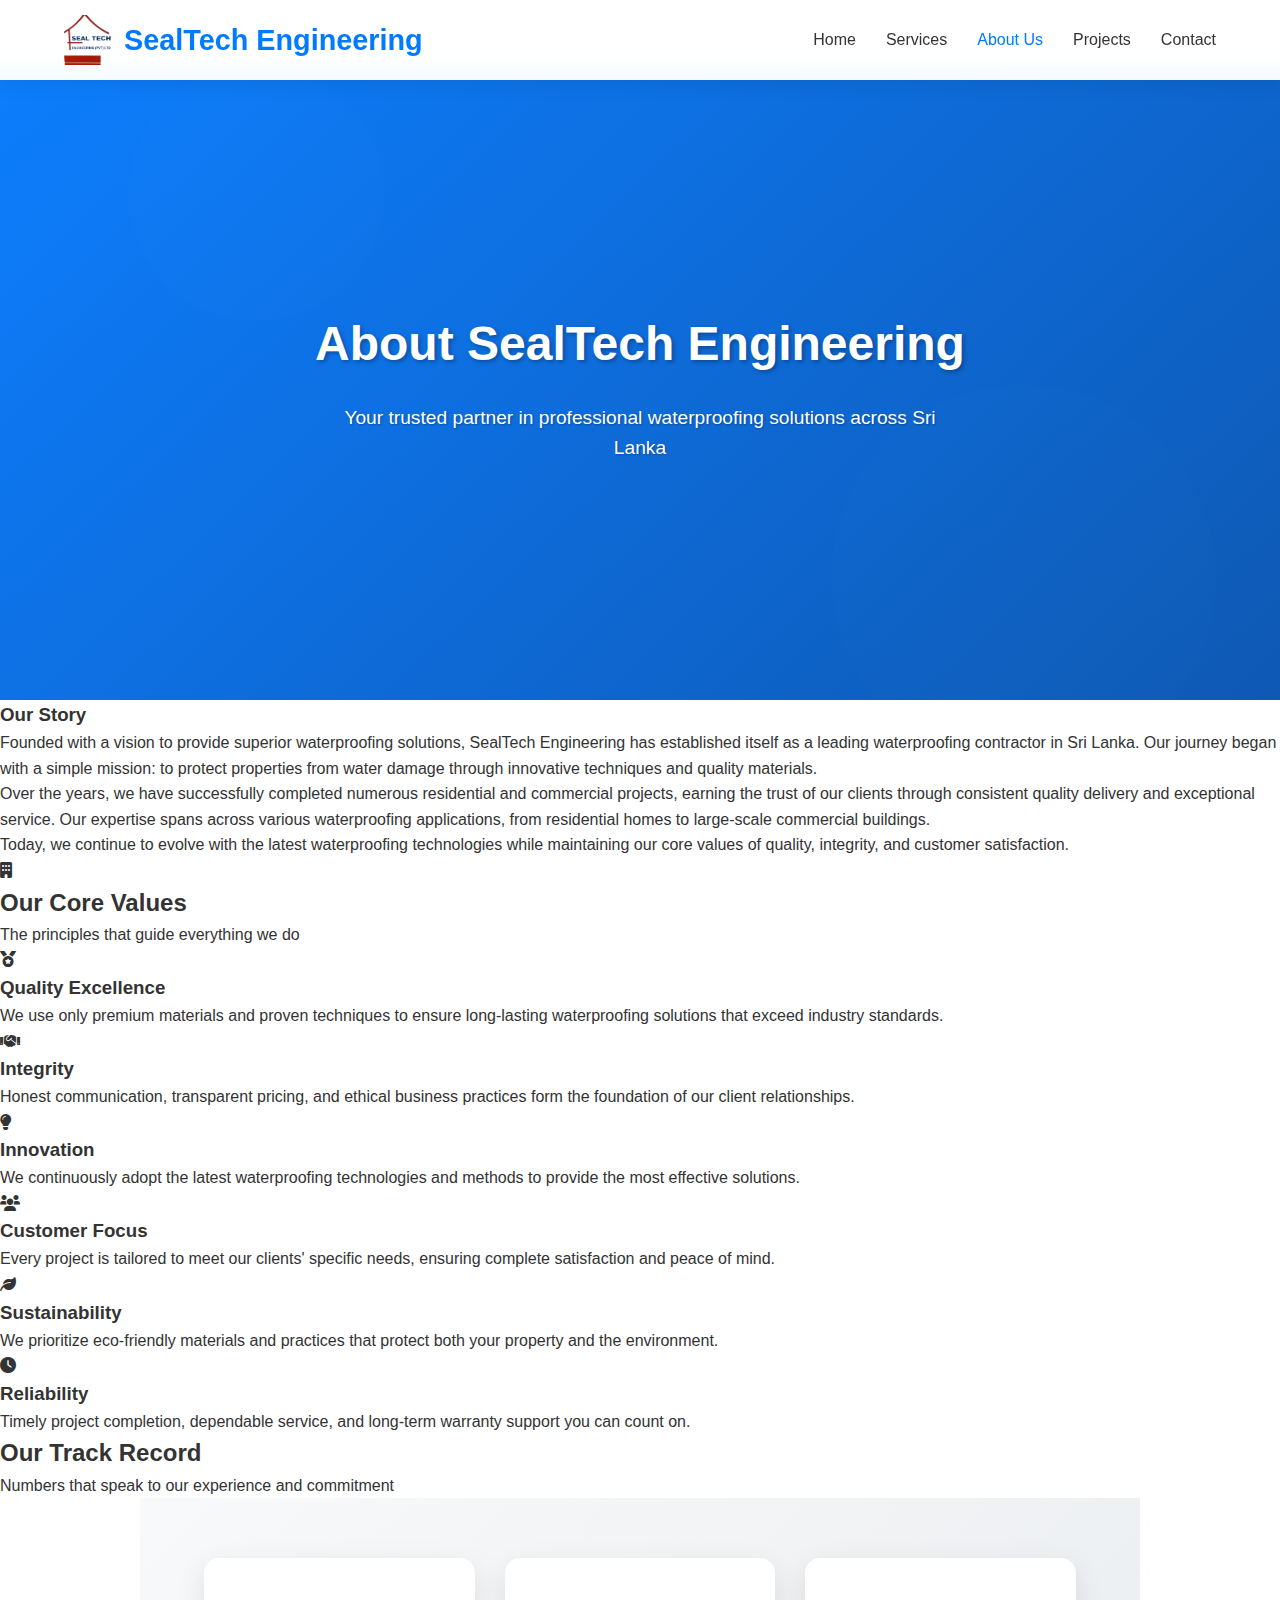
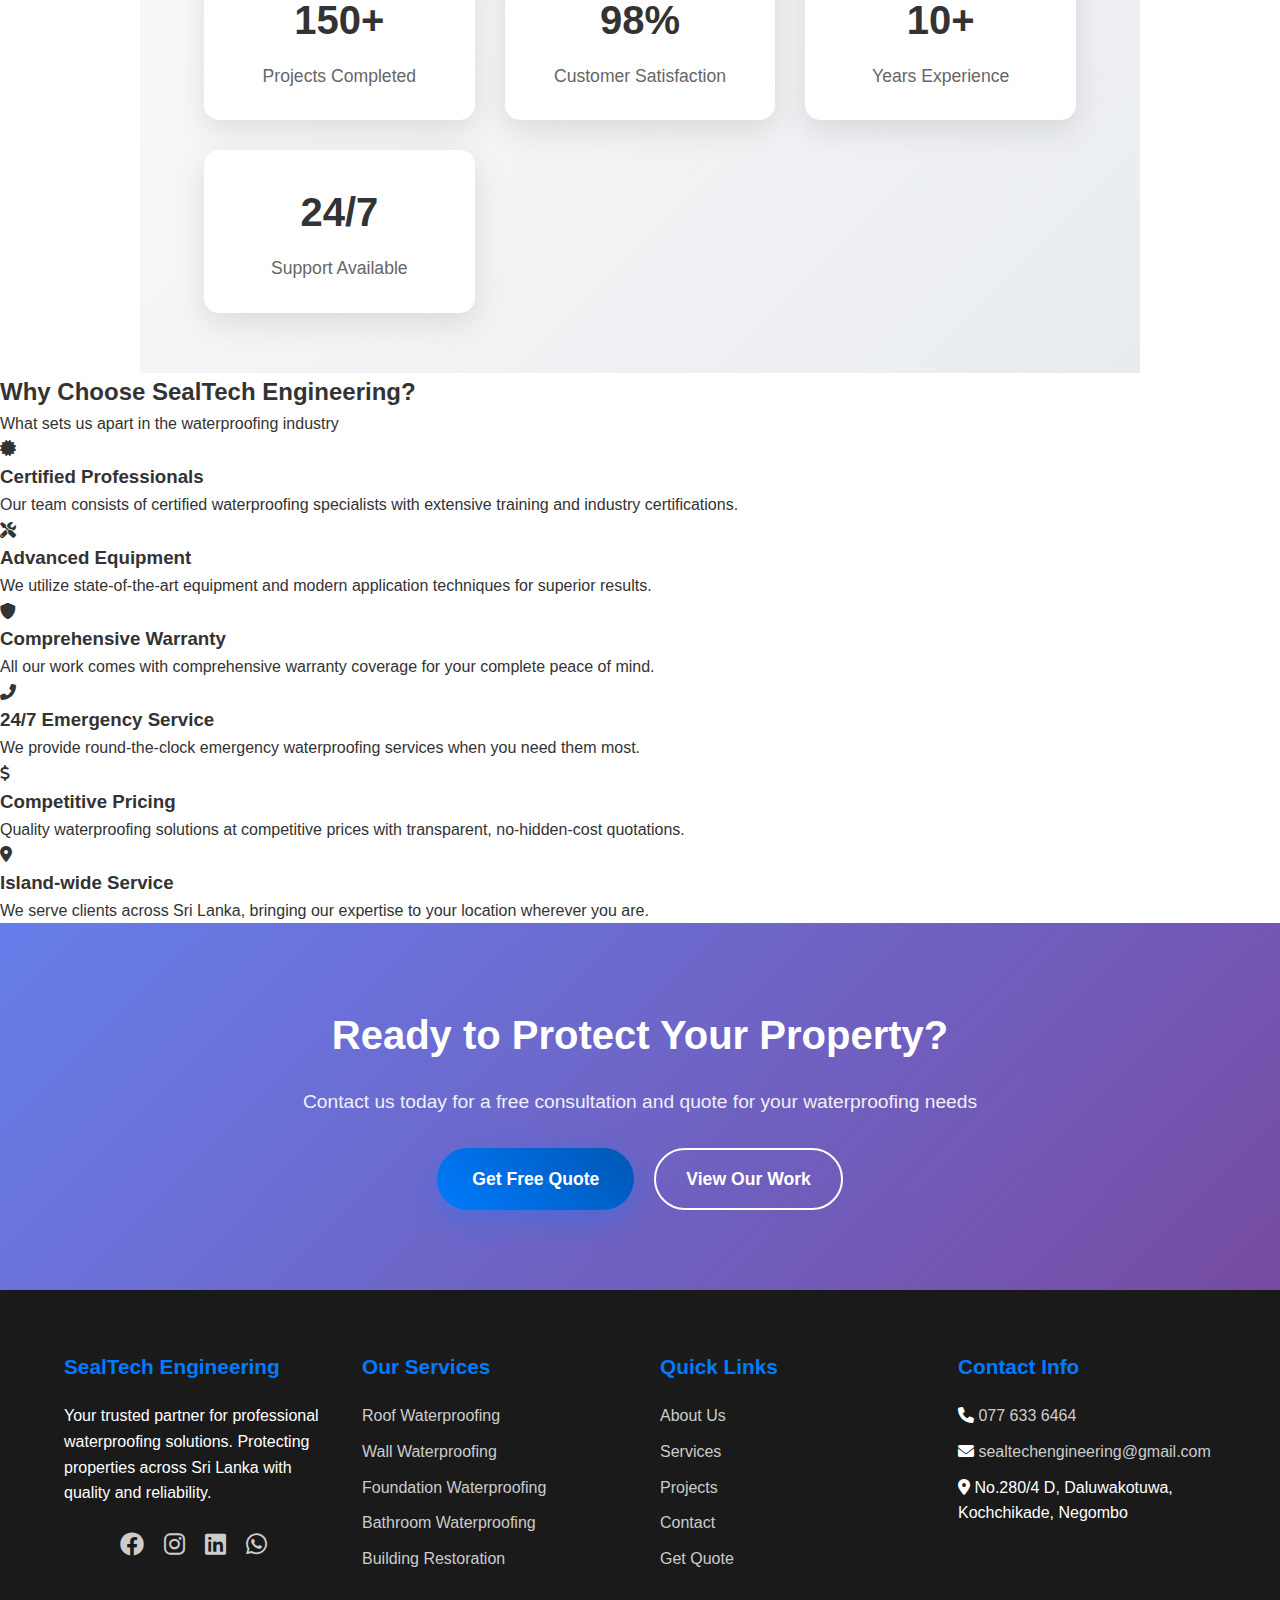
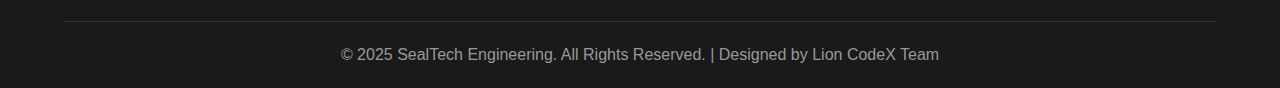
<file: pages/about.html>
<!DOCTYPE html>
<html lang="en">

<head>
    <meta charset="UTF-8">
    <meta name="viewport" content="width=device-width, initial-scale=1.0">
    <title>About Us - SealTech Engineering</title>
    <link href="../css/style.css" rel="stylesheet">
    <link href="../css/about.css" rel="stylesheet">
    <link href="https://cdnjs.cloudflare.com/ajax/libs/font-awesome/6.0.0/css/all.min.css" rel="stylesheet">
</head>

<body>
    <!-- Navigation -->
    <nav>
        <div class="logo">
            <img src="../images/logo.png" alt="Company Logo">
            <!-- <i class="fas fa-shield-alt"></i> -->
            SealTech Engineering
        </div>
        <ul class="nav-links">
            <li><a href="../index.html">Home</a></li>
            <li><a href="../pages/services.html">Services</a></li>
            <li><a href="#about" class="active">About Us</a></li>
            <li><a href="projects.html">Projects</a></li>
            <li><a href="contact.html">Contact</a></li>
        </ul>
        <div class="menu-toggle" id="menu-toggle">
            <span></span>
            <span></span>
            <span></span>
        </div>
    </nav>

    <!-- Page Header -->
    <section class="page-header">
        <div class="header-content">
            <h1>About SealTech Engineering</h1>
            <p>Your trusted partner in professional waterproofing solutions across Sri Lanka</p>
        </div>
    </section>

    <!-- Main Content -->
    <section class="main-content">
        <div class="container">
            <!-- Company Story -->
            <div class="company-story">
                <div class="story-content">
                    <h3>Our Story</h3>
                    <p>Founded with a vision to provide superior waterproofing solutions, SealTech Engineering has
                        established itself as a leading waterproofing contractor in Sri Lanka. Our journey began with a
                        simple mission: to protect properties from water damage through innovative techniques and
                        quality materials.</p>
                    <p>Over the years, we have successfully completed numerous residential and commercial projects,
                        earning the trust of our clients through consistent quality delivery and exceptional service.
                        Our expertise spans across various waterproofing applications, from residential homes to
                        large-scale commercial buildings.</p>
                    <p>Today, we continue to evolve with the latest waterproofing technologies while maintaining our
                        core values of quality, integrity, and customer satisfaction.</p>
                </div>
                <div class="story-image">
                    <i class="fas fa-building"></i>
                </div>
            </div>
        </div>
    </section>

    <!-- Values Section -->
    <section class="values-section">
        <div class="container">
            <div class="section-title">
                <h2>Our Core Values</h2>
                <p>The principles that guide everything we do</p>
            </div>
            <div class="values-grid">
                <div class="value-card">
                    <div class="value-icon">
                        <i class="fas fa-medal"></i>
                    </div>
                    <h3>Quality Excellence</h3>
                    <p>We use only premium materials and proven techniques to ensure long-lasting waterproofing
                        solutions that exceed industry standards.</p>
                </div>
                <div class="value-card">
                    <div class="value-icon">
                        <i class="fas fa-handshake"></i>
                    </div>
                    <h3>Integrity</h3>
                    <p>Honest communication, transparent pricing, and ethical business practices form the foundation of
                        our client relationships.</p>
                </div>
                <div class="value-card">
                    <div class="value-icon">
                        <i class="fas fa-lightbulb"></i>
                    </div>
                    <h3>Innovation</h3>
                    <p>We continuously adopt the latest waterproofing technologies and methods to provide the most
                        effective solutions.</p>
                </div>
                <div class="value-card">
                    <div class="value-icon">
                        <i class="fas fa-users"></i>
                    </div>
                    <h3>Customer Focus</h3>
                    <p>Every project is tailored to meet our clients' specific needs, ensuring complete satisfaction and
                        peace of mind.</p>
                </div>
                <div class="value-card">
                    <div class="value-icon">
                        <i class="fas fa-leaf"></i>
                    </div>
                    <h3>Sustainability</h3>
                    <p>We prioritize eco-friendly materials and practices that protect both your property and the
                        environment.</p>
                </div>
                <div class="value-card">
                    <div class="value-icon">
                        <i class="fas fa-clock"></i>
                    </div>
                    <h3>Reliability</h3>
                    <p>Timely project completion, dependable service, and long-term warranty support you can count on.
                    </p>
                </div>
            </div>
        </div>
    </section>

    <!-- Team Section -->
    <section class="team-section">
        <div class="container">
            <div class="section-title">
                <h2>Our Track Record</h2>
                <p>Numbers that speak to our experience and commitment</p>
            </div>
            <div class="team-stats">
                <div class="stat-item">
                    <div class="stat-number">150+</div>
                    <div class="stat-label">Projects Completed</div>
                </div>
                <div class="stat-item">
                    <div class="stat-number">98%</div>
                    <div class="stat-label">Customer Satisfaction</div>
                </div>
                <div class="stat-item">
                    <div class="stat-number">10+</div>
                    <div class="stat-label">Years Experience</div>
                </div>
                <div class="stat-item">
                    <div class="stat-number">24/7</div>
                    <div class="stat-label">Support Available</div>
                </div>
            </div>
        </div>
    </section>

    <!-- Why Choose Us -->
    <section class="why-choose">
        <div class="container">
            <div class="section-title">
                <h2>Why Choose SealTech Engineering?</h2>
                <p>What sets us apart in the waterproofing industry</p>
            </div>
            <div class="features-grid">
                <div class="feature-item">
                    <div class="feature-icon">
                        <i class="fas fa-certificate"></i>
                    </div>
                    <div class="feature-content">
                        <h3>Certified Professionals</h3>
                        <p>Our team consists of certified waterproofing specialists with extensive training and industry
                            certifications.</p>
                    </div>
                </div>
                <div class="feature-item">
                    <div class="feature-icon">
                        <i class="fas fa-tools"></i>
                    </div>
                    <div class="feature-content">
                        <h3>Advanced Equipment</h3>
                        <p>We utilize state-of-the-art equipment and modern application techniques for superior results.
                        </p>
                    </div>
                </div>
                <div class="feature-item">
                    <div class="feature-icon">
                        <i class="fas fa-shield-alt"></i>
                    </div>
                    <div class="feature-content">
                        <h3>Comprehensive Warranty</h3>
                        <p>All our work comes with comprehensive warranty coverage for your complete peace of mind.</p>
                    </div>
                </div>
                <div class="feature-item">
                    <div class="feature-icon">
                        <i class="fas fa-phone-alt"></i>
                    </div>
                    <div class="feature-content">
                        <h3>24/7 Emergency Service</h3>
                        <p>We provide round-the-clock emergency waterproofing services when you need them most.</p>
                    </div>
                </div>
                <div class="feature-item">
                    <div class="feature-icon">
                        <i class="fas fa-dollar-sign"></i>
                    </div>
                    <div class="feature-content">
                        <h3>Competitive Pricing</h3>
                        <p>Quality waterproofing solutions at competitive prices with transparent, no-hidden-cost
                            quotations.</p>
                    </div>
                </div>
                <div class="feature-item">
                    <div class="feature-icon">
                        <i class="fas fa-map-marker-alt"></i>
                    </div>
                    <div class="feature-content">
                        <h3>Island-wide Service</h3>
                        <p>We serve clients across Sri Lanka, bringing our expertise to your location wherever you are.
                        </p>
                    </div>
                </div>
            </div>
        </div>
    </section>

    <!-- CTA Section -->
    <section class="cta-section">
        <div class="container">
            <div class="cta-content">
                <h2>Ready to Protect Your Property?</h2>
                <p>Contact us today for a free consultation and quote for your waterproofing needs</p>
                <div class="cta-buttons">
                    <a href="contact.html" class="btn-primary">Get Free Quote</a>
                    <a href="projects.html" class="btn-secondary">View Our Work</a>
                </div>
            </div>
        </div>
    </section>

    <!-- Footer -->
    <footer>
        <div class="footer-content">
            <div class="footer-section">
                <h3>SealTech Engineering</h3>
                <p>Your trusted partner for professional waterproofing solutions. Protecting properties across Sri Lanka
                    with quality and reliability.</p>
                <div class="social-links">
                    <a href="#"><i class="fab fa-facebook"></i></a>
                    <a href="#"><i class="fab fa-instagram"></i></a>
                    <a href="#"><i class="fab fa-linkedin"></i></a>
                    <a href="#"><i class="fab fa-whatsapp"></i></a>
                </div>
            </div>
            <div class="footer-section">
                <h3>Our Services</h3>
                <ul>
                    <li><a href="../pages/services.html">Roof Waterproofing</a></li>
                    <li><a href="../pages/services.html">Wall Waterproofing</a></li>
                    <li><a href="../pages/services.html">Foundation Waterproofing</a></li>
                    <li><a href="../pages/services.html">Bathroom Waterproofing</a></li>
                    <li><a href="../pages/services.html">Building Restoration</a></li>
                </ul>
            </div>
            <div class="footer-section">
                <h3>Quick Links</h3>
                <ul>
                    <li><a href="#" class="active">About Us</a></li>
                    <li><a href="../pages/services.html">Services</a></li>
                    <li><a href="projects.html">Projects</a></li>
                    <li><a href="contact.html">Contact</a></li>
                    <li><a href="../index.html">Get Quote</a></li>
                </ul>
            </div>
            <div class="footer-section">
                <h3>Contact Info</h3>
                <ul>
                    <li><i class="fas fa-phone"></i> <a href="tel:0776336464">077 633 6464</a></li>
                    <li><i class="fas fa-envelope"></i> <a
                            href="mailto:sealtechengineering@gmail.com">sealtechengineering@gmail.com</a></li>
                    <li><i class="fas fa-map-marker-alt"></i> No.280/4 D, Daluwakotuwa, Kochchikade, Negombo</li>
                </ul>
            </div>
        </div>
        <div class="footer-bottom">
            <p>&copy; 2025 SealTech Engineering. All Rights Reserved. | Designed by Lion CodeX Team</p>
        </div>
    </footer>
    <script src="../js/script.js"></script>
    <script src="../js/about.js"></script>
</body>

</html>
</file>
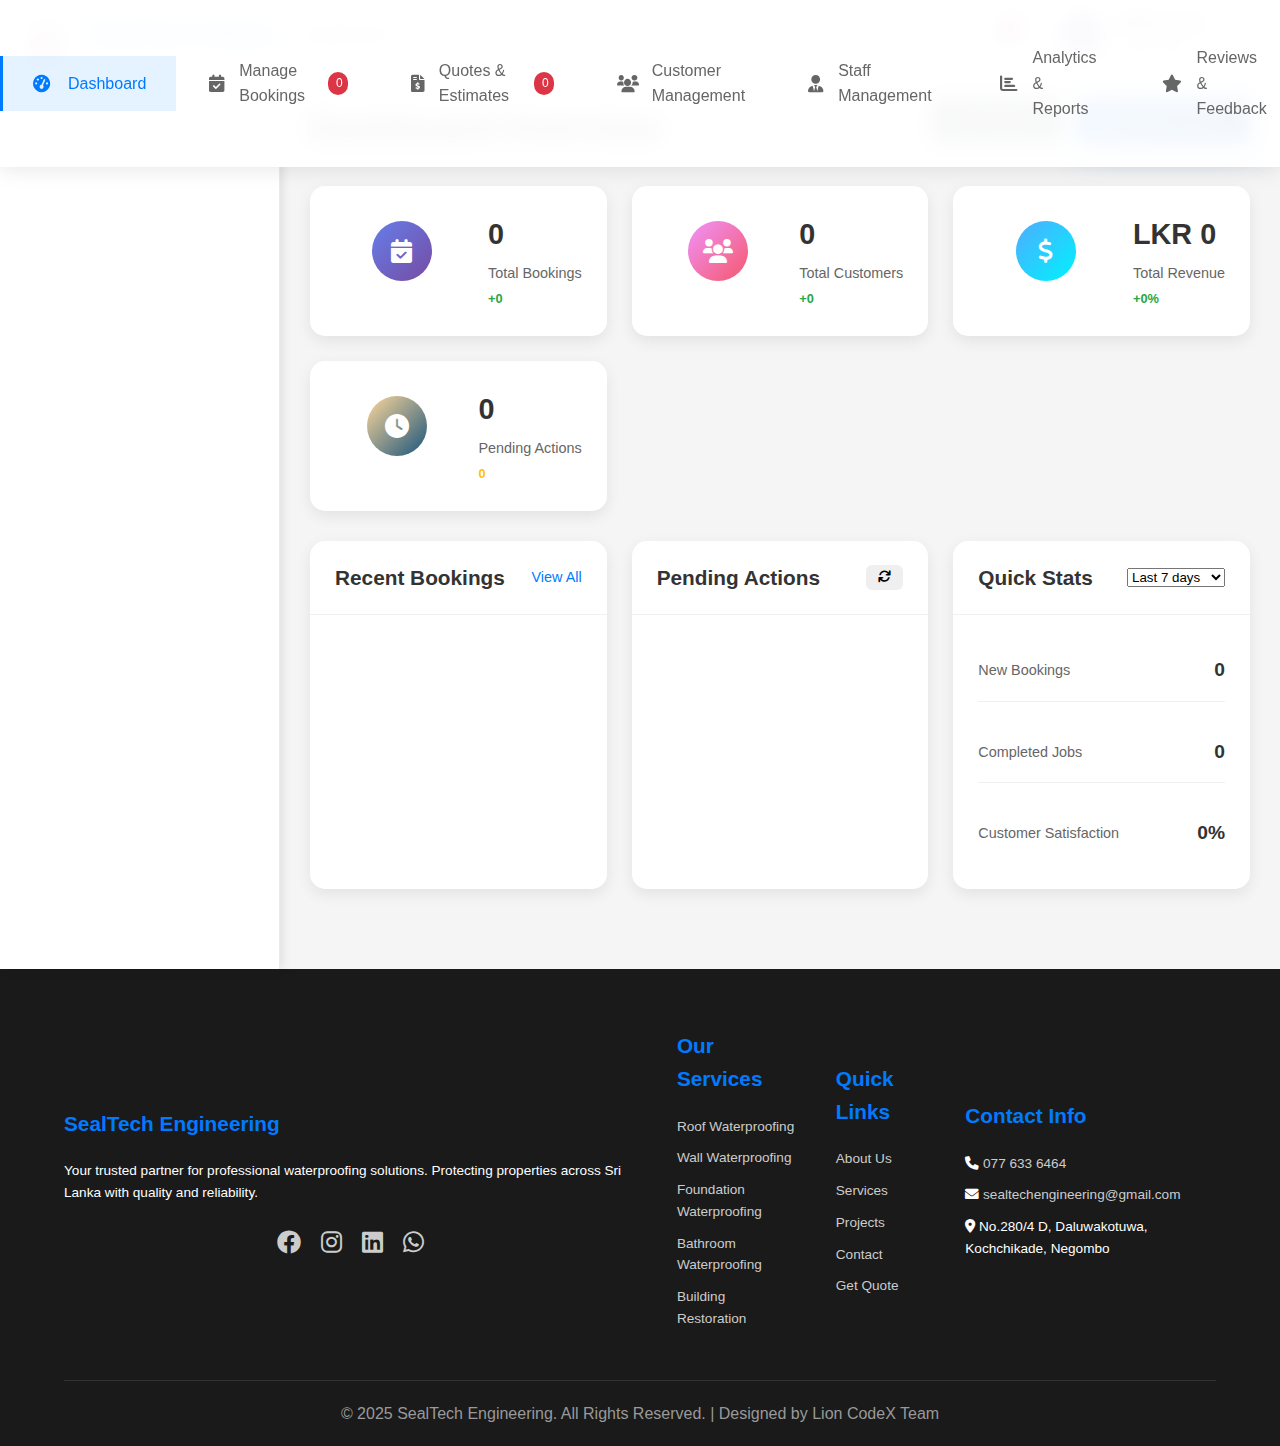
<file: pages/admin-dashboard.html>
<!DOCTYPE html>
<html lang="en">

<head>
    <meta charset="UTF-8">
    <meta name="viewport" content="width=device-width, initial-scale=1.0">
    <title>Admin Dashboard - SealTech Engineering</title>
    <link href="https://cdnjs.cloudflare.com/ajax/libs/font-awesome/6.0.0/css/all.min.css" rel="stylesheet">
    <link href="../css/style.css" rel="stylesheet">
    <link href="../css/admin-dashboard.css" rel="stylesheet">
</head>

<body class="admin-dashboard">
    <!-- Top Navigation -->
    <nav class="admin-nav">
        <div class="nav-left">
            <div class="logo">
                <img src="../images/logo.png" alt="Company Logo">
                <span>SealTech Admin</span>
            </div>
            <div class="breadcrumb">
                <span id="currentSection">Dashboard</span>
            </div>
        </div>

        <div class="nav-right">
            <div class="notification-icon">
                <i class="fas fa-bell"></i>
                <span class="notification-count" id="notificationCount">0</span>
            </div>
            <div class="admin-menu">
                <div class="admin-avatar">
                    <i class="fas fa-user-shield"></i>
                </div>
                <div class="admin-info">
                    <span id="adminName">Admin User</span>
                    <small id="adminRole">Administrator</small>
                </div>
                <div class="dropdown-trigger">
                    <i class="fas fa-chevron-down"></i>
                </div>
                <div class="admin-dropdown">
                    <a href="#" onclick="showSection('settings')">Settings</a>
                    <a href="#" onclick="logout()">Logout</a>
                </div>
            </div>
        </div>
    </nav>

    <!-- Main Container -->
    <div class="admin-container">
        <!-- Sidebar -->
        <aside class="admin-sidebar">
            <nav class="sidebar-nav">
                <a href="#dashboard" class="nav-item active" onclick="showSection('dashboard')">
                    <i class="fas fa-tachometer-alt"></i>
                    <span>Dashboard</span>
                </a>
                <a href="#bookings" class="nav-item" onclick="showSection('bookings')">
                    <i class="fas fa-calendar-check"></i>
                    <span>Manage Bookings</span>
                    <span class="badge" id="pendingBookingsBadge">0</span>
                </a>
                <a href="#quotes" class="nav-item" onclick="showSection('quotes')">
                    <i class="fas fa-file-invoice-dollar"></i>
                    <span>Quotes & Estimates</span>
                    <span class="badge" id="pendingQuotesBadge">0</span>
                </a>
                <a href="#customers" class="nav-item" onclick="showSection('customers')">
                    <i class="fas fa-users"></i>
                    <span>Customer Management</span>
                </a>
                <a href="#staff" class="nav-item" onclick="showSection('staff')">
                    <i class="fas fa-user-tie"></i>
                    <span>Staff Management</span>
                </a>
                <a href="#analytics" class="nav-item" onclick="showSection('analytics')">
                    <i class="fas fa-chart-bar"></i>
                    <span>Analytics & Reports</span>
                </a>
                <a href="#reviews" class="nav-item" onclick="showSection('reviews')">
                    <i class="fas fa-star"></i>
                    <span>Reviews & Feedback</span>
                </a>
                <a href="#settings" class="nav-item" onclick="showSection('settings')">
                    <i class="fas fa-cog"></i>
                    <span>System Settings</span>
                </a>
            </nav>
        </aside>

        <!-- Main Content -->
        <main class="admin-main">
            <!-- Dashboard Section -->
            <section id="dashboard" class="admin-section active">
                <div class="section-header">
                    <h1>Dashboard Overview</h1>
                    <div class="header-actions">
                        <button class="btn-secondary" onclick="refreshData()">
                            <i class="fas fa-sync-alt"></i>
                            Refresh
                        </button>
                        <button class="btn-primary" onclick="exportReport()">
                            <i class="fas fa-download"></i>
                            Export Report
                        </button>
                    </div>
                </div>

                <!-- Stats Grid -->
                <div class="stats-grid">
                    <div class="stat-card">
                        <div class="stat-icon booking">
                            <i class="fas fa-calendar-check"></i>
                        </div>
                        <div class="stat-info">
                            <h3 id="totalBookingsCount">0</h3>
                            <p>Total Bookings</p>
                            <span class="stat-change positive" id="bookingsChange">+0</span>
                        </div>
                    </div>
                    <div class="stat-card">
                        <div class="stat-icon customer">
                            <i class="fas fa-users"></i>
                        </div>
                        <div class="stat-info">
                            <h3 id="totalCustomersCount">0</h3>
                            <p>Total Customers</p>
                            <span class="stat-change positive" id="customersChange">+0</span>
                        </div>
                    </div>
                    <div class="stat-card">
                        <div class="stat-icon revenue">
                            <i class="fas fa-dollar-sign"></i>
                        </div>
                        <div class="stat-info">
                            <h3 id="totalRevenueCount">LKR 0</h3>
                            <p>Total Revenue</p>
                            <span class="stat-change positive" id="revenueChange">+0%</span>
                        </div>
                    </div>
                    <div class="stat-card">
                        <div class="stat-icon pending">
                            <i class="fas fa-clock"></i>
                        </div>
                        <div class="stat-info">
                            <h3 id="pendingActionsCount">0</h3>
                            <p>Pending Actions</p>
                            <span class="stat-change neutral" id="pendingChange">0</span>
                        </div>
                    </div>
                </div>

                <!-- Dashboard Content -->
                <div class="dashboard-content">
                    <!-- Recent Bookings -->
                    <div class="dashboard-card">
                        <div class="card-header">
                            <h2>Recent Bookings</h2>
                            <a href="#bookings" onclick="showSection('bookings')">View All</a>
                        </div>
                        <div class="card-content">
                            <div id="recentBookingsList" class="recent-list">
                                <!-- Recent bookings will be loaded here -->
                            </div>
                        </div>
                    </div>

                    <!-- Pending Actions -->
                    <div class="dashboard-card">
                        <div class="card-header">
                            <h2>Pending Actions</h2>
                            <button class="btn-small" onclick="refreshPendingActions()">
                                <i class="fas fa-sync"></i>
                            </button>
                        </div>
                        <div class="card-content">
                            <div id="pendingActionsList" class="pending-actions">
                                <!-- Pending actions will be loaded here -->
                            </div>
                        </div>
                    </div>

                    <!-- Quick Stats -->
                    <div class="dashboard-card">
                        <div class="card-header">
                            <h2>Quick Stats</h2>
                            <select id="statsTimeRange" onchange="updateQuickStats()">
                                <option value="7">Last 7 days</option>
                                <option value="30">Last 30 days</option>
                                <option value="90">Last 90 days</option>
                            </select>
                        </div>
                        <div class="card-content">
                            <div class="quick-stats">
                                <div class="quick-stat">
                                    <span class="stat-label">New Bookings</span>
                                    <span class="stat-value" id="newBookingsCount">0</span>
                                </div>
                                <div class="quick-stat">
                                    <span class="stat-label">Completed Jobs</span>
                                    <span class="stat-value" id="completedJobsCount">0</span>
                                </div>
                                <div class="quick-stat">
                                    <span class="stat-label">Customer Satisfaction</span>
                                    <span class="stat-value" id="satisfactionRate">0%</span>
                                </div>
                            </div>
                        </div>
                    </div>
                </div>
            </section>

            <!-- Bookings Management Section -->
            <section id="bookings" class="admin-section">
                <div class="section-header">
                    <h1>Bookings Management</h1>
                    <div class="section-filters">
                        <select id="bookingStatusFilter" onchange="filterBookings()">
                            <option value="all">All Status</option>
                            <option value="pending">Pending</option>
                            <option value="confirmed">Confirmed</option>
                            <option value="in-progress">In Progress</option>
                            <option value="completed">Completed</option>
                            <option value="cancelled">Cancelled</option>
                        </select>
                        <select id="serviceTypeFilter" onchange="filterBookings()">
                            <option value="all">All Services</option>
                            <option value="roof">Roof Waterproofing</option>
                            <option value="wall">Wall Waterproofing</option>
                            <option value="foundation">Foundation Waterproofing</option>
                            <option value="bathroom">Bathroom Waterproofing</option>
                            <option value="basement">Basement Waterproofing</option>
                            <option value="commercial">Commercial</option>
                        </select>
                        <input type="search" id="bookingSearch" placeholder="Search bookings..."
                            oninput="filterBookings()">
                    </div>
                </div>

                <div class="bookings-table-container">
                    <table class="bookings-table" id="bookingsTable">
                        <thead>
                            <tr>
                                <th>Booking ID</th>
                                <th>Customer</th>
                                <th>Service</th>
                                <th>Location</th>
                                <th>Date</th>
                                <th>Status</th>
                                <th>Actions</th>
                            </tr>
                        </thead>
                        <tbody id="bookingsTableBody">
                            <!-- Bookings will be loaded here -->
                        </tbody>
                    </table>
                </div>
            </section>

            <!-- Quotes Section -->
            <section id="quotes" class="admin-section">
                <div class="section-header">
                    <h1>Quotes & Estimates</h1>
                    <button class="btn-primary" onclick="createNewQuote()">
                        <i class="fas fa-plus"></i>
                        Create Quote
                    </button>
                </div>

                <div class="quotes-container" id="quotesContainer">
                    <!-- Quotes will be loaded here -->
                </div>
            </section>

            <!-- Customer Management Section -->
            <section id="customers" class="admin-section">
                <div class="section-header">
                    <h1>Customer Management</h1>
                    <div class="section-filters">
                        <input type="search" id="customerSearch" placeholder="Search customers..."
                            oninput="filterCustomers()">
                        <select id="customerTypeFilter" onchange="filterCustomers()">
                            <option value="all">All Types</option>
                            <option value="individual">Individual</option>
                            <option value="business">Business</option>
                            <option value="contractor">Contractor</option>
                        </select>
                    </div>
                </div>

                <div class="customers-grid" id="customersGrid">
                    <!-- Customers will be loaded here -->
                </div>
            </section>

            <!-- Staff Management Section -->
            <section id="staff" class="admin-section">
                <div class="section-header">
                    <h1>Staff Management</h1>
                    <button class="btn-primary" onclick="addNewStaff()">
                        <i class="fas fa-user-plus"></i>
                        Add Staff Member
                    </button>
                </div>

                <div class="staff-container" id="staffContainer">
                    <!-- Staff members will be loaded here -->
                </div>
            </section>

            <!-- Analytics Section -->
            <section id="analytics" class="admin-section">
                <div class="section-header">
                    <h1>Analytics & Reports</h1>
                    <div class="header-actions">
                        <select id="analyticsTimeRange" onchange="updateAnalytics()">
                            <option value="7">Last 7 days</option>
                            <option value="30">Last 30 days</option>
                            <option value="90">Last 90 days</option>
                            <option value="365">Last year</option>
                        </select>
                    </div>
                </div>

                <div class="analytics-grid">
                    <div class="analytics-card">
                        <h3>Booking Trends</h3>
                        <div class="chart-container">
                            <div class="chart-placeholder">
                                <i class="fas fa-chart-line"></i>
                                <p>Booking trends chart will be displayed here</p>
                            </div>
                        </div>
                    </div>

                    <div class="analytics-card">
                        <h3>Service Distribution</h3>
                        <div class="chart-container">
                            <div class="chart-placeholder">
                                <i class="fas fa-chart-pie"></i>
                                <p>Service distribution chart will be displayed here</p>
                            </div>
                        </div>
                    </div>

                    <div class="analytics-card">
                        <h3>Revenue Analysis</h3>
                        <div class="chart-container">
                            <div class="chart-placeholder">
                                <i class="fas fa-chart-bar"></i>
                                <p>Revenue analysis chart will be displayed here</p>
                            </div>
                        </div>
                    </div>

                    <div class="analytics-card">
                        <h3>Customer Satisfaction</h3>
                        <div class="satisfaction-metrics">
                            <div class="metric">
                                <span class="metric-value" id="avgRating">0.0</span>
                                <span class="metric-label">Average Rating</span>
                            </div>
                            <div class="metric">
                                <span class="metric-value" id="totalReviews">0</span>
                                <span class="metric-label">Total Reviews</span>
                            </div>
                            <div class="rating-breakdown" id="ratingBreakdown">
                                <!-- Rating breakdown will be loaded here -->
                            </div>
                        </div>
                    </div>
                </div>
            </section>

            <!-- Reviews Section -->
            <section id="reviews" class="admin-section">
                <div class="section-header">
                    <h1>Reviews & Feedback</h1>
                    <div class="section-filters">
                        <select id="reviewsFilter" onchange="filterReviews()">
                            <option value="all">All Reviews</option>
                            <option value="5">5 Stars</option>
                            <option value="4">4 Stars</option>
                            <option value="3">3 Stars</option>
                            <option value="2">2 Stars</option>
                            <option value="1">1 Star</option>
                        </select>
                    </div>
                </div>

                <div class="reviews-container" id="reviewsContainer">
                    <!-- Reviews will be loaded here -->
                </div>
            </section>

            <!-- Settings Section -->
            <section id="settings" class="admin-section">
                <div class="section-header">
                    <h1>System Settings</h1>
                </div>

                <div class="settings-container">
                    <div class="settings-card">
                        <h3>Business Information</h3>
                        <form id="businessInfoForm">
                            <div class="form-group">
                                <label for="businessName">Business Name</label>
                                <input type="text" id="businessName" value="SealTech Engineering">
                            </div>
                            <div class="form-group">
                                <label for="businessPhone">Phone Number</label>
                                <input type="tel" id="businessPhone" value="077 633 6464">
                            </div>
                            <div class="form-group">
                                <label for="businessEmail">Email</label>
                                <input type="email" id="businessEmail" value="info@sealtechengineering.com">
                            </div>
                            <div class="form-group">
                                <label for="businessAddress">Address</label>
                                <textarea id="businessAddress">No.280/4 D, Daluwakotuwa, Kochchikade, Negombo</textarea>
                            </div>
                            <button type="submit" class="btn-primary">Save Changes</button>
                        </form>
                    </div>

                    <div class="settings-card">
                        <h3>Service Settings</h3>
                        <form id="serviceSettingsForm">
                            <div class="form-group">
                                <label>
                                    <input type="checkbox" id="autoConfirmBookings">
                                    Auto-confirm bookings
                                </label>
                            </div>
                            <div class="form-group">
                                <label>
                                    <input type="checkbox" id="emailNotifications" checked>
                                    Send email notifications
                                </label>
                            </div>
                            <div class="form-group">
                                <label>
                                    <input type="checkbox" id="smsNotifications">
                                    Send SMS notifications
                                </label>
                            </div>
                            <div class="form-group">
                                <label for="maxBookingsPerDay">Max bookings per day</label>
                                <input type="number" id="maxBookingsPerDay" value="10" min="1">
                            </div>
                            <button type="submit" class="btn-primary">Save Settings</button>
                        </form>
                    </div>

                    <div class="settings-card">
                        <h3>Account Actions</h3>
                        <div class="form-group">
                            <button class="btn-secondary" onclick="changeAdminPassword()">
                                <i class="fas fa-key"></i>
                                Change Password
                            </button>
                        </div>
                        <div class="form-group">
                            <button class="btn-secondary" onclick="backupData()">
                                <i class="fas fa-database"></i>
                                Backup Data
                            </button>
                        </div>
                        <div class="form-group">
                            <button class="btn-danger" onclick="systemReset()">
                                <i class="fas fa-exclamation-triangle"></i>
                                System Reset
                            </button>
                        </div>
                    </div>
                </div>
            </section>
        </main>
    </div>

    </div>

    <!-- Footer -->
    <footer>
        <div class="footer-content">
            <div class="footer-section">
                <h3>SealTech Engineering</h3>
                <p>Your trusted partner for professional waterproofing solutions. Protecting properties across Sri Lanka
                    with quality and reliability.</p>
                <div class="social-links">
                    <a href="#"><i class="fab fa-facebook"></i></a>
                    <a href="#"><i class="fab fa-instagram"></i></a>
                    <a href="#"><i class="fab fa-linkedin"></i></a>
                    <a href="#"><i class="fab fa-whatsapp"></i></a>
                </div>
            </div>
            <div class="footer-section">
                <h3>Our Services</h3>
                <ul>
                    <li><a href="../pages/services.html">Roof Waterproofing</a></li>
                    <li><a href="../pages/services.html">Wall Waterproofing</a></li>
                    <li><a href="../pages/services.html">Foundation Waterproofing</a></li>
                    <li><a href="../pages/services.html">Bathroom Waterproofing</a></li>
                    <li><a href="../pages/services.html">Building Restoration</a></li>
                </ul>
            </div>
            <div class="footer-section">
                <h3>Quick Links</h3>
                <ul>
                    <li><a href="#" class="active">About Us</a></li>
                    <li><a href="../pages/services.html">Services</a></li>
                    <li><a href="projects.html">Projects</a></li>
                    <li><a href="contact.html">Contact</a></li>
                    <li><a href="../index.html">Get Quote</a></li>
                </ul>
            </div>
            <div class="footer-section">
                <h3>Contact Info</h3>
                <ul>
                    <li><i class="fas fa-phone"></i> <a href="tel:0776336464">077 633 6464</a></li>
                    <li><i class="fas fa-envelope"></i> <a
                            href="mailto:sealtechengineering@gmail.com">sealtechengineering@gmail.com</a></li>
                    <li><i class="fas fa-map-marker-alt"></i> No.280/4 D, Daluwakotuwa, Kochchikade, Negombo</li>
                </ul>
            </div>
        </div>
        <div class="footer-bottom">
            <p>&copy; 2025 SealTech Engineering. All Rights Reserved. | Designed by Lion CodeX Team</p>
        </div>
    </footer>

    <!-- Load JavaScript Files -->
    <script src="../js/script.js"></script>
    <script src="../js/admin-dashboard.js"></script>

    <!-- Utility Functions for Settings (temporary placeholders) -->
    <script>
        // Additional functions that weren't in the original admin-dashboard.js
        function createNewQuote() {
            showNotification('Create new quote functionality would be implemented here', 'info');
        }

        function addNewStaff() {
            showNotification('Add staff functionality would be implemented here', 'info');
        }

        function updateAnalytics() {
            showNotification('Analytics updated for selected time range', 'info');
        }

        function refreshPendingActions() {
            loadPendingActions();
            showNotification('Pending actions refreshed!', 'info');
        }

        function changeAdminPassword() {
            showNotification('Password change functionality would be implemented here', 'info');
        }

        function backupData() {
            showNotification('Data backup functionality would be implemented here', 'info');
        }

        function systemReset() {
            if (confirm('Are you sure you want to reset the system? This action cannot be undone.')) {
                showNotification('System reset functionality would be implemented here', 'warning');
            }
        }
    </script>

</body>

</html>
</file>
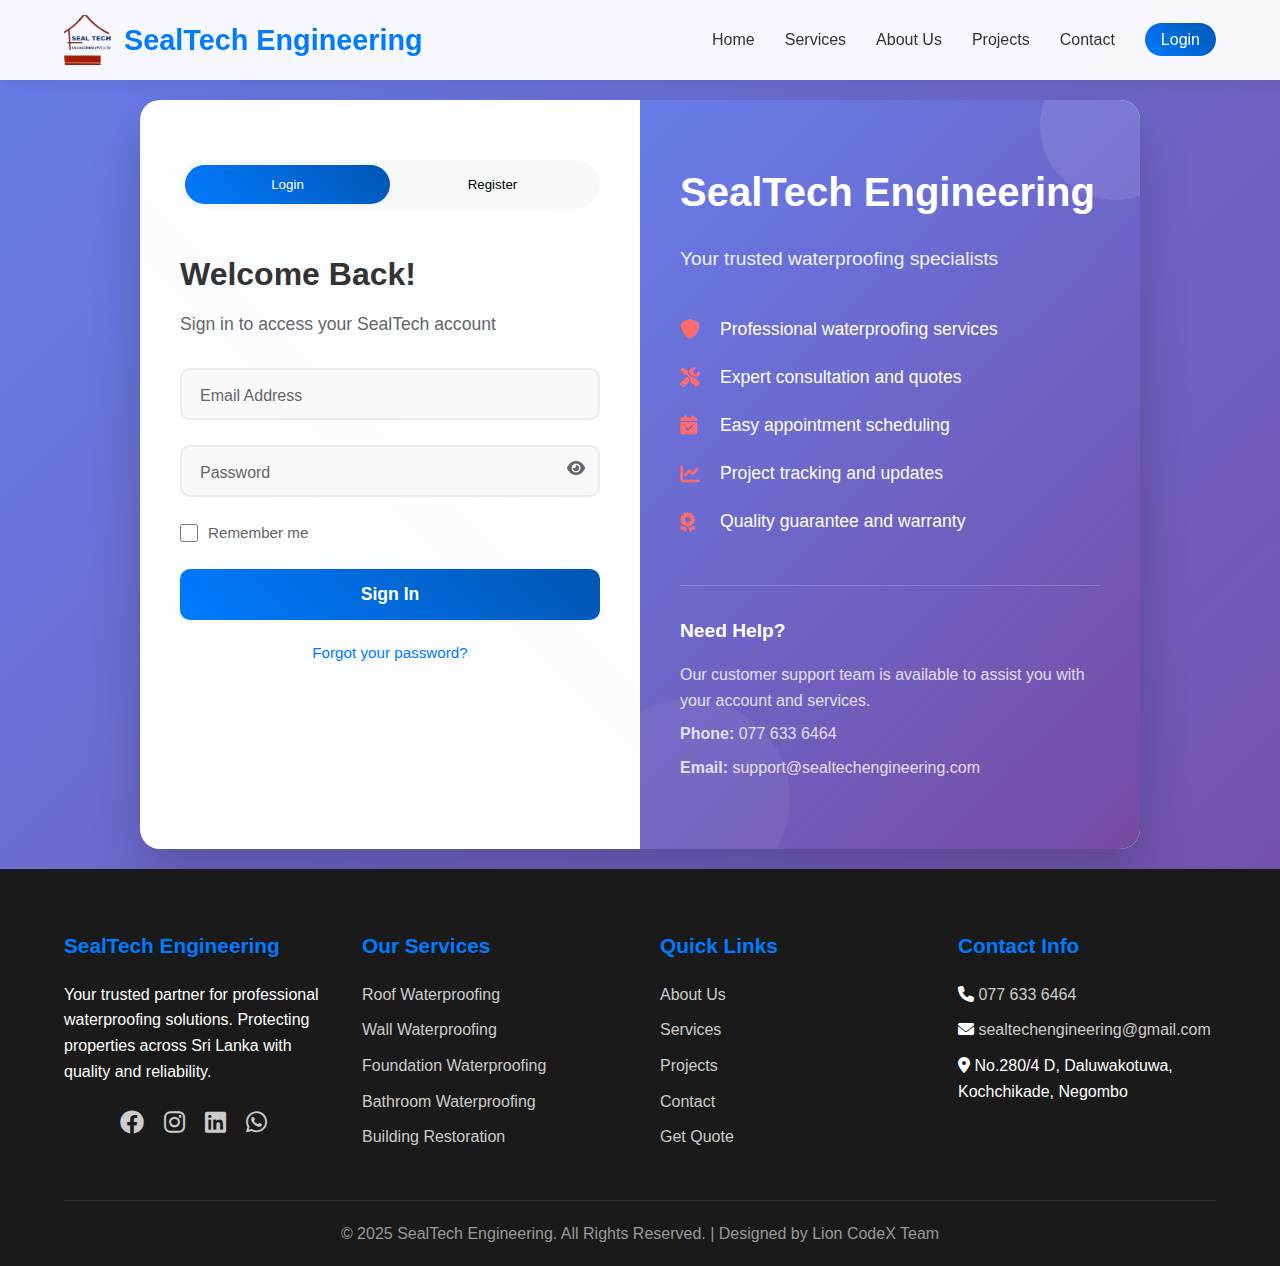
<file: pages/auth.html>
<!DOCTYPE html>
<html lang="en">

<head>
    <meta charset="UTF-8">
    <meta name="viewport" content="width=device-width, initial-scale=1.0">
    <title>Login & Register - SealTech Engineering</title>
    <link href="https://cdnjs.cloudflare.com/ajax/libs/font-awesome/6.0.0/css/all.min.css" rel="stylesheet">
    <link href="../css/style.css" rel="stylesheet">
    <link href="../css/auth.css" rel="stylesheet">
</head>

<body>
    <!-- Navigation -->
    <nav>
        <div class="logo">
            <img src="../images/logo.png" alt="Company Logo">
            SealTech Engineering
        </div>
        <ul class="nav-links">
            <li><a href="../index.html">Home</a></li>
            <li><a href="services.html">Services</a></li>
            <li><a href="about.html">About Us</a></li>
            <li><a href="projects.html">Projects</a></li>
            <li><a href="contact.html">Contact</a></li>
        </ul>
        <div class="menu-toggle" id="menu-toggle">
            <span></span>
            <span></span>
            <span></span>
        </div>
    </nav>

    <!-- Auth Container -->
    <div class="auth-container">
        <div class="auth-content">
            <!-- Form Section -->
            <div class="form-section">
                <div class="form-content">
                    <!-- Toggle Buttons -->
                    <div class="form-toggle">
                        <button class="toggle-btn active" onclick="switchForm('login')">Login</button>
                        <button class="toggle-btn" onclick="switchForm('register')">Register</button>
                        <div class="toggle-slider" id="toggleSlider"></div>
                    </div>

                    <!-- Alert Messages -->
                    <div class="alert" id="alertMessage"></div>

                    <!-- Login Form -->
                    <form class="auth-form active" id="loginForm">
                        <h2 class="form-title">Welcome Back!</h2>
                        <p class="form-subtitle">Sign in to access your SealTech account</p>

                        <div class="form-group">
                            <input type="email" id="loginEmail" placeholder=" " required>
                            <label for="loginEmail">Email Address</label>
                        </div>

                        <div class="form-group">
                            <input type="password" id="loginPassword" placeholder=" " required>
                            <label for="loginPassword">Password</label>
                            <i class="fas fa-eye password-toggle" onclick="togglePassword('loginPassword')"></i>
                        </div>

                        <div class="checkbox-group">
                            <input type="checkbox" id="rememberMe">
                            <label for="rememberMe">Remember me</label>
                        </div>

                        <button type="submit" class="submit-btn">Sign In</button>

                        <div class="forgot-password">
                            <a href="#" onclick="showForgotPassword()">Forgot your password?</a>
                        </div>
                    </form>

                    <!-- Register Form -->
                    <form class="auth-form" id="registerForm">
                        <h2 class="form-title">Create Account</h2>
                        <p class="form-subtitle">Join SealTech for professional waterproofing services</p>

                        <div class="form-row">
                            <div class="form-group">
                                <input type="text" id="firstName" placeholder=" " required>
                                <label for="firstName">First Name</label>
                            </div>
                            <div class="form-group">
                                <input type="text" id="lastName" placeholder=" " required>
                                <label for="lastName">Last Name</label>
                            </div>
                        </div>

                        <div class="form-group">
                            <input type="email" id="registerEmail" placeholder=" " required>
                            <label for="registerEmail">Email Address</label>
                        </div>

                        <div class="form-group">
                            <input type="tel" id="phone" placeholder=" " required>
                            <label for="phone">Phone Number</label>
                        </div>

                        <div class="form-group">
                            <input type="text" id="address" placeholder=" " required>
                            <label for="address">Address</label>
                        </div>

                        <div class="form-row">
                            <div class="form-group">
                                <input type="password" id="registerPassword" placeholder=" " required>
                                <label for="registerPassword">Password</label>
                                <i class="fas fa-eye password-toggle" onclick="togglePassword('registerPassword')"></i>
                            </div>
                            <div class="form-group">
                                <input type="password" id="confirmPassword" placeholder=" " required>
                                <label for="confirmPassword">Confirm Password</label>
                                <i class="fas fa-eye password-toggle" onclick="togglePassword('confirmPassword')"></i>
                            </div>
                        </div>

                        <div class="form-group">
                            <select id="userType" required>
                                <option value=""></option>
                                <option value="individual">Individual Customer</option>
                                <option value="business">Business Customer</option>
                                <option value="contractor">Contractor/Partner</option>
                            </select>
                            <label for="userType">Account Type</label>
                        </div>

                        <div class="checkbox-group">
                            <input type="checkbox" id="agreeTerms" required>
                            <label for="agreeTerms">I agree to the Terms of Service and Privacy Policy</label>
                        </div>

                        <div class="checkbox-group">
                            <input type="checkbox" id="newsletter">
                            <label for="newsletter">Subscribe to newsletters and updates</label>
                        </div>

                        <button type="submit" class="submit-btn">Create Account</button>
                    </form>
                </div>
            </div>

            <!-- Info Section -->
            <div class="info-section">
                <div class="info-content">
                    <h2 class="info-title">SealTech Engineering</h2>
                    <p class="info-subtitle">Your trusted waterproofing specialists</p>

                    <ul class="features-list">
                        <li>
                            <i class="fas fa-shield-alt"></i>
                            Professional waterproofing services
                        </li>
                        <li>
                            <i class="fas fa-tools"></i>
                            Expert consultation and quotes
                        </li>
                        <li>
                            <i class="fas fa-calendar-check"></i>
                            Easy appointment scheduling
                        </li>
                        <li>
                            <i class="fas fa-chart-line"></i>
                            Project tracking and updates
                        </li>
                        <li>
                            <i class="fas fa-award"></i>
                            Quality guarantee and warranty
                        </li>
                    </ul>

                    <div class="contact-info">
                        <h4>Need Help?</h4>
                        <p>Our customer support team is available to assist you with your account and services.</p>
                        <p><strong>Phone:</strong> 077 633 6464</p>
                        <p><strong>Email:</strong> support@sealtechengineering.com</p>
                    </div>
                </div>
            </div>
        </div>
    </div>

    <!-- Footer -->
    <footer>
        <div class="footer-content">
            <div class="footer-section">
                <h3>SealTech Engineering</h3>
                <p>Your trusted partner for professional waterproofing solutions. Protecting properties across Sri Lanka
                    with quality and reliability.</p>
                <div class="social-links">
                    <a href="#"><i class="fab fa-facebook"></i></a>
                    <a href="#"><i class="fab fa-instagram"></i></a>
                    <a href="#"><i class="fab fa-linkedin"></i></a>
                    <a href="#"><i class="fab fa-whatsapp"></i></a>
                </div>
            </div>
            <div class="footer-section">
                <h3>Our Services</h3>
                <ul>
                    <li><a href="services.html">Roof Waterproofing</a></li>
                    <li><a href="services.html">Wall Waterproofing</a></li>
                    <li><a href="services.html">Foundation Waterproofing</a></li>
                    <li><a href="services.html">Bathroom Waterproofing</a></li>
                    <li><a href="services.html">Building Restoration</a></li>
                </ul>
            </div>
            <div class="footer-section">
                <h3>Quick Links</h3>
                <ul>
                    <li><a href="about.html">About Us</a></li>
                    <li><a href="services.html">Services</a></li>
                    <li><a href="projects.html">Projects</a></li>
                    <li><a href="contact.html">Contact</a></li>
                    <li><a href="../index.html">Get Quote</a></li>
                </ul>
            </div>
            <div class="footer-section">
                <h3>Contact Info</h3>
                <ul>
                    <li><i class="fas fa-phone"></i> <a href="tel:0776336464">077 633 6464</a></li>
                    <li><i class="fas fa-envelope"></i> <a
                            href="mailto:sealtechengineering@gmail.com">sealtechengineering@gmail.com</a></li>
                    <li><i class="fas fa-map-marker-alt"></i> No.280/4 D, Daluwakotuwa, Kochchikade, Negombo</li>
                </ul>
            </div>
        </div>
        <div class="footer-bottom">
            <p>&copy; 2025 SealTech Engineering. All Rights Reserved. | Designed by Lion CodeX Team</p>
        </div>
    </footer>

    <script src="../js/script.js"></script>
    <script src="../js/auth.js"></script>
    <script src="../js/session-manager.js"></script>

</body>

</html>
</file>
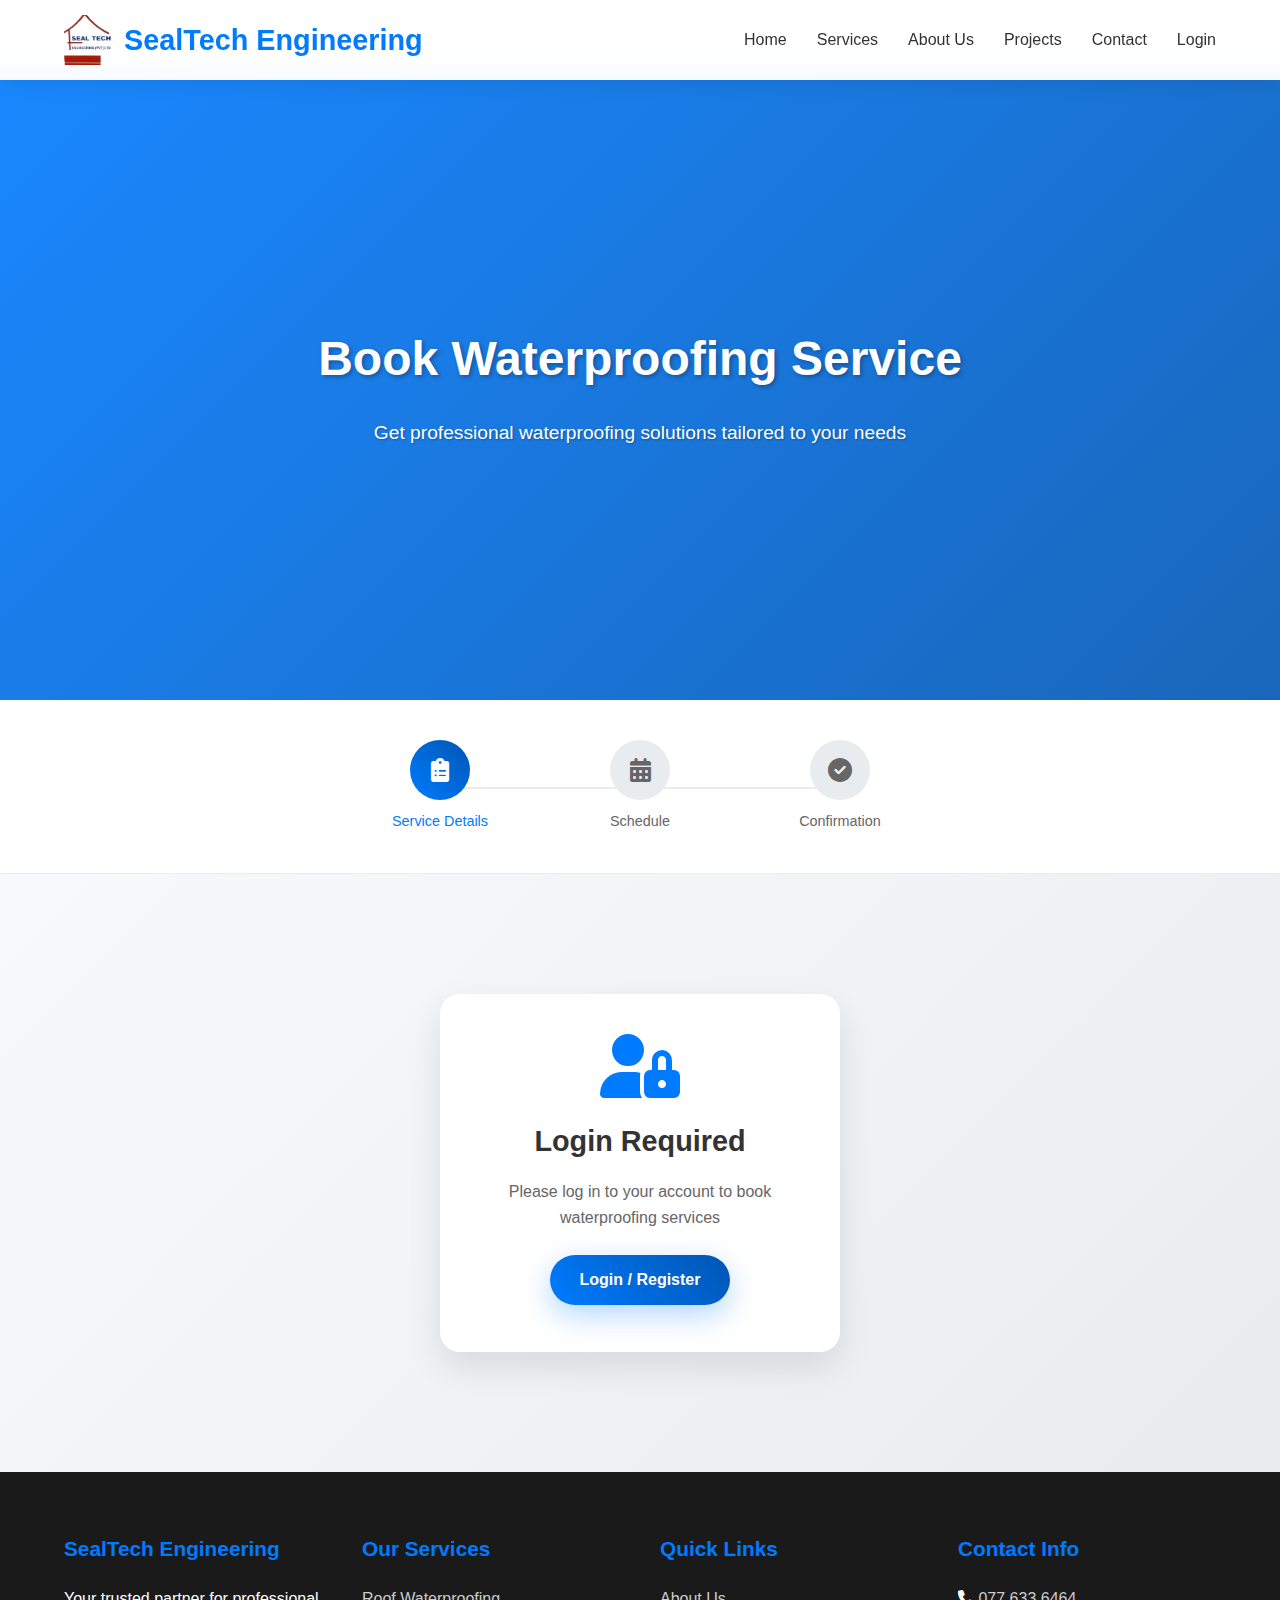
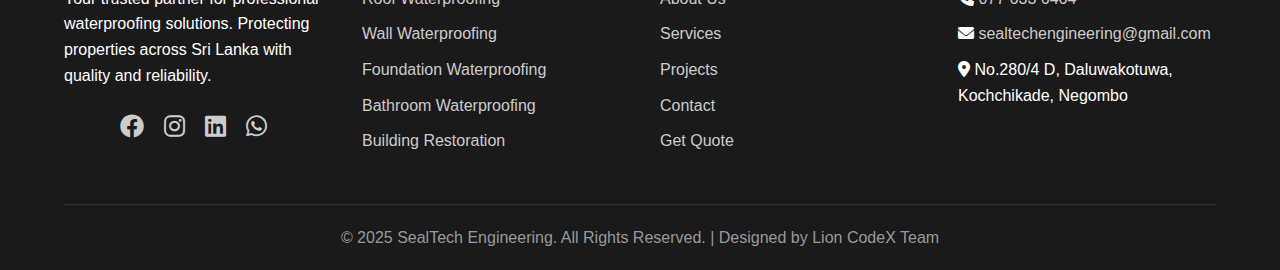
<file: pages/booking.html>
<!DOCTYPE html>
<html lang="en">

<head>
    <meta charset="UTF-8">
    <meta name="viewport" content="width=device-width, initial-scale=1.0">
    <title>Book Service - SealTech Engineering</title>
    <link href="https://cdnjs.cloudflare.com/ajax/libs/font-awesome/6.0.0/css/all.min.css" rel="stylesheet">
    <link href="../css/style.css" rel="stylesheet">
    <link href="../css/booking.css" rel="stylesheet">
</head>

<body>
    <!-- Navigation -->
    <nav>
        <div class="logo">
            <img src="../images/logo.png" alt="Company Logo">
            SealTech Engineering
        </div>
        <ul class="nav-links">
            <li><a href="../index.html">Home</a></li>
            <li><a href="services.html">Services</a></li>
            <li><a href="about.html">About Us</a></li>
            <li><a href="projects.html">Projects</a></li>
            <li><a href="contact.html">Contact</a></li>
            <li><a href="auth.html" id="authLink">Login</a></li>
        </ul>
        <div class="menu-toggle" id="menu-toggle">
            <span></span>
            <span></span>
            <span></span>
        </div>
    </nav>

    <!-- Page Header -->
    <section class="page-header">
        <div class="header-content">
            <h1>Book Waterproofing Service</h1>
            <p>Get professional waterproofing solutions tailored to your needs</p>
        </div>
    </section>

    <!-- Booking Progress -->
    <section class="booking-progress">
        <div class="container">
            <div class="progress-steps">
                <div class="step active" data-step="1">
                    <div class="step-icon"><i class="fas fa-clipboard-list"></i></div>
                    <div class="step-text">Service Details</div>
                </div>
                <div class="step" data-step="2">
                    <div class="step-icon"><i class="fas fa-calendar-alt"></i></div>
                    <div class="step-text">Schedule</div>
                </div>
                <div class="step" data-step="3">
                    <div class="step-icon"><i class="fas fa-check-circle"></i></div>
                    <div class="step-text">Confirmation</div>
                </div>
            </div>
        </div>
    </section>

    <!-- Main Booking Form -->
    <section class="booking-form-section">
        <div class="container">
            <!-- Login Prompt for Non-authenticated Users -->
            <div class="login-prompt" id="loginPrompt" style="display: none;">
                <div class="prompt-card">
                    <i class="fas fa-user-lock"></i>
                    <h3>Login Required</h3>
                    <p>Please log in to your account to book waterproofing services</p>
                    <a href="auth.html" class="btn-primary">Login / Register</a>
                </div>
            </div>

            <!-- Booking Form -->
            <div class="booking-form-container" id="bookingFormContainer">
                <!-- Step 1: Service Details -->
                <div class="form-step active" id="step1">
                    <div class="step-header">
                        <h2>Service Details</h2>
                        <p>Tell us about your waterproofing needs</p>
                    </div>

                    <form id="bookingForm">
                        <!-- Service Type Selection -->
                        <div class="form-section">
                            <h3>Select Service Type</h3>
                            <div class="service-grid">
                                <div class="service-card" data-service="roof">
                                    <div class="service-icon">
                                        <i class="fas fa-home"></i>
                                    </div>
                                    <h4>Roof Waterproofing</h4>
                                    <p>Complete roof protection and leak prevention</p>
                                    <div class="service-price">From LKR 15,000</div>
                                </div>
                                
                                <div class="service-card" data-service="wall">
                                    <div class="service-icon">
                                        <i class="fas fa-building"></i>
                                    </div>
                                    <h4>Wall Waterproofing</h4>
                                    <p>Interior and exterior wall protection</p>
                                    <div class="service-price">From LKR 8,000</div>
                                </div>
                                
                                <div class="service-card" data-service="foundation">
                                    <div class="service-icon">
                                        <i class="fas fa-hammer"></i>
                                    </div>
                                    <h4>Foundation Waterproofing</h4>
                                    <p>Deep foundation seal and protection</p>
                                    <div class="service-price">From LKR 25,000</div>
                                </div>
                                
                                <div class="service-card" data-service="bathroom">
                                    <div class="service-icon">
                                        <i class="fas fa-bath"></i>
                                    </div>
                                    <h4>Bathroom Waterproofing</h4>
                                    <p>Complete wet area waterproofing</p>
                                    <div class="service-price">From LKR 12,000</div>
                                </div>
                                
                                <div class="service-card" data-service="basement">
                                    <div class="service-icon">
                                        <i class="fas fa-warehouse"></i>
                                    </div>
                                    <h4>Basement Waterproofing</h4>
                                    <p>Basement moisture and flood protection</p>
                                    <div class="service-price">From LKR 30,000</div>
                                </div>
                                
                                <div class="service-card" data-service="commercial">
                                    <div class="service-icon">
                                        <i class="fas fa-city"></i>
                                    </div>
                                    <h4>Commercial Projects</h4>
                                    <p>Large-scale commercial waterproofing</p>
                                    <div class="service-price">Quote on Request</div>
                                </div>
                            </div>
                            <input type="hidden" id="selectedService" name="serviceType" required>
                        </div>

                        <!-- Project Details -->
                        <div class="form-section">
                            <h3>Project Information</h3>
                            <div class="form-row">
                                <div class="form-group">
                                    <input type="text" id="projectLocation" name="projectLocation" placeholder=" " required>
                                    <label for="projectLocation">Project Location</label>
                                </div>
                                <div class="form-group">
                                    <select id="propertyType" name="propertyType" required>
                                        <option value=""></option>
                                        <option value="residential">Residential House</option>
                                        <option value="apartment">Apartment/Condo</option>
                                        <option value="commercial">Commercial Building</option>
                                        <option value="industrial">Industrial Facility</option>
                                        <option value="other">Other</option>
                                    </select>
                                    <label for="propertyType">Property Type</label>
                                </div>
                            </div>

                            <div class="form-row">
                                <div class="form-group">
                                    <input type="number" id="projectArea" name="projectArea" placeholder=" " min="1">
                                    <label for="projectArea">Area (Square Feet)</label>
                                </div>
                                <div class="form-group">
                                    <select id="urgency" name="urgency" required>
                                        <option value=""></option>
                                        <option value="emergency">Emergency (ASAP)</option>
                                        <option value="urgent">Urgent (Within 1 week)</option>
                                        <option value="normal">Normal (2-4 weeks)</option>
                                        <option value="flexible">Flexible (1-3 months)</option>
                                    </select>
                                    <label for="urgency">Project Urgency</label>
                                </div>
                            </div>

                            <div class="form-group">
                                <textarea id="problemDescription" name="problemDescription" placeholder=" " required></textarea>
                                <label for="problemDescription">Describe the Problem/Requirements</label>
                            </div>
                        </div>

                        <!-- Budget Range -->
                        <div class="form-section">
                            <h3>Budget Information</h3>
                            <div class="budget-options">
                                <div class="budget-card" data-budget="under-100k">
                                    <div class="budget-amount">Under LKR 100,000</div>
                                    <div class="budget-desc">Small repairs and treatments</div>
                                </div>
                                <div class="budget-card" data-budget="100k-500k">
                                    <div class="budget-amount">LKR 100,000 - 500,000</div>
                                    <div class="budget-desc">Medium-scale waterproofing</div>
                                </div>
                                <div class="budget-card" data-budget="500k-1m">
                                    <div class="budget-amount">LKR 500,000 - 1,000,000</div>
                                    <div class="budget-desc">Comprehensive solutions</div>
                                </div>
                                <div class="budget-card" data-budget="1m-plus">
                                    <div class="budget-amount">Above LKR 1,000,000</div>
                                    <div class="budget-desc">Large commercial projects</div>
                                </div>
                                <div class="budget-card" data-budget="discuss">
                                    <div class="budget-amount">Prefer to Discuss</div>
                                    <div class="budget-desc">Custom quotation needed</div>
                                </div>
                            </div>
                            <input type="hidden" id="selectedBudget" name="budgetRange">
                        </div>

                        <!-- Image Upload -->
                        <div class="form-section">
                            <h3>Upload Photos (Optional)</h3>
                            <p class="section-desc">Upload photos of the problem area to help us provide a better assessment</p>
                            <div class="file-upload-area" id="fileUploadArea">
                                <div class="upload-icon">
                                    <i class="fas fa-cloud-upload-alt"></i>
                                </div>
                                <div class="upload-text">
                                    <p>Drag and drop images here or click to browse</p>
                                    <small>Supported: JPG, PNG, GIF (Max 5MB each)</small>
                                </div>
                                <input type="file" id="projectImages" name="projectImages" multiple accept="image/*" style="display: none;">
                            </div>
                            <div class="uploaded-images" id="uploadedImages"></div>
                        </div>

                        <!-- Step Navigation -->
                        <div class="step-navigation">
                            <button type="button" class="btn-secondary" disabled>Previous</button>
                            <button type="button" class="btn-primary" onclick="nextStep()">Next Step</button>
                        </div>
                    </form>
                </div>

                <!-- Step 2: Schedule -->
                <div class="form-step" id="step2">
                    <div class="step-header">
                        <h2>Schedule Inspection</h2>
                        <p>Choose your preferred date and time for site inspection</p>
                    </div>

                    <div class="form-section">
                        <h3>Preferred Inspection Date</h3>
                        <div class="date-picker-container">
                            <input type="date" id="inspectionDate" name="inspectionDate" required>
                        </div>
                    </div>

                    <div class="form-section">
                        <h3>Preferred Time Slot</h3>
                        <div class="time-slots">
                            <div class="time-slot" data-time="morning">
                                <i class="fas fa-sun"></i>
                                <span>Morning</span>
                                <small>8:00 AM - 12:00 PM</small>
                            </div>
                            <div class="time-slot" data-time="afternoon">
                                <i class="fas fa-sun"></i>
                                <span>Afternoon</span>
                                <small>12:00 PM - 4:00 PM</small>
                            </div>
                            <div class="time-slot" data-time="evening">
                                <i class="fas fa-moon"></i>
                                <span>Evening</span>
                                <small>4:00 PM - 6:00 PM</small>
                            </div>
                        </div>
                        <input type="hidden" id="selectedTimeSlot" name="timeSlot">
                    </div>

                    <div class="form-section">
                        <h3>Contact Information</h3>
                        <div class="form-row">
                            <div class="form-group">
                                <input type="tel" id="contactPhone" name="contactPhone" placeholder=" " required>
                                <label for="contactPhone">Contact Phone</label>
                            </div>
                            <div class="form-group">
                                <input type="text" id="alternateContact" name="alternateContact" placeholder=" ">
                                <label for="alternateContact">Alternate Contact (Optional)</label>
                            </div>
                        </div>
                    </div>

                    <div class="form-section">
                        <h3>Special Instructions</h3>
                        <div class="form-group">
                            <textarea id="specialInstructions" name="specialInstructions" placeholder=" "></textarea>
                            <label for="specialInstructions">Any special instructions for our team?</label>
                        </div>
                    </div>

                    <div class="step-navigation">
                        <button type="button" class="btn-secondary" onclick="prevStep()">Previous</button>
                        <button type="button" class="btn-primary" onclick="nextStep()">Review Booking</button>
                    </div>
                </div>

                <!-- Step 3: Confirmation -->
                <div class="form-step" id="step3">
                    <div class="step-header">
                        <h2>Booking Summary</h2>
                        <p>Please review your booking details before submission</p>
                    </div>

                    <div class="booking-summary">
                        <div class="summary-section">
                            <h3>Service Details</h3>
                            <div class="summary-item">
                                <span class="label">Service Type:</span>
                                <span class="value" id="summaryService">-</span>
                            </div>
                            <div class="summary-item">
                                <span class="label">Property Type:</span>
                                <span class="value" id="summaryPropertyType">-</span>
                            </div>
                            <div class="summary-item">
                                <span class="label">Project Area:</span>
                                <span class="value" id="summaryArea">-</span>
                            </div>
                            <div class="summary-item">
                                <span class="label">Budget Range:</span>
                                <span class="value" id="summaryBudget">-</span>
                            </div>
                        </div>

                        <div class="summary-section">
                            <h3>Schedule</h3>
                            <div class="summary-item">
                                <span class="label">Inspection Date:</span>
                                <span class="value" id="summaryDate">-</span>
                            </div>
                            <div class="summary-item">
                                <span class="label">Time Slot:</span>
                                <span class="value" id="summaryTime">-</span>
                            </div>
                            <div class="summary-item">
                                <span class="label">Contact Phone:</span>
                                <span class="value" id="summaryPhone">-</span>
                            </div>
                        </div>

                        <div class="summary-section">
                            <h3>Project Location</h3>
                            <div class="summary-item">
                                <span class="label">Location:</span>
                                <span class="value" id="summaryLocation">-</span>
                            </div>
                        </div>
                    </div>

                    <div class="terms-section">
                        <div class="checkbox-group">
                            <input type="checkbox" id="agreeTerms" required>
                            <label for="agreeTerms">I agree to the Terms of Service and understand that this is a booking request subject to confirmation</label>
                        </div>
                    </div>

                    <div class="step-navigation">
                        <button type="button" class="btn-secondary" onclick="prevStep()">Previous</button>
                        <button type="submit" class="btn-primary" onclick="submitBooking()">Submit Booking Request</button>
                    </div>
                </div>
            </div>
        </div>
    </section>

    <!-- Success Modal -->
    <div class="modal" id="successModal">
        <div class="modal-content">
            <div class="modal-header">
                <i class="fas fa-check-circle success-icon"></i>
                <h2>Booking Request Submitted!</h2>
            </div>
            <div class="modal-body">
                <p>Thank you for choosing SealTech Engineering. Your booking request has been submitted successfully.</p>
                <div class="booking-ref">
                    <strong>Booking Reference: <span id="bookingReference">-</span></strong>
                </div>
                <p>Our team will contact you within 24 hours to confirm the appointment and provide further details.</p>
            </div>
            <div class="modal-footer">
                <button class="btn-primary" onclick="closeSuccessModal()">Continue</button>
            </div>
        </div>
    </div>

    <!-- Footer -->
    <footer>
        <div class="footer-content">
            <div class="footer-section">
                <h3>SealTech Engineering</h3>
                <p>Your trusted partner for professional waterproofing solutions. Protecting properties across Sri Lanka
                    with quality and reliability.</p>
                <div class="social-links">
                    <a href="#"><i class="fab fa-facebook"></i></a>
                    <a href="#"><i class="fab fa-instagram"></i></a>
                    <a href="#"><i class="fab fa-linkedin"></i></a>
                    <a href="#"><i class="fab fa-whatsapp"></i></a>
                </div>
            </div>
            <div class="footer-section">
                <h3>Our Services</h3>
                <ul>
                    <li><a href="services.html">Roof Waterproofing</a></li>
                    <li><a href="services.html">Wall Waterproofing</a></li>
                    <li><a href="services.html">Foundation Waterproofing</a></li>
                    <li><a href="services.html">Bathroom Waterproofing</a></li>
                    <li><a href="services.html">Building Restoration</a></li>
                </ul>
            </div>
            <div class="footer-section">
                <h3>Quick Links</h3>
                <ul>
                    <li><a href="about.html">About Us</a></li>
                    <li><a href="services.html">Services</a></li>
                    <li><a href="projects.html">Projects</a></li>
                    <li><a href="contact.html">Contact</a></li>
                    <li><a href="../index.html">Get Quote</a></li>
                </ul>
            </div>
            <div class="footer-section">
                <h3>Contact Info</h3>
                <ul>
                    <li><i class="fas fa-phone"></i> <a href="tel:0776336464">077 633 6464</a></li>
                    <li><i class="fas fa-envelope"></i> <a
                            href="mailto:sealtechengineering@gmail.com">sealtechengineering@gmail.com</a></li>
                    <li><i class="fas fa-map-marker-alt"></i> No.280/4 D, Daluwakotuwa, Kochchikade, Negombo</li>
                </ul>
            </div>
        </div>
        <div class="footer-bottom">
            <p>&copy; 2025 SealTech Engineering. All Rights Reserved. | Designed by Lion CodeX Team</p>
        </div>
    </footer>

    <script src="../js/script.js"></script>
    <script src="../js/booking.js"></script>

</body>

</html>
</file>
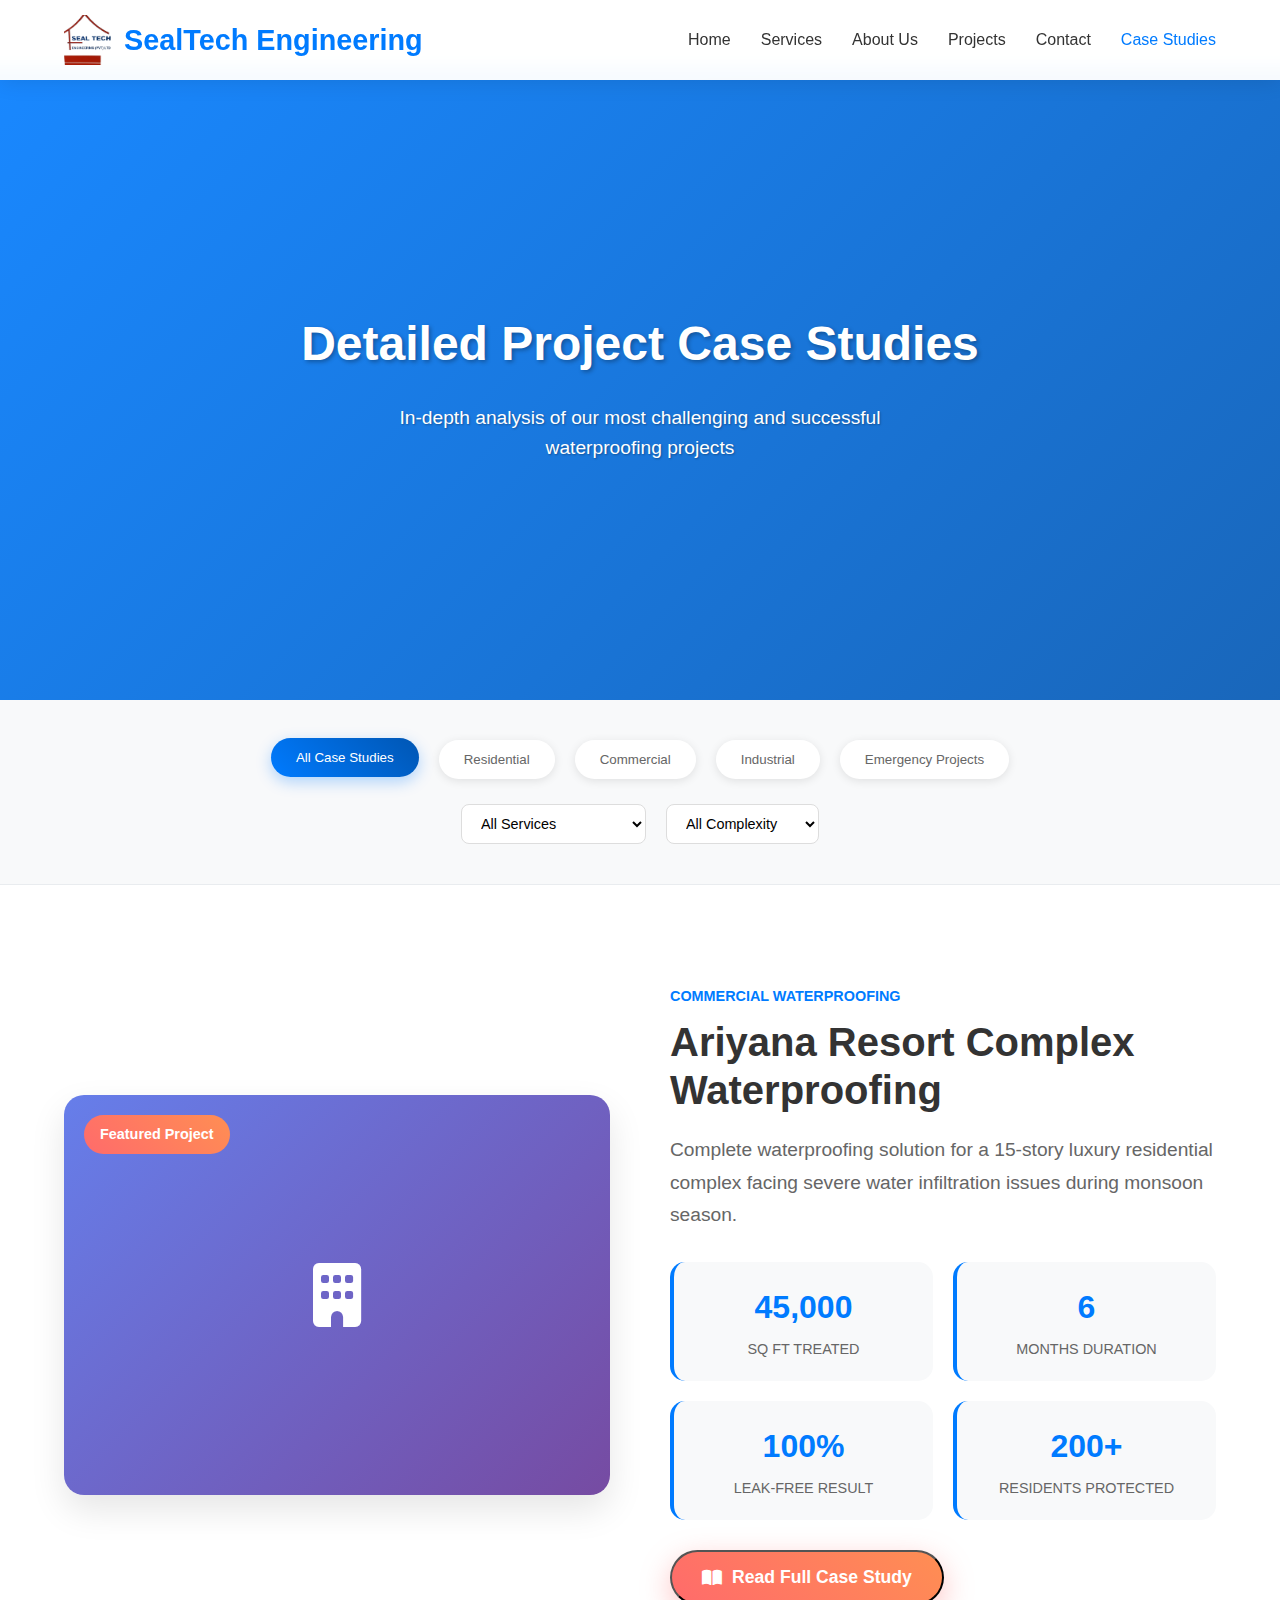
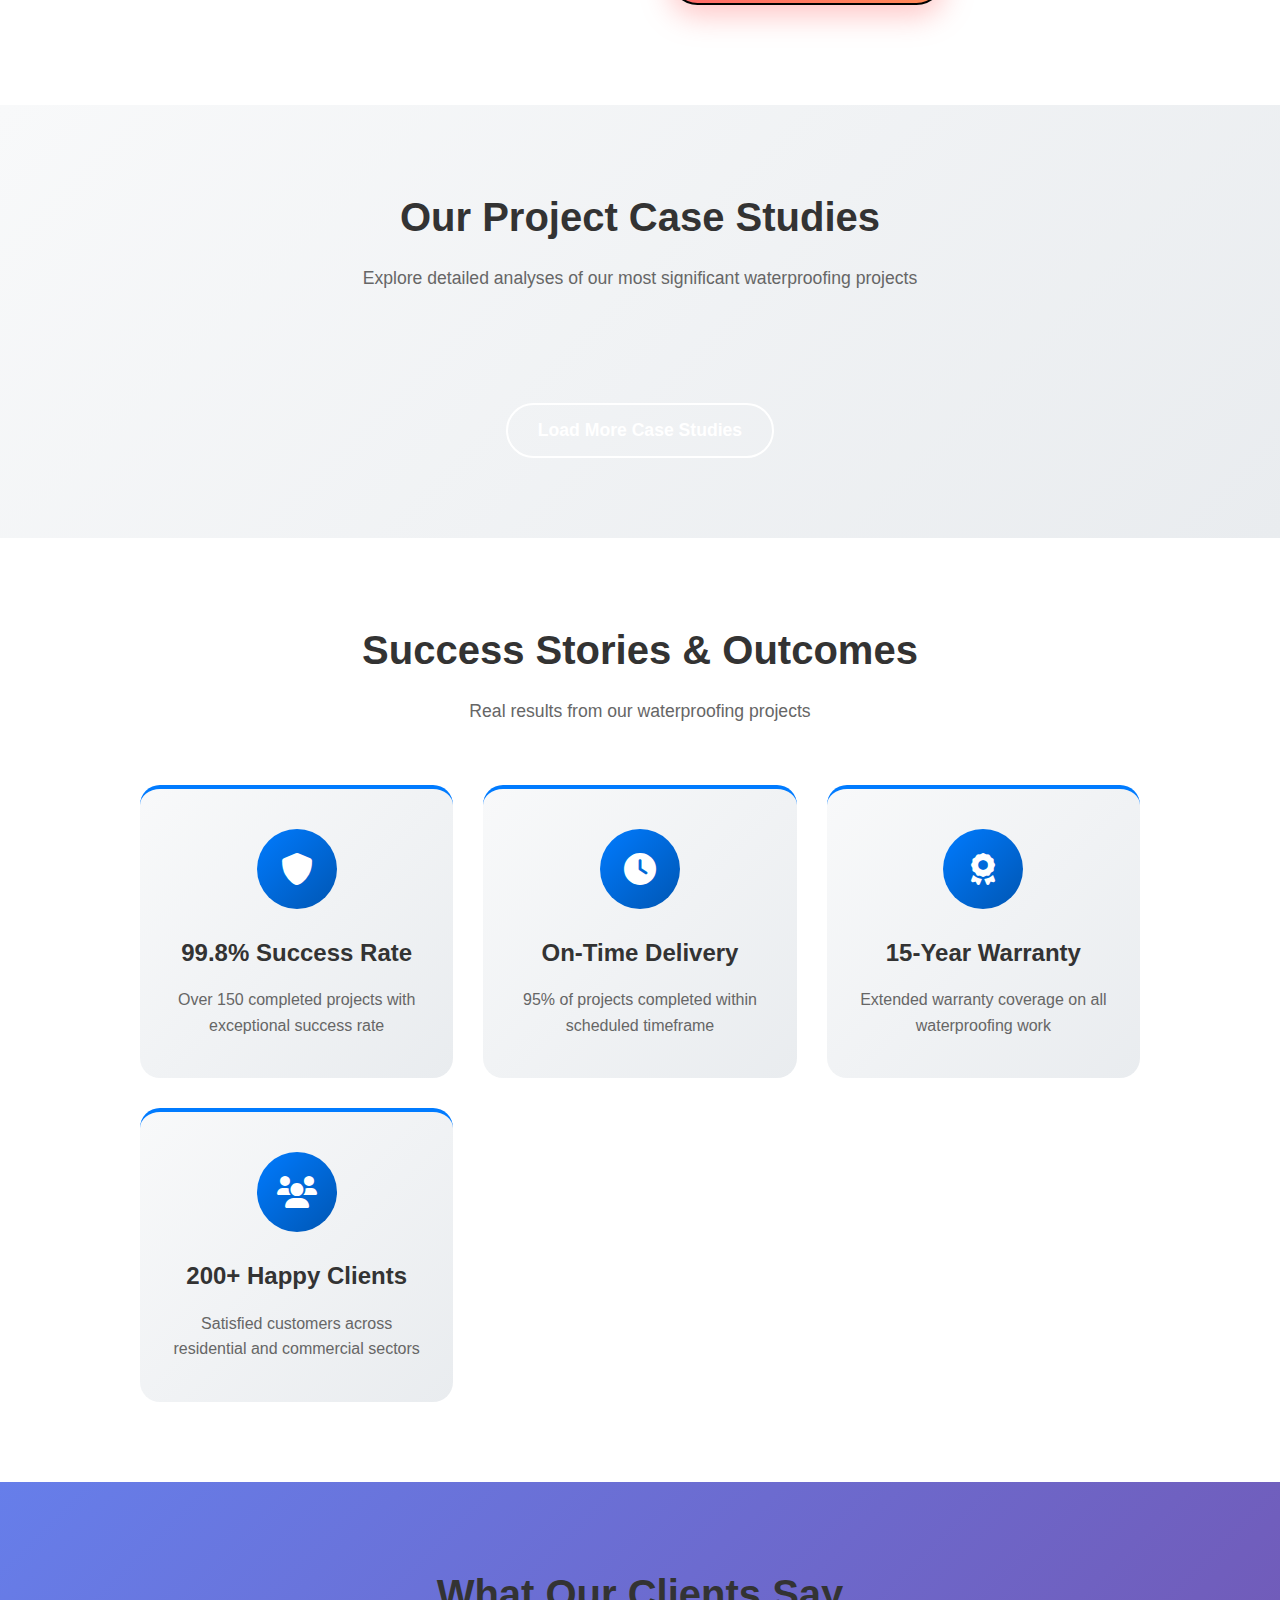
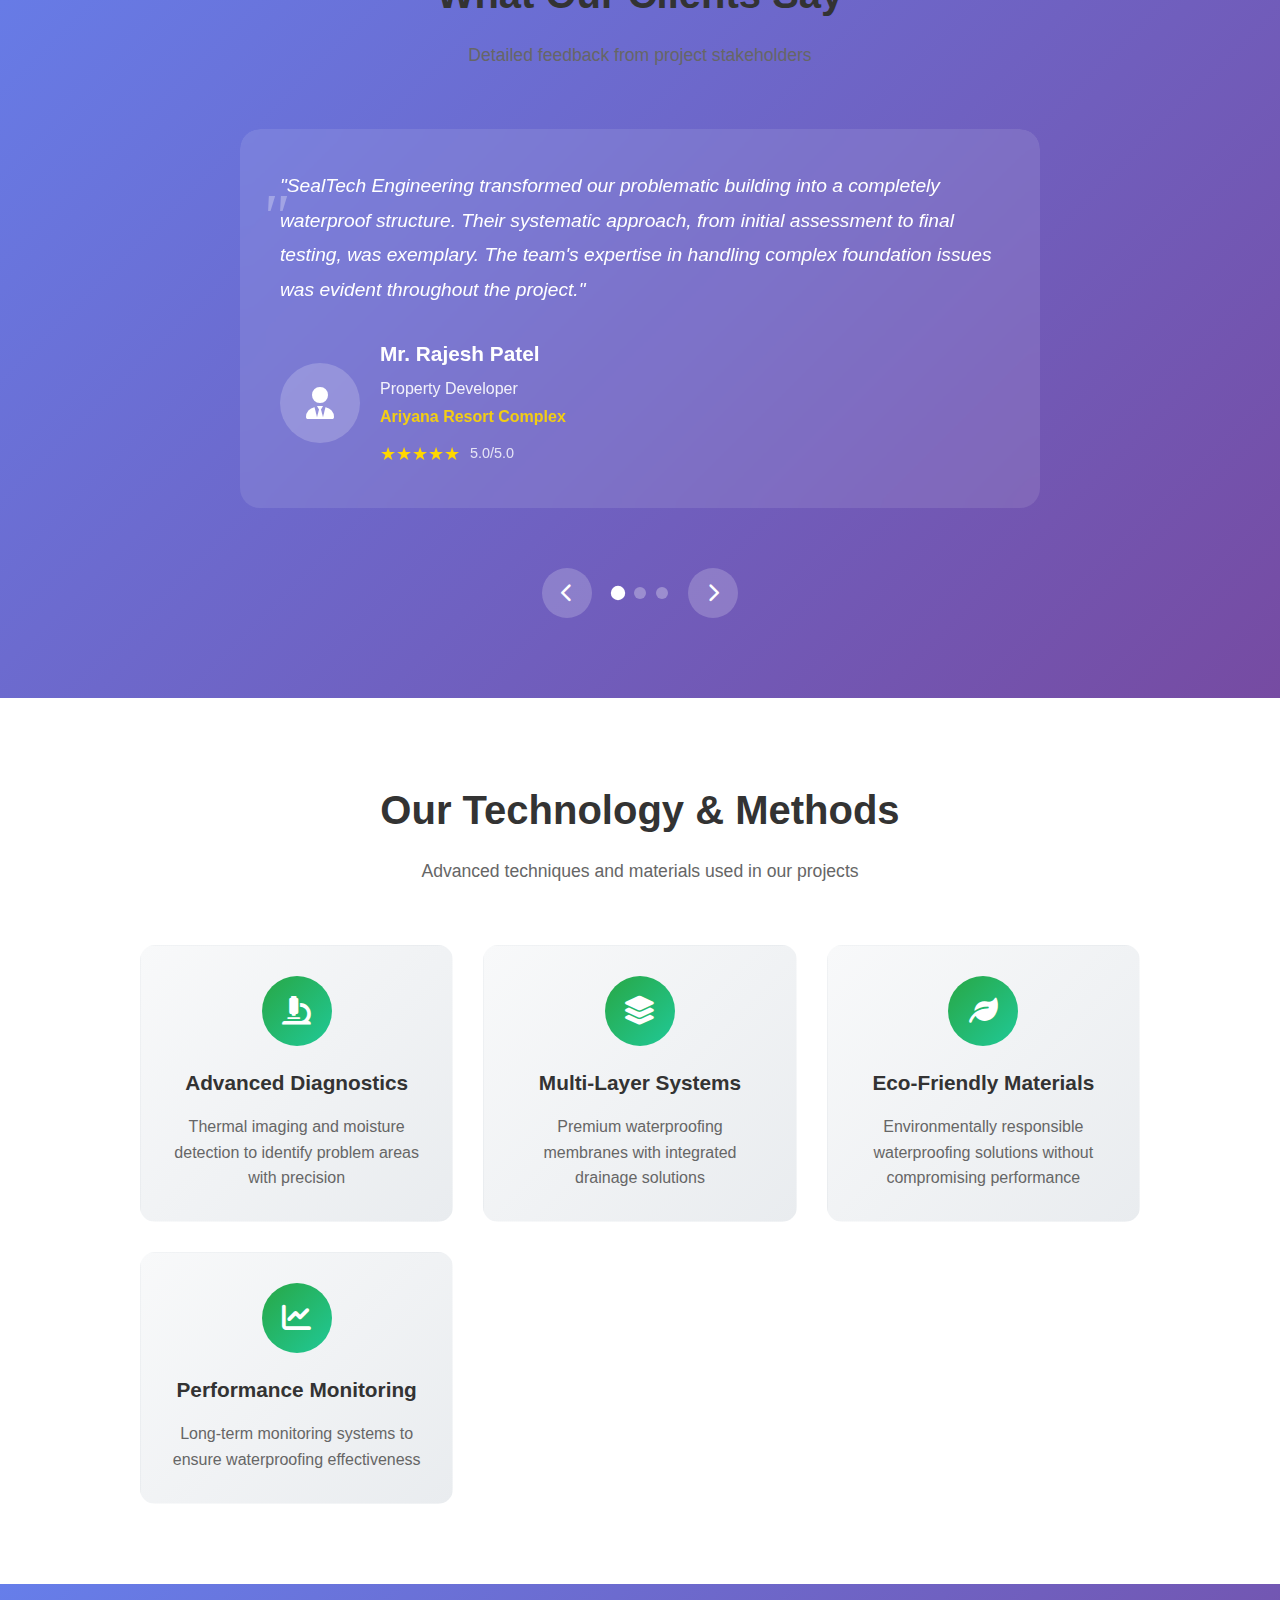
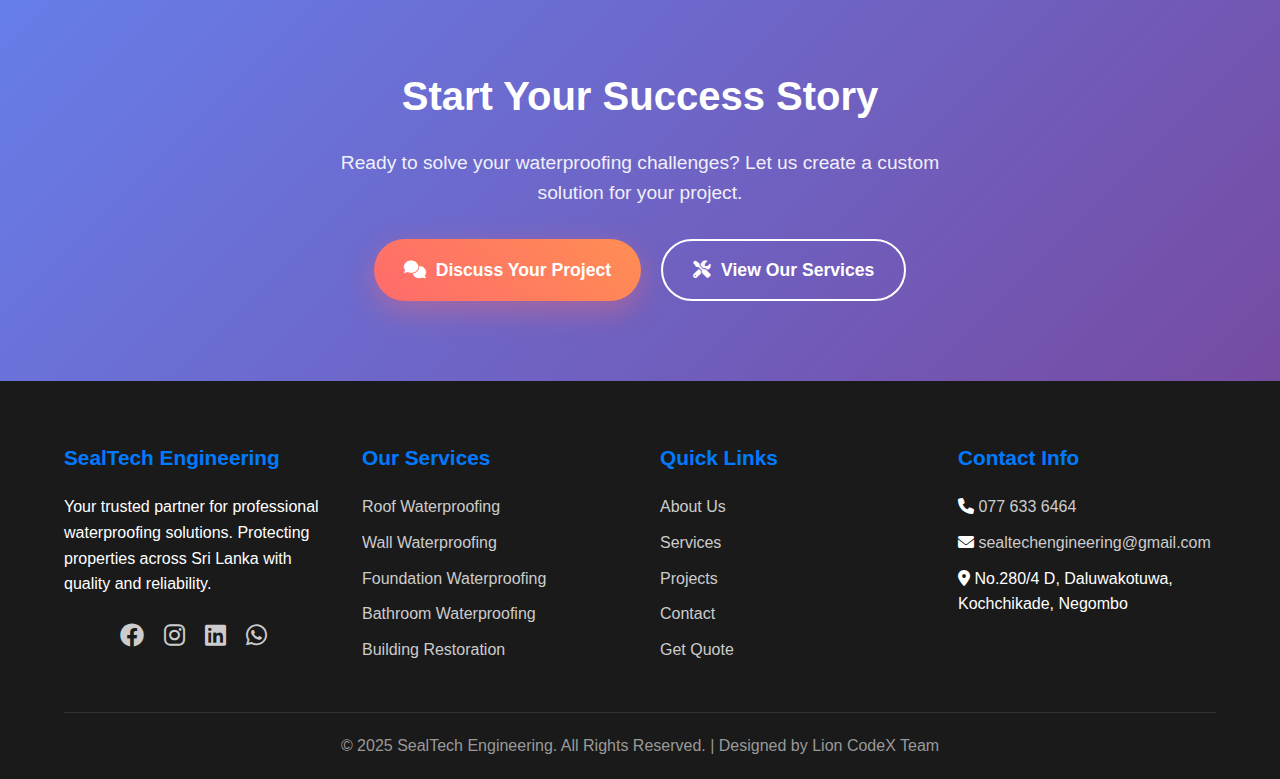
<file: pages/case-studies.html>
<!DOCTYPE html>
<html lang="en">

<head>
    <meta charset="UTF-8">
    <meta name="viewport" content="width=device-width, initial-scale=1.0">
    <title>Project Case Studies - SealTech Engineering</title>
    <link href="https://cdnjs.cloudflare.com/ajax/libs/font-awesome/6.0.0/css/all.min.css" rel="stylesheet">
    <link href="../css/style.css" rel="stylesheet">
    <link href="../css/case-studies.css" rel="stylesheet">
</head>

<body>
    <!-- Navigation -->
    <nav>
        <div class="logo">
            <img src="../images/logo.png" alt="Company Logo">
            SealTech Engineering
        </div>
        <ul class="nav-links">
            <li><a href="../index.html">Home</a></li>
            <li><a href="services.html">Services</a></li>
            <li><a href="about.html">About Us</a></li>
            <li><a href="projects.html">Projects</a></li>
            <li><a href="contact.html">Contact</a></li>
            <li><a href="#" class="active">Case Studies</a></li>
        </ul>
        <div class="menu-toggle" id="menu-toggle">
            <span></span>
            <span></span>
            <span></span>
        </div>
    </nav>

    <!-- Page Header -->
    <section class="page-header">
        <div class="header-content">
            <h1>Detailed Project Case Studies</h1>
            <p>In-depth analysis of our most challenging and successful waterproofing projects</p>
        </div>
    </section>

    <!-- Case Study Filters -->
    <section class="case-study-filters">
        <div class="container">
            <div class="filter-tabs">
                <button class="filter-tab active" data-filter="all">All Case Studies</button>
                <button class="filter-tab" data-filter="residential">Residential</button>
                <button class="filter-tab" data-filter="commercial">Commercial</button>
                <button class="filter-tab" data-filter="industrial">Industrial</button>
                <button class="filter-tab" data-filter="emergency">Emergency Projects</button>
            </div>
            
            <div class="filter-options">
                <select id="serviceFilter">
                    <option value="all">All Services</option>
                    <option value="roof">Roof Waterproofing</option>
                    <option value="foundation">Foundation Work</option>
                    <option value="commercial">Commercial Projects</option>
                    <option value="restoration">Building Restoration</option>
                </select>
                
                <select id="complexityFilter">
                    <option value="all">All Complexity</option>
                    <option value="standard">Standard</option>
                    <option value="complex">Complex</option>
                    <option value="highly-complex">Highly Complex</option>
                </select>
            </div>
        </div>
    </section>

    <!-- Featured Case Study -->
    <section class="featured-case-study">
        <div class="container">
            <div class="featured-content">
                <div class="featured-image">
                    <div class="image-placeholder">
                        <i class="fas fa-building"></i>
                    </div>
                    <div class="project-badge">Featured Project</div>
                </div>
                
                <div class="featured-details">
                    <div class="project-category">Commercial Waterproofing</div>
                    <h2>Ariyana Resort Complex Waterproofing</h2>
                    <p class="project-summary">Complete waterproofing solution for a 15-story luxury residential complex facing severe water infiltration issues during monsoon season.</p>
                    
                    <div class="project-metrics">
                        <div class="metric">
                            <div class="metric-value">45,000</div>
                            <div class="metric-label">sq ft treated</div>
                        </div>
                        <div class="metric">
                            <div class="metric-value">6</div>
                            <div class="metric-label">months duration</div>
                        </div>
                        <div class="metric">
                            <div class="metric-value">100%</div>
                            <div class="metric-label">leak-free result</div>
                        </div>
                        <div class="metric">
                            <div class="metric-value">200+</div>
                            <div class="metric-label">residents protected</div>
                        </div>
                    </div>
                    
                    <button class="btn-primary" onclick="viewCaseStudy('ariyana-resort')">
                        <i class="fas fa-book-open"></i>
                        Read Full Case Study
                    </button>
                </div>
            </div>
        </div>
    </section>

    <!-- Case Studies Grid -->
    <section class="case-studies-grid">
        <div class="container">
            <div class="section-title">
                <h2>Our Project Case Studies</h2>
                <p>Explore detailed analyses of our most significant waterproofing projects</p>
            </div>
            
            <div class="studies-grid" id="studiesGrid">
                <!-- Case studies will be loaded here -->
            </div>
            
            <div class="load-more-section">
                <button class="btn-secondary" id="loadMoreBtn">Load More Case Studies</button>
            </div>
        </div>
    </section>

    <!-- Case Study Detail Modal -->
    <div class="modal" id="caseStudyModal">
        <div class="modal-content large">
            <div class="modal-header">
                <h2 id="modalTitle">Case Study Details</h2>
                <button class="modal-close" onclick="closeCaseStudy()">&times;</button>
            </div>
            <div class="modal-body">
                <div class="case-study-content" id="caseStudyContent">
                    <!-- Detailed case study content will be loaded here -->
                </div>
            </div>
        </div>
    </div>

    <!-- Success Stories Section -->
    <section class="success-stories">
        <div class="container">
            <div class="section-title">
                <h2>Success Stories & Outcomes</h2>
                <p>Real results from our waterproofing projects</p>
            </div>
            
            <div class="success-grid">
                <div class="success-card">
                    <div class="success-icon">
                        <i class="fas fa-shield-alt"></i>
                    </div>
                    <h3>99.8% Success Rate</h3>
                    <p>Over 150 completed projects with exceptional success rate</p>
                </div>
                
                <div class="success-card">
                    <div class="success-icon">
                        <i class="fas fa-clock"></i>
                    </div>
                    <h3>On-Time Delivery</h3>
                    <p>95% of projects completed within scheduled timeframe</p>
                </div>
                
                <div class="success-card">
                    <div class="success-icon">
                        <i class="fas fa-award"></i>
                    </div>
                    <h3>15-Year Warranty</h3>
                    <p>Extended warranty coverage on all waterproofing work</p>
                </div>
                
                <div class="success-card">
                    <div class="success-icon">
                        <i class="fas fa-users"></i>
                    </div>
                    <h3>200+ Happy Clients</h3>
                    <p>Satisfied customers across residential and commercial sectors</p>
                </div>
            </div>
        </div>
    </section>

    <!-- Client Testimonials -->
    <section class="detailed-testimonials">
        <div class="container">
            <div class="section-title">
                <h2>What Our Clients Say</h2>
                <p>Detailed feedback from project stakeholders</p>
            </div>
            
            <div class="testimonials-slider" id="testimonialsSlider">
                <div class="testimonial-slide active">
                    <div class="testimonial-content">
                        <div class="testimonial-text">
                            "SealTech Engineering transformed our problematic building into a completely waterproof structure. Their systematic approach, from initial assessment to final testing, was exemplary. The team's expertise in handling complex foundation issues was evident throughout the project."
                        </div>
                        <div class="testimonial-author">
                            <div class="author-image">
                                <i class="fas fa-user-tie"></i>
                            </div>
                            <div class="author-details">
                                <h4>Mr. Rajesh Patel</h4>
                                <p>Property Developer</p>
                                <p class="project-name">Ariyana Resort Complex</p>
                                <div class="author-rating">
                                    <span class="stars">★★★★★</span>
                                    <span class="rating-text">5.0/5.0</span>
                                </div>
                            </div>
                        </div>
                    </div>
                </div>
                
                <div class="testimonial-slide">
                    <div class="testimonial-content">
                        <div class="testimonial-text">
                            "The industrial waterproofing project at our Bingiriya facility was completed with minimal disruption to our operations. SealTech's project management and technical execution exceeded our expectations. The 45,000 sq ft roof has been completely leak-free for over two years."
                        </div>
                        <div class="testimonial-author">
                            <div class="author-image">
                                <i class="fas fa-user"></i>
                            </div>
                            <div class="author-details">
                                <h4>Ms. Priya Fernando</h4>
                                <p>Facilities Manager</p>
                                <p class="project-name">BOI Industrial Complex</p>
                                <div class="author-rating">
                                    <span class="stars">★★★★★</span>
                                    <span class="rating-text">5.0/5.0</span>
                                </div>
                            </div>
                        </div>
                    </div>
                </div>
                
                <div class="testimonial-slide">
                    <div class="testimonial-content">
                        <div class="testimonial-text">
                            "Emergency waterproofing after flood damage was handled with urgency and professionalism. SealTech mobilized their team within hours and prevented further structural damage. Their 24/7 support during the crisis was invaluable."
                        </div>
                        <div class="testimonial-author">
                            <div class="author-image">
                                <i class="fas fa-user"></i>
                            </div>
                            <div class="author-details">
                                <h4>Mr. Kamal Silva</h4>
                                <p>Building Owner</p>
                                <p class="project-name">Emergency Flood Response</p>
                                <div class="author-rating">
                                    <span class="stars">★★★★★</span>
                                    <span class="rating-text">5.0/5.0</span>
                                </div>
                            </div>
                        </div>
                    </div>
                </div>
            </div>
            
            <div class="testimonial-controls">
                <button class="testimonial-btn prev" onclick="changeTestimonial(-1)">
                    <i class="fas fa-chevron-left"></i>
                </button>
                <div class="testimonial-dots" id="testimonialDots">
                    <span class="dot active" onclick="currentTestimonial(1)"></span>
                    <span class="dot" onclick="currentTestimonial(2)"></span>
                    <span class="dot" onclick="currentTestimonial(3)"></span>
                </div>
                <button class="testimonial-btn next" onclick="changeTestimonial(1)">
                    <i class="fas fa-chevron-right"></i>
                </button>
            </div>
        </div>
    </section>

    <!-- Technology & Methods -->
    <section class="technology-methods">
        <div class="container">
            <div class="section-title">
                <h2>Our Technology & Methods</h2>
                <p>Advanced techniques and materials used in our projects</p>
            </div>
            
            <div class="technology-grid">
                <div class="tech-card">
                    <div class="tech-icon">
                        <i class="fas fa-microscope"></i>
                    </div>
                    <h3>Advanced Diagnostics</h3>
                    <p>Thermal imaging and moisture detection to identify problem areas with precision</p>
                </div>
                
                <div class="tech-card">
                    <div class="tech-icon">
                        <i class="fas fa-layer-group"></i>
                    </div>
                    <h3>Multi-Layer Systems</h3>
                    <p>Premium waterproofing membranes with integrated drainage solutions</p>
                </div>
                
                <div class="tech-card">
                    <div class="tech-icon">
                        <i class="fas fa-leaf"></i>
                    </div>
                    <h3>Eco-Friendly Materials</h3>
                    <p>Environmentally responsible waterproofing solutions without compromising performance</p>
                </div>
                
                <div class="tech-card">
                    <div class="tech-icon">
                        <i class="fas fa-chart-line"></i>
                    </div>
                    <h3>Performance Monitoring</h3>
                    <p>Long-term monitoring systems to ensure waterproofing effectiveness</p>
                </div>
            </div>
        </div>
    </section>

    <!-- CTA Section -->
    <section class="case-study-cta">
        <div class="container">
            <div class="cta-content">
                <h2>Start Your Success Story</h2>
                <p>Ready to solve your waterproofing challenges? Let us create a custom solution for your project.</p>
                <div class="cta-buttons">
                    <a href="contact.html" class="btn-primary">
                        <i class="fas fa-comments"></i>
                        Discuss Your Project
                    </a>
                    <a href="services.html" class="btn-secondary">
                        <i class="fas fa-tools"></i>
                        View Our Services
                    </a>
                </div>
            </div>
        </div>
    </section>

    <!-- Footer -->
    <footer>
        <div class="footer-content">
            <div class="footer-section">
                <h3>SealTech Engineering</h3>
                <p>Your trusted partner for professional waterproofing solutions. Protecting properties across Sri Lanka
                    with quality and reliability.</p>
                <div class="social-links">
                    <a href="#"><i class="fab fa-facebook"></i></a>
                    <a href="#"><i class="fab fa-instagram"></i></a>
                    <a href="#"><i class="fab fa-linkedin"></i></a>
                    <a href="#"><i class="fab fa-whatsapp"></i></a>
                </div>
            </div>
            <div class="footer-section">
                <h3>Our Services</h3>
                <ul>
                    <li><a href="services.html">Roof Waterproofing</a></li>
                    <li><a href="services.html">Wall Waterproofing</a></li>
                    <li><a href="services.html">Foundation Waterproofing</a></li>
                    <li><a href="services.html">Bathroom Waterproofing</a></li>
                    <li><a href="services.html">Building Restoration</a></li>
                </ul>
            </div>
            <div class="footer-section">
                <h3>Quick Links</h3>
                <ul>
                    <li><a href="about.html">About Us</a></li>
                    <li><a href="services.html">Services</a></li>
                    <li><a href="projects.html">Projects</a></li>
                    <li><a href="contact.html">Contact</a></li>
                    <li><a href="../index.html">Get Quote</a></li>
                </ul>
            </div>
            <div class="footer-section">
                <h3>Contact Info</h3>
                <ul>
                    <li><i class="fas fa-phone"></i> <a href="tel:0776336464">077 633 6464</a></li>
                    <li><i class="fas fa-envelope"></i> <a
                            href="mailto:sealtechengineering@gmail.com">sealtechengineering@gmail.com</a></li>
                    <li><i class="fas fa-map-marker-alt"></i> No.280/4 D, Daluwakotuwa, Kochchikade, Negombo</li>
                </ul>
            </div>
        </div>
        <div class="footer-bottom">
            <p>&copy; 2025 SealTech Engineering. All Rights Reserved. | Designed by Lion CodeX Team</p>
        </div>
    </footer>

    <script src="../js/script.js"></script>
    <script src="../js/case-studies.js"></script>

</body>

</html>
</file>
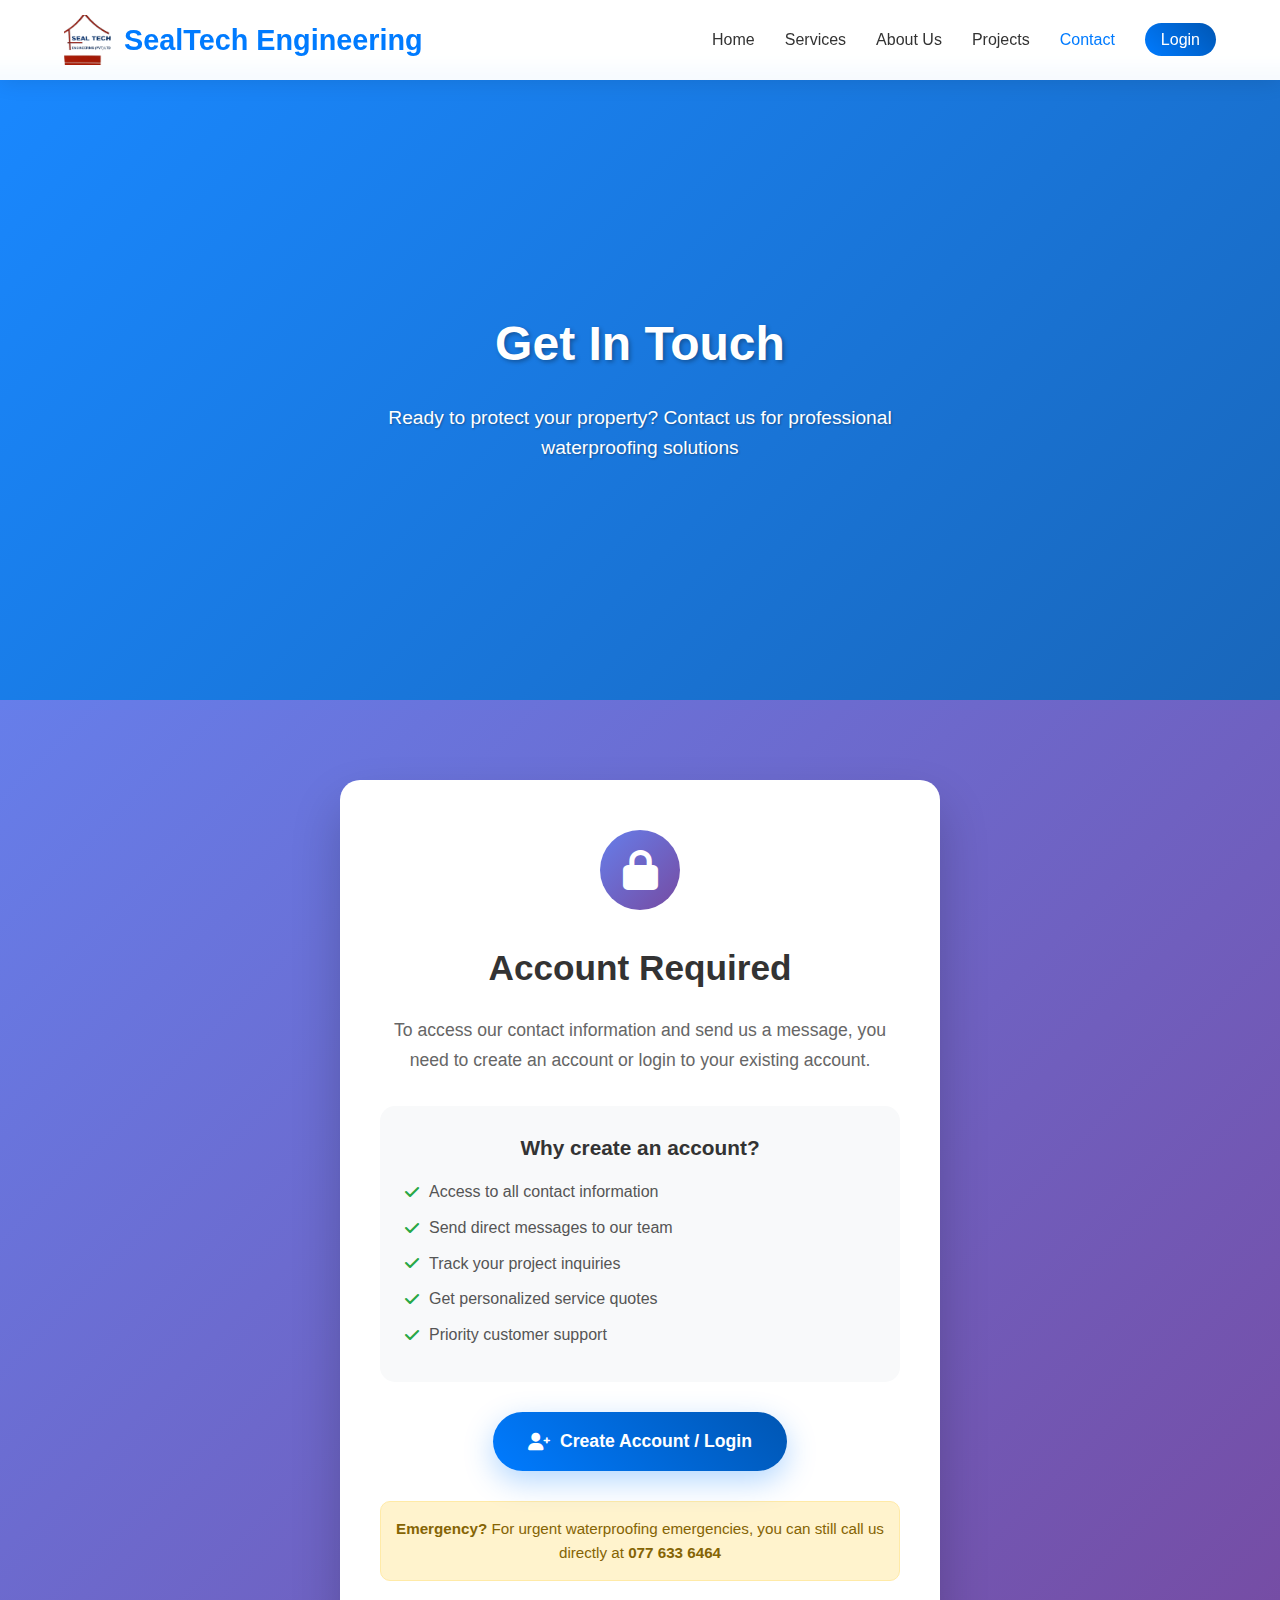
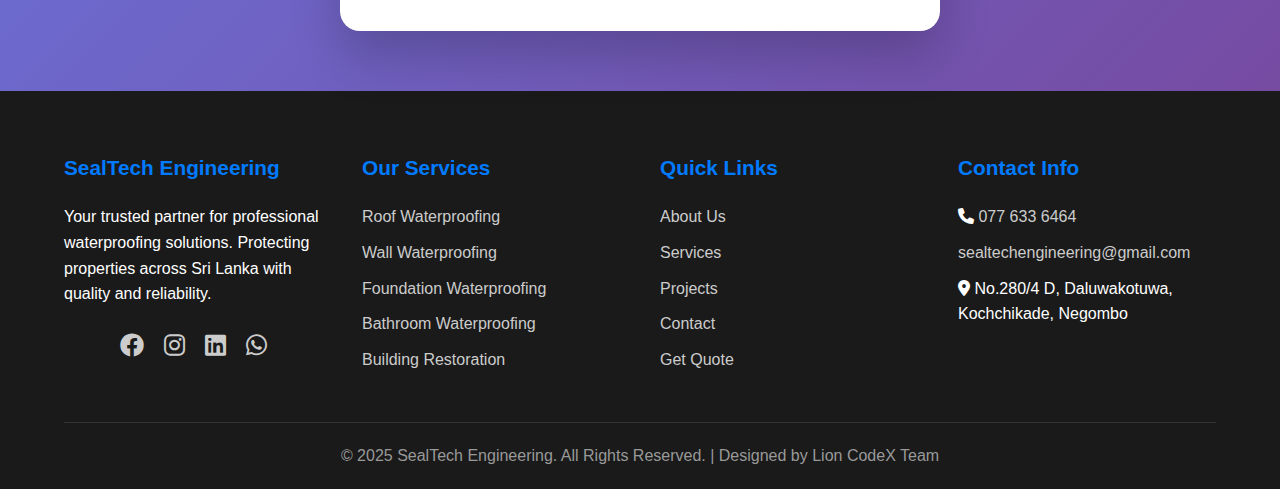
<file: pages/contact.html>
<!DOCTYPE html>
<html lang="en">

<head>
    <meta charset="UTF-8">
    <meta name="viewport" content="width=device-width, initial-scale=1.0">
    <title>Contact Us - SealTech Engineering</title>
    <link href="https://cdnjs.cloudflare.com/ajax/libs/font-awesome/6.0.0/css/all.min.css" rel="stylesheet">
    <link href="../css/style.css" rel="stylesheet">
    <link href="../css/contact.css" rel="stylesheet">
</head>

<body>
    <!-- Navigation -->
    <nav>
        <div class="logo">
            <img src="../images/logo.png" alt="Company Logo">
            SealTech Engineering
        </div>
        <ul class="nav-links">
            <li><a href="../index.html">Home</a></li>
            <li><a href="services.html">Services</a></li>
            <li><a href="about.html">About Us</a></li>
            <li><a href="projects.html">Projects</a></li>
            <li><a href="#" class="active">Contact</a></li>
        </ul>
        <div class="menu-toggle" id="menu-toggle">
            <span></span>
            <span></span>
            <span></span>
        </div>
    </nav>

    <!-- Page Header -->
    <section class="page-header">
        <div class="header-content">
            <h1>Get In Touch</h1>
            <p>Ready to protect your property? Contact us for professional waterproofing solutions</p>
        </div>
    </section>

    <!-- Authentication Required Section (will be populated by JavaScript) -->
    <div id="auth-required-section"></div>

    <!-- Contact Methods -->
    <section class="contact-methods">
        <div class="container">
            <div class="section-title">
                <h2>How to Reach Us</h2>
                <p>Multiple ways to connect with our waterproofing experts</p>
            </div>

            <div class="methods-grid">
                <div class="method-card fade-in">
                    <div class="method-icon">
                        <i class="fas fa-phone"></i>
                    </div>
                    <h3>Call Us</h3>
                    <p>Speak directly with our experts for immediate assistance and consultation</p>
                    <a href="tel:0776336464" class="contact-detail">077 633 6464</a>
                </div>

                <div class="method-card fade-in">
                    <div class="method-icon">
                        <i class="fas fa-envelope"></i>
                    </div>
                    <h3>Email Us</h3>
                    <p>Send us your queries and project details for a detailed response</p>
                    <a href="mailto:sealtechengineering@gmail.com"
                        class="contact-detail">sealtechengineering@gmail.com</a>
                </div>

                <div class="method-card fade-in">
                    <div class="method-icon">
                        <i class="fab fa-whatsapp"></i>
                    </div>
                    <h3>WhatsApp</h3>
                    <p>Quick messaging for urgent inquiries and instant communication</p>
                    <a href="https://wa.me/94776336464" class="contact-detail">Message on WhatsApp</a>
                </div>
            </div>
        </div>
    </section>

    <!-- Contact Form Section -->
    <section class="contact-form-section">
        <div class="container">
            <div class="form-container">
                <div class="form-content fade-in">
                    <h2>Send Us a Message</h2>
                    <p>Fill out the form below and we'll get back to you within 24 hours with a comprehensive quote for
                        your waterproofing needs.</p>

                    <!-- Alert container for form feedback -->
                    <div id="form-alerts"></div>

                    <form class="contact-form" id="contactForm">
                        <div class="form-row">
                            <div class="form-group">
                                <input type="text" name="firstName" id="firstName" placeholder=" " required>
                                <label for="firstName">First Name</label>
                            </div>
                            <div class="form-group">
                                <input type="text" name="lastName" id="lastName" placeholder=" " required>
                                <label for="lastName">Last Name</label>
                            </div>
                        </div>

                        <div class="form-row">
                            <div class="form-group">
                                <input type="email" name="email" id="email" placeholder=" " required>
                                <label for="email">Email Address</label>
                            </div>
                            <div class="form-group">
                                <input type="tel" name="phone" id="phone" placeholder=" " required>
                                <label for="phone">Phone Number</label>
                            </div>
                        </div>

                        <div class="form-row">
                            <div class="form-group">
                                <select name="serviceType" id="serviceType" required>
                                    <option value="">Select Service Type</option>
                                    <option value="roof">Roof Waterproofing</option>
                                    <option value="wall">Wall Waterproofing</option>
                                    <option value="foundation">Foundation Waterproofing</option>
                                    <option value="bathroom">Bathroom Waterproofing</option>
                                    <option value="basement">Basement Waterproofing</option>
                                    <option value="commercial">Commercial Waterproofing</option>
                                    <option value="emergency">Emergency Repair</option>
                                    <option value="consultation">Consultation Only</option>
                                </select>
                                <label for="serviceType">Service Type</label>
                            </div>
                            <div class="form-group">
                                <input type="text" name="location" id="location" placeholder=" ">
                                <label for="location">Project Location</label>
                            </div>
                        </div>

                        <div class="form-group">
                            <textarea name="message" id="message" placeholder=" " required></textarea>
                            <label for="message">Project Details & Requirements</label>
                        </div>

                        <div class="form-row">
                            <div class="form-group">
                                <select name="budget" id="budget">
                                    <option value="">Select Budget Range</option>
                                    <option value="under-100k">Under LKR 100,000</option>
                                    <option value="100k-500k">LKR 100,000 - 500,000</option>
                                    <option value="500k-1m">LKR 500,000 - 1,000,000</option>
                                    <option value="1m-plus">Above LKR 1,000,000</option>
                                    <option value="discuss">Prefer to Discuss</option>
                                </select>
                                <label for="budget">Budget Range (Optional)</label>
                            </div>
                            <div class="form-group">
                                <select name="timeline" id="timeline">
                                    <option value="">Select Timeline</option>
                                    <option value="urgent">Urgent (Within 1 week)</option>
                                    <option value="soon">Soon (2-4 weeks)</option>
                                    <option value="flexible">Flexible (1-3 months)</option>
                                    <option value="planning">Planning Stage</option>
                                </select>
                                <label for="timeline">Project Timeline (Optional)</label>
                            </div>
                        </div>

                        <button type="submit" class="submit-btn">
                            <i class="fas fa-paper-plane"></i>
                            Send Message
                        </button>
                    </form>
                </div>

                <div class="contact-info-sidebar fade-in">
                    <h3>Contact Information</h3>

                    <div class="info-item">
                        <div class="info-icon">
                            <i class="fas fa-map-marker-alt"></i>
                        </div>
                        <div class="info-content">
                            <h4>Our Location</h4>
                            <p>No.280/4 D, Daluwakotuwa,<br>Kochchikade, Negombo</p>
                        </div>
                    </div>

                    <div class="info-item">
                        <div class="info-icon">
                            <i class="fas fa-phone"></i>
                        </div>
                        <div class="info-content">
                            <h4>Phone</h4>
                            <p>077 633 6464</p>
                        </div>
                    </div>

                    <div class="info-item">
                        <div class="info-icon">
                            <i class="fas fa-envelope"></i>
                        </div>
                        <div class="info-content">
                            <h4>Email</h4>
                            <p>sealtechengineering@gmail.com</p>
                        </div>
                    </div>

                    <div class="info-item">
                        <div class="info-icon">
                            <i class="fas fa-globe"></i>
                        </div>
                        <div class="info-content">
                            <h4>Service Area</h4>
                            <p>Island-wide coverage<br>across Sri Lanka</p>
                        </div>
                    </div>

                    <div class="business-hours">
                        <h4>Business Hours</h4>
                        <div class="hours-item">
                            <span>Monday - Friday</span>
                            <span>8:00 AM - 6:00 PM</span>
                        </div>
                        <div class="hours-item">
                            <span>Saturday</span>
                            <span>8:00 AM - 4:00 PM</span>
                        </div>
                        <div class="hours-item">
                            <span>Sunday</span>
                            <span>Emergency Only</span>
                        </div>
                        <div class="hours-item">
                            <span>Emergency Service</span>
                            <span>24/7 Available</span>
                        </div>
                    </div>
                </div>
            </div>
        </div>
    </section>

    <!-- Map Section -->
    <section class="map-section">
        <div class="map-container">
            <h2>Visit Our Office</h2>
            <p>Located in the heart of Negombo, easily accessible from all major areas</p>

            <div class="map-embed">
                <iframe
                    src="https://www.google.com/maps/embed?pb=!1m16!1m12!1m3!1d15831.471795598824!2d79.8380197978059!3d7.255866284011673!2m3!1f0!2f0!3f0!3m2!1i1024!2i768!4f13.1!2m1!1sno.280%2F4%20D%2CDaluwakotuwa%2Ckochchikade%20negombo!5e0!3m2!1sen!2slk!4v1732067968485!5m2!1sen!2slk"
                    loading="lazy" referrerpolicy="no-referrer-when-downgrade">
                </iframe>
            </div>
        </div>
    </section>

    <!-- Emergency Contact -->
    <section class="emergency-contact">
        <div class="emergency-content">
            <h2>Emergency Waterproofing Service</h2>
            <p>Water damage emergency? We provide 24/7 emergency response for urgent waterproofing needs</p>
            <a href="tel:0776336464" class="emergency-btn">
                <i class="fas fa-phone-alt"></i>
                Call Emergency Hotline
            </a>
        </div>
    </section>

    <!-- Footer -->
    <footer>
        <div class="footer-content">
            <div class="footer-section">
                <h3>SealTech Engineering</h3>
                <p>Your trusted partner for professional waterproofing solutions. Protecting properties across Sri Lanka
                    with quality and reliability.</p>
                <div class="social-links">
                    <a href="#"><i class="fab fa-facebook"></i></a>
                    <a href="#"><i class="fab fa-instagram"></i></a>
                    <a href="#"><i class="fab fa-linkedin"></i></a>
                    <a href="#"><i class="fab fa-whatsapp"></i></a>
                </div>
            </div>
            <div class="footer-section">
                <h3>Our Services</h3>
                <ul>
                    <li><a href="services.html">Roof Waterproofing</a></li>
                    <li><a href="services.html">Wall Waterproofing</a></li>
                    <li><a href="services.html">Foundation Waterproofing</a></li>
                    <li><a href="services.html">Bathroom Waterproofing</a></li>
                    <li><a href="services.html">Building Restoration</a></li>
                </ul>
            </div>
            <div class="footer-section">
                <h3>Quick Links</h3>
                <ul>
                    <li><a href="about.html">About Us</a></li>
                    <li><a href="services.html">Services</a></li>
                    <li><a href="projects.html">Projects</a></li>
                    <li><a href="#" class="active">Contact</a></li>
                    <li><a href="../index.html">Get Quote</a></li>
                </ul>
            </div>
            <div class="footer-section">
                <h3>Contact Info</h3>
                <ul>
                    <li><i class="fas fa-phone"></i> <a href="tel:0776336464">077 633 6464</a></li>
                    <li><a href="mailto:sealtechengineering@gmail.com">sealtechengineering@gmail.com</a></li>
                    <li><i class="fas fa-map-marker-alt"></i> No.280/4 D, Daluwakotuwa, Kochchikade, Negombo</li>
                </ul>
            </div>
        </div>
        <div class="footer-bottom">
            <p>&copy; 2025 SealTech Engineering. All Rights Reserved. | Designed by Lion CodeX Team</p>
        </div>
    </footer>

    <!-- Scripts -->
    <script src="../js/script.js"></script>
    <script src="../js/session-manager.js"></script>
    <script src="../js/contact.js"></script>

</body>

</html>
</file>
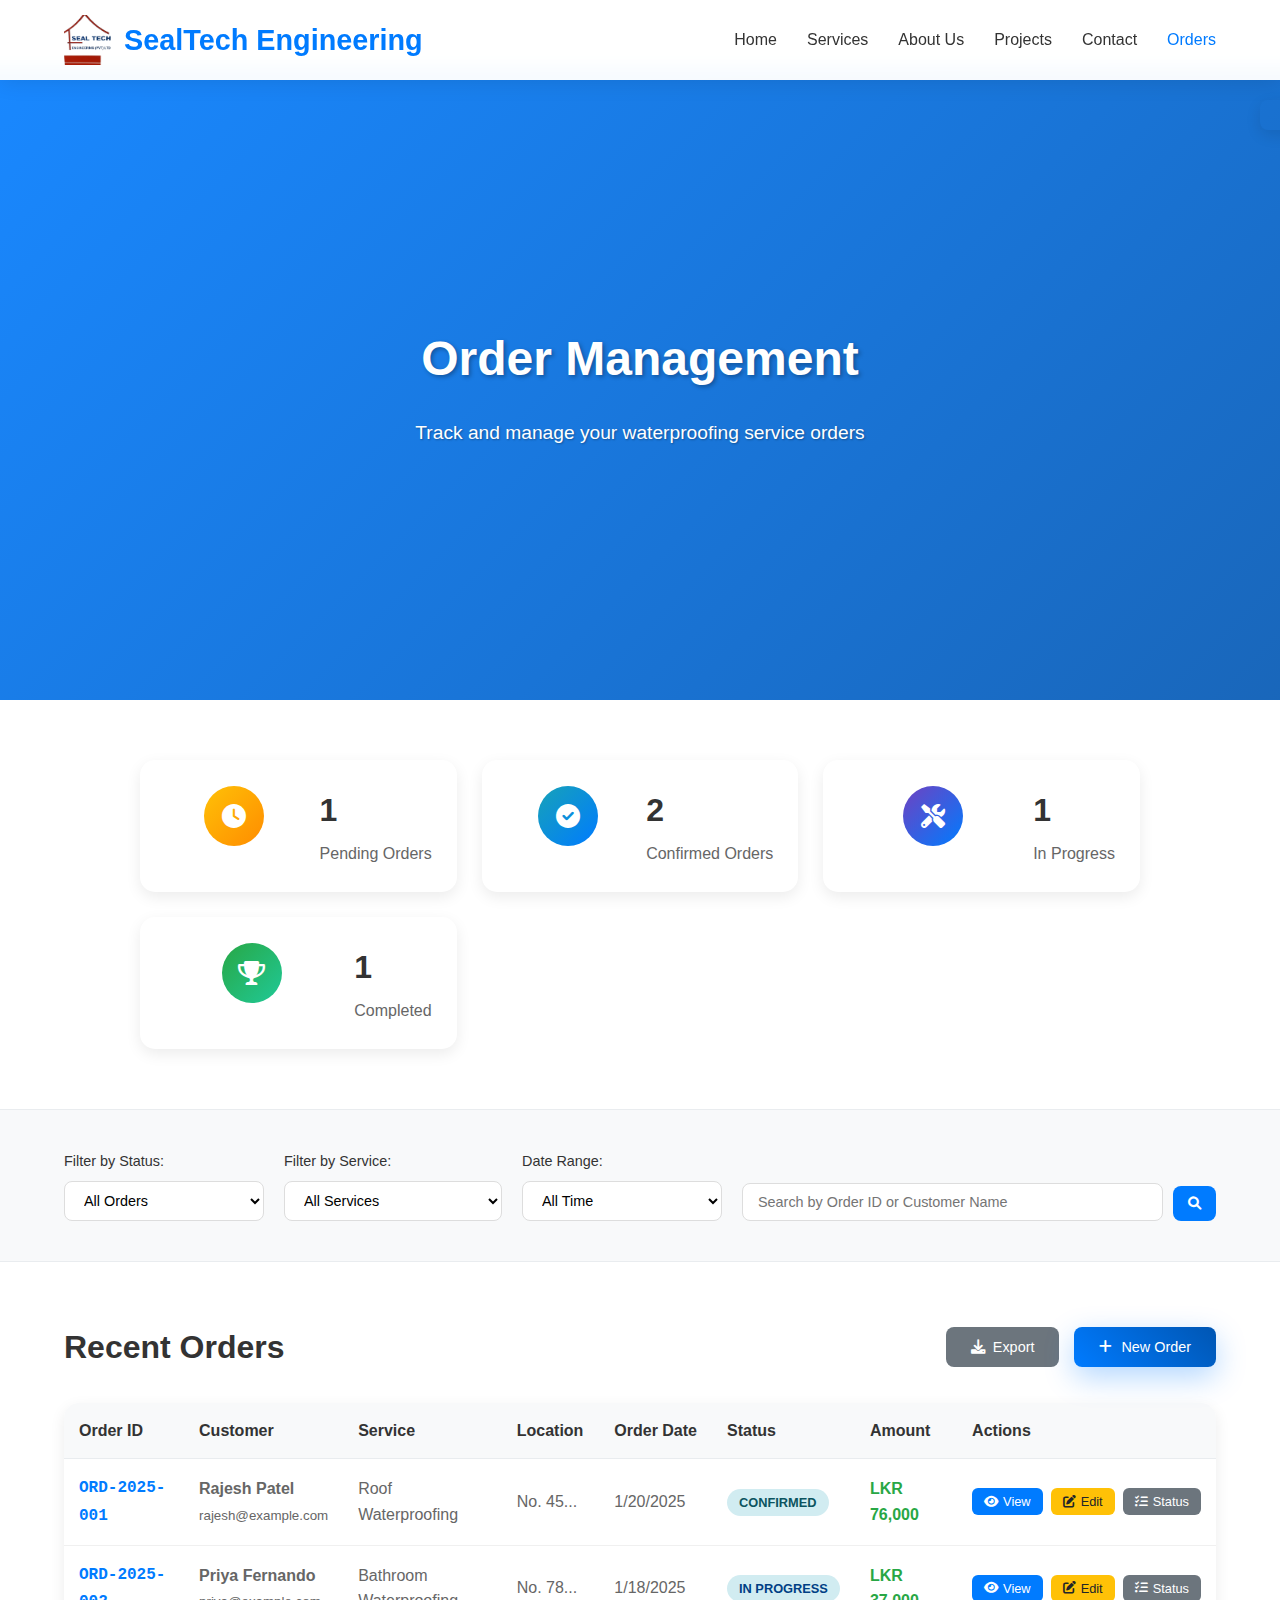
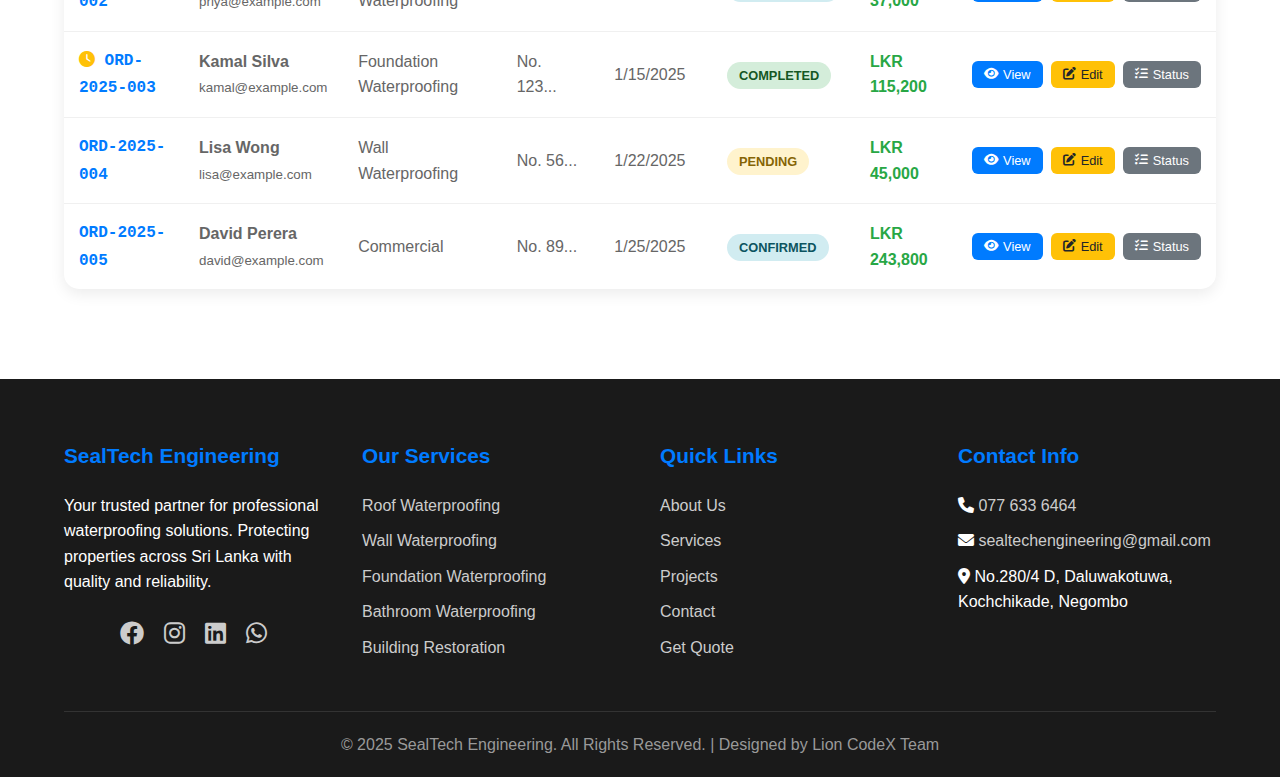
<file: pages/orders.html>
<!DOCTYPE html>
<html lang="en">

<head>
    <meta charset="UTF-8">
    <meta name="viewport" content="width=device-width, initial-scale=1.0">
    <title>Order Management - SealTech Engineering</title>
    <link href="https://cdnjs.cloudflare.com/ajax/libs/font-awesome/6.0.0/css/all.min.css" rel="stylesheet">
    <link href="../css/style.css" rel="stylesheet">
    <link href="../css/orders.css" rel="stylesheet">
</head>

<body>
    <!-- Navigation -->
    <nav>
        <div class="logo">
            <img src="../images/logo.png" alt="Company Logo">
            SealTech Engineering
        </div>
        <ul class="nav-links">
            <li><a href="../index.html">Home</a></li>
            <li><a href="services.html">Services</a></li>
            <li><a href="about.html">About Us</a></li>
            <li><a href="projects.html">Projects</a></li>
            <li><a href="contact.html">Contact</a></li>
            <li><a href="#" class="active">Orders</a></li>
        </ul>
        <div class="menu-toggle" id="menu-toggle">
            <span></span>
            <span></span>
            <span></span>
        </div>
    </nav>

    <!-- Page Header -->
    <section class="page-header">
        <div class="header-content">
            <h1>Order Management</h1>
            <p>Track and manage your waterproofing service orders</p>
        </div>
    </section>

    <!-- Order Status Overview -->
    <section class="order-overview">
        <div class="container">
            <div class="stats-grid">
                <div class="stat-card">
                    <div class="stat-icon pending">
                        <i class="fas fa-clock"></i>
                    </div>
                    <div class="stat-info">
                        <h3 id="pendingOrdersCount">5</h3>
                        <p>Pending Orders</p>
                    </div>
                </div>
                <div class="stat-card">
                    <div class="stat-icon confirmed">
                        <i class="fas fa-check-circle"></i>
                    </div>
                    <div class="stat-info">
                        <h3 id="confirmedOrdersCount">12</h3>
                        <p>Confirmed Orders</p>
                    </div>
                </div>
                <div class="stat-card">
                    <div class="stat-icon progress">
                        <i class="fas fa-tools"></i>
                    </div>
                    <div class="stat-info">
                        <h3 id="inProgressOrdersCount">8</h3>
                        <p>In Progress</p>
                    </div>
                </div>
                <div class="stat-card">
                    <div class="stat-icon completed">
                        <i class="fas fa-trophy"></i>
                    </div>
                    <div class="stat-info">
                        <h3 id="completedOrdersCount">45</h3>
                        <p>Completed</p>
                    </div>
                </div>
            </div>
        </div>
    </section>

    <!-- Order Filters and Search -->
    <section class="order-filters">
        <div class="container">
            <div class="filter-controls">
                <div class="filter-group">
                    <label for="statusFilter">Filter by Status:</label>
                    <select id="statusFilter">
                        <option value="all">All Orders</option>
                        <option value="pending">Pending</option>
                        <option value="confirmed">Confirmed</option>
                        <option value="in-progress">In Progress</option>
                        <option value="completed">Completed</option>
                        <option value="cancelled">Cancelled</option>
                    </select>
                </div>
                
                <div class="filter-group">
                    <label for="serviceFilter">Filter by Service:</label>
                    <select id="serviceFilter">
                        <option value="all">All Services</option>
                        <option value="roof">Roof Waterproofing</option>
                        <option value="wall">Wall Waterproofing</option>
                        <option value="foundation">Foundation Waterproofing</option>
                        <option value="bathroom">Bathroom Waterproofing</option>
                        <option value="basement">Basement Waterproofing</option>
                        <option value="commercial">Commercial</option>
                    </select>
                </div>
                
                <div class="filter-group">
                    <label for="dateRange">Date Range:</label>
                    <select id="dateRange">
                        <option value="all">All Time</option>
                        <option value="today">Today</option>
                        <option value="week">This Week</option>
                        <option value="month">This Month</option>
                        <option value="quarter">This Quarter</option>
                    </select>
                </div>
                
                <div class="search-group">
                    <input type="text" id="orderSearch" placeholder="Search by Order ID or Customer Name">
                    <button id="searchBtn"><i class="fas fa-search"></i></button>
                </div>
            </div>
        </div>
    </section>

    <!-- Orders List -->
    <section class="orders-list">
        <div class="container">
            <div class="section-header">
                <h2>Recent Orders</h2>
                <div class="header-actions">
                    <button class="btn-secondary" onclick="exportOrders()">
                        <i class="fas fa-download"></i> Export
                    </button>
                    <button class="btn-primary" onclick="showCreateOrder()">
                        <i class="fas fa-plus"></i> New Order
                    </button>
                </div>
            </div>

            <div class="orders-table-container">
                <table class="orders-table" id="ordersTable">
                    <thead>
                        <tr>
                            <th>Order ID</th>
                            <th>Customer</th>
                            <th>Service</th>
                            <th>Location</th>
                            <th>Order Date</th>
                            <th>Status</th>
                            <th>Amount</th>
                            <th>Actions</th>
                        </tr>
                    </thead>
                    <tbody id="ordersTableBody">
                        <!-- Orders will be populated here -->
                    </tbody>
                </table>
            </div>

            <div class="pagination-container">
                <div class="pagination" id="pagination">
                    <!-- Pagination will be generated here -->
                </div>
            </div>
        </div>
    </section>

    <!-- Order Details Modal -->
    <div class="modal" id="orderModal">
        <div class="modal-content large">
            <div class="modal-header">
                <h2>Order Details</h2>
                <button class="modal-close" onclick="closeOrderModal()">&times;</button>
            </div>
            <div class="modal-body">
                <div class="order-details" id="orderDetails">
                    <!-- Order details will be populated here -->
                </div>
            </div>
        </div>
    </div>

    <!-- Create/Edit Order Modal -->
    <div class="modal" id="createOrderModal">
        <div class="modal-content large">
            <div class="modal-header">
                <h2 id="orderFormTitle">Create New Order</h2>
                <button class="modal-close" onclick="closeCreateOrderModal()">&times;</button>
            </div>
            <div class="modal-body">
                <form class="order-form" id="orderForm">
                    <div class="form-section">
                        <h3>Customer Information</h3>
                        <div class="form-row">
                            <div class="form-group">
                                <label for="customerName">Customer Name</label>
                                <input type="text" id="customerName" name="customerName" required>
                            </div>
                            <div class="form-group">
                                <label for="customerEmail">Email</label>
                                <input type="email" id="customerEmail" name="customerEmail" required>
                            </div>
                        </div>
                        <div class="form-row">
                            <div class="form-group">
                                <label for="customerPhone">Phone</label>
                                <input type="tel" id="customerPhone" name="customerPhone" required>
                            </div>
                            <div class="form-group">
                                <label for="customerAddress">Address</label>
                                <input type="text" id="customerAddress" name="customerAddress" required>
                            </div>
                        </div>
                    </div>

                    <div class="form-section">
                        <h3>Service Details</h3>
                        <div class="form-row">
                            <div class="form-group">
                                <label for="serviceType">Service Type</label>
                                <select id="serviceType" name="serviceType" required>
                                    <option value="">Select Service</option>
                                    <option value="roof">Roof Waterproofing</option>
                                    <option value="wall">Wall Waterproofing</option>
                                    <option value="foundation">Foundation Waterproofing</option>
                                    <option value="bathroom">Bathroom Waterproofing</option>
                                    <option value="basement">Basement Waterproofing</option>
                                    <option value="commercial">Commercial Waterproofing</option>
                                </select>
                            </div>
                            <div class="form-group">
                                <label for="projectArea">Project Area (sq ft)</label>
                                <input type="number" id="projectArea" name="projectArea" min="1">
                            </div>
                        </div>
                        <div class="form-row">
                            <div class="form-group">
                                <label for="scheduledDate">Scheduled Date</label>
                                <input type="date" id="scheduledDate" name="scheduledDate" required>
                            </div>
                            <div class="form-group">
                                <label for="priority">Priority</label>
                                <select id="priority" name="priority" required>
                                    <option value="normal">Normal</option>
                                    <option value="urgent">Urgent</option>
                                    <option value="emergency">Emergency</option>
                                </select>
                            </div>
                        </div>
                        <div class="form-group">
                            <label for="serviceDescription">Service Description</label>
                            <textarea id="serviceDescription" name="serviceDescription" rows="3" required></textarea>
                        </div>
                    </div>

                    <div class="form-section">
                        <h3>Pricing</h3>
                        <div class="form-row">
                            <div class="form-group">
                                <label for="basePrice">Base Price (LKR)</label>
                                <input type="number" id="basePrice" name="basePrice" min="0" step="0.01" required>
                            </div>
                            <div class="form-group">
                                <label for="additionalCharges">Additional Charges (LKR)</label>
                                <input type="number" id="additionalCharges" name="additionalCharges" min="0" step="0.01" value="0">
                            </div>
                        </div>
                        <div class="form-row">
                            <div class="form-group">
                                <label for="discount">Discount (%)</label>
                                <input type="number" id="discount" name="discount" min="0" max="100" step="0.01" value="0">
                            </div>
                            <div class="form-group">
                                <label for="totalAmount">Total Amount (LKR)</label>
                                <input type="number" id="totalAmount" name="totalAmount" readonly>
                            </div>
                        </div>
                    </div>

                    <div class="form-section">
                        <h3>Additional Information</h3>
                        <div class="form-group">
                            <label for="orderNotes">Order Notes</label>
                            <textarea id="orderNotes" name="orderNotes" rows="3"></textarea>
                        </div>
                        <div class="form-row">
                            <div class="form-group">
                                <label for="assignedTechnician">Assigned Technician</label>
                                <select id="assignedTechnician" name="assignedTechnician">
                                    <option value="">Select Technician</option>
                                    <option value="tech1">Sunil Perera</option>
                                    <option value="tech2">Kamal Silva</option>
                                    <option value="tech3">Nimal Fernando</option>
                                    <option value="tech4">Ravi Kumar</option>
                                </select>
                            </div>
                            <div class="form-group">
                                <label for="estimatedDuration">Estimated Duration (days)</label>
                                <input type="number" id="estimatedDuration" name="estimatedDuration" min="1" value="1">
                            </div>
                        </div>
                    </div>

                    <div class="form-actions">
                        <button type="button" class="btn-secondary" onclick="closeCreateOrderModal()">Cancel</button>
                        <button type="submit" class="btn-primary">Create Order</button>
                    </div>
                </form>
            </div>
        </div>
    </div>

    <!-- Order Status Update Modal -->
    <div class="modal" id="statusModal">
        <div class="modal-content">
            <div class="modal-header">
                <h2>Update Order Status</h2>
                <button class="modal-close" onclick="closeStatusModal()">&times;</button>
            </div>
            <div class="modal-body">
                <form id="statusForm">
                    <input type="hidden" id="statusOrderId" name="orderId">
                    
                    <div class="form-group">
                        <label for="newStatus">New Status</label>
                        <select id="newStatus" name="status" required>
                            <option value="pending">Pending</option>
                            <option value="confirmed">Confirmed</option>
                            <option value="in-progress">In Progress</option>
                            <option value="completed">Completed</option>
                            <option value="cancelled">Cancelled</option>
                        </select>
                    </div>
                    
                    <div class="form-group">
                        <label for="statusNotes">Status Update Notes</label>
                        <textarea id="statusNotes" name="statusNotes" rows="4" placeholder="Add any notes about this status update..."></textarea>
                    </div>
                    
                    <div class="form-group">
                        <label class="checkbox-label">
                            <input type="checkbox" id="notifyCustomer" name="notifyCustomer" checked>
                            Send notification to customer
                        </label>
                    </div>
                    
                    <div class="form-actions">
                        <button type="button" class="btn-secondary" onclick="closeStatusModal()">Cancel</button>
                        <button type="submit" class="btn-primary">Update Status</button>
                    </div>
                </form>
            </div>
        </div>
    </div>

    <!-- Success/Error Messages -->
    <div class="alert" id="alertMessage"></div>

    <!-- Footer -->
    <footer>
        <div class="footer-content">
            <div class="footer-section">
                <h3>SealTech Engineering</h3>
                <p>Your trusted partner for professional waterproofing solutions. Protecting properties across Sri Lanka
                    with quality and reliability.</p>
                <div class="social-links">
                    <a href="#"><i class="fab fa-facebook"></i></a>
                    <a href="#"><i class="fab fa-instagram"></i></a>
                    <a href="#"><i class="fab fa-linkedin"></i></a>
                    <a href="#"><i class="fab fa-whatsapp"></i></a>
                </div>
            </div>
            <div class="footer-section">
                <h3>Our Services</h3>
                <ul>
                    <li><a href="services.html">Roof Waterproofing</a></li>
                    <li><a href="services.html">Wall Waterproofing</a></li>
                    <li><a href="services.html">Foundation Waterproofing</a></li>
                    <li><a href="services.html">Bathroom Waterproofing</a></li>
                    <li><a href="services.html">Building Restoration</a></li>
                </ul>
            </div>
            <div class="footer-section">
                <h3>Quick Links</h3>
                <ul>
                    <li><a href="about.html">About Us</a></li>
                    <li><a href="services.html">Services</a></li>
                    <li><a href="projects.html">Projects</a></li>
                    <li><a href="contact.html">Contact</a></li>
                    <li><a href="../index.html">Get Quote</a></li>
                </ul>
            </div>
            <div class="footer-section">
                <h3>Contact Info</h3>
                <ul>
                    <li><i class="fas fa-phone"></i> <a href="tel:0776336464">077 633 6464</a></li>
                    <li><i class="fas fa-envelope"></i> <a
                            href="mailto:sealtechengineering@gmail.com">sealtechengineering@gmail.com</a></li>
                    <li><i class="fas fa-map-marker-alt"></i> No.280/4 D, Daluwakotuwa, Kochchikade, Negombo</li>
                </ul>
            </div>
        </div>
        <div class="footer-bottom">
            <p>&copy; 2025 SealTech Engineering. All Rights Reserved. | Designed by Lion CodeX Team</p>
        </div>
    </footer>

    <script src="../js/script.js"></script>
    <script src="../js/orders.js"></script>

</body>

</html>
</file>
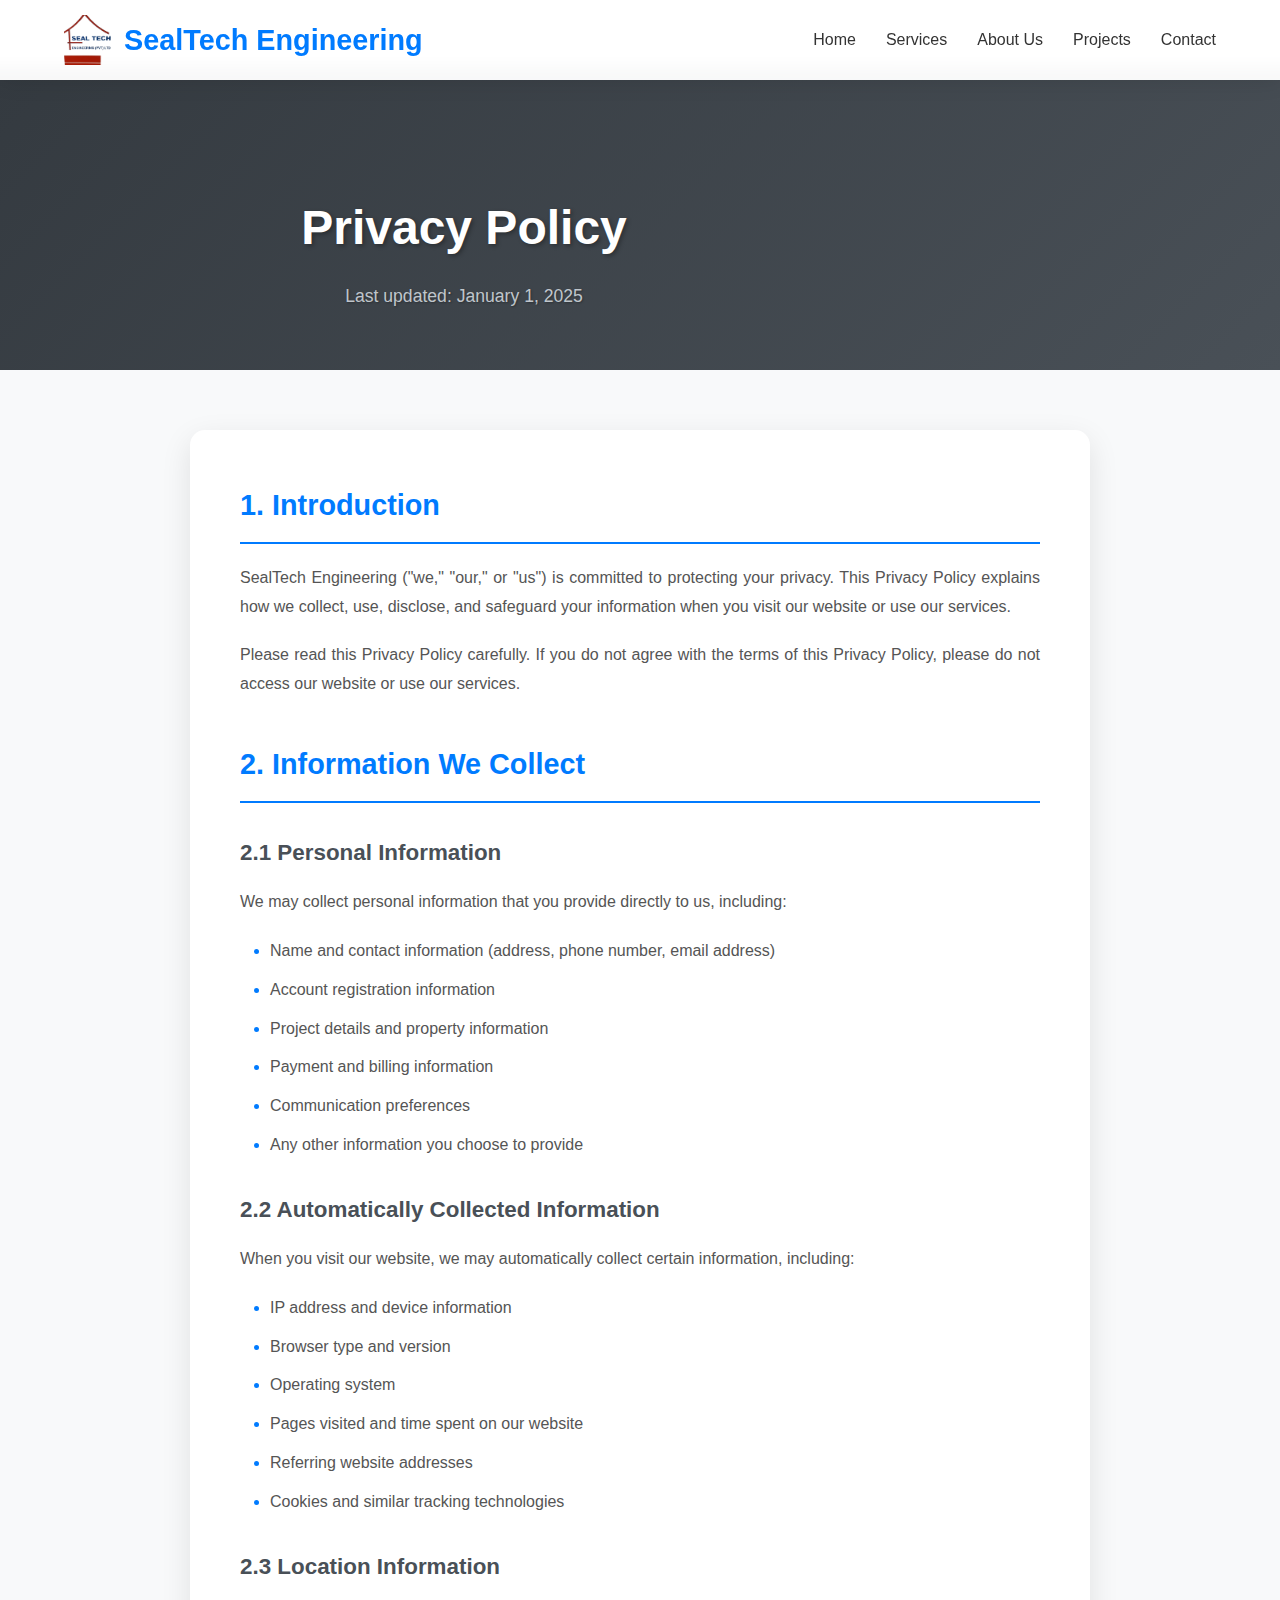
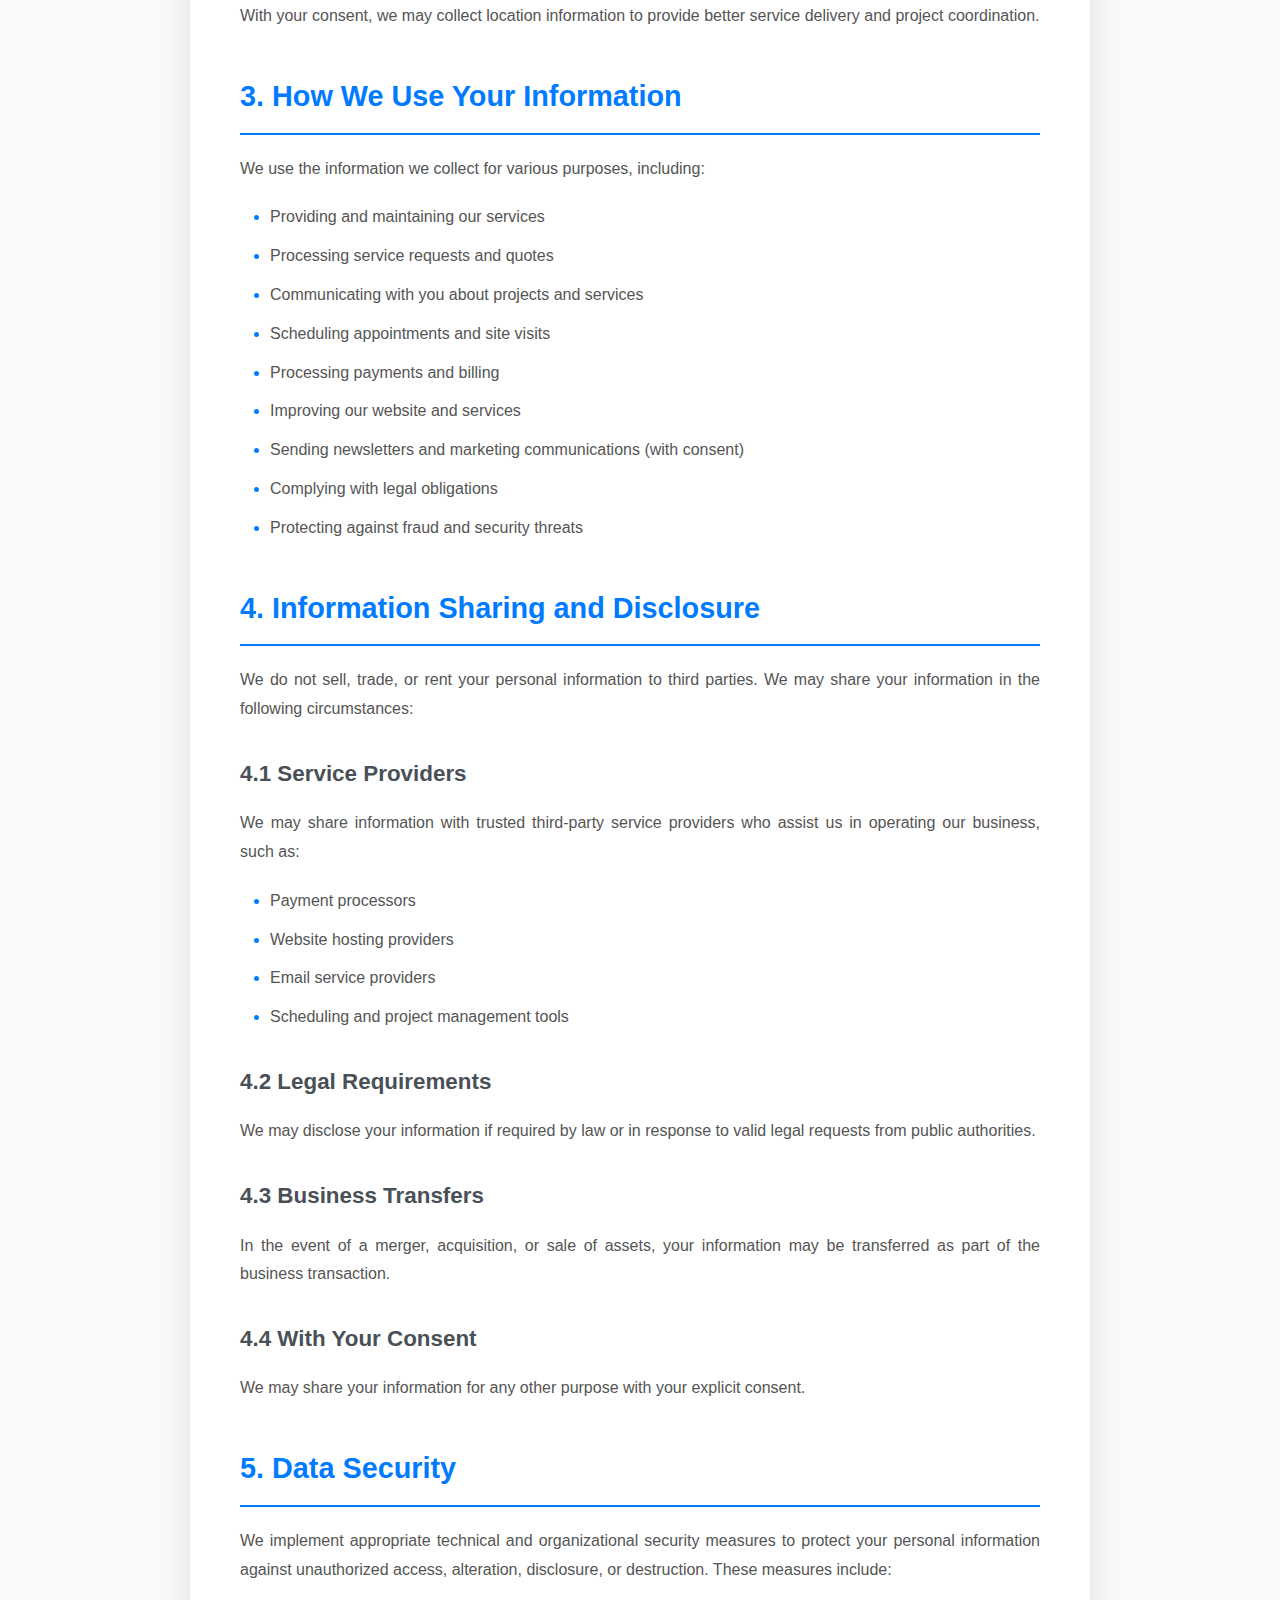
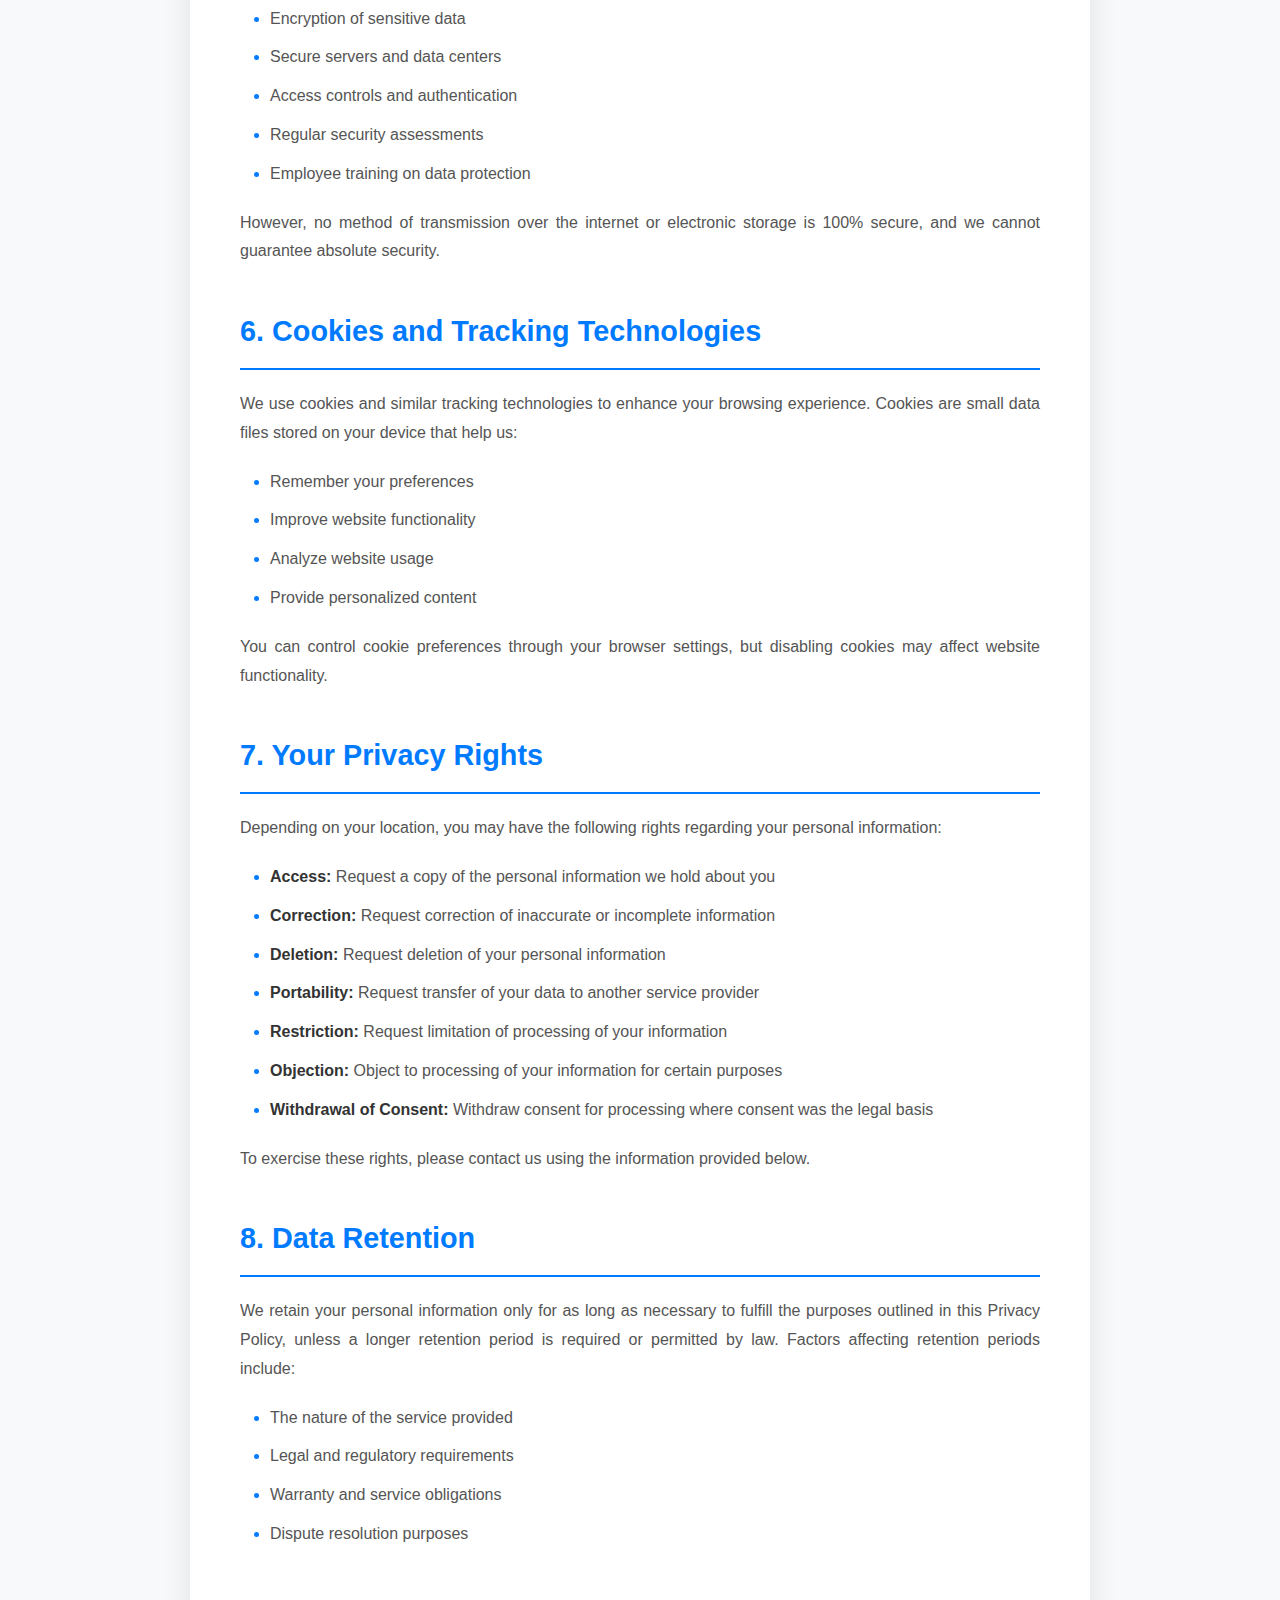
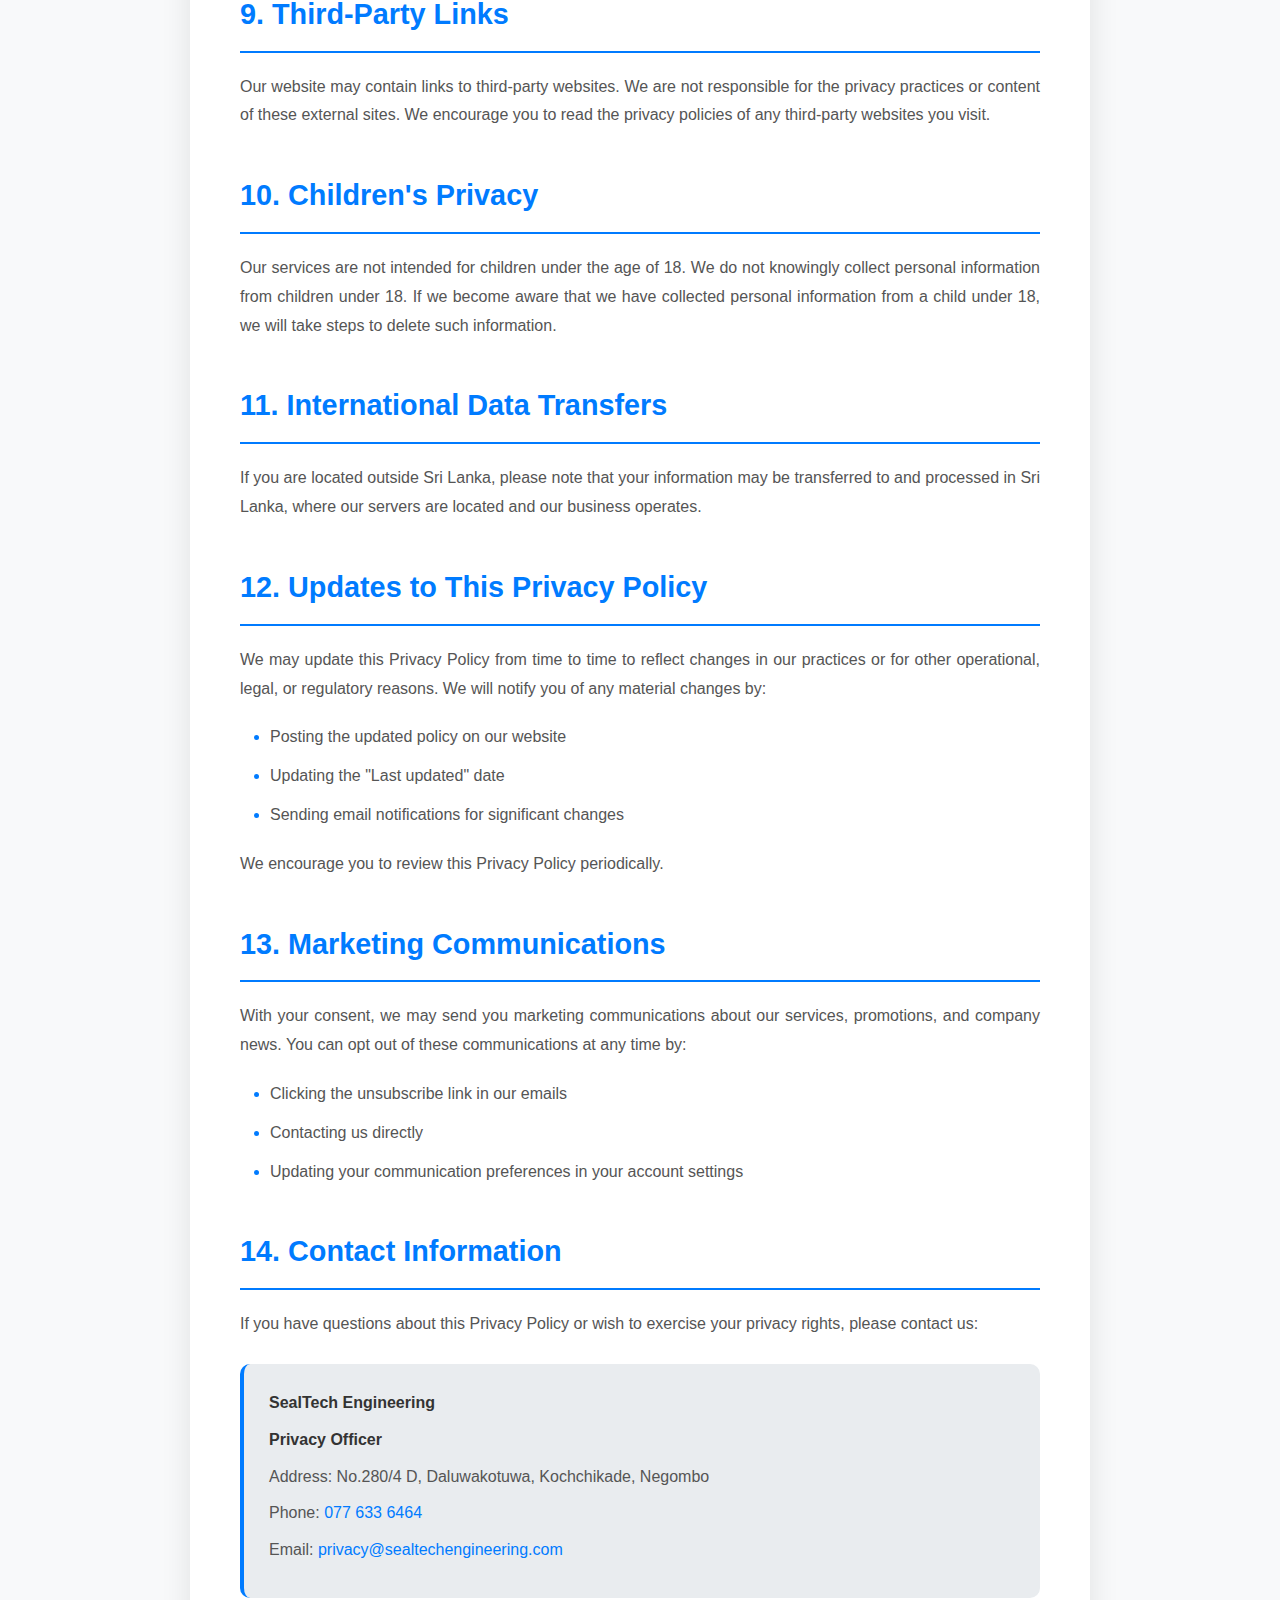
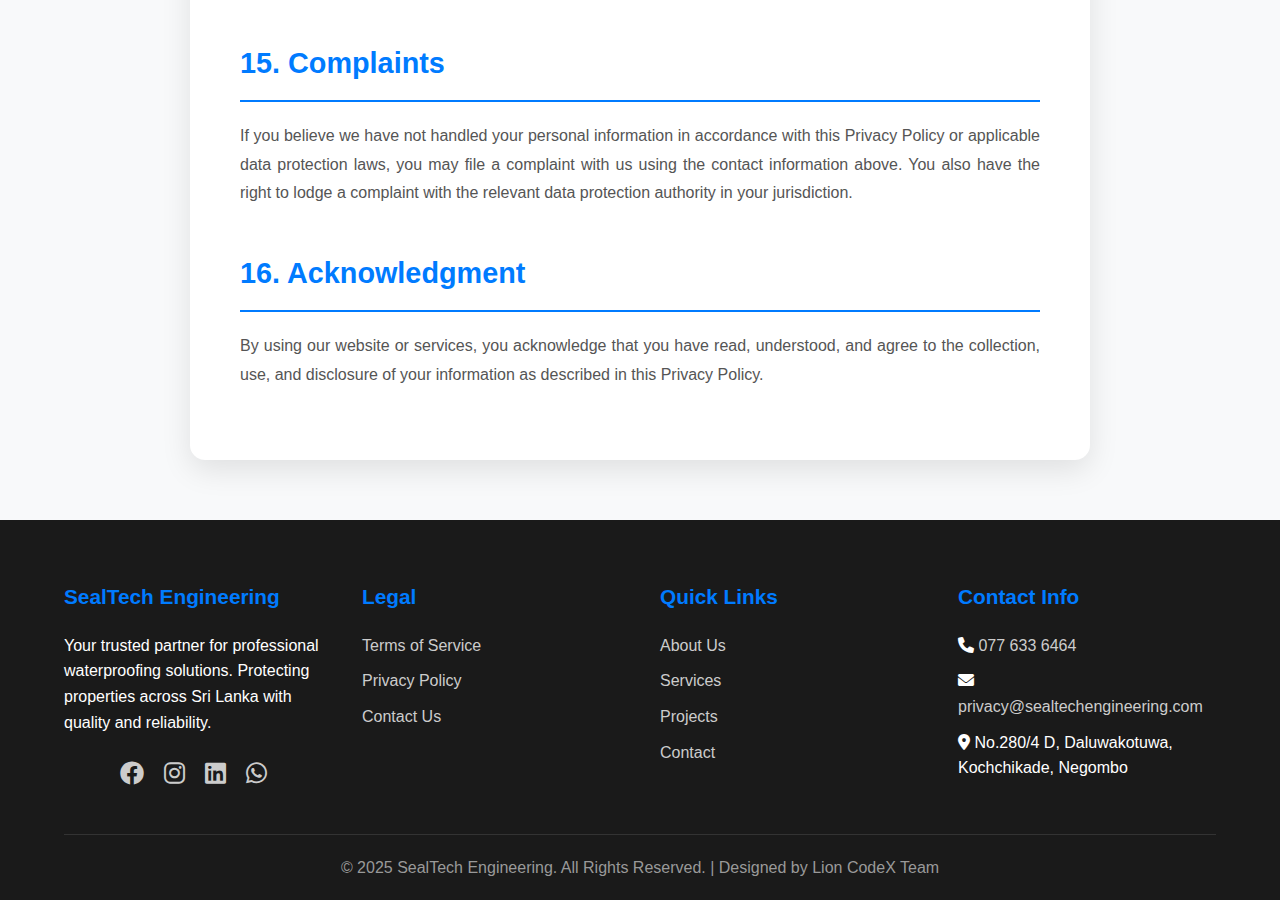
<file: pages/privacy-policy.html>
<!DOCTYPE html>
<html lang="en">

<head>
    <meta charset="UTF-8">
    <meta name="viewport" content="width=device-width, initial-scale=1.0">
    <title>Privacy Policy - SealTech Engineering</title>
    <link href="https://cdnjs.cloudflare.com/ajax/libs/font-awesome/6.0.0/css/all.min.css" rel="stylesheet">
    <link href="../css/style.css" rel="stylesheet">
    <link href="../css/legal.css" rel="stylesheet">
</head>

<body>
    <!-- Navigation -->
    <nav>
        <div class="logo">
            <img src="../images/logo.png" alt="Company Logo">
            SealTech Engineering
        </div>
        <ul class="nav-links">
            <li><a href="../index.html">Home</a></li>
            <li><a href="services.html">Services</a></li>
            <li><a href="about.html">About Us</a></li>
            <li><a href="projects.html">Projects</a></li>
            <li><a href="contact.html">Contact</a></li>
        </ul>
        <div class="menu-toggle" id="menu-toggle">
            <span></span>
            <span></span>
            <span></span>
        </div>
    </nav>

    <!-- Page Header -->
    <section class="legal-header">
        <div class="header-content">
            <h1>Privacy Policy</h1>
            <p>Last updated: January 1, 2025</p>
        </div>
    </section>

    <!-- Privacy Content -->
    <section class="legal-content">
        <div class="container">
            <div class="legal-document">
                
                <h2>1. Introduction</h2>
                <p>SealTech Engineering ("we," "our," or "us") is committed to protecting your privacy. This Privacy Policy explains how we collect, use, disclose, and safeguard your information when you visit our website or use our services.</p>
                <p>Please read this Privacy Policy carefully. If you do not agree with the terms of this Privacy Policy, please do not access our website or use our services.</p>

                <h2>2. Information We Collect</h2>
                
                <h3>2.1 Personal Information</h3>
                <p>We may collect personal information that you provide directly to us, including:</p>
                <ul>
                    <li>Name and contact information (address, phone number, email address)</li>
                    <li>Account registration information</li>
                    <li>Project details and property information</li>
                    <li>Payment and billing information</li>
                    <li>Communication preferences</li>
                    <li>Any other information you choose to provide</li>
                </ul>

                <h3>2.2 Automatically Collected Information</h3>
                <p>When you visit our website, we may automatically collect certain information, including:</p>
                <ul>
                    <li>IP address and device information</li>
                    <li>Browser type and version</li>
                    <li>Operating system</li>
                    <li>Pages visited and time spent on our website</li>
                    <li>Referring website addresses</li>
                    <li>Cookies and similar tracking technologies</li>
                </ul>

                <h3>2.3 Location Information</h3>
                <p>With your consent, we may collect location information to provide better service delivery and project coordination.</p>

                <h2>3. How We Use Your Information</h2>
                <p>We use the information we collect for various purposes, including:</p>
                <ul>
                    <li>Providing and maintaining our services</li>
                    <li>Processing service requests and quotes</li>
                    <li>Communicating with you about projects and services</li>
                    <li>Scheduling appointments and site visits</li>
                    <li>Processing payments and billing</li>
                    <li>Improving our website and services</li>
                    <li>Sending newsletters and marketing communications (with consent)</li>
                    <li>Complying with legal obligations</li>
                    <li>Protecting against fraud and security threats</li>
                </ul>

                <h2>4. Information Sharing and Disclosure</h2>
                <p>We do not sell, trade, or rent your personal information to third parties. We may share your information in the following circumstances:</p>

                <h3>4.1 Service Providers</h3>
                <p>We may share information with trusted third-party service providers who assist us in operating our business, such as:</p>
                <ul>
                    <li>Payment processors</li>
                    <li>Website hosting providers</li>
                    <li>Email service providers</li>
                    <li>Scheduling and project management tools</li>
                </ul>

                <h3>4.2 Legal Requirements</h3>
                <p>We may disclose your information if required by law or in response to valid legal requests from public authorities.</p>

                <h3>4.3 Business Transfers</h3>
                <p>In the event of a merger, acquisition, or sale of assets, your information may be transferred as part of the business transaction.</p>

                <h3>4.4 With Your Consent</h3>
                <p>We may share your information for any other purpose with your explicit consent.</p>

                <h2>5. Data Security</h2>
                <p>We implement appropriate technical and organizational security measures to protect your personal information against unauthorized access, alteration, disclosure, or destruction. These measures include:</p>
                <ul>
                    <li>Encryption of sensitive data</li>
                    <li>Secure servers and data centers</li>
                    <li>Access controls and authentication</li>
                    <li>Regular security assessments</li>
                    <li>Employee training on data protection</li>
                </ul>
                <p>However, no method of transmission over the internet or electronic storage is 100% secure, and we cannot guarantee absolute security.</p>

                <h2>6. Cookies and Tracking Technologies</h2>
                <p>We use cookies and similar tracking technologies to enhance your browsing experience. Cookies are small data files stored on your device that help us:</p>
                <ul>
                    <li>Remember your preferences</li>
                    <li>Improve website functionality</li>
                    <li>Analyze website usage</li>
                    <li>Provide personalized content</li>
                </ul>
                <p>You can control cookie preferences through your browser settings, but disabling cookies may affect website functionality.</p>

                <h2>7. Your Privacy Rights</h2>
                <p>Depending on your location, you may have the following rights regarding your personal information:</p>
                <ul>
                    <li><strong>Access:</strong> Request a copy of the personal information we hold about you</li>
                    <li><strong>Correction:</strong> Request correction of inaccurate or incomplete information</li>
                    <li><strong>Deletion:</strong> Request deletion of your personal information</li>
                    <li><strong>Portability:</strong> Request transfer of your data to another service provider</li>
                    <li><strong>Restriction:</strong> Request limitation of processing of your information</li>
                    <li><strong>Objection:</strong> Object to processing of your information for certain purposes</li>
                    <li><strong>Withdrawal of Consent:</strong> Withdraw consent for processing where consent was the legal basis</li>
                </ul>
                <p>To exercise these rights, please contact us using the information provided below.</p>

                <h2>8. Data Retention</h2>
                <p>We retain your personal information only for as long as necessary to fulfill the purposes outlined in this Privacy Policy, unless a longer retention period is required or permitted by law. Factors affecting retention periods include:</p>
                <ul>
                    <li>The nature of the service provided</li>
                    <li>Legal and regulatory requirements</li>
                    <li>Warranty and service obligations</li>
                    <li>Dispute resolution purposes</li>
                </ul>

                <h2>9. Third-Party Links</h2>
                <p>Our website may contain links to third-party websites. We are not responsible for the privacy practices or content of these external sites. We encourage you to read the privacy policies of any third-party websites you visit.</p>

                <h2>10. Children's Privacy</h2>
                <p>Our services are not intended for children under the age of 18. We do not knowingly collect personal information from children under 18. If we become aware that we have collected personal information from a child under 18, we will take steps to delete such information.</p>

                <h2>11. International Data Transfers</h2>
                <p>If you are located outside Sri Lanka, please note that your information may be transferred to and processed in Sri Lanka, where our servers are located and our business operates.</p>

                <h2>12. Updates to This Privacy Policy</h2>
                <p>We may update this Privacy Policy from time to time to reflect changes in our practices or for other operational, legal, or regulatory reasons. We will notify you of any material changes by:</p>
                <ul>
                    <li>Posting the updated policy on our website</li>
                    <li>Updating the "Last updated" date</li>
                    <li>Sending email notifications for significant changes</li>
                </ul>
                <p>We encourage you to review this Privacy Policy periodically.</p>

                <h2>13. Marketing Communications</h2>
                <p>With your consent, we may send you marketing communications about our services, promotions, and company news. You can opt out of these communications at any time by:</p>
                <ul>
                    <li>Clicking the unsubscribe link in our emails</li>
                    <li>Contacting us directly</li>
                    <li>Updating your communication preferences in your account settings</li>
                </ul>

                <h2>14. Contact Information</h2>
                <p>If you have questions about this Privacy Policy or wish to exercise your privacy rights, please contact us:</p>
                <div class="contact-info">
                    <p><strong>SealTech Engineering</strong></p>
                    <p><strong>Privacy Officer</strong></p>
                    <p>Address: No.280/4 D, Daluwakotuwa, Kochchikade, Negombo</p>
                    <p>Phone: <a href="tel:0776336464">077 633 6464</a></p>
                    <p>Email: <a href="mailto:privacy@sealtechengineering.com">privacy@sealtechengineering.com</a></p>
                </div>

                <h2>15. Complaints</h2>
                <p>If you believe we have not handled your personal information in accordance with this Privacy Policy or applicable data protection laws, you may file a complaint with us using the contact information above. You also have the right to lodge a complaint with the relevant data protection authority in your jurisdiction.</p>

                <h2>16. Acknowledgment</h2>
                <p>By using our website or services, you acknowledge that you have read, understood, and agree to the collection, use, and disclosure of your information as described in this Privacy Policy.</p>

            </div>
        </div>
    </section>

    <!-- Footer -->
    <footer>
        <div class="footer-content">
            <div class="footer-section">
                <h3>SealTech Engineering</h3>
                <p>Your trusted partner for professional waterproofing solutions. Protecting properties across Sri Lanka with quality and reliability.</p>
                <div class="social-links">
                    <a href="#"><i class="fab fa-facebook"></i></a>
                    <a href="#"><i class="fab fa-instagram"></i></a>
                    <a href="#"><i class="fab fa-linkedin"></i></a>
                    <a href="#"><i class="fab fa-whatsapp"></i></a>
                </div>
            </div>
            <div class="footer-section">
                <h3>Legal</h3>
                <ul>
                    <li><a href="terms-of-service.html">Terms of Service</a></li>
                    <li><a href="#" class="active">Privacy Policy</a></li>
                    <li><a href="contact.html">Contact Us</a></li>
                </ul>
            </div>
            <div class="footer-section">
                <h3>Quick Links</h3>
                <ul>
                    <li><a href="about.html">About Us</a></li>
                    <li><a href="services.html">Services</a></li>
                    <li><a href="projects.html">Projects</a></li>
                    <li><a href="contact.html">Contact</a></li>
                </ul>
            </div>
            <div class="footer-section">
                <h3>Contact Info</h3>
                <ul>
                    <li><i class="fas fa-phone"></i> <a href="tel:0776336464">077 633 6464</a></li>
                    <li><i class="fas fa-envelope"></i> <a href="mailto:privacy@sealtechengineering.com">privacy@sealtechengineering.com</a></li>
                    <li><i class="fas fa-map-marker-alt"></i> No.280/4 D, Daluwakotuwa, Kochchikade, Negombo</li>
                </ul>
            </div>
        </div>
        <div class="footer-bottom">
            <p>&copy; 2025 SealTech Engineering. All Rights Reserved. | Designed by Lion CodeX Team</p>
        </div>
    </footer>

    <script src="../js/script.js"></script>

</body>

</html>
</file>
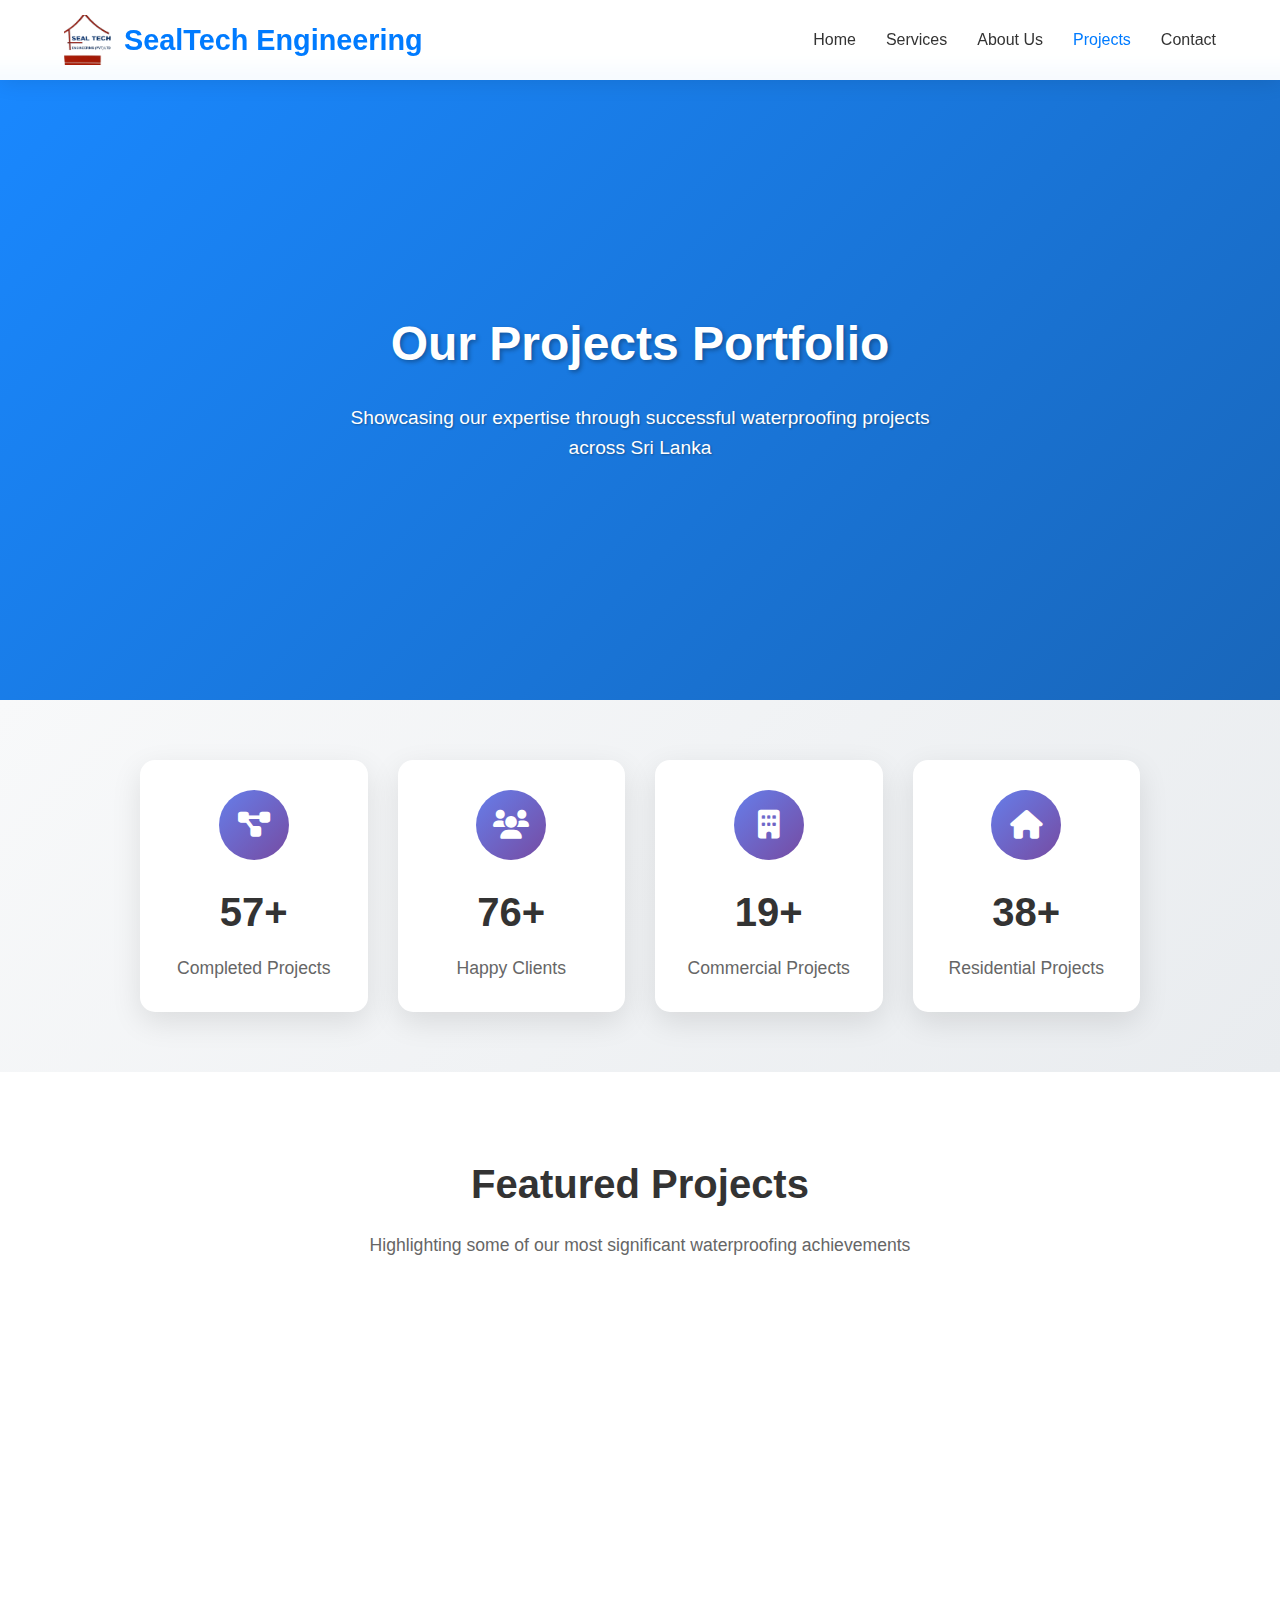
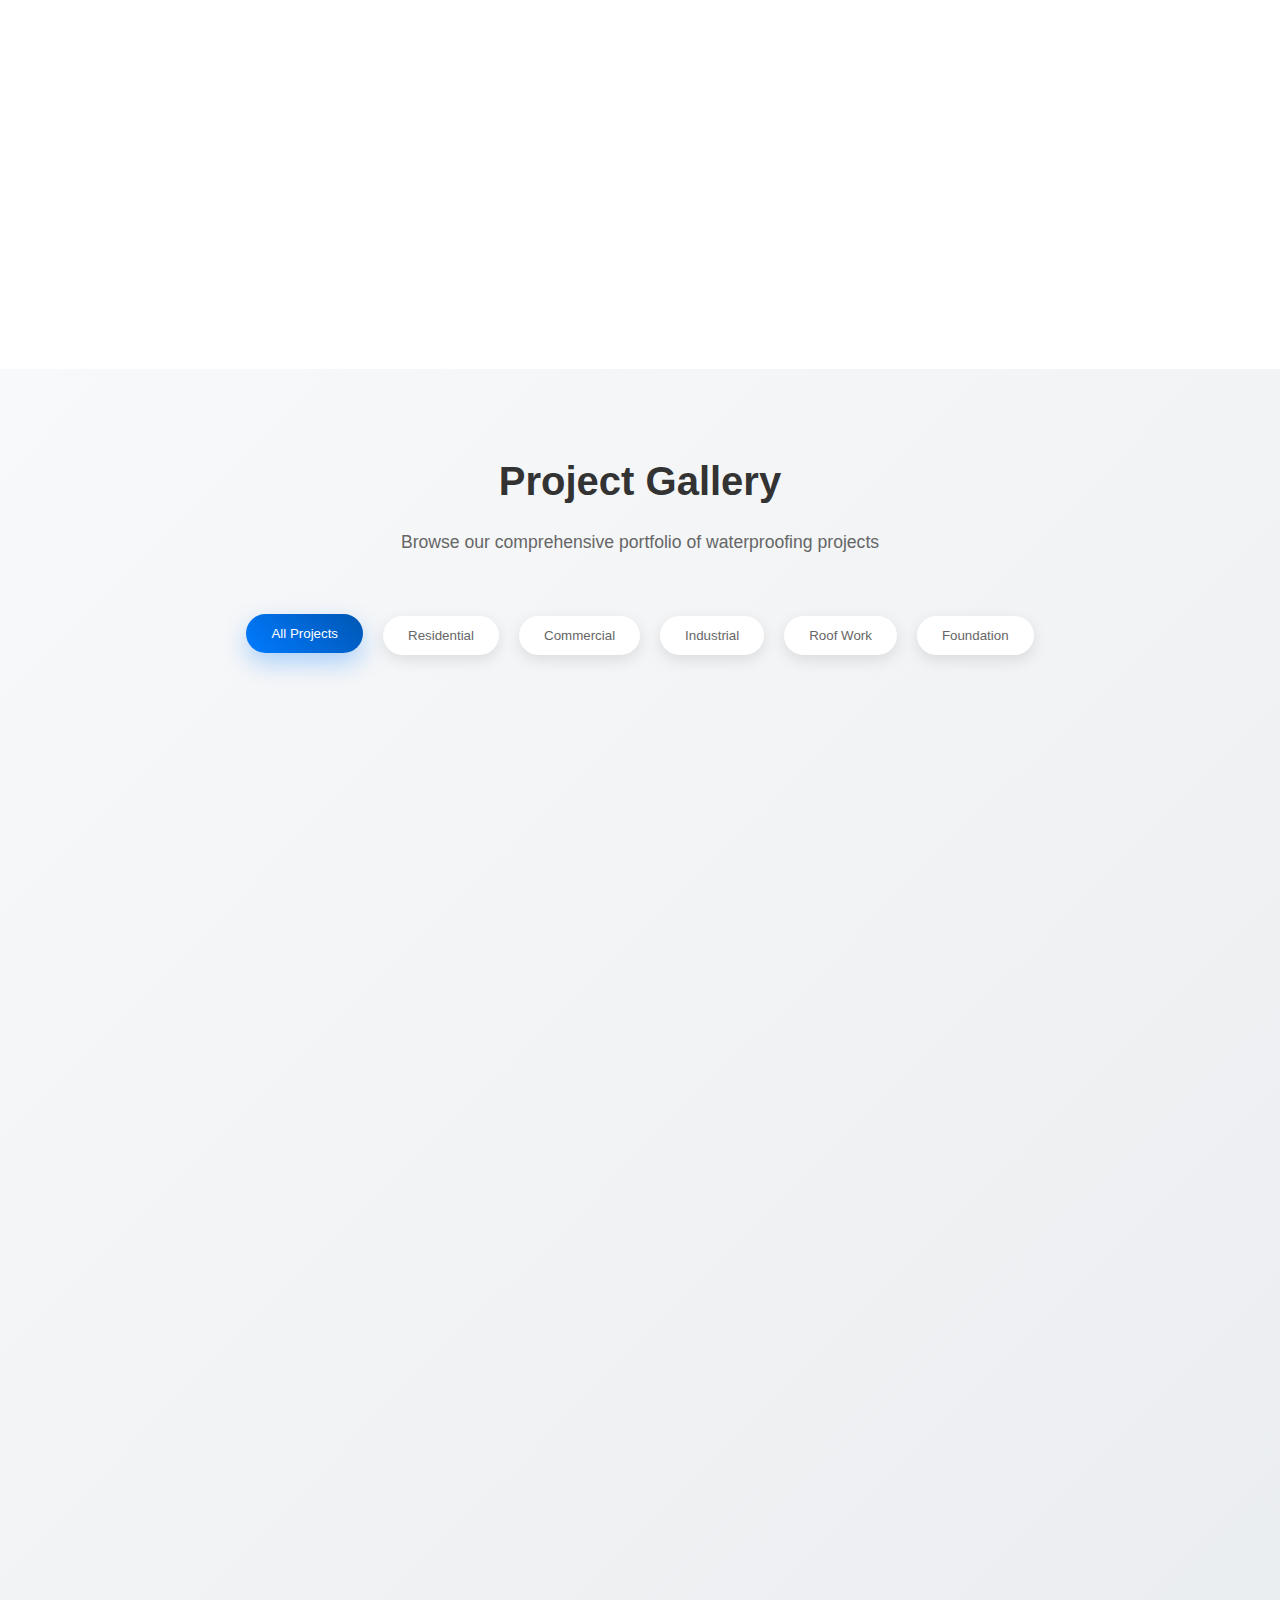
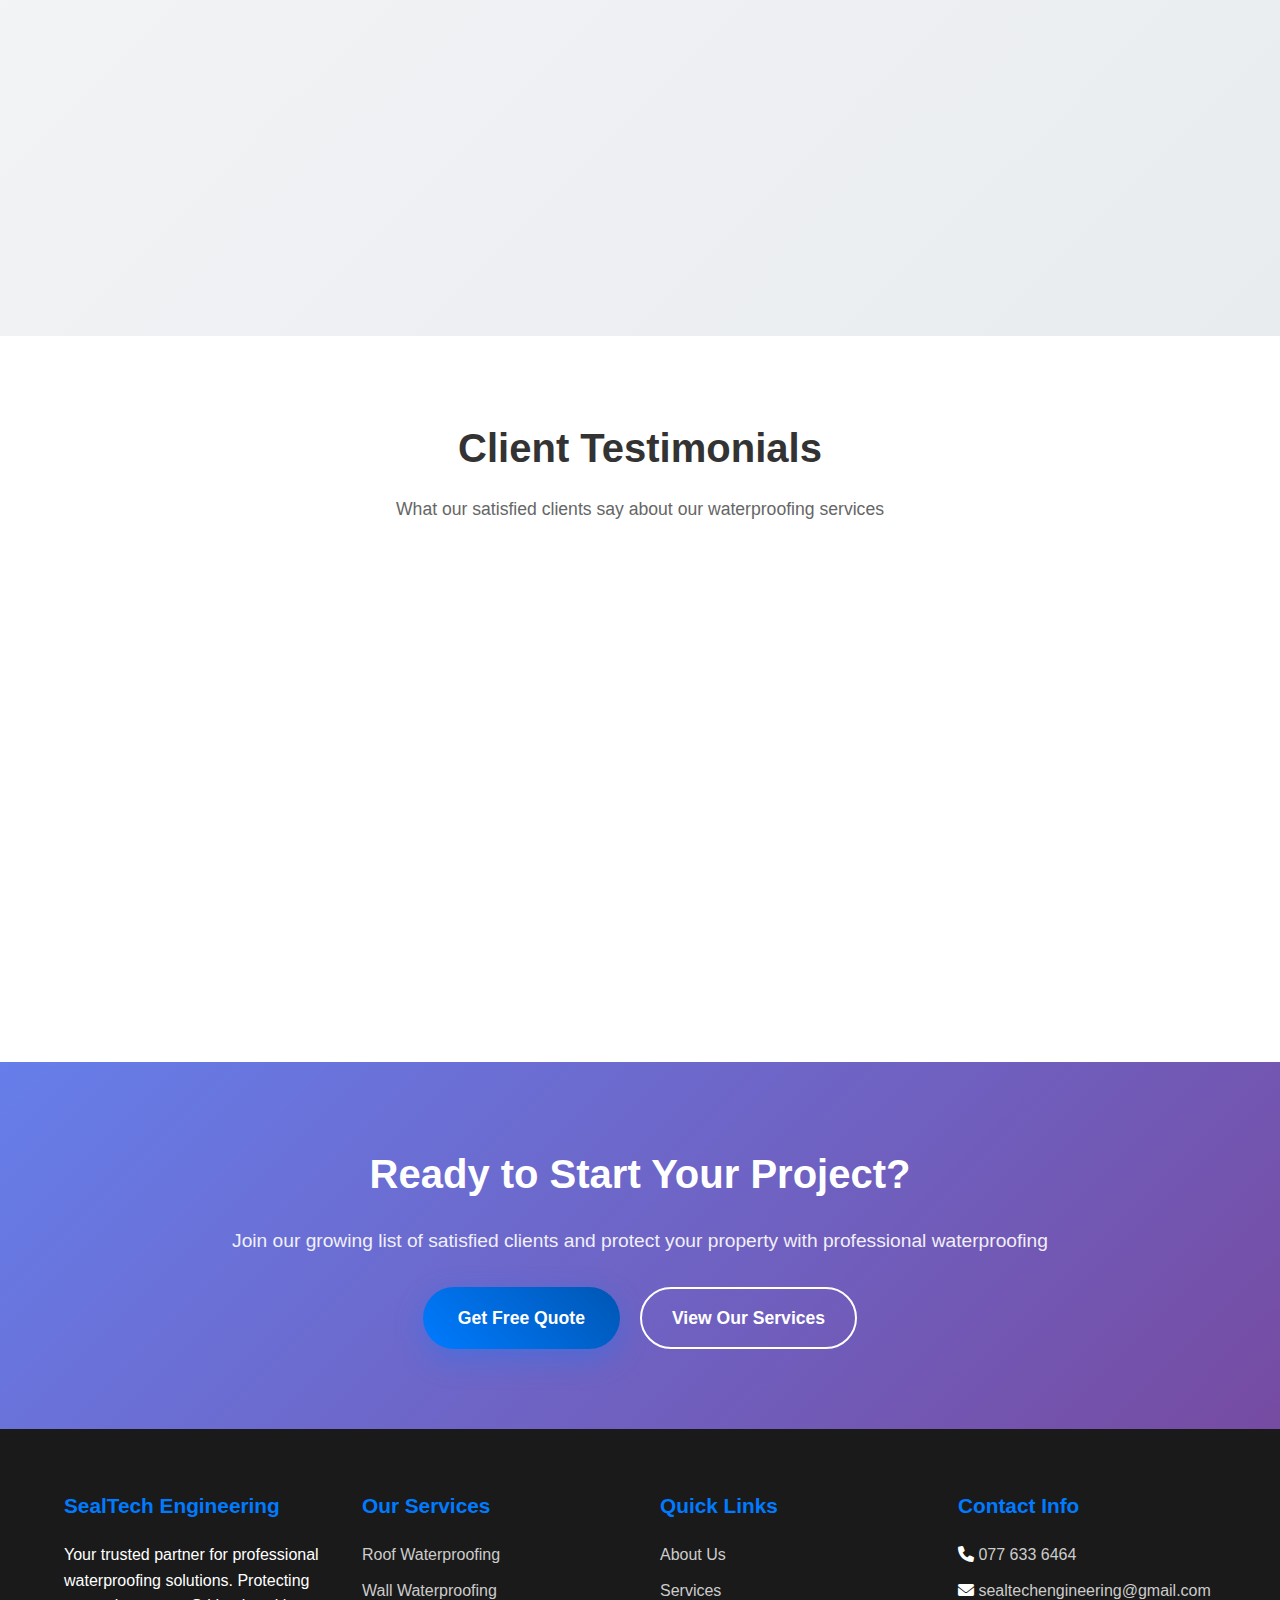
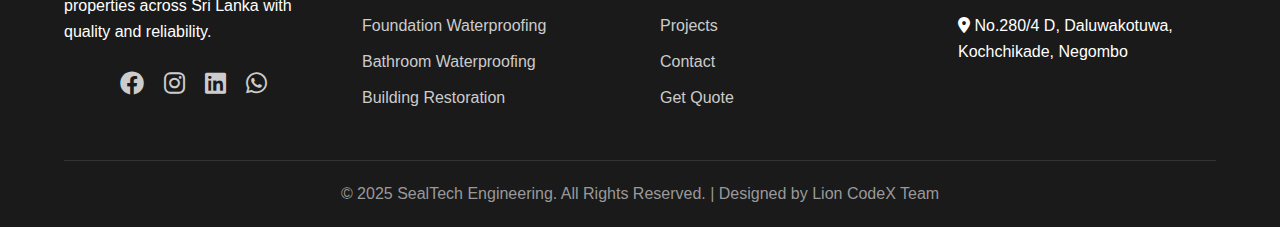
<file: pages/projects.html>
<!DOCTYPE html>
<html lang="en">

<head>
    <meta charset="UTF-8">
    <meta name="viewport" content="width=device-width, initial-scale=1.0">
    <title>Our Projects - SealTech Engineering</title>
    <link href="https://cdnjs.cloudflare.com/ajax/libs/font-awesome/6.0.0/css/all.min.css" rel="stylesheet">
    <link href="../css/style.css" rel="stylesheet">
    <link href="../css/projects.css" rel="stylesheet">
</head>

<body>
    <!-- Navigation -->
    <nav>
        <div class="logo">
            <img src="../images/logo.png" alt="Company Logo">
            SealTech Engineering
        </div>
        <ul class="nav-links">
            <li><a href="../index.html">Home</a></li>
            <li><a href="services.html">Services</a></li>
            <li><a href="about.html">About Us</a></li>
            <li><a href="#" class="active">Projects</a></li>
            <li><a href="contact.html">Contact</a></li>
        </ul>
        <div class="menu-toggle" id="menu-toggle">
            <span></span>
            <span></span>
            <span></span>
        </div>
    </nav>

    <!-- Page Header -->
    <section class="page-header">
        <div class="header-content">
            <h1>Our Projects Portfolio</h1>
            <p>Showcasing our expertise through successful waterproofing projects across Sri Lanka</p>
        </div>
    </section>

    <!-- Project Stats -->
    <section class="project-stats">
        <div class="stats-grid">
            <div class="stat-item">
                <div class="stat-icon">
                    <i class="fas fa-project-diagram"></i>
                </div>
                <div class="stat-number">150+</div>
                <div class="stat-label">Completed Projects</div>
            </div>
            <div class="stat-item">
                <div class="stat-icon">
                    <i class="fas fa-users"></i>
                </div>
                <div class="stat-number">200+</div>
                <div class="stat-label">Happy Clients</div>
            </div>
            <div class="stat-item">
                <div class="stat-icon">
                    <i class="fas fa-building"></i>
                </div>
                <div class="stat-number">50+</div>
                <div class="stat-label">Commercial Projects</div>
            </div>
            <div class="stat-item">
                <div class="stat-icon">
                    <i class="fas fa-home"></i>
                </div>
                <div class="stat-number">100+</div>
                <div class="stat-label">Residential Projects</div>
            </div>
        </div>
    </section>

    <!-- Featured Projects -->
    <section class="featured-projects">
        <div class="container">
            <div class="section-title">
                <h2>Featured Projects</h2>
                <p>Highlighting some of our most significant waterproofing achievements</p>
            </div>

            <div class="projects-grid">
                <div class="project-card">
                    <div class="project-image">
                        <div class="project-overlay">
                            <i class="fas fa-building"></i>
                            <div class="view-text">View Project Details</div>
                        </div>
                    </div>
                    <div class="project-content">
                        <h3 class="project-title">Ariyana Resort Apartments</h3>
                        <div class="project-location">
                            <i class="fas fa-map-marker-alt"></i>
                            Aturugiriya, Sri Lanka
                        </div>
                        <p class="project-description">
                            Complete waterproofing solution for a luxury residential complex including roof, basement,
                            and common area waterproofing systems.
                        </p>
                        <div class="project-details">
                            <div class="project-type">Residential Complex</div>
                            <div class="project-status">
                                <i class="fas fa-check-circle"></i>
                                Completed
                            </div>
                        </div>
                    </div>
                </div>
            </div>
        </div>
    </section>

    <!-- Project Gallery -->
    <section class="project-gallery">
        <div class="container">
            <div class="section-title">
                <h2>Project Gallery</h2>
                <p>Browse our comprehensive portfolio of waterproofing projects</p>
            </div>

            <div class="gallery-filter">
                <button class="filter-btn active" data-filter="all">All Projects</button>
                <button class="filter-btn" data-filter="residential">Residential</button>
                <button class="filter-btn" data-filter="commercial">Commercial</button>
                <button class="filter-btn" data-filter="industrial">Industrial</button>
                <button class="filter-btn" data-filter="roof">Roof Work</button>
                <button class="filter-btn" data-filter="foundation">Foundation</button>
            </div>

            <div class="gallery-grid">
                <div class="gallery-item" data-category="residential roof">
                    <div class="gallery-image"></div>
                    <div class="gallery-content">
                        <h3>Luxury Villa Roof Waterproofing</h3>
                        <p>Premium roof waterproofing system with 15-year warranty for a luxury residential property in
                            Colombo.</p>
                    </div>
                </div>

                <div class="gallery-item" data-category="commercial foundation">
                    <div class="gallery-image"></div>
                    <div class="gallery-content">
                        <h3>Office Complex Foundation</h3>
                        <p>Deep foundation waterproofing for a 10-story commercial building with advanced drainage
                            systems.</p>
                    </div>
                </div>

                <div class="gallery-item" data-category="industrial roof">
                    <div class="gallery-image"></div>
                    <div class="gallery-content">
                        <h3>Warehouse Roof Coating</h3>
                        <p>Industrial-grade roof waterproofing for a large warehouse facility with heat-resistant
                            coating.</p>
                    </div>
                </div>

                <div class="gallery-item" data-category="residential">
                    <div class="gallery-image"></div>
                    <div class="gallery-content">
                        <h3>Apartment Block Restoration</h3>
                        <p>Complete building restoration including wall waterproofing and facade protection systems.</p>
                    </div>
                </div>

                <div class="gallery-item" data-category="commercial">
                    <div class="gallery-image"></div>
                    <div class="gallery-content">
                        <h3>Shopping Mall Waterproofing</h3>
                        <p>Comprehensive waterproofing solution for a major shopping complex including parking areas.
                        </p>
                    </div>
                </div>

                <div class="gallery-item" data-category="industrial foundation">
                    <div class="gallery-image"></div>
                    <div class="gallery-content">
                        <h3>Factory Foundation Seal</h3>
                        <p>Heavy-duty foundation waterproofing for manufacturing facility with chemical-resistant
                            systems.</p>
                    </div>
                </div>

                <div class="gallery-item" data-category="residential roof">
                    <div class="gallery-image"></div>
                    <div class="gallery-content">
                        <h3>Residential Roof Repair</h3>
                        <p>Emergency roof waterproofing repair and complete system upgrade for storm damage restoration.
                        </p>
                    </div>
                </div>

                <div class="gallery-item" data-category="commercial">
                    <div class="gallery-image"></div>
                    <div class="gallery-content">
                        <h3>Hotel Waterproofing</h3>
                        <p>Luxury hotel comprehensive waterproofing including pools, bathrooms, and roof terraces.</p>
                    </div>
                </div>

                <div class="gallery-item" data-category="industrial">
                    <div class="gallery-image"></div>
                    <div class="gallery-content">
                        <h3>Power Plant Protection</h3>
                        <p>Specialized waterproofing for critical infrastructure with extreme weather resistance.</p>
                    </div>
                </div>
            </div>
        </div>
    </section>

    <!-- Client Testimonials -->
    <section class="testimonials">
        <div class="container">
            <div class="section-title">
                <h2>Client Testimonials</h2>
                <p>What our satisfied clients say about our waterproofing services</p>
            </div>

            <div class="testimonials-grid">
                <div class="testimonial-card">
                    <p class="testimonial-text">
                        "SealTech Engineering provided exceptional service for our apartment complex. Their professional
                        approach and quality workmanship exceeded our expectations. The waterproofing has held up
                        perfectly even during heavy monsoon seasons."
                    </p>
                    <div class="testimonial-author">
                        <div class="author-avatar">
                            <i class="fas fa-user"></i>
                        </div>
                        <div class="author-info">
                            <h4>Mr. Rajesh Patel</h4>
                            <p>Property Developer - Ariyana Resort</p>
                        </div>
                    </div>
                </div>

                <div class="testimonial-card">
                    <p class="testimonial-text">
                        "We chose SealTech for our industrial facility and they delivered outstanding results. The
                        45,000 sqft roof waterproofing was completed on time and within budget. Highly recommended for
                        large-scale projects."
                    </p>
                    <div class="testimonial-author">
                        <div class="author-avatar">
                            <i class="fas fa-user-tie"></i>
                        </div>
                        <div class="author-info">
                            <h4>Ms. Priya Fernando</h4>
                            <p>Project Manager - Bingiriya BOI</p>
                        </div>
                    </div>
                </div>

                <div class="testimonial-card">
                    <p class="testimonial-text">
                        "Professional, reliable, and efficient. SealTech's team handled our commercial building
                        waterproofing with great expertise. Their after-service support and warranty coverage gives us
                        complete peace of mind."
                    </p>
                    <div class="testimonial-author">
                        <div class="author-avatar">
                            <i class="fas fa-user"></i>
                        </div>
                        <div class="author-info">
                            <h4>Mr. Kamal Silva</h4>
                            <p>Facilities Manager - MAS Holdings</p>
                        </div>
                    </div>
                </div>
            </div>
        </div>
    </section>

    <!-- CTA Section -->
    <section class="cta-section">
        <div class="container">
            <div class="cta-content">
                <h2>Ready to Start Your Project?</h2>
                <p>Join our growing list of satisfied clients and protect your property with professional waterproofing
                </p>
                <div class="cta-buttons">
                    <a href="contact.html" class="btn-primary">Get Free Quote</a>
                    <a href="services.html" class="btn-secondary">View Our Services</a>
                </div>
            </div>
        </div>
    </section>

    <!-- Footer -->
    <footer>
        <div class="footer-content">
            <div class="footer-section">
                <h3>SealTech Engineering</h3>
                <p>Your trusted partner for professional waterproofing solutions. Protecting properties across Sri Lanka
                    with quality and reliability.</p>
                <div class="social-links">
                    <a href="#"><i class="fab fa-facebook"></i></a>
                    <a href="#"><i class="fab fa-instagram"></i></a>
                    <a href="#"><i class="fab fa-linkedin"></i></a>
                    <a href="#"><i class="fab fa-whatsapp"></i></a>
                </div>
            </div>
            <div class="footer-section">
                <h3>Our Services</h3>
                <ul>
                    <li><a href="services.html">Roof Waterproofing</a></li>
                    <li><a href="services.html">Wall Waterproofing</a></li>
                    <li><a href="services.html">Foundation Waterproofing</a></li>
                    <li><a href="services.html">Bathroom Waterproofing</a></li>
                    <li><a href="services.html">Building Restoration</a></li>
                </ul>
            </div>
            <div class="footer-section">
                <h3>Quick Links</h3>
                <ul>
                    <li><a href="about.html">About Us</a></li>
                    <li><a href="services.html">Services</a></li>
                    <li><a href="#" class="active">Projects</a></li>
                    <li><a href="contact.html">Contact</a></li>
                    <li><a href="../index.html">Get Quote</a></li>
                </ul>
            </div>
            <div class="footer-section">
                <h3>Contact Info</h3>
                <ul>
                    <li><i class="fas fa-phone"></i> <a href="tel:0776336464">077 633 6464</a></li>
                    <li><i class="fas fa-envelope"></i> <a
                            href="mailto:sealtechengineering@gmail.com">sealtechengineering@gmail.com</a></li>
                    <li><i class="fas fa-map-marker-alt"></i> No.280/4 D, Daluwakotuwa, Kochchikade, Negombo</li>
                </ul>
            </div>
        </div>
        <div class="footer-bottom">
            <p>&copy; 2025 SealTech Engineering. All Rights Reserved. | Designed by Lion CodeX Team</p>
        </div>
    </footer>

    <script src="../js/script.js"></script>
    <script src="../js/projects.js"></script>

</body>

</html>
</file>
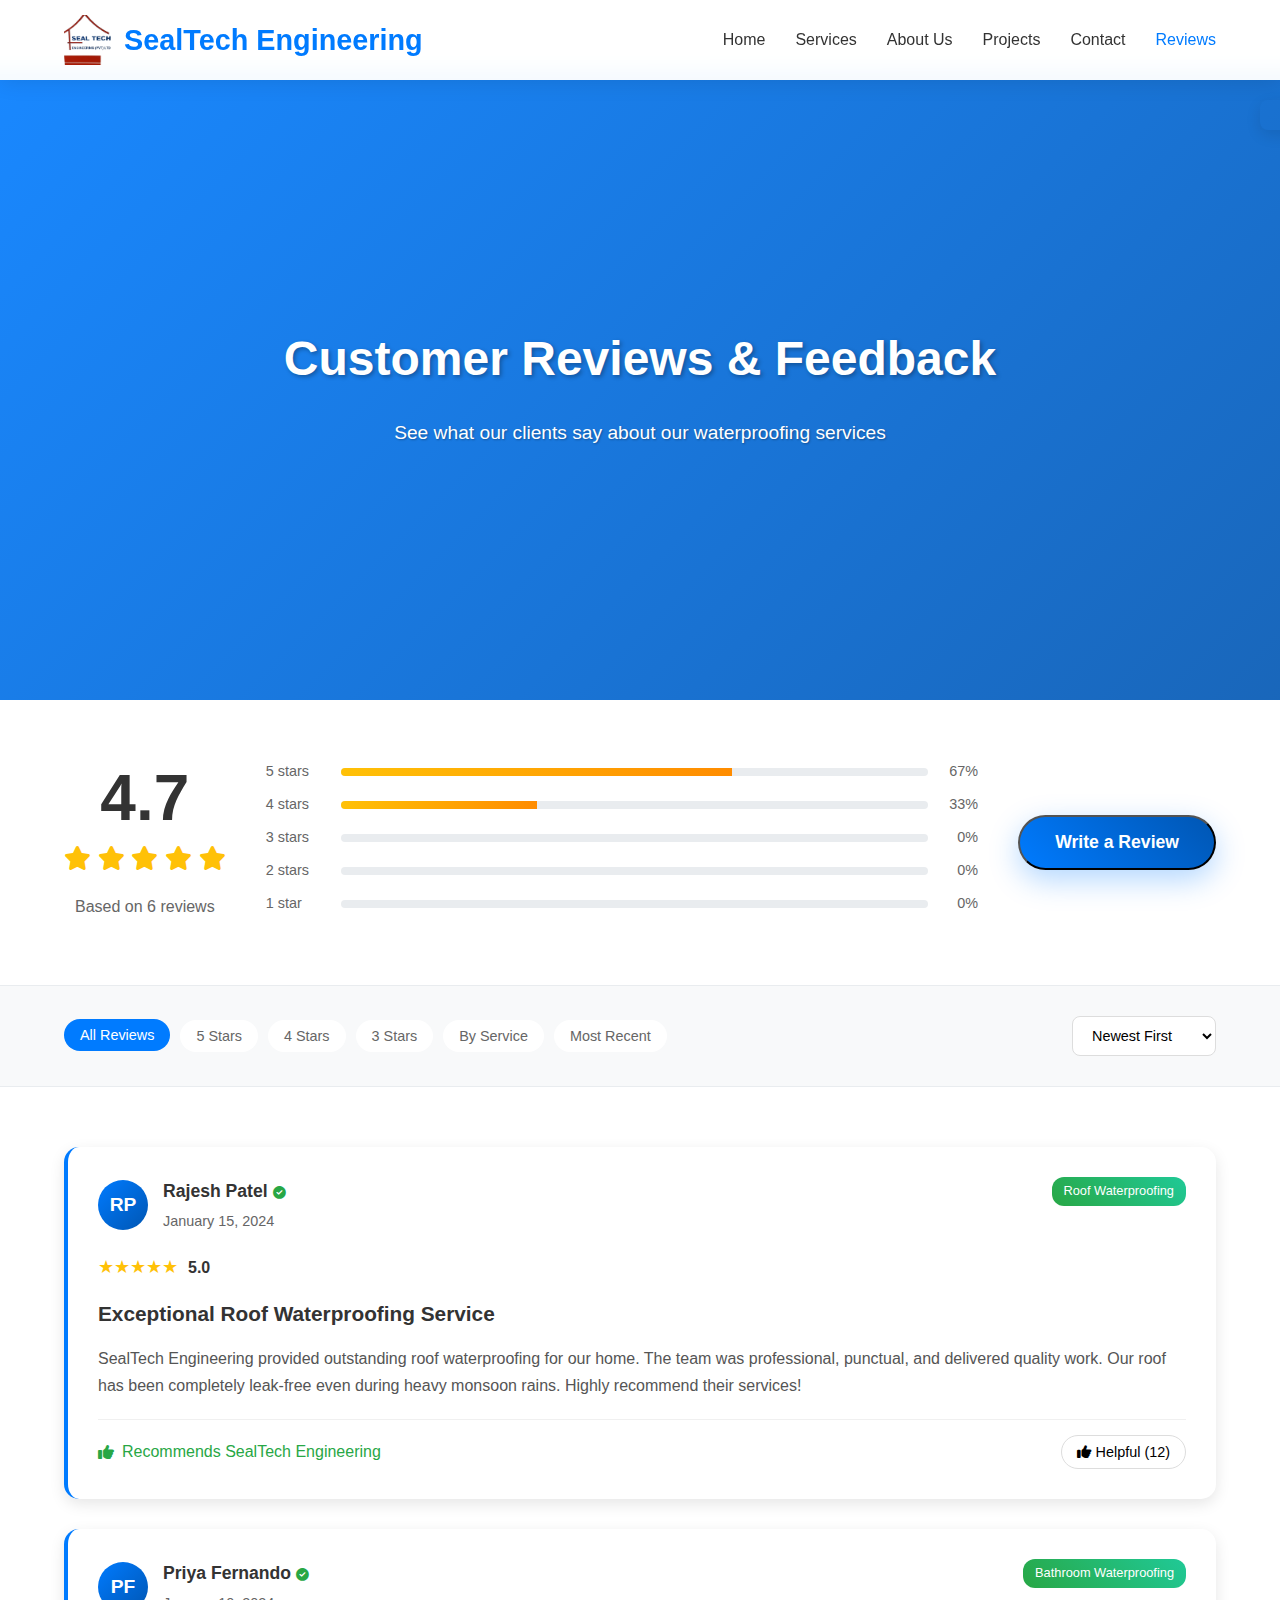
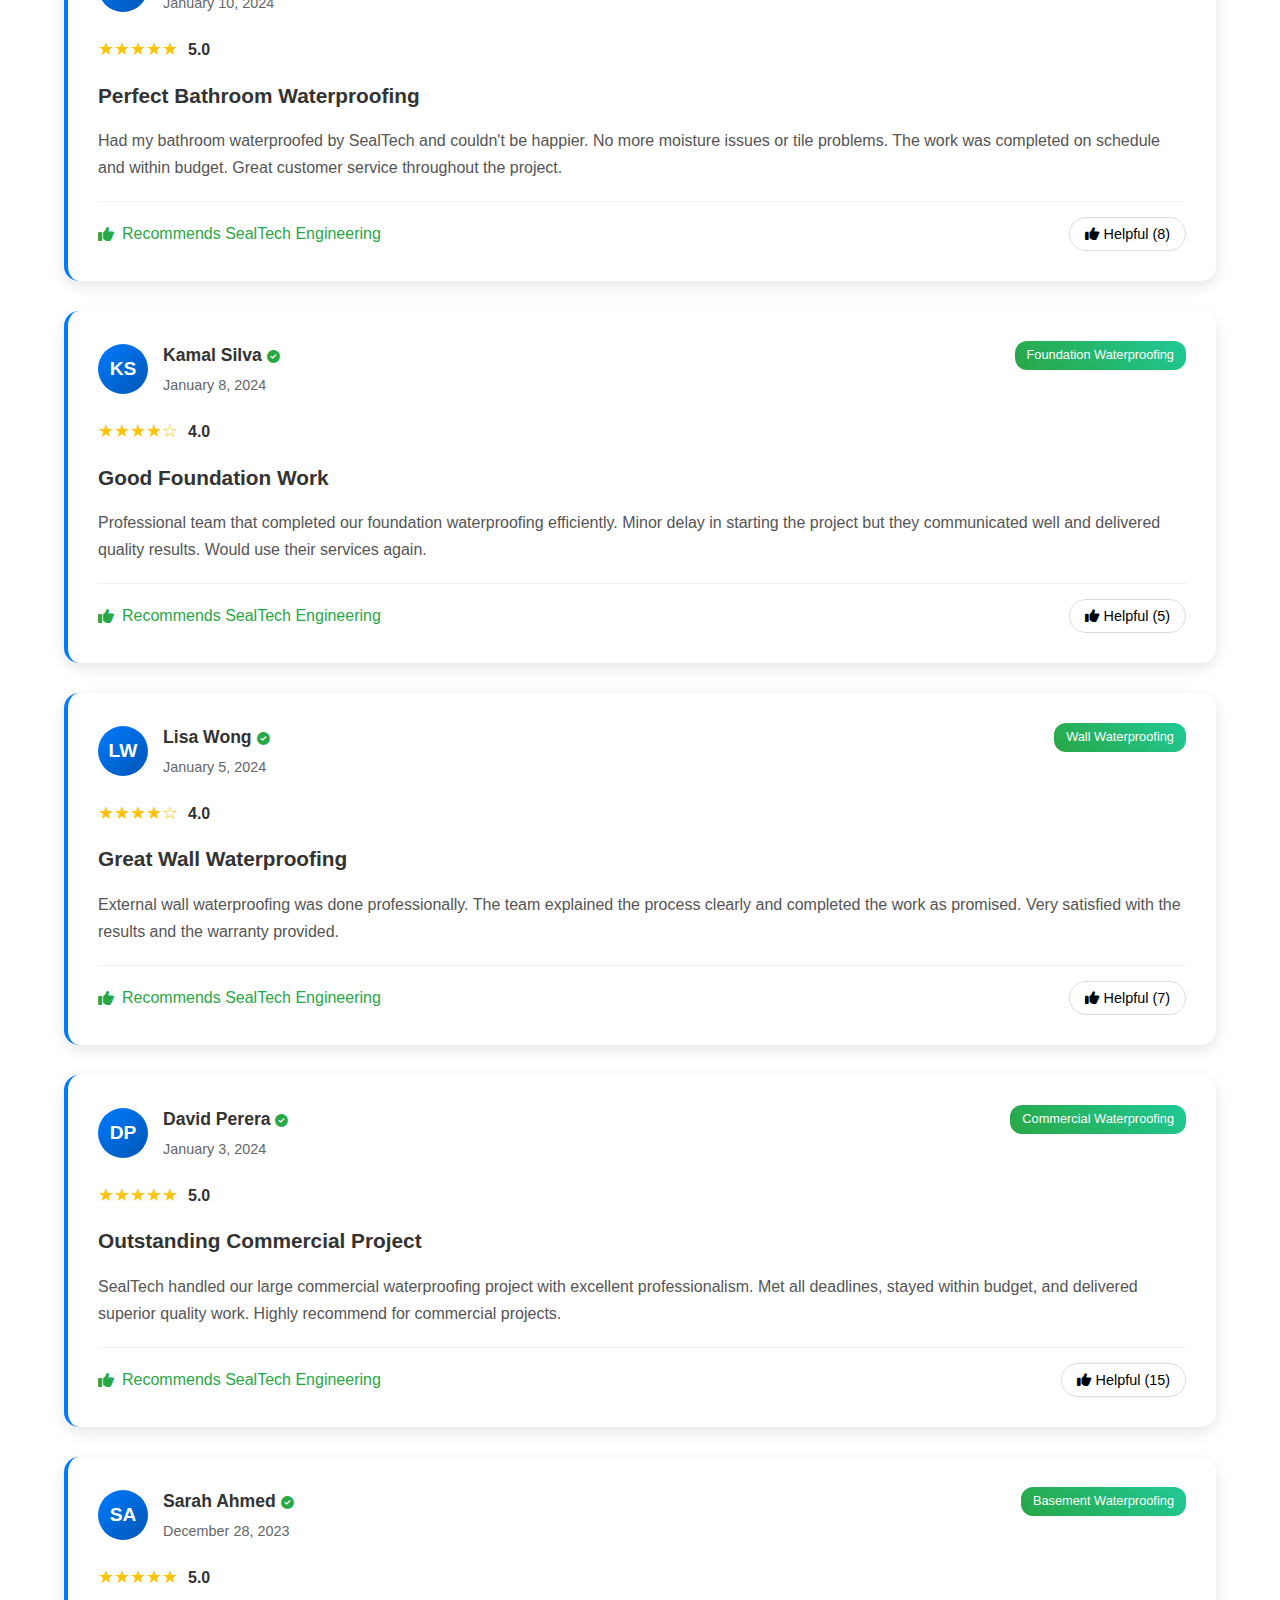
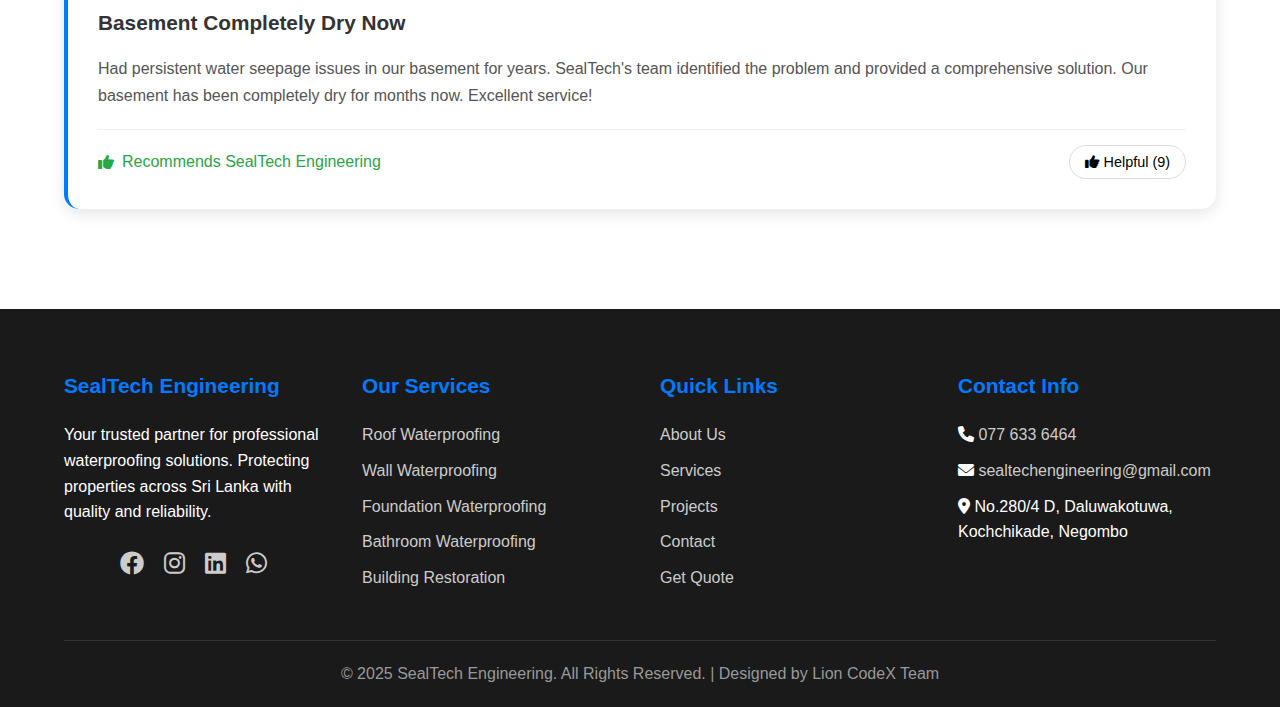
<file: pages/reviews.html>
<!DOCTYPE html>
<html lang="en">

<head>
    <meta charset="UTF-8">
    <meta name="viewport" content="width=device-width, initial-scale=1.0">
    <title>Customer Reviews - SealTech Engineering</title>
    <link href="https://cdnjs.cloudflare.com/ajax/libs/font-awesome/6.0.0/css/all.min.css" rel="stylesheet">
    <link href="../css/style.css" rel="stylesheet">
    <link href="../css/reviews.css" rel="stylesheet">
</head>

<body>
    <!-- Navigation -->
    <nav>
        <div class="logo">
            <img src="../images/logo.png" alt="Company Logo">
            SealTech Engineering
        </div>
        <ul class="nav-links">
            <li><a href="../index.html">Home</a></li>
            <li><a href="services.html">Services</a></li>
            <li><a href="about.html">About Us</a></li>
            <li><a href="projects.html">Projects</a></li>
            <li><a href="contact.html">Contact</a></li>
            <li><a href="#review" class="active">Reviews</a></li>
        </ul>
        <div class="menu-toggle" id="menu-toggle">
            <span></span>
            <span></span>
            <span></span>
        </div>
    </nav>

    <!-- Page Header -->
    <section class="page-header">
        <div class="header-content">
            <h1>Customer Reviews & Feedback</h1>
            <p>See what our clients say about our waterproofing services</p>
        </div>
    </section>

    <!-- Review Summary Stats -->
    <section class="review-stats">
        <div class="container">
            <div class="stats-overview">
                <div class="rating-summary">
                    <div class="overall-rating">
                        <div class="rating-number" id="overallRating">4.8</div>
                        <div class="rating-stars">
                            <i class="fas fa-star"></i>
                            <i class="fas fa-star"></i>
                            <i class="fas fa-star"></i>
                            <i class="fas fa-star"></i>
                            <i class="fas fa-star"></i>
                        </div>
                        <div class="rating-count">Based on <span id="totalReviews">127</span> reviews</div>
                    </div>
                </div>
                
                <div class="rating-breakdown">
                    <div class="rating-bar-item">
                        <span class="rating-label">5 stars</span>
                        <div class="rating-bar">
                            <div class="rating-fill" style="width: 78%"></div>
                        </div>
                        <span class="rating-percentage">78%</span>
                    </div>
                    <div class="rating-bar-item">
                        <span class="rating-label">4 stars</span>
                        <div class="rating-bar">
                            <div class="rating-fill" style="width: 15%"></div>
                        </div>
                        <span class="rating-percentage">15%</span>
                    </div>
                    <div class="rating-bar-item">
                        <span class="rating-label">3 stars</span>
                        <div class="rating-bar">
                            <div class="rating-fill" style="width: 5%"></div>
                        </div>
                        <span class="rating-percentage">5%</span>
                    </div>
                    <div class="rating-bar-item">
                        <span class="rating-label">2 stars</span>
                        <div class="rating-bar">
                            <div class="rating-fill" style="width: 1%"></div>
                        </div>
                        <span class="rating-percentage">1%</span>
                    </div>
                    <div class="rating-bar-item">
                        <span class="rating-label">1 star</span>
                        <div class="rating-bar">
                            <div class="rating-fill" style="width: 1%"></div>
                        </div>
                        <span class="rating-percentage">1%</span>
                    </div>
                </div>

                <div class="review-actions">
                    <button class="btn-primary" onclick="showReviewForm()">Write a Review</button>
                </div>
            </div>
        </div>
    </section>

    <!-- Review Filters -->
    <section class="review-filters">
        <div class="container">
            <div class="filter-options">
                <button class="filter-btn active" data-filter="all">All Reviews</button>
                <button class="filter-btn" data-filter="5">5 Stars</button>
                <button class="filter-btn" data-filter="4">4 Stars</button>
                <button class="filter-btn" data-filter="3">3 Stars</button>
                <button class="filter-btn" data-filter="service">By Service</button>
                <button class="filter-btn" data-filter="recent">Most Recent</button>
            </div>
            
            <div class="sort-options">
                <select id="sortReviews">
                    <option value="newest">Newest First</option>
                    <option value="oldest">Oldest First</option>
                    <option value="highest">Highest Rated</option>
                    <option value="lowest">Lowest Rated</option>
                    <option value="helpful">Most Helpful</option>
                </select>
            </div>
        </div>
    </section>

    <!-- Customer Reviews -->
    <section class="customer-reviews">
        <div class="container">
            <div class="reviews-grid" id="reviewsGrid">
                <!-- Reviews will be loaded here by JavaScript -->
            </div>
            
            <!-- Load More Button -->
            <div class="load-more-section">
                <button class="btn-secondary" id="loadMoreBtn">Load More Reviews</button>
            </div>
        </div>
    </section>

    <!-- Write Review Modal -->
    <div class="modal" id="reviewModal">
        <div class="modal-content">
            <div class="modal-header">
                <h2>Write a Review</h2>
                <button class="modal-close" onclick="closeReviewForm()">&times;</button>
            </div>
            <div class="modal-body">
                <form class="review-form" id="reviewForm">
                    <div class="form-group">
                        <label for="reviewerName">Your Name</label>
                        <input type="text" id="reviewerName" name="reviewerName" required>
                    </div>

                    <div class="form-group">
                        <label for="reviewerEmail">Email Address</label>
                        <input type="email" id="reviewerEmail" name="reviewerEmail" required>
                    </div>

                    <div class="form-group">
                        <label for="serviceType">Service Received</label>
                        <select id="serviceType" name="serviceType" required>
                            <option value="">Select Service</option>
                            <option value="roof">Roof Waterproofing</option>
                            <option value="wall">Wall Waterproofing</option>
                            <option value="foundation">Foundation Waterproofing</option>
                            <option value="bathroom">Bathroom Waterproofing</option>
                            <option value="basement">Basement Waterproofing</option>
                            <option value="commercial">Commercial Waterproofing</option>
                        </select>
                    </div>

                    <div class="form-group">
                        <label>Overall Rating</label>
                        <div class="star-rating" id="starRating">
                            <i class="far fa-star" data-rating="1"></i>
                            <i class="far fa-star" data-rating="2"></i>
                            <i class="far fa-star" data-rating="3"></i>
                            <i class="far fa-star" data-rating="4"></i>
                            <i class="far fa-star" data-rating="5"></i>
                        </div>
                        <input type="hidden" id="ratingValue" name="rating" required>
                    </div>

                    <div class="form-group">
                        <label for="reviewTitle">Review Title</label>
                        <input type="text" id="reviewTitle" name="reviewTitle" placeholder="Summarize your experience" required>
                    </div>

                    <div class="form-group">
                        <label for="reviewText">Your Review</label>
                        <textarea id="reviewText" name="reviewText" rows="6" placeholder="Tell us about your experience with SealTech Engineering..." required></textarea>
                        <div class="character-count">
                            <span id="charCount">0</span>/500 characters
                        </div>
                    </div>

                    <div class="form-group">
                        <label class="checkbox-label">
                            <input type="checkbox" id="recommendService" name="recommend">
                            Would you recommend SealTech Engineering to others?
                        </label>
                    </div>

                    <div class="form-group">
                        <label for="projectPhotos">Upload Photos (Optional)</label>
                        <input type="file" id="projectPhotos" name="projectPhotos" multiple accept="image/*">
                        <small>Upload before/after photos of your waterproofing project</small>
                    </div>

                    <div class="form-actions">
                        <button type="button" class="btn-secondary" onclick="closeReviewForm()">Cancel</button>
                        <button type="submit" class="btn-primary">Submit Review</button>
                    </div>
                </form>
            </div>
        </div>
    </div>

    <!-- Success Message -->
    <div class="alert" id="alertMessage"></div>

    <!-- Footer -->
    <footer>
        <div class="footer-content">
            <div class="footer-section">
                <h3>SealTech Engineering</h3>
                <p>Your trusted partner for professional waterproofing solutions. Protecting properties across Sri Lanka
                    with quality and reliability.</p>
                <div class="social-links">
                    <a href="#"><i class="fab fa-facebook"></i></a>
                    <a href="#"><i class="fab fa-instagram"></i></a>
                    <a href="#"><i class="fab fa-linkedin"></i></a>
                    <a href="#"><i class="fab fa-whatsapp"></i></a>
                </div>
            </div>
            <div class="footer-section">
                <h3>Our Services</h3>
                <ul>
                    <li><a href="services.html">Roof Waterproofing</a></li>
                    <li><a href="services.html">Wall Waterproofing</a></li>
                    <li><a href="services.html">Foundation Waterproofing</a></li>
                    <li><a href="services.html">Bathroom Waterproofing</a></li>
                    <li><a href="services.html">Building Restoration</a></li>
                </ul>
            </div>
            <div class="footer-section">
                <h3>Quick Links</h3>
                <ul>
                    <li><a href="about.html">About Us</a></li>
                    <li><a href="services.html">Services</a></li>
                    <li><a href="projects.html">Projects</a></li>
                    <li><a href="contact.html">Contact</a></li>
                    <li><a href="../index.html">Get Quote</a></li>
                </ul>
            </div>
            <div class="footer-section">
                <h3>Contact Info</h3>
                <ul>
                    <li><i class="fas fa-phone"></i> <a href="tel:0776336464">077 633 6464</a></li>
                    <li><i class="fas fa-envelope"></i> <a
                            href="mailto:sealtechengineering@gmail.com">sealtechengineering@gmail.com</a></li>
                    <li><i class="fas fa-map-marker-alt"></i> No.280/4 D, Daluwakotuwa, Kochchikade, Negombo</li>
                </ul>
            </div>
        </div>
        <div class="footer-bottom">
            <p>&copy; 2025 SealTech Engineering. All Rights Reserved. | Designed by Lion CodeX Team</p>
        </div>
    </footer>

    <script src="../js/script.js"></script>
    <script src="../js/reviews.js"></script>

</body>

</html>
</file>
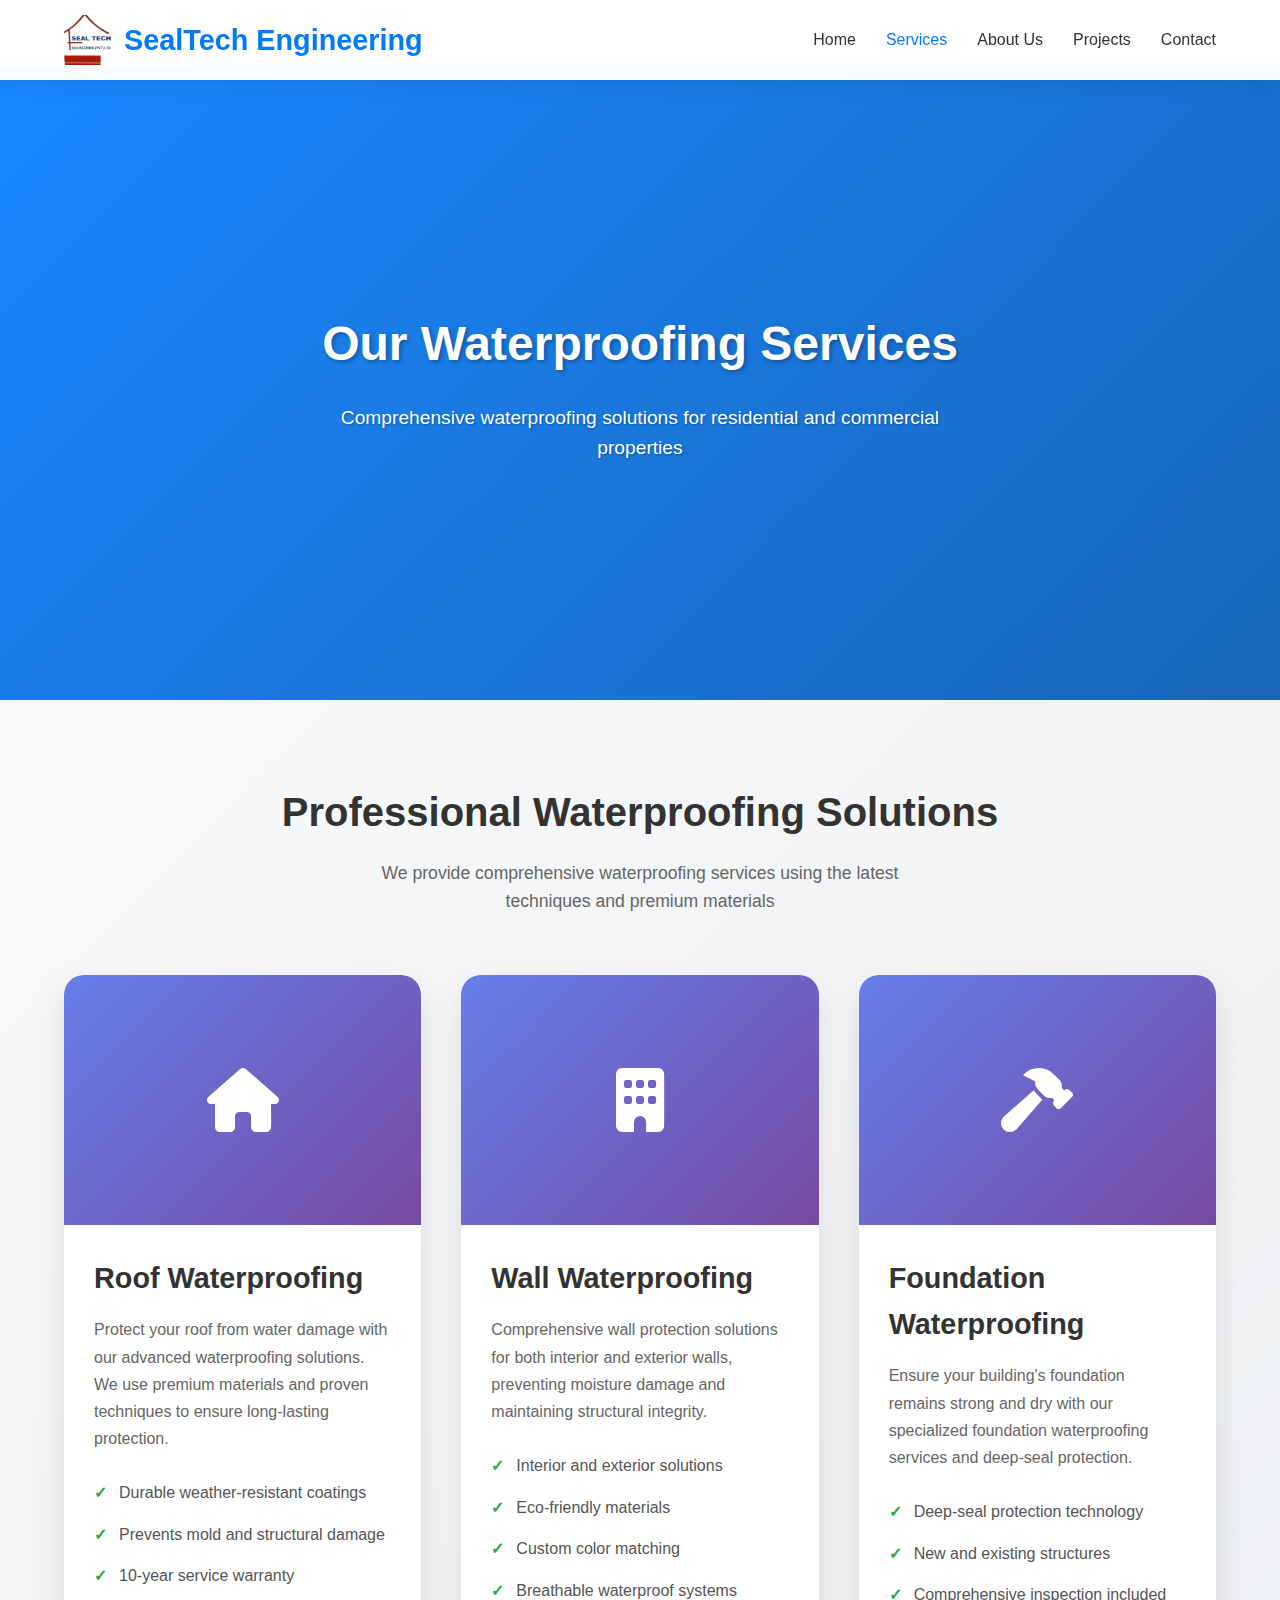
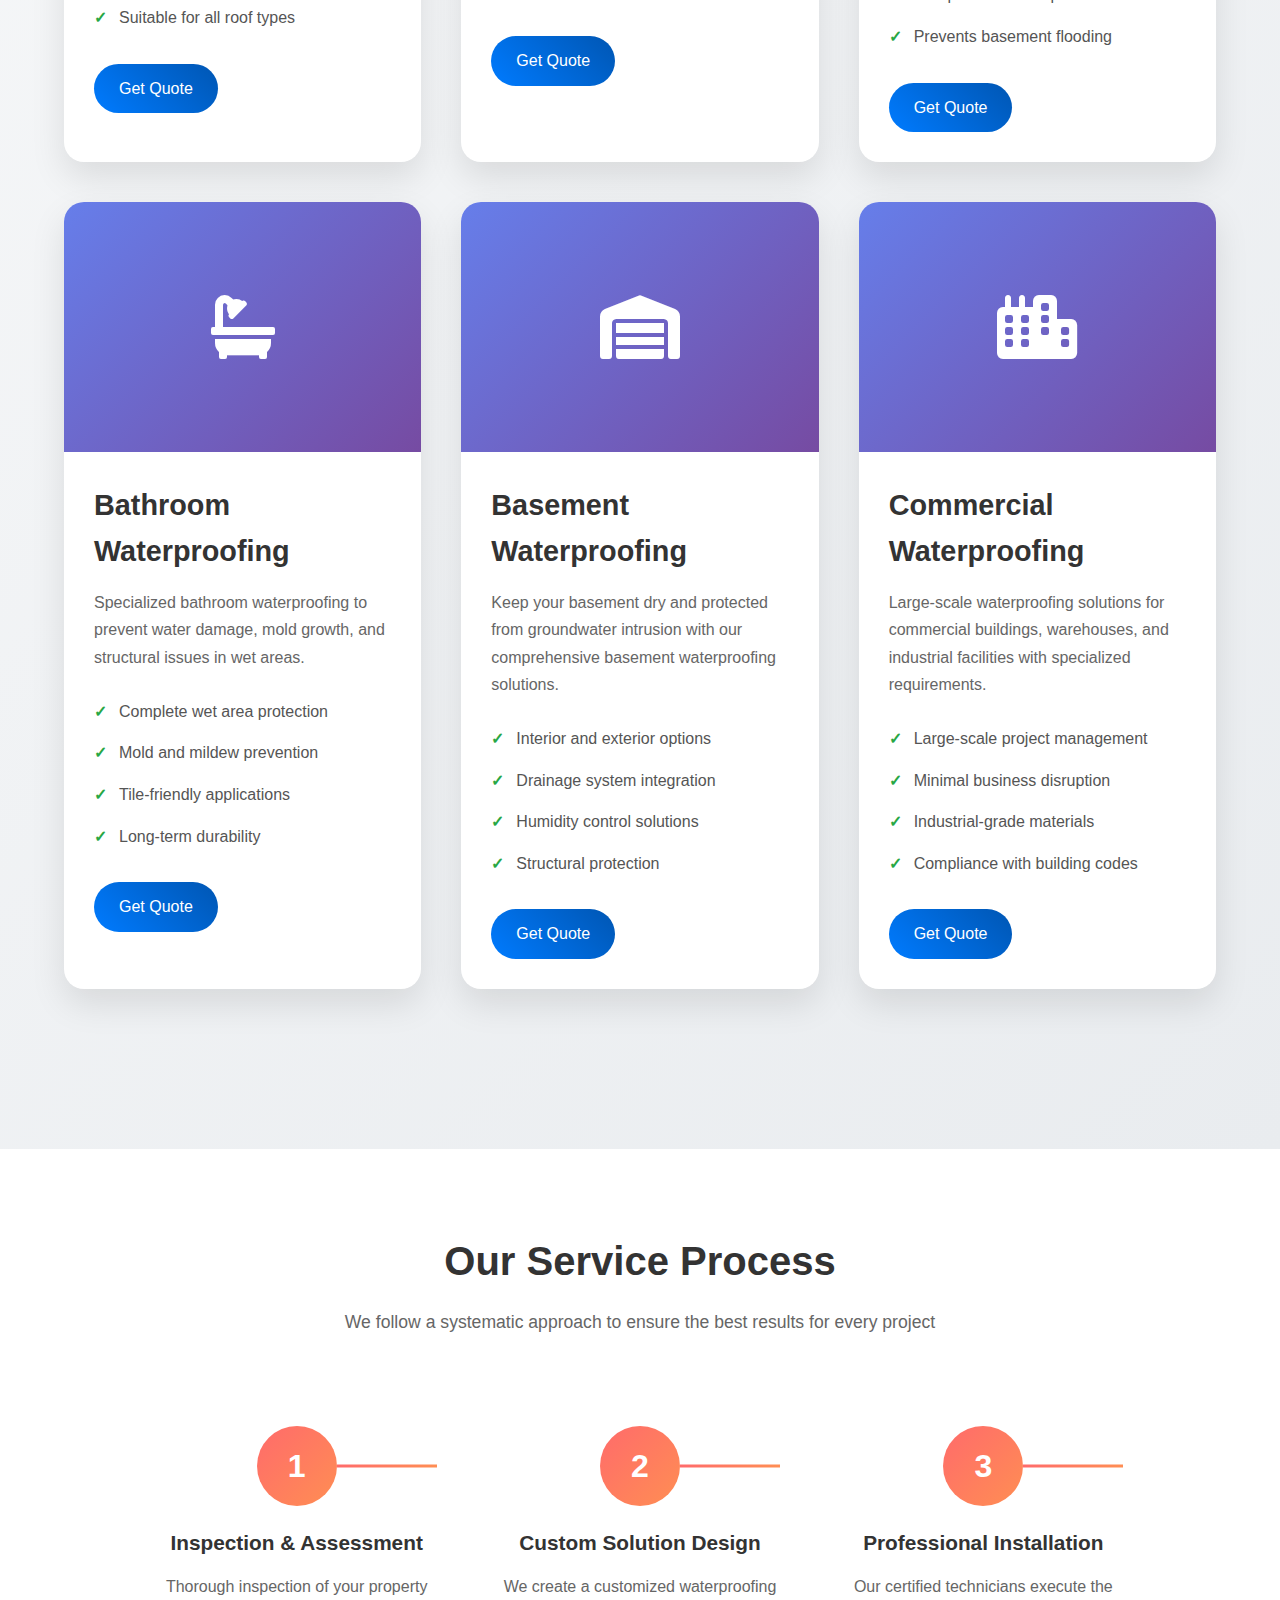
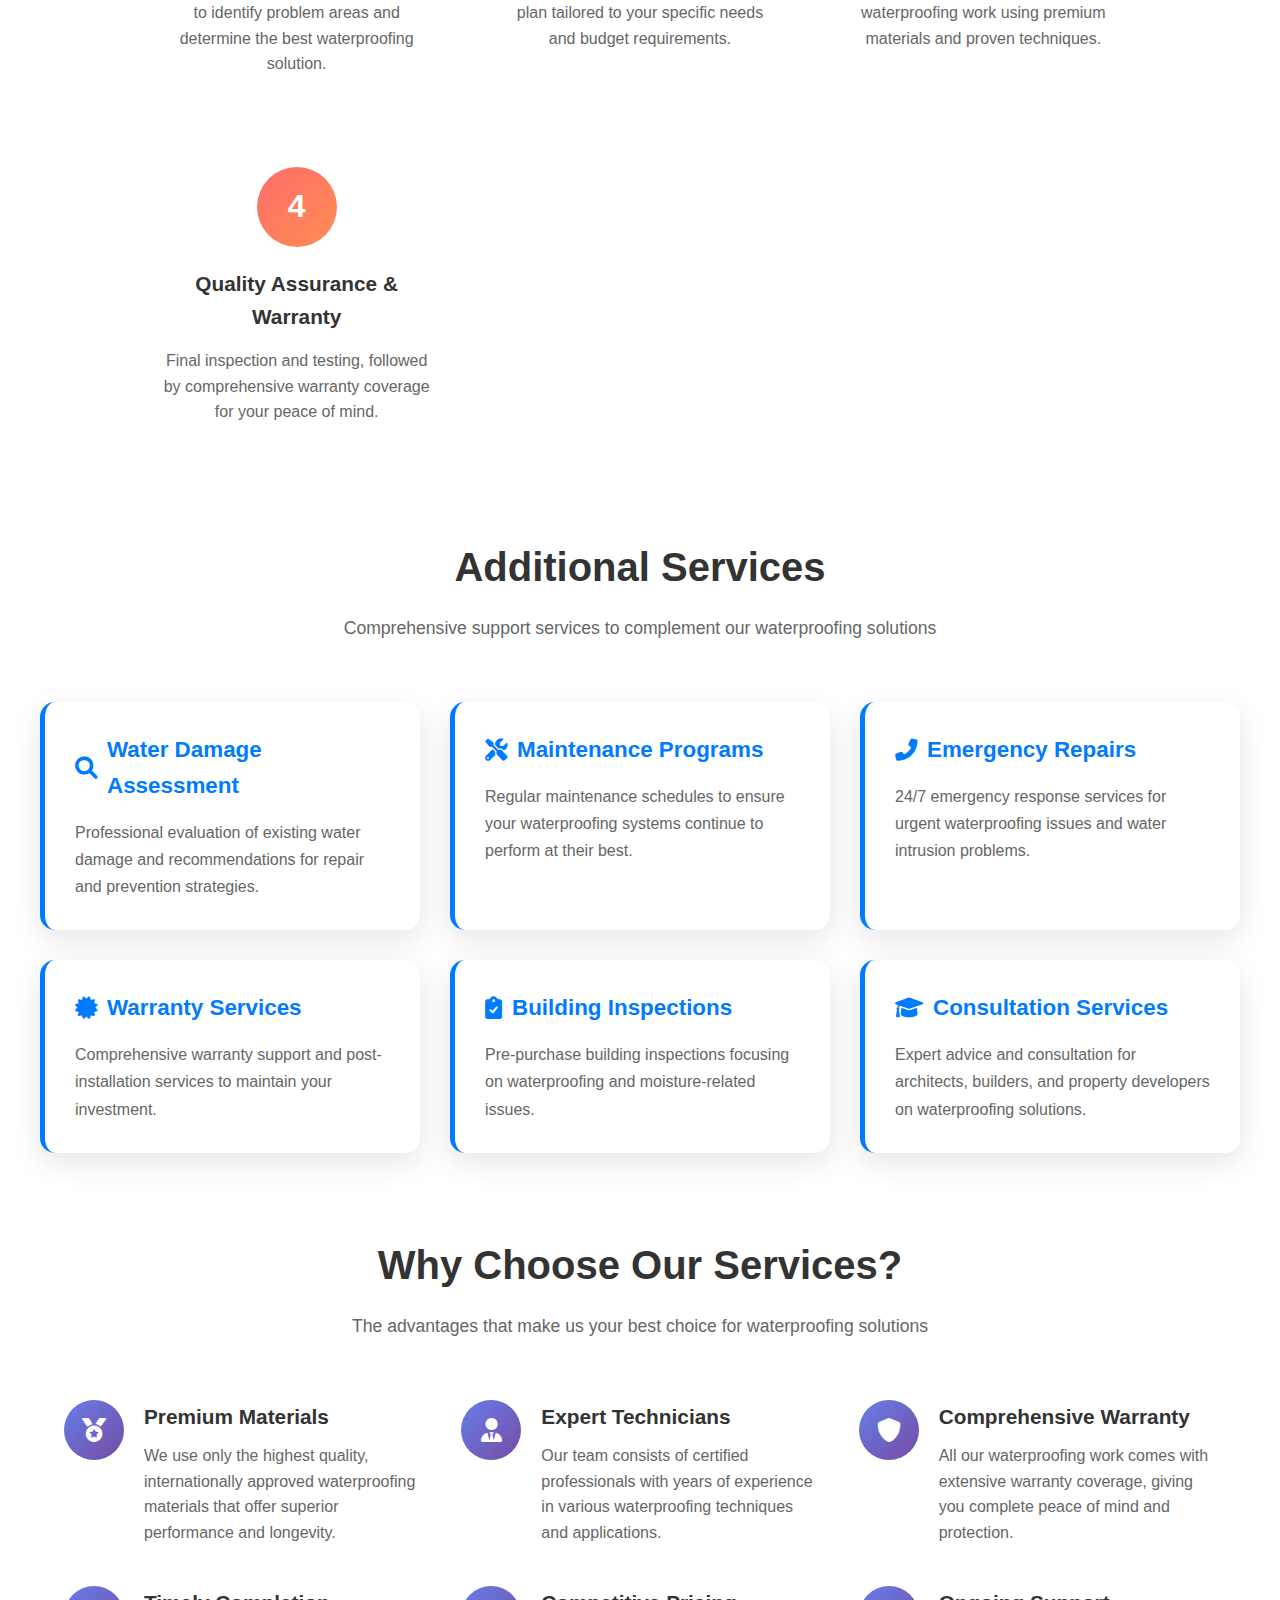
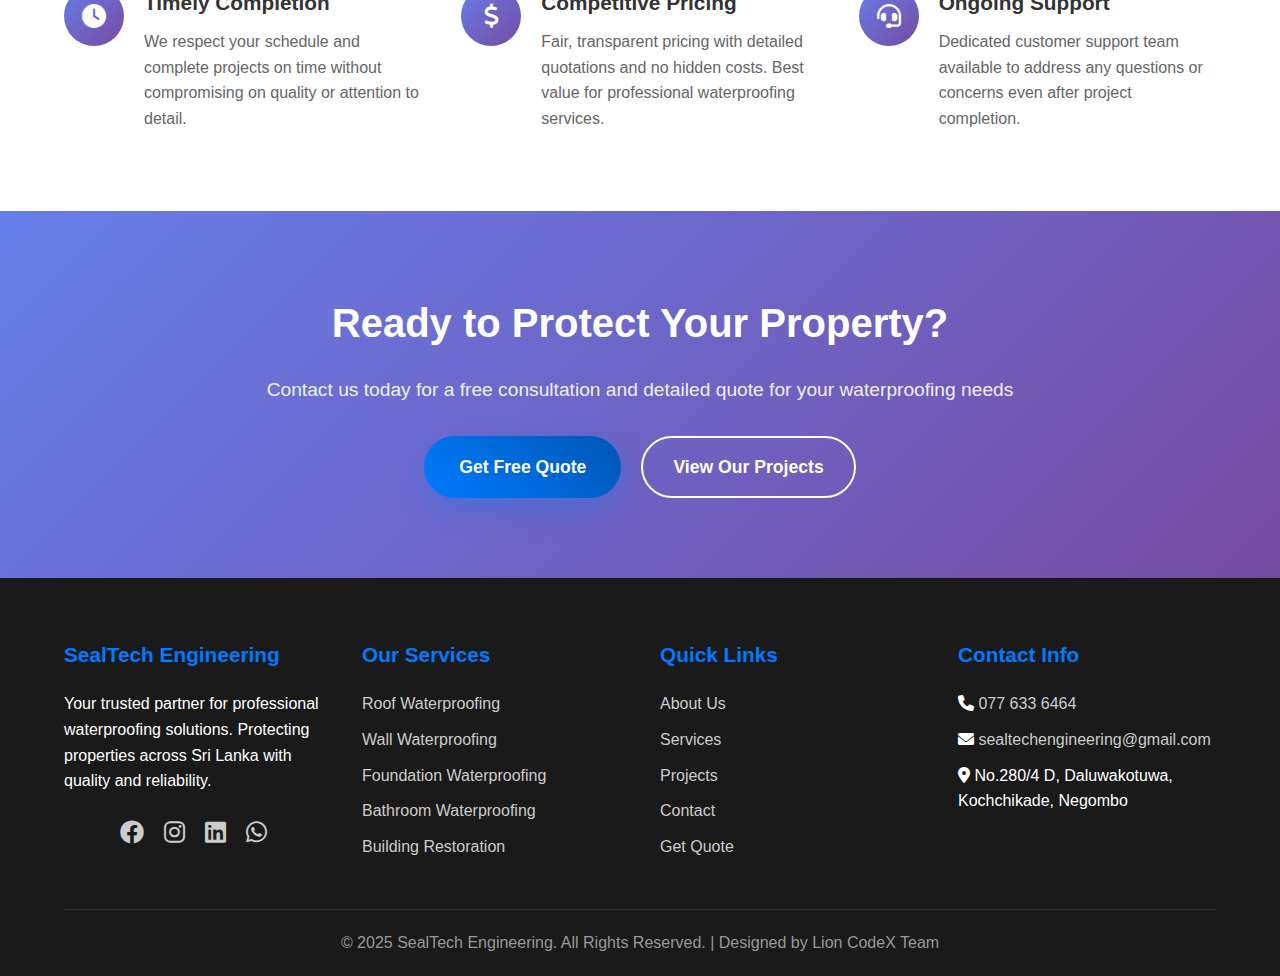
<file: pages/services.html>
<!DOCTYPE html>
<html lang="en">

<head>
    <meta charset="UTF-8">
    <meta name="viewport" content="width=device-width, initial-scale=1.0">
    <title>Our Services - SealTech Engineering</title>
    <link href="https://cdnjs.cloudflare.com/ajax/libs/font-awesome/6.0.0/css/all.min.css" rel="stylesheet">
    <link href="../css/style.css" rel="stylesheet">
    <link href="../css/services.css" rel="stylesheet">
</head>

<body>
    <!-- Navigation -->
    <nav>
        <div class="logo">
            <img src="../images/logo.png" alt="Company Logo">
            SealTech Engineering
        </div>
        <ul class="nav-links">
            <li><a href="../index.html">Home</a></li>
            <li><a href="#" class="active">Services</a></li>
            <li><a href="about.html">About Us</a></li>
            <li><a href="projects.html">Projects</a></li>
            <li><a href="contact.html">Contact</a></li>
        </ul>
        <div class="menu-toggle" id="menu-toggle">
            <span></span>
            <span></span>
            <span></span>
        </div>
    </nav>

    <!-- Page Header -->
    <section class="page-header">
        <div class="header-content">
            <h1>Our Waterproofing Services</h1>
            <p>Comprehensive waterproofing solutions for residential and commercial properties</p>
        </div>
    </section>

    <!-- Services Overview -->
    <section class="services-overview">
        <div class="container">
            <div class="section-title">
                <h2>Professional Waterproofing Solutions</h2>
                <p>We provide comprehensive waterproofing services using the latest techniques and premium materials</p>
            </div>

            <div class="services-grid">
                <!-- Roof Waterproofing -->
                <div class="service-card">
                    <div class="service-image">
                        <i class="fas fa-home"></i>
                    </div>
                    <div class="service-content">
                        <h3>Roof Waterproofing</h3>
                        <p>Protect your roof from water damage with our advanced waterproofing solutions. We use premium
                            materials and proven techniques to ensure long-lasting protection.</p>
                        <ul class="service-features">
                            <li>Durable weather-resistant coatings</li>
                            <li>Prevents mold and structural damage</li>
                            <li>10-year service warranty</li>
                            <li>Suitable for all roof types</li>
                        </ul>
                        <a href="contact.html" class="service-btn">Get Quote</a>
                    </div>
                </div>

                <!-- Wall Waterproofing -->
                <div class="service-card">
                    <div class="service-image">
                        <i class="fas fa-building"></i>
                    </div>
                    <div class="service-content">
                        <h3>Wall Waterproofing</h3>
                        <p>Comprehensive wall protection solutions for both interior and exterior walls, preventing
                            moisture damage and maintaining structural integrity.</p>
                        <ul class="service-features">
                            <li>Interior and exterior solutions</li>
                            <li>Eco-friendly materials</li>
                            <li>Custom color matching</li>
                            <li>Breathable waterproof systems</li>
                        </ul>
                        <a href="contact.html" class="service-btn">Get Quote</a>
                    </div>
                </div>

                <!-- Foundation Waterproofing -->
                <div class="service-card">
                    <div class="service-image">
                        <i class="fas fa-hammer"></i>
                    </div>
                    <div class="service-content">
                        <h3>Foundation Waterproofing</h3>
                        <p>Ensure your building's foundation remains strong and dry with our specialized foundation
                            waterproofing services and deep-seal protection.</p>
                        <ul class="service-features">
                            <li>Deep-seal protection technology</li>
                            <li>New and existing structures</li>
                            <li>Comprehensive inspection included</li>
                            <li>Prevents basement flooding</li>
                        </ul>
                        <a href="contact.html" class="service-btn">Get Quote</a>
                    </div>
                </div>

                <!-- Bathroom Waterproofing -->
                <div class="service-card">
                    <div class="service-image">
                        <i class="fas fa-bath"></i>
                    </div>
                    <div class="service-content">
                        <h3>Bathroom Waterproofing</h3>
                        <p>Specialized bathroom waterproofing to prevent water damage, mold growth, and structural
                            issues in wet areas.</p>
                        <ul class="service-features">
                            <li>Complete wet area protection</li>
                            <li>Mold and mildew prevention</li>
                            <li>Tile-friendly applications</li>
                            <li>Long-term durability</li>
                        </ul>
                        <a href="contact.html" class="service-btn">Get Quote</a>
                    </div>
                </div>

                <!-- Basement Waterproofing -->
                <div class="service-card">
                    <div class="service-image">
                        <i class="fas fa-warehouse"></i>
                    </div>
                    <div class="service-content">
                        <h3>Basement Waterproofing</h3>
                        <p>Keep your basement dry and protected from groundwater intrusion with our comprehensive
                            basement waterproofing solutions.</p>
                        <ul class="service-features">
                            <li>Interior and exterior options</li>
                            <li>Drainage system integration</li>
                            <li>Humidity control solutions</li>
                            <li>Structural protection</li>
                        </ul>
                        <a href="contact.html" class="service-btn">Get Quote</a>
                    </div>
                </div>

                <!-- Commercial Waterproofing -->
                <div class="service-card">
                    <div class="service-image">
                        <i class="fas fa-city"></i>
                    </div>
                    <div class="service-content">
                        <h3>Commercial Waterproofing</h3>
                        <p>Large-scale waterproofing solutions for commercial buildings, warehouses, and industrial
                            facilities with specialized requirements.</p>
                        <ul class="service-features">
                            <li>Large-scale project management</li>
                            <li>Minimal business disruption</li>
                            <li>Industrial-grade materials</li>
                            <li>Compliance with building codes</li>
                        </ul>
                        <a href="contact.html" class="service-btn">Get Quote</a>
                    </div>
                </div>
            </div>
        </div>
    </section>

    <!-- Our Process -->
    <section class="process-section">
        <div class="container">
            <div class="section-title">
                <h2>Our Service Process</h2>
                <p>We follow a systematic approach to ensure the best results for every project</p>
            </div>
            <div class="process-grid">
                <div class="process-step">
                    <div class="step-number">1</div>
                    <h3>Inspection & Assessment</h3>
                    <p>Thorough inspection of your property to identify problem areas and determine the best
                        waterproofing solution.</p>
                </div>
                <div class="process-step">
                    <div class="step-number">2</div>
                    <h3>Custom Solution Design</h3>
                    <p>We create a customized waterproofing plan tailored to your specific needs and budget
                        requirements.</p>
                </div>
                <div class="process-step">
                    <div class="step-number">3</div>
                    <h3>Professional Installation</h3>
                    <p>Our certified technicians execute the waterproofing work using premium materials and proven
                        techniques.</p>
                </div>
                <div class="process-step">
                    <div class="step-number">4</div>
                    <h3>Quality Assurance & Warranty</h3>
                    <p>Final inspection and testing, followed by comprehensive warranty coverage for your peace of mind.
                    </p>
                </div>
            </div>
        </div>
    </section>

    <!-- Additional Services -->
    <section class="additional-services">
        <div class="container">
            <div class="section-title">
                <h2>Additional Services</h2>
                <p>Comprehensive support services to complement our waterproofing solutions</p>
            </div>
            <div class="additional-grid">
                <div class="additional-card">
                    <h3><i class="fas fa-search"></i>Water Damage Assessment</h3>
                    <p>Professional evaluation of existing water damage and recommendations for repair and prevention
                        strategies.</p>
                </div>
                <div class="additional-card">
                    <h3><i class="fas fa-tools"></i>Maintenance Programs</h3>
                    <p>Regular maintenance schedules to ensure your waterproofing systems continue to perform at their
                        best.</p>
                </div>
                <div class="additional-card">
                    <h3><i class="fas fa-phone-alt"></i>Emergency Repairs</h3>
                    <p>24/7 emergency response services for urgent waterproofing issues and water intrusion problems.
                    </p>
                </div>
                <div class="additional-card">
                    <h3><i class="fas fa-certificate"></i>Warranty Services</h3>
                    <p>Comprehensive warranty support and post-installation services to maintain your investment.</p>
                </div>
                <div class="additional-card">
                    <h3><i class="fas fa-clipboard-check"></i>Building Inspections</h3>
                    <p>Pre-purchase building inspections focusing on waterproofing and moisture-related issues.</p>
                </div>
                <div class="additional-card">
                    <h3><i class="fas fa-graduation-cap"></i>Consultation Services</h3>
                    <p>Expert advice and consultation for architects, builders, and property developers on waterproofing
                        solutions.</p>
                </div>
            </div>
        </div>
    </section>

    <!-- Why Choose Our Services -->
    <section class="why-choose-services">
        <div class="container">
            <div class="section-title">
                <h2>Why Choose Our Services?</h2>
                <p>The advantages that make us your best choice for waterproofing solutions</p>
            </div>
            <div class="benefits-grid">
                <div class="benefit-item">
                    <div class="benefit-icon">
                        <i class="fas fa-medal"></i>
                    </div>
                    <div class="benefit-content">
                        <h3>Premium Materials</h3>
                        <p>We use only the highest quality, internationally approved waterproofing materials that offer
                            superior performance and longevity.</p>
                    </div>
                </div>
                <div class="benefit-item">
                    <div class="benefit-icon">
                        <i class="fas fa-user-tie"></i>
                    </div>
                    <div class="benefit-content">
                        <h3>Expert Technicians</h3>
                        <p>Our team consists of certified professionals with years of experience in various
                            waterproofing techniques and applications.</p>
                    </div>
                </div>
                <div class="benefit-item">
                    <div class="benefit-icon">
                        <i class="fas fa-shield-alt"></i>
                    </div>
                    <div class="benefit-content">
                        <h3>Comprehensive Warranty</h3>
                        <p>All our waterproofing work comes with extensive warranty coverage, giving you complete peace
                            of mind and protection.</p>
                    </div>
                </div>
                <div class="benefit-item">
                    <div class="benefit-icon">
                        <i class="fas fa-clock"></i>
                    </div>
                    <div class="benefit-content">
                        <h3>Timely Completion</h3>
                        <p>We respect your schedule and complete projects on time without compromising on quality or
                            attention to detail.</p>
                    </div>
                </div>
                <div class="benefit-item">
                    <div class="benefit-icon">
                        <i class="fas fa-dollar-sign"></i>
                    </div>
                    <div class="benefit-content">
                        <h3>Competitive Pricing</h3>
                        <p>Fair, transparent pricing with detailed quotations and no hidden costs. Best value for
                            professional waterproofing services.</p>
                    </div>
                </div>
                <div class="benefit-item">
                    <div class="benefit-icon">
                        <i class="fas fa-headset"></i>
                    </div>
                    <div class="benefit-content">
                        <h3>Ongoing Support</h3>
                        <p>Dedicated customer support team available to address any questions or concerns even after
                            project completion.</p>
                    </div>
                </div>
            </div>
        </div>
    </section>

    <!-- CTA Section -->
    <section class="cta-section">
        <div class="container">
            <div class="cta-content">
                <h2>Ready to Protect Your Property?</h2>
                <p>Contact us today for a free consultation and detailed quote for your waterproofing needs</p>
                <div class="cta-buttons">
                    <a href="contact.html" class="btn-primary">Get Free Quote</a>
                    <a href="projects.html" class="btn-secondary">View Our Projects</a>
                </div>
            </div>
        </div>
    </section>

    <!-- Footer -->
    <footer>
        <div class="footer-content">
            <div class="footer-section">
                <h3>SealTech Engineering</h3>
                <p>Your trusted partner for professional waterproofing solutions. Protecting properties across Sri Lanka
                    with quality and reliability.</p>
                <div class="social-links">
                    <a href="#"><i class="fab fa-facebook"></i></a>
                    <a href="#"><i class="fab fa-instagram"></i></a>
                    <a href="#"><i class="fab fa-linkedin"></i></a>
                    <a href="#"><i class="fab fa-whatsapp"></i></a>
                </div>
            </div>
            <div class="footer-section">
                <h3>Our Services</h3>
                <ul>
                    <li><a href="services.html">Roof Waterproofing</a></li>
                    <li><a href="services.html">Wall Waterproofing</a></li>
                    <li><a href="services.html">Foundation Waterproofing</a></li>
                    <li><a href="services.html">Bathroom Waterproofing</a></li>
                    <li><a href="services.html">Building Restoration</a></li>
                </ul>
            </div>
            <div class="footer-section">
                <h3>Quick Links</h3>
                <ul>
                    <li><a href="about.html">About Us</a></li>
                    <li><a href="#services" class="active">Services</a></li>
                    <li><a href="projects.html">Projects</a></li>
                    <li><a href="contact.html">Contact</a></li>
                    <li><a href="../index.html">Get Quote</a></li>
                </ul>
            </div>
            <div class="footer-section">
                <h3>Contact Info</h3>
                <ul>
                    <li><i class="fas fa-phone"></i> <a href="tel:0776336464">077 633 6464</a></li>
                    <li><i class="fas fa-envelope"></i> <a
                            href="mailto:sealtechengineering@gmail.com">sealtechengineering@gmail.com</a></li>
                    <li><i class="fas fa-map-marker-alt"></i> No.280/4 D, Daluwakotuwa, Kochchikade, Negombo</li>
                </ul>
            </div>
        </div>
        <div class="footer-bottom">
            <p>&copy; 2025 SealTech Engineering. All Rights Reserved. | Designed by Lion CodeX Team</p>
        </div>
    </footer>

    <script src="../js/script.js"></script>
    <script src="../js/services.js"></script>

</body>

</html>
</file>
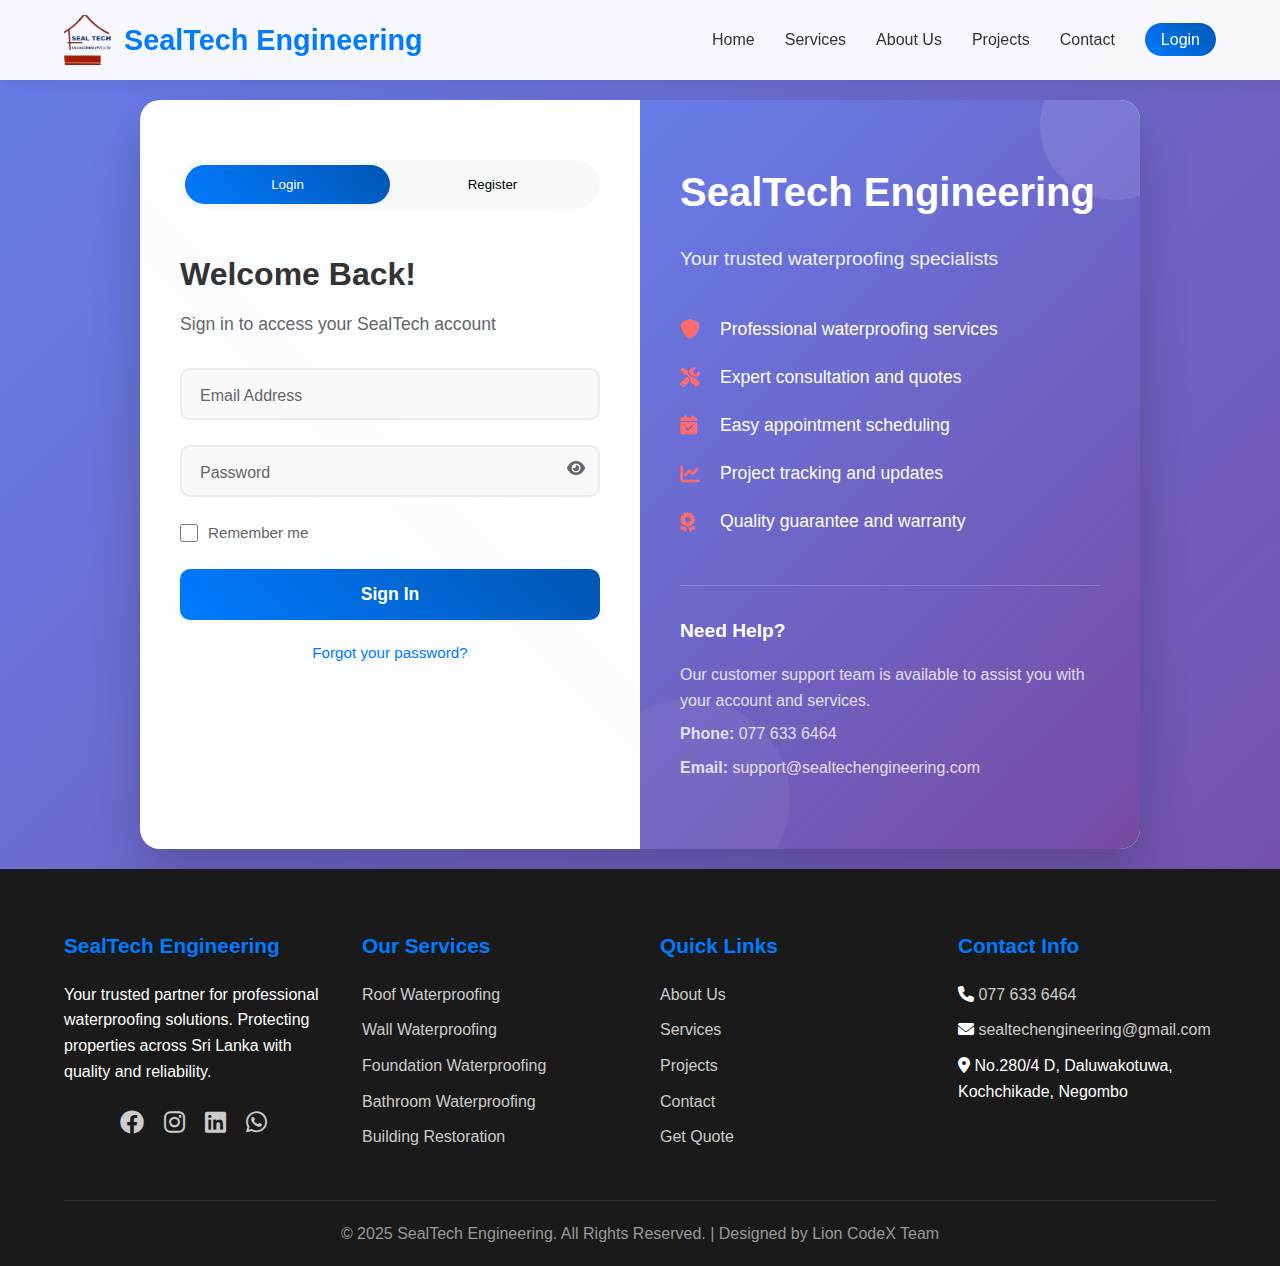
<file: pages/staff-dashboard.html>
<!DOCTYPE html>
<html lang="en">

<head>
    <meta charset="UTF-8">
    <meta name="viewport" content="width=device-width, initial-scale=1.0">
    <title>Staff Dashboard - SealTech Engineering</title>
    <link href="https://cdnjs.cloudflare.com/ajax/libs/font-awesome/6.0.0/css/all.min.css" rel="stylesheet">
    <link href="../css/style.css" rel="stylesheet">
    <link href="../css/staff-dashboard.css" rel="stylesheet">
</head>

<body>
    <!-- Navigation -->
    <nav>
        <div class="logo">
            <img src="../images/logo.png" alt="Company Logo">
            SealTech Engineering
        </div>
        <ul class="nav-links">
            <li><a href="../index.html">Home</a></li>
            <li><a href="#" class="active">Staff Panel</a></li>
            <li><a href="#" onclick="logout()">Logout</a></li>
        </ul>
        <div class="menu-toggle" id="menu-toggle">
            <span></span>
            <span></span>
            <span></span>
        </div>
    </nav>

    <!-- Staff Header -->
    <section class="staff-header">
        <div class="container">
            <div class="staff-welcome">
                <h1>Welcome, <span id="staffName">Staff Member</span></h1>
                <p>Manage your assigned projects and schedule</p>
            </div>
            <div class="staff-status">
                <div class="status-card">
                    <i class="fas fa-clock"></i>
                    <div>
                        <h3>8:30 AM</h3>
                        <p>Clock In Time</p>
                    </div>
                </div>
                <div class="status-card">
                    <i class="fas fa-tasks"></i>
                    <div>
                        <h3>5</h3>
                        <p>Today's Tasks</p>
                    </div>
                </div>
                <div class="status-card active">
                    <i class="fas fa-map-marker-alt"></i>
                    <div>
                        <h3>On Site</h3>
                        <p>Current Status</p>
                    </div>
                </div>
            </div>
        </div>
    </section>

    <!-- Staff Content -->
    <section class="staff-content">
        <div class="container">
            <div class="staff-grid">
                
                <!-- Today's Schedule -->
                <div class="staff-section">
                    <h2>Today's Schedule</h2>
                    <div class="schedule-list">
                        <div class="schedule-item current">
                            <div class="time">
                                <span class="hour">9:00</span>
                                <span class="period">AM</span>
                            </div>
                            <div class="task-info">
                                <h4>Site Inspection</h4>
                                <p>Villa Roof Assessment - Colombo 7</p>
                                <p class="customer">Customer: Mr. K. Rathnayake</p>
                            </div>
                            <div class="task-status">
                                <span class="status in-progress">In Progress</span>
                                <button class="btn-small">Update</button>
                            </div>
                        </div>
                        <div class="schedule-item">
                            <div class="time">
                                <span class="hour">11:30</span>
                                <span class="period">AM</span>
                            </div>
                            <div class="task-info">
                                <h4>Material Pickup</h4>
                                <p>Collect waterproofing materials from warehouse</p>
                                <p class="customer">For: Office Building Project</p>
                            </div>
                            <div class="task-status">
                                <span class="status pending">Pending</span>
                                <button class="btn-small">Start</button>
                            </div>
                        </div>
                        <div class="schedule-item">
                            <div class="time">
                                <span class="hour">2:00</span>
                                <span class="period">PM</span>
                            </div>
                            <div class="task-info">
                                <h4>Foundation Waterproofing</h4>
                                <p>Continue foundation sealing work - Phase 2</p>
                                <p class="customer">Customer: ABC Company Ltd</p>
                            </div>
                            <div class="task-status">
                                <span class="status scheduled">Scheduled</span>
                                <button class="btn-small">View Details</button>
                            </div>
                        </div>
                    </div>
                </div>

                <!-- Assigned Projects -->
                <div class="staff-section">
                    <h2>My Projects</h2>
                    <div class="projects-list">
                        <div class="project-card">
                            <div class="project-header">
                                <h4>Luxury Villa Waterproofing</h4>
                                <span class="priority high">High Priority</span>
                            </div>
                            <div class="project-details">
                                <p><strong>Customer:</strong> Mr. K. Rathnayake</p>
                                <p><strong>Location:</strong> Colombo 7</p>
                                <p><strong>Deadline:</strong> Jan 30, 2025</p>
                                <div class="progress-section">
                                    <label>Progress: 65%</label>
                                    <div class="progress-bar">
                                        <div class="progress" style="width: 65%"></div>
                                    </div>
                                </div>
                            </div>
                            <div class="project-actions">
                                <button class="btn-small">View Details</button>
                                <button class="btn-small primary">Update Progress</button>
                            </div>
                        </div>

                        <div class="project-card">
                            <div class="project-header">
                                <h4>Office Building Foundation</h4>
                                <span class="priority medium">Medium Priority</span>
                            </div>
                            <div class="project-details">
                                <p><strong>Customer:</strong> ABC Company Ltd</p>
                                <p><strong>Location:</strong> Negombo</p>
                                <p><strong>Deadline:</strong> Feb 15, 2025</p>
                                <div class="progress-section">
                                    <label>Progress: 30%</label>
                                    <div class="progress-bar">
                                        <div class="progress" style="width: 30%"></div>
                                    </div>
                                </div>
                            </div>
                            <div class="project-actions">
                                <button class="btn-small">View Details</button>
                                <button class="btn-small primary">Update Progress</button>
                            </div>
                        </div>
                    </div>
                </div>

                <!-- Quick Actions -->
                <div class="staff-section">
                    <h2>Quick Actions</h2>
                    <div class="action-grid">
                        <a href="#" class="action-item">
                            <i class="fas fa-clock"></i>
                            <span>Clock In/Out</span>
                        </a>
                        <a href="#" class="action-item">
                            <i class="fas fa-camera"></i>
                            <span>Upload Photos</span>
                        </a>
                        <a href="#" class="action-item">
                            <i class="fas fa-clipboard-check"></i>
                            <span>Submit Report</span>
                        </a>
                        <a href="#" class="action-item">
                            <i class="fas fa-tools"></i>
                            <span>Request Materials</span>
                        </a>
                        <a href="#" class="action-item">
                            <i class="fas fa-phone"></i>
                            <span>Contact Supervisor</span>
                        </a>
                        <a href="#" class="action-item">
                            <i class="fas fa-exclamation-triangle"></i>
                            <span>Report Issue</span>
                        </a>
                    </div>
                </div>

                <!-- Task Progress -->
                <div class="staff-section">
                    <h2>Task Progress</h2>
                    <div class="task-progress-list">
                        <div class="task-item">
                            <div class="task-info">
                                <h4>Roof Surface Preparation</h4>
                                <p>Clean and prepare roof surface for waterproofing</p>
                            </div>
                            <div class="task-status">
                                <span class="status completed">Completed</span>
                                <div class="completion-time">Completed at 10:30 AM</div>
                            </div>
                        </div>
                        <div class="task-item">
                            <div class="task-info">
                                <h4>Primer Application</h4>
                                <p>Apply waterproofing primer to prepared surface</p>
                            </div>
                            <div class="task-status">
                                <span class="status in-progress">In Progress</span>
                                <div class="progress-small">
                                    <div class="progress" style="width: 70%"></div>
                                </div>
                            </div>
                        </div>
                        <div class="task-item">
                            <div class="task-info">
                                <h4>Membrane Installation</h4>
                                <p>Install waterproofing membrane system</p>
                            </div>
                            <div class="task-status">
                                <span class="status pending">Pending</span>
                                <div class="estimated-time">Est. 2:00 PM</div>
                            </div>
                        </div>
                    </div>
                </div>

                <!-- Team Communication -->
                <div class="staff-section">
                    <h2>Team Messages</h2>
                    <div class="messages-list">
                        <div class="message-item">
                            <div class="message-sender">
                                <i class="fas fa-user-tie"></i>
                                <strong>Supervisor</strong>
                                <span class="time">10:15 AM</span>
                            </div>
                            <div class="message-content">
                                <p>Great work on the roof preparation. Please ensure the surface is completely dry before applying primer.</p>
                            </div>
                        </div>
                        <div class="message-item">
                            <div class="message-sender">
                                <i class="fas fa-user"></i>
                                <strong>Priya (Team Lead)</strong>
                                <span class="time">9:45 AM</span>
                            </div>
                            <div class="message-content">
                                <p>Material delivery arrived on time. All equipment is ready for the foundation project this afternoon.</p>
                            </div>
                        </div>
                        <div class="message-item">
                            <div class="message-sender">
                                <i class="fas fa-exclamation-circle"></i>
                                <strong>System Alert</strong>
                                <span class="time">9:00 AM</span>
                            </div>
                            <div class="message-content">
                                <p>Weather update: Clear skies expected all day. Perfect conditions for outdoor waterproofing work.</p>
                            </div>
                        </div>
                    </div>
                    <div class="message-input">
                        <input type="text" placeholder="Type a message to your team...">
                        <button class="btn-small primary">Send</button>
                    </div>
                </div>

                <!-- Tools & Equipment -->
                <div class="staff-section">
                    <h2>Tools & Equipment</h2>
                    <div class="equipment-grid">
                        <div class="equipment-item">
                            <i class="fas fa-tools"></i>
                            <h4>Basic Tools</h4>
                            <span class="status available">Available</span>
                        </div>
                        <div class="equipment-item">
                            <i class="fas fa-spray-can"></i>
                            <h4>Spray Equipment</h4>
                            <span class="status in-use">In Use</span>
                        </div>
                        <div class="equipment-item">
                            <i class="fas fa-hard-hat"></i>
                            <h4>Safety Gear</h4>
                            <span class="status available">Available</span>
                        </div>
                        <div class="equipment-item">
                            <i class="fas fa-truck"></i>
                            <h4>Service Vehicle</h4>
                            <span class="status available">Available</span>
                        </div>
                    </div>
                </div>

                <!-- Performance Stats -->
                <div class="staff-section">
                    <h2>My Performance</h2>
                    <div class="performance-stats">
                        <div class="stat-item">
                            <div class="stat-icon">
                                <i class="fas fa-check-circle"></i>
                            </div>
                            <div class="stat-info">
                                <h3>12</h3>
                                <p>Projects Completed This Month</p>
                            </div>
                        </div>
                        <div class="stat-item">
                            <div class="stat-icon">
                                <i class="fas fa-star"></i>
                            </div>
                            <div class="stat-info">
                                <h3>4.8</h3>
                                <p>Customer Rating Average</p>
                            </div>
                        </div>
                        <div class="stat-item">
                            <div class="stat-icon">
                                <i class="fas fa-clock"></i>
                            </div>
                            <div class="stat-info">
                                <h3>95%</h3>
                                <p>On-Time Completion Rate</p>
                            </div>
                        </div>
                    </div>
                </div>

            </div>
        </div>
    </section>

    <!-- Footer -->
    <footer>
        <div class="footer-content">
            <div class="footer-section">
                <h3>SealTech Engineering</h3>
                <p>Your trusted partner for professional waterproofing solutions.</p>
            </div>
            <div class="footer-section">
                <h3>Staff Resources</h3>
                <ul>
                    <li><a href="#">Safety Guidelines</a></li>
                    <li><a href="#">Training Materials</a></li>
                    <li><a href="#">Equipment Manual</a></li>
                    <li><a href="#">Report an Issue</a></li>
                </ul>
            </div>
            <div class="footer-section">
                <h3>Contact</h3>
                <ul>
                    <li><i class="fas fa-phone"></i> <a href="tel:0776336464">077 633 6464</a></li>
                    <li><i class="fas fa-envelope"></i> <a href="mailto:staff@sealtechengineering.com">staff@sealtechengineering.com</a></li>
                </ul>
            </div>
        </div>
        <div class="footer-bottom">
            <p>&copy; 2025 SealTech Engineering. All Rights Reserved.</p>
        </div>
    </footer>

    <script src="../js/script.js"></script>
    <script src="../js/staff-dashboard.js"></script>
    <script src="../js/session-manager.js"></script>

</body>

</html>
</file>
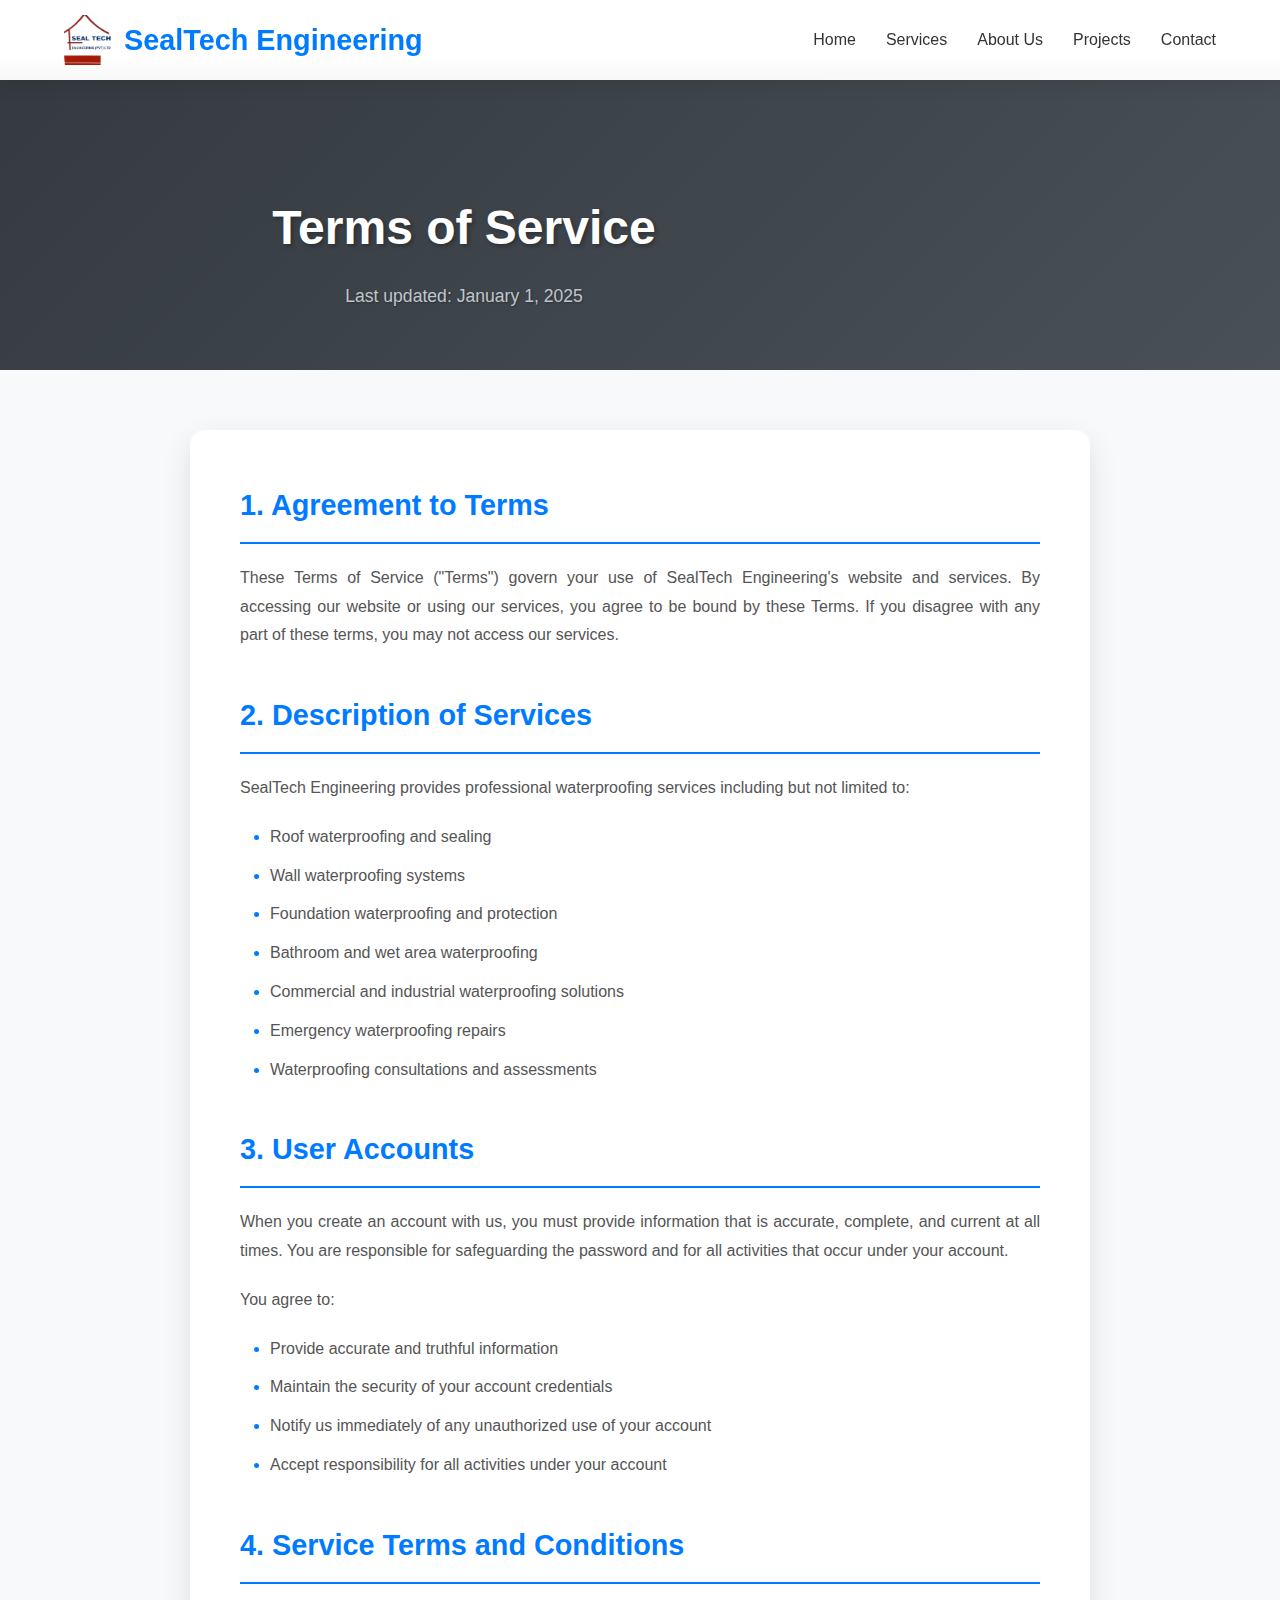
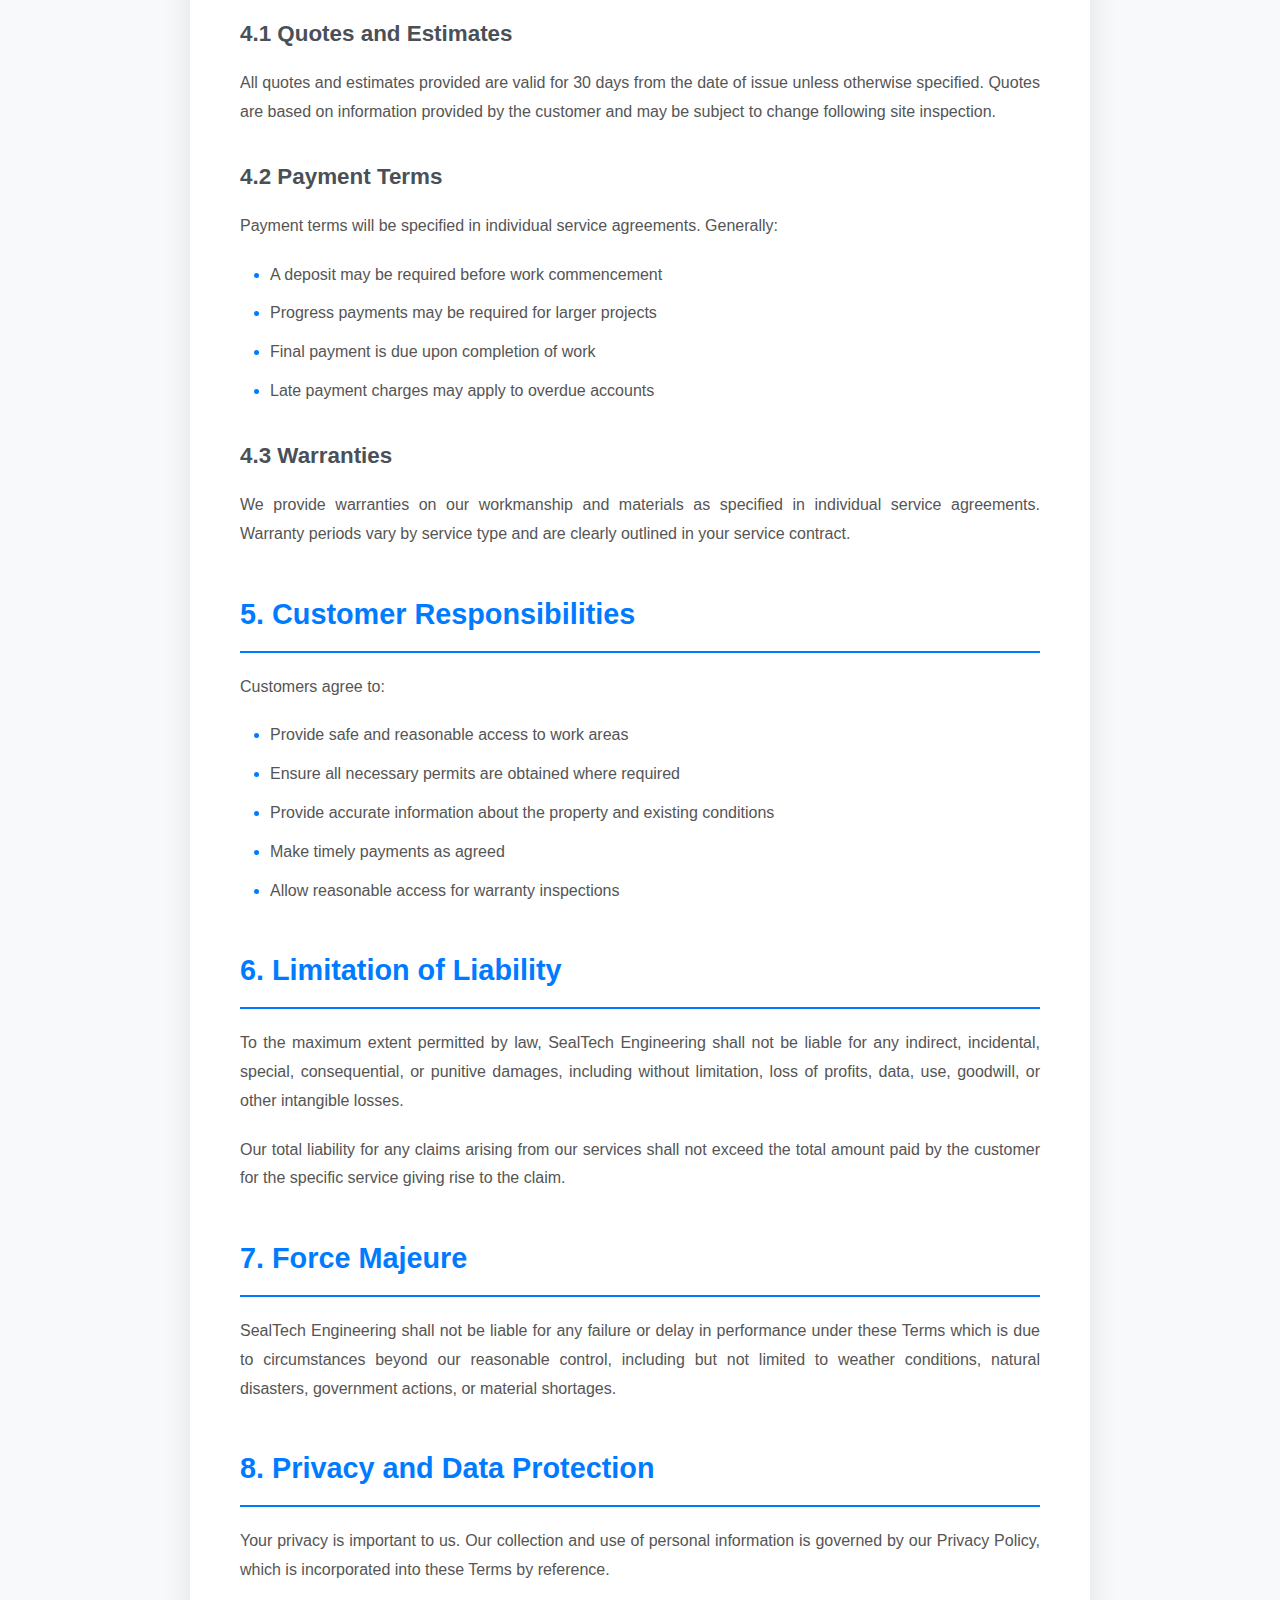
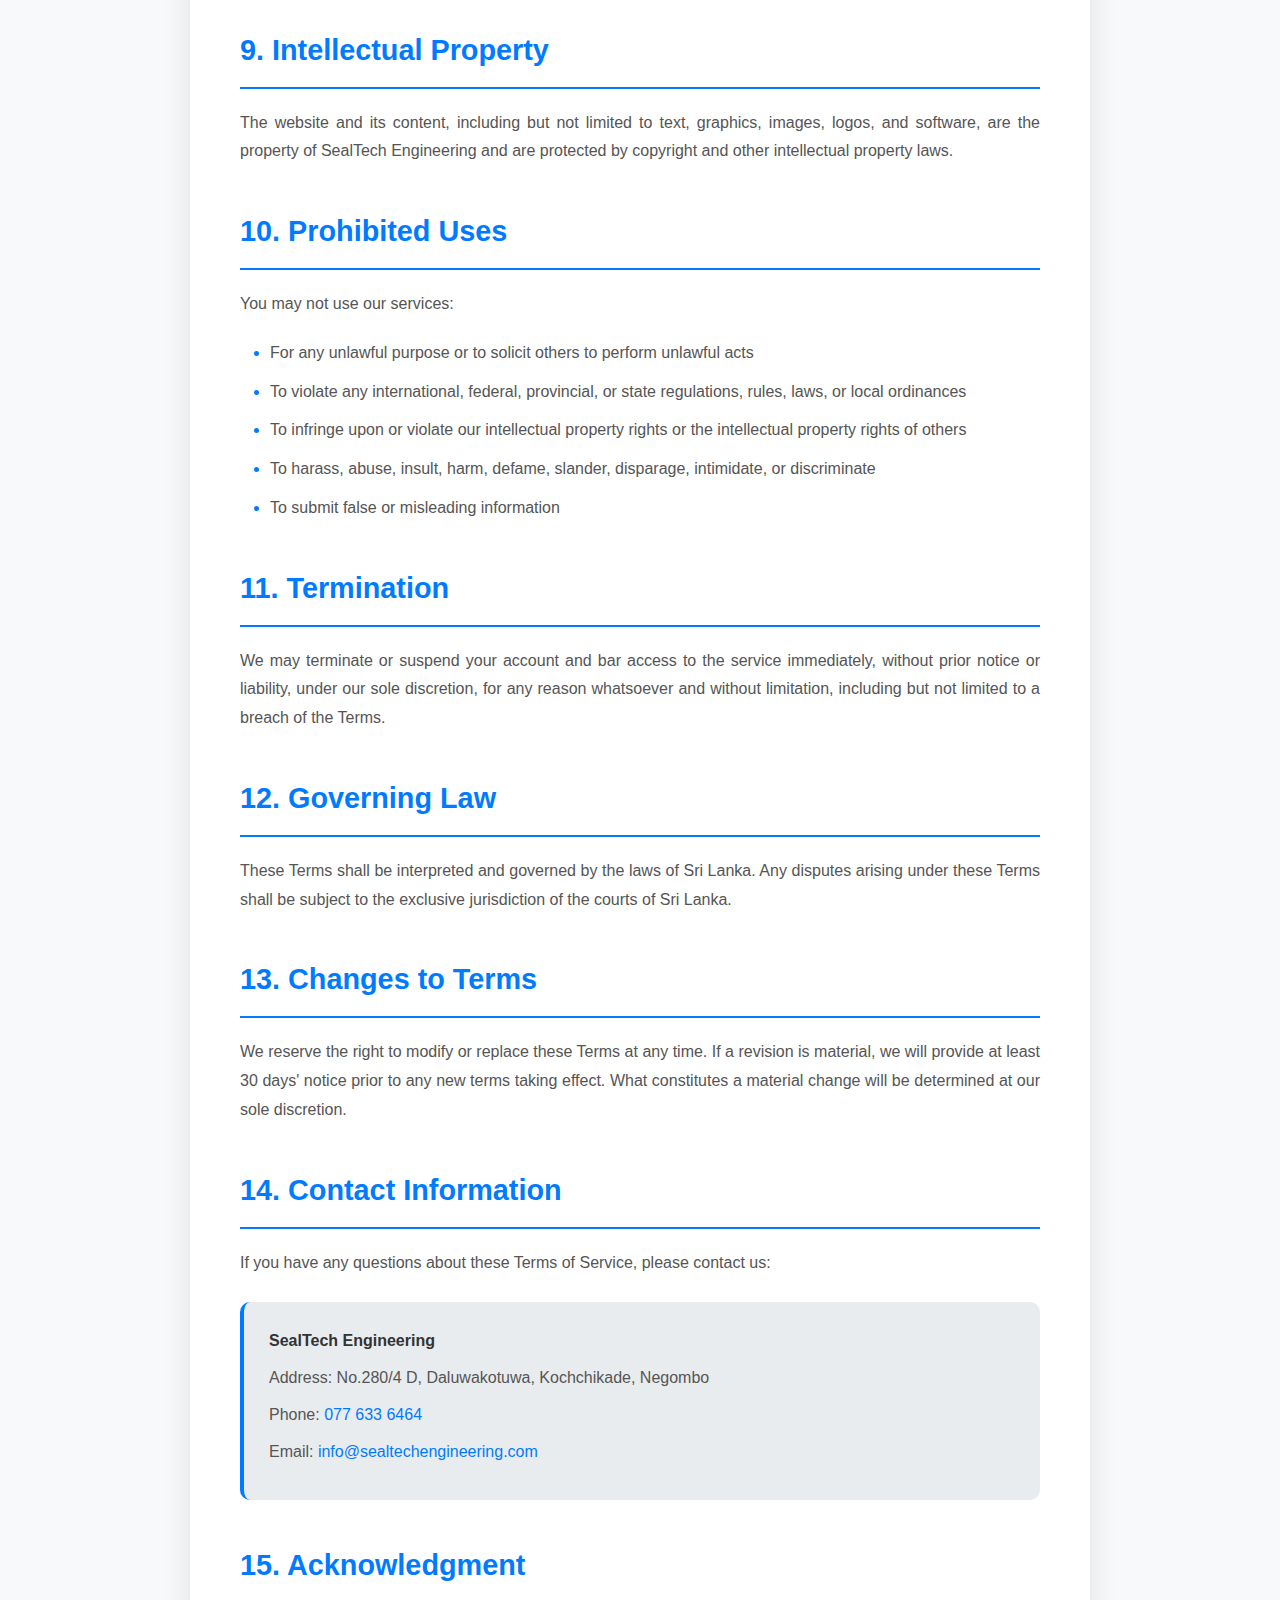
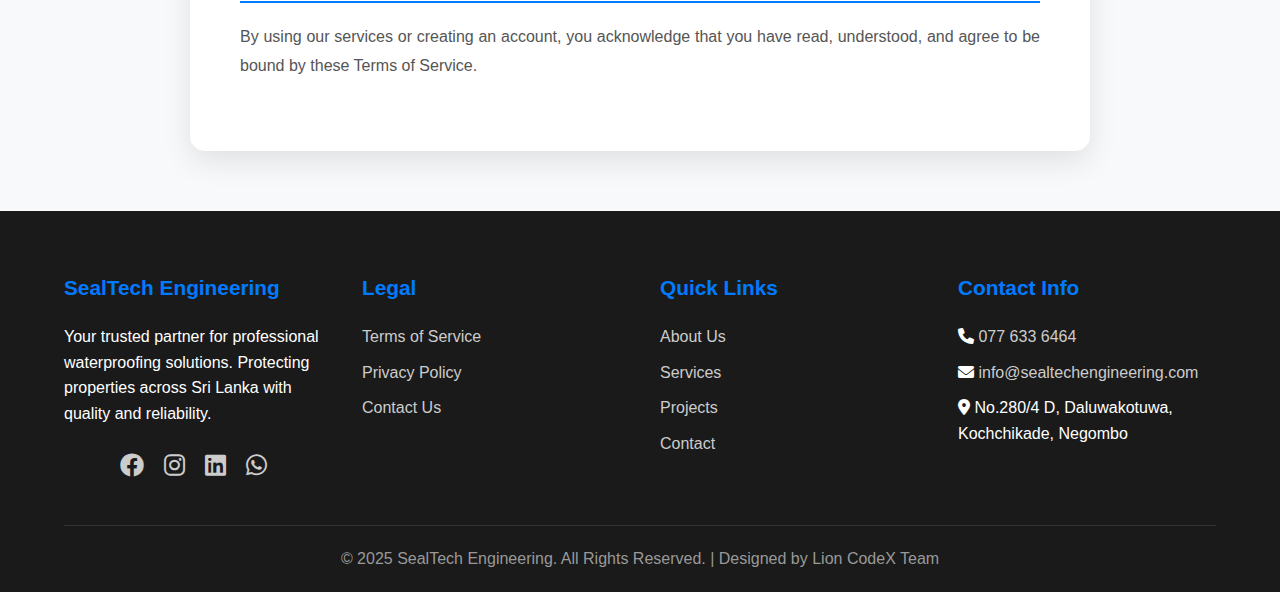
<file: pages/terms-of-service.html>
<!DOCTYPE html>
<html lang="en">

<head>
    <meta charset="UTF-8">
    <meta name="viewport" content="width=device-width, initial-scale=1.0">
    <title>Terms of Service - SealTech Engineering</title>
    <link href="https://cdnjs.cloudflare.com/ajax/libs/font-awesome/6.0.0/css/all.min.css" rel="stylesheet">
    <link href="../css/style.css" rel="stylesheet">
    <link href="../css/legal.css" rel="stylesheet">
</head>

<body>
    <!-- Navigation -->
    <nav>
        <div class="logo">
            <img src="../images/logo.png" alt="Company Logo">
            SealTech Engineering
        </div>
        <ul class="nav-links">
            <li><a href="../index.html">Home</a></li>
            <li><a href="services.html">Services</a></li>
            <li><a href="about.html">About Us</a></li>
            <li><a href="projects.html">Projects</a></li>
            <li><a href="contact.html">Contact</a></li>
        </ul>
        <div class="menu-toggle" id="menu-toggle">
            <span></span>
            <span></span>
            <span></span>
        </div>
    </nav>

    <!-- Page Header -->
    <section class="legal-header">
        <div class="header-content">
            <h1>Terms of Service</h1>
            <p>Last updated: January 1, 2025</p>
        </div>
    </section>

    <!-- Terms Content -->
    <section class="legal-content">
        <div class="container">
            <div class="legal-document">
                
                <h2>1. Agreement to Terms</h2>
                <p>These Terms of Service ("Terms") govern your use of SealTech Engineering's website and services. By accessing our website or using our services, you agree to be bound by these Terms. If you disagree with any part of these terms, you may not access our services.</p>

                <h2>2. Description of Services</h2>
                <p>SealTech Engineering provides professional waterproofing services including but not limited to:</p>
                <ul>
                    <li>Roof waterproofing and sealing</li>
                    <li>Wall waterproofing systems</li>
                    <li>Foundation waterproofing and protection</li>
                    <li>Bathroom and wet area waterproofing</li>
                    <li>Commercial and industrial waterproofing solutions</li>
                    <li>Emergency waterproofing repairs</li>
                    <li>Waterproofing consultations and assessments</li>
                </ul>

                <h2>3. User Accounts</h2>
                <p>When you create an account with us, you must provide information that is accurate, complete, and current at all times. You are responsible for safeguarding the password and for all activities that occur under your account.</p>
                <p>You agree to:</p>
                <ul>
                    <li>Provide accurate and truthful information</li>
                    <li>Maintain the security of your account credentials</li>
                    <li>Notify us immediately of any unauthorized use of your account</li>
                    <li>Accept responsibility for all activities under your account</li>
                </ul>

                <h2>4. Service Terms and Conditions</h2>
                
                <h3>4.1 Quotes and Estimates</h3>
                <p>All quotes and estimates provided are valid for 30 days from the date of issue unless otherwise specified. Quotes are based on information provided by the customer and may be subject to change following site inspection.</p>

                <h3>4.2 Payment Terms</h3>
                <p>Payment terms will be specified in individual service agreements. Generally:</p>
                <ul>
                    <li>A deposit may be required before work commencement</li>
                    <li>Progress payments may be required for larger projects</li>
                    <li>Final payment is due upon completion of work</li>
                    <li>Late payment charges may apply to overdue accounts</li>
                </ul>

                <h3>4.3 Warranties</h3>
                <p>We provide warranties on our workmanship and materials as specified in individual service agreements. Warranty periods vary by service type and are clearly outlined in your service contract.</p>

                <h2>5. Customer Responsibilities</h2>
                <p>Customers agree to:</p>
                <ul>
                    <li>Provide safe and reasonable access to work areas</li>
                    <li>Ensure all necessary permits are obtained where required</li>
                    <li>Provide accurate information about the property and existing conditions</li>
                    <li>Make timely payments as agreed</li>
                    <li>Allow reasonable access for warranty inspections</li>
                </ul>

                <h2>6. Limitation of Liability</h2>
                <p>To the maximum extent permitted by law, SealTech Engineering shall not be liable for any indirect, incidental, special, consequential, or punitive damages, including without limitation, loss of profits, data, use, goodwill, or other intangible losses.</p>
                <p>Our total liability for any claims arising from our services shall not exceed the total amount paid by the customer for the specific service giving rise to the claim.</p>

                <h2>7. Force Majeure</h2>
                <p>SealTech Engineering shall not be liable for any failure or delay in performance under these Terms which is due to circumstances beyond our reasonable control, including but not limited to weather conditions, natural disasters, government actions, or material shortages.</p>

                <h2>8. Privacy and Data Protection</h2>
                <p>Your privacy is important to us. Our collection and use of personal information is governed by our Privacy Policy, which is incorporated into these Terms by reference.</p>

                <h2>9. Intellectual Property</h2>
                <p>The website and its content, including but not limited to text, graphics, images, logos, and software, are the property of SealTech Engineering and are protected by copyright and other intellectual property laws.</p>

                <h2>10. Prohibited Uses</h2>
                <p>You may not use our services:</p>
                <ul>
                    <li>For any unlawful purpose or to solicit others to perform unlawful acts</li>
                    <li>To violate any international, federal, provincial, or state regulations, rules, laws, or local ordinances</li>
                    <li>To infringe upon or violate our intellectual property rights or the intellectual property rights of others</li>
                    <li>To harass, abuse, insult, harm, defame, slander, disparage, intimidate, or discriminate</li>
                    <li>To submit false or misleading information</li>
                </ul>

                <h2>11. Termination</h2>
                <p>We may terminate or suspend your account and bar access to the service immediately, without prior notice or liability, under our sole discretion, for any reason whatsoever and without limitation, including but not limited to a breach of the Terms.</p>

                <h2>12. Governing Law</h2>
                <p>These Terms shall be interpreted and governed by the laws of Sri Lanka. Any disputes arising under these Terms shall be subject to the exclusive jurisdiction of the courts of Sri Lanka.</p>

                <h2>13. Changes to Terms</h2>
                <p>We reserve the right to modify or replace these Terms at any time. If a revision is material, we will provide at least 30 days' notice prior to any new terms taking effect. What constitutes a material change will be determined at our sole discretion.</p>

                <h2>14. Contact Information</h2>
                <p>If you have any questions about these Terms of Service, please contact us:</p>
                <div class="contact-info">
                    <p><strong>SealTech Engineering</strong></p>
                    <p>Address: No.280/4 D, Daluwakotuwa, Kochchikade, Negombo</p>
                    <p>Phone: <a href="tel:0776336464">077 633 6464</a></p>
                    <p>Email: <a href="mailto:info@sealtechengineering.com">info@sealtechengineering.com</a></p>
                </div>

                <h2>15. Acknowledgment</h2>
                <p>By using our services or creating an account, you acknowledge that you have read, understood, and agree to be bound by these Terms of Service.</p>

            </div>
        </div>
    </section>

    <!-- Footer -->
    <footer>
        <div class="footer-content">
            <div class="footer-section">
                <h3>SealTech Engineering</h3>
                <p>Your trusted partner for professional waterproofing solutions. Protecting properties across Sri Lanka with quality and reliability.</p>
                <div class="social-links">
                    <a href="#"><i class="fab fa-facebook"></i></a>
                    <a href="#"><i class="fab fa-instagram"></i></a>
                    <a href="#"><i class="fab fa-linkedin"></i></a>
                    <a href="#"><i class="fab fa-whatsapp"></i></a>
                </div>
            </div>
            <div class="footer-section">
                <h3>Legal</h3>
                <ul>
                    <li><a href="#" class="active">Terms of Service</a></li>
                    <li><a href="privacy-policy.html">Privacy Policy</a></li>
                    <li><a href="contact.html">Contact Us</a></li>
                </ul>
            </div>
            <div class="footer-section">
                <h3>Quick Links</h3>
                <ul>
                    <li><a href="about.html">About Us</a></li>
                    <li><a href="services.html">Services</a></li>
                    <li><a href="projects.html">Projects</a></li>
                    <li><a href="contact.html">Contact</a></li>
                </ul>
            </div>
            <div class="footer-section">
                <h3>Contact Info</h3>
                <ul>
                    <li><i class="fas fa-phone"></i> <a href="tel:0776336464">077 633 6464</a></li>
                    <li><i class="fas fa-envelope"></i> <a href="mailto:info@sealtechengineering.com">info@sealtechengineering.com</a></li>
                    <li><i class="fas fa-map-marker-alt"></i> No.280/4 D, Daluwakotuwa, Kochchikade, Negombo</li>
                </ul>
            </div>
        </div>
        <div class="footer-bottom">
            <p>&copy; 2025 SealTech Engineering. All Rights Reserved. | Designed by Lion CodeX Team</p>
        </div>
    </footer>

    <script src="../js/script.js"></script>

</body>

</html>
</file>
<file: css/style.css>
* {
    margin: 0;
    padding: 0;
    box-sizing: border-box;
}

body {
    font-family: 'Segoe UI', Tahoma, Geneva, Verdana, sans-serif;
    line-height: 1.6;
    color: #333;
}

/* Navigation */
nav {
    position: fixed;
    top: 0;
    width: 100%;
    background: rgba(255, 255, 255, 0.95);
    backdrop-filter: blur(10px);
    z-index: 1000;
    padding: 15px 5%;
    display: flex;
    justify-content: space-between;
    align-items: center;
    box-shadow: 0 2px 20px rgba(0, 0, 0, 0.1);
    transition: all 0.3s ease;
}

.logo {
    display: flex;
    align-items: center;
    font-size: 1.8rem;
    font-weight: bold;
    color: #007bff;
}

.logo i {
    margin-right: 10px;
    font-size: 2rem;
}

.logo img {
    margin-right: 10px;
    width: 50px;
}

.nav-links {
    display: flex;
    list-style: none;
    gap: 30px;
}

.nav-links a {
    text-decoration: none;
    color: #333;
    font-weight: 500;
    transition: color 0.3s ease;
    position: relative;
}

.nav-links a:hover,
.nav-links a.active {
    color: #007bff;
}

.nav-links a::after {
    content: '';
    position: absolute;
    bottom: -5px;
    left: 0;
    width: 0;
    height: 2px;
    background: #007bff;
    transition: width 0.3s ease;
}

.nav-links a:hover::after {
    width: 100%;
}

.menu-toggle {
    display: none;
    flex-direction: column;
    cursor: pointer;
    padding: 5px;
}

.menu-toggle span {
    width: 25px;
    height: 3px;
    background: #333;
    margin: 3px 0;
    transition: 0.3s;
}

/* Page Headers */
.page-header {
    height: 70vh;
    background: linear-gradient(135deg, rgba(0, 123, 255, 0.9), rgba(0, 86, 179, 0.9));
    background-size: cover;
    background-position: center;
    display: flex;
    align-items: center;
    justify-content: center;
    text-align: center;
    color: white;
    margin-top: 70px;
}

.header-content {
    max-width: 800px;
    padding: 0 20px;
}

.header-content h1 {
    font-size: 3rem;
    margin-bottom: 20px;
    text-shadow: 2px 2px 4px rgba(0, 0, 0, 0.3);
}

.header-content p {
    font-size: 1.2rem;
    max-width: 600px;
    margin: 0 auto;
    text-shadow: 1px 1px 2px rgba(0, 0, 0, 0.3);
}

/* Stats*/
.project-stats,
.team-stats {
    padding: 60px 5%;
    background: linear-gradient(135deg, #f8f9fa 0%, #e9ecef 100%);
}

.stats-grid,
.team-stats {
    display: grid;
    grid-template-columns: repeat(auto-fit, minmax(200px, 1fr));
    gap: 30px;
    max-width: 1000px;
    margin: 0 auto;
}

.stat-item {
    text-align: center;
    padding: 30px 20px;
    background: white;
    border-radius: 15px;
    box-shadow: 0 10px 30px rgba(0,0,0,0.1);
    transition: transform 0.3s ease;
}

.stat-item:hover {
    transform: translateY(-10px);
}

.stat-icon {
    width: 70px;
    height: 70px;
    background: linear-gradient(135deg, #667eea 0%, #764ba2 100%);
    border-radius: 50%;
    display: flex;
    align-items: center;
    justify-content: center;
    margin: 0 auto 20px;
    font-size: 1.8rem;
    color: white;
}

.stat-number {
    font-size: 2.5rem;
    font-weight: bold;
    color: #333;
    margin-bottom: 10px;
}

.stat-label {
    color: #666;
    font-size: 1.1rem;
}

/* Buttons & CTA Section */
.cta-section {
    background: linear-gradient(135deg, #667eea 0%, #764ba2 100%);
    padding: 80px 5%;
    text-align: center;
    color: white;
}

.cta-content h2 {
    font-size: 2.5rem;
    margin-bottom: 20px;
}

.cta-content p {
    font-size: 1.2rem;
    margin-bottom: 30px;
    opacity: 0.9;
}

.cta-buttons {
    display: flex;
    gap: 20px;
    justify-content: center;
    flex-wrap: wrap;
}

.btn-primary,
.btn-secondary {
    padding: 15px 30px;
    border-radius: 50px;
    text-decoration: none;
    font-weight: bold;
    font-size: 1.1rem;
    transition: all 0.3s ease;
    display: inline-block;
}

.btn-primary {
    background: linear-gradient(45deg, #ff6b6b, #ff8e53);
    color: white;
    box-shadow: 0 10px 30px rgba(255, 107, 107, 0.4);
}

.btn-primary:hover {
    transform: translateY(-3px);
    box-shadow: 0 15px 40px rgba(255, 107, 107, 0.6);
}

.btn-secondary {
    background: transparent;
    color: white;
    border: 2px solid white;
}

.btn-secondary:hover {
    background: white;
    color: #667eea;
}

/* Footer */
footer {
    background: #1a1a1a;
    color: white;
    padding: 60px 5% 20px;
}

.footer-content {
    display: grid;
    grid-template-columns: repeat(auto-fit, minmax(250px, 1fr));
    gap: 40px;
    max-width: 1200px;
    margin: 0 auto;
}

.footer-section h3 {
    color: #007bff;
    margin-bottom: 20px;
    font-size: 1.3rem;
}

.footer-section ul {
    list-style: none;
}

.footer-section ul li {
    margin-bottom: 10px;
}

.footer-section ul li a {
    color: #ccc;
    text-decoration: none;
    transition: color 0.3s ease;
}

.footer-section ul li a:hover {
    color: #007bff;
}

.footer-bottom {
    margin-top: 40px;
    padding-top: 20px;
    border-top: 1px solid #333;
    text-align: center;
    color: #999;
}

.social-links {
    display: flex;
    gap: 20px;
    justify-content: center;
    margin-top: 20px;
}

.social-links a {
    color: #ccc;
    font-size: 1.5rem;
    transition: all 0.3s ease;
}

.social-links a:hover {
    color: #007bff;
    transform: translateY(-3px);
}

/* Responsive Design */
@media (max-width: 768px) {
    .menu-toggle {
        display: flex;
    }

    .nav-links {
        position: fixed;
        top: 70px;
        right: -100%;
        width: 100%;
        height: calc(100vh - 70px);
        background: rgba(255, 255, 255, 0.95);
        backdrop-filter: blur(10px);
        flex-direction: column;
        justify-content: flex-start;
        align-items: center;
        padding-top: 50px;
        transition: right 0.3s ease;
    }

    .nav-links.active {
        right: 0;
    }

    .hero h1 {
        font-size: 2.5rem;
    }

    .hero p {
        font-size: 1.1rem;
    }

    .section-title h2 {
        font-size: 2rem;
    }

    .grid-container {
        grid-template-columns: 1fr;
        gap: 20px;
    }

    .mission-vision-container {
        grid-template-columns: 1fr;
        gap: 30px;
    }
}

/* Login Required Message Styles*/

.login-required-container {
    padding: 80px 5% 60px;
    background: linear-gradient(135deg, #667eea 0%, #764ba2 100%);
    min-height: 70vh;
    display: flex;
    align-items: center;
    justify-content: center;
}

.login-required-content {
    background: white;
    padding: 50px 40px;
    border-radius: 20px;
    box-shadow: 0 25px 50px rgba(0, 0, 0, 0.2);
    max-width: 600px;
    width: 100%;
    text-align: center;
    animation: slideInUp 0.6s ease;
}

.login-icon {
    width: 80px;
    height: 80px;
    background: linear-gradient(135deg, #667eea 0%, #764ba2 100%);
    border-radius: 50%;
    display: flex;
    align-items: center;
    justify-content: center;
    margin: 0 auto 30px;
    font-size: 2.5rem;
    color: white;
}

.login-required-content h2 {
    color: #333;
    font-size: 2.2rem;
    margin-bottom: 20px;
    font-weight: 600;
}

.login-required-content > p {
    color: #666;
    font-size: 1.1rem;
    line-height: 1.7;
    margin-bottom: 30px;
}

.login-benefits {
    background: #f8f9fa;
    padding: 25px;
    border-radius: 15px;
    margin: 30px 0;
    text-align: left;
}

.login-benefits h3 {
    color: #333;
    font-size: 1.3rem;
    margin-bottom: 15px;
    text-align: center;
}

.login-benefits ul {
    list-style: none;
    padding: 0;
}

.login-benefits li {
    display: flex;
    align-items: center;
    gap: 10px;
    margin-bottom: 10px;
    color: #555;
}

.login-benefits li i {
    color: #28a745;
    font-size: 1rem;
}

.login-actions {
    margin: 30px 0;
}

.btn-primary {
    background: linear-gradient(45deg, #007bff, #0056b3);
    color: white;
    padding: 15px 35px;
    text-decoration: none;
    border-radius: 50px;
    font-weight: 600;
    font-size: 1.1rem;
    display: inline-flex;
    align-items: center;
    gap: 10px;
    transition: all 0.3s ease;
    box-shadow: 0 10px 30px rgba(0, 123, 255, 0.3);
}

.btn-primary:hover {
    transform: translateY(-3px);
    box-shadow: 0 15px 40px rgba(0, 123, 255, 0.5);
    text-decoration: none;
    color: white;
}

.emergency-note {
    background: #fff3cd;
    border: 1px solid #ffeaa7;
    border-radius: 10px;
    padding: 15px;
    margin-top: 30px;
}

.emergency-note p {
    margin: 0;
    color: #856404;
    font-size: 0.95rem;
}

/* Navigation Button Styles */
.nav-links .login-btn,
.nav-links .logout-btn {
    background: linear-gradient(45deg, #007bff, #0056b3);
    color: white !important;
    padding: 8px 16px;
    border-radius: 20px;
    transition: all 0.3s ease;
    text-decoration: none;
    font-weight: 500;
}

.nav-links .login-btn:hover,
.nav-links .logout-btn:hover {
    background: linear-gradient(45deg, #0056b3, #004085);
    transform: translateY(-2px);
    box-shadow: 0 5px 15px rgba(0, 123, 255, 0.3);
    color: white !important;
}

.nav-links .logout-btn {
    background: linear-gradient(45deg, #dc3545, #c82333);
}

.nav-links .logout-btn:hover {
    background: linear-gradient(45deg, #c82333, #a71e2a);
    box-shadow: 0 5px 15px rgba(220, 53, 69, 0.3);
}

/* Fade in animation for content reveal */
.fade-in-up {
    animation: fadeInUp 0.6s ease;
}

@keyframes fadeInUp {
    from {
        opacity: 0;
        transform: translateY(30px);
    }
    to {
        opacity: 1;
        transform: translateY(0);
    }
}

@keyframes slideInUp {
    from {
        opacity: 0;
        transform: translateY(50px);
    }
    to {
        opacity: 1;
        transform: translateY(0);
    }
}

/* Responsive Design */
@media (max-width: 768px) {
    .login-required-container {
        padding: 60px 20px 40px;
        min-height: 60vh;
    }
    
    .login-required-content {
        padding: 40px 30px;
    }
    
    .login-required-content h2 {
        font-size: 1.8rem;
    }
    
    .login-icon {
        width: 60px;
        height: 60px;
        font-size: 2rem;
    }
    
    .login-benefits {
        padding: 20px;
        margin: 20px 0;
    }
    
    .btn-primary {
        padding: 12px 25px;
        font-size: 1rem;
    }
    
    .nav-links .login-btn,
    .nav-links .logout-btn {
        padding: 10px 20px;
        margin: 5px 0;
        display: block;
        text-align: center;
        border-radius: 25px;
    }
}

@media (max-width: 480px) {
    .login-required-content {
        padding: 30px 20px;
    }
    
    .login-required-content h2 {
        font-size: 1.5rem;
    }
    
    .login-required-content > p {
        font-size: 1rem;
    }
}
</file>
<file: css/about.css>
/* Header Section */
.page-header {
    height: 70vh;
    background: linear-gradient(135deg, rgba(0, 123, 255, 0.9), rgba(0, 86, 179, 0.9)),
        url('data:image/svg+xml,<svg xmlns="http://www.w3.org/2000/svg" viewBox="0 0 1000 600"><defs><linearGradient id="bg" x1="0%" y1="0%" x2="100%" y2="100%"><stop offset="0%" style="stop-color:%23667eea;stop-opacity:0.8"/><stop offset="100%" style="stop-color:%23764ba2;stop-opacity:0.8"/></linearGradient></defs><rect width="100%" height="100%" fill="url(%23bg)"/><circle cx="200" cy="150" r="100" fill="rgba(255,255,255,0.1)"/><circle cx="800" cy="450" r="150" fill="rgba(255,255,255,0.1)"/></svg>');
    background-size: cover;
    background-position: center;
    display: flex;
    align-items: center;
}
</file>
<file: css/admin-dashboard.css>
/* Admin Dashboard Layout */
body {
    margin: 0;
    padding: 0;
    background: #f5f5f5;
    font-family: 'Segoe UI', Tahoma, Geneva, Verdana, sans-serif;
}

/* Top Navigation */
.admin-nav {
    position: fixed;
    top: 0;
    left: 0;
    right: 0;
    height: 70px;
    background: white;
    border-bottom: 1px solid #e9ecef;
    display: flex;
    align-items: center;
    justify-content: space-between;
    padding: 0 30px;
    z-index: 1000;
    box-shadow: 0 2px 10px rgba(0, 0, 0, 0.1);
}

.nav-left {
    display: flex;
    align-items: center;
    gap: 30px;
}

.nav-left .logo {
    display: flex;
    align-items: center;
    gap: 10px;
    font-size: 1.5rem;
    font-weight: bold;
    color: #007bff;
}

.nav-left .logo img {
    width: 40px;
    height: 40px;
}

.breadcrumb {
    font-size: 1.1rem;
    color: #666;
}

.nav-right {
    display: flex;
    align-items: center;
    gap: 20px;
}

.notification-icon {
    position: relative;
    cursor: pointer;
    padding: 10px;
    border-radius: 50%;
    transition: background 0.3s ease;
}

.notification-icon:hover {
    background: #f8f9fa;
}

.notification-icon i {
    font-size: 1.2rem;
    color: #666;
}

.notification-count {
    position: absolute;
    top: 5px;
    right: 5px;
    background: #dc3545;
    color: white;
    border-radius: 50%;
    width: 18px;
    height: 18px;
    font-size: 0.7rem;
    display: flex;
    align-items: center;
    justify-content: center;
}

.admin-menu {
    display: flex;
    align-items: center;
    gap: 15px;
    cursor: pointer;
    padding: 10px 15px;
    border-radius: 25px;
    transition: background 0.3s ease;
    position: relative;
}

.admin-menu:hover {
    background: #f8f9fa;
}

.admin-avatar {
    width: 40px;
    height: 40px;
    background: linear-gradient(135deg, #667eea 0%, #764ba2 100%);
    border-radius: 50%;
    display: flex;
    align-items: center;
    justify-content: center;
    color: white;
    font-size: 1.2rem;
}

.admin-info span {
    display: block;
    font-weight: 600;
    color: #333;
}

.admin-info small {
    color: #666;
    font-size: 0.85rem;
}

.admin-dropdown {
    position: absolute;
    top: 100%;
    right: 0;
    background: white;
    border-radius: 8px;
    box-shadow: 0 10px 30px rgba(0, 0, 0, 0.15);
    min-width: 150px;
    opacity: 0;
    visibility: hidden;
    transform: translateY(-10px);
    transition: all 0.3s ease;
    z-index: 1000;
    margin-top: 10px;
}

.admin-menu:hover .admin-dropdown {
    opacity: 1;
    visibility: visible;
    transform: translateY(0);
}

.admin-dropdown a {
    display: block;
    padding: 12px 20px;
    color: #333;
    text-decoration: none;
    transition: background 0.3s ease;
}

.admin-dropdown a:hover {
    background: #f8f9fa;
}

/* Main Container */
.admin-container {
    display: flex;
    margin-top: 70px;
    min-height: calc(100vh - 120px);
}

/* Sidebar */
.admin-sidebar {
    width: 280px;
    background: white;
    border-right: 1px solid #e9ecef;
    box-shadow: 2px 0 10px rgba(0, 0, 0, 0.1);
}

.sidebar-nav {
    padding: 30px 0;
}

.nav-item {
    display: flex;
    align-items: center;
    gap: 15px;
    padding: 15px 30px;
    color: #666;
    text-decoration: none;
    transition: all 0.3s ease;
    position: relative;
    border-left: 3px solid transparent;
}

.nav-item:hover {
    background: #f8f9fa;
    color: #007bff;
}

.nav-item.active {
    background: rgba(0, 123, 255, 0.1);
    color: #007bff;
    border-left-color: #007bff;
}

.nav-item i {
    width: 20px;
    font-size: 1.1rem;
}

.nav-item .badge {
    margin-left: auto;
    background: #dc3545;
    color: white;
    font-size: 0.75rem;
    padding: 2px 8px;
    border-radius: 10px;
    min-width: 18px;
    text-align: center;
}

/* Main Content */
.admin-main {
    flex: 1;
    padding: 30px;
    overflow-y: auto;
    margin-bottom: 50px;
}

.admin-section {
    display: none;
}

.admin-section.active {
    display: block;
    animation: fadeIn 0.5s ease;
}

@keyframes fadeIn {
    from {
        opacity: 0;
        transform: translateY(20px);
    }

    to {
        opacity: 1;
        transform: translateY(0);
    }
}

.section-header {
    display: flex;
    justify-content: space-between;
    align-items: flex-start;
    margin-bottom: 30px;
    flex-wrap: wrap;
    gap: 20px;
}

.section-header h1 {
    font-size: 2.2rem;
    color: #333;
    margin: 0;
}

.header-actions,
.section-filters {
    display: flex;
    gap: 15px;
    align-items: center;
    flex-wrap: wrap;
}

.section-filters input[type="search"] {
    padding: 10px 15px;
    border: 1px solid #ddd;
    border-radius: 8px;
    width: 200px;
    font-size: 0.9rem;
}

.section-filters select {
    padding: 10px 15px;
    border: 1px solid #ddd;
    border-radius: 8px;
    background: white;
    font-size: 0.9rem;
}

/* Stats Grid */
.stats-grid {
    display: grid;
    grid-template-columns: repeat(auto-fit, minmax(250px, 1fr));
    gap: 25px;
    margin-bottom: 30px;
}

.stat-card {
    background: white;
    border-radius: 15px;
    padding: 25px;
    box-shadow: 0 5px 15px rgba(0, 0, 0, 0.08);
    display: flex;
    align-items: center;
    gap: 20px;
    transition: all 0.3s ease;
    position: relative;
    overflow: hidden;
}

.stat-card::before {
    content: '';
    position: absolute;
    top: 0;
    left: -100%;
    width: 100%;
    height: 100%;
    background: linear-gradient(90deg, transparent, rgba(0, 123, 255, 0.1), transparent);
    transition: left 0.5s ease;
}

.stat-card:hover {
    transform: translateY(-5px);
    box-shadow: 0 15px 35px rgba(0, 0, 0, 0.15);
}

.stat-card:hover::before {
    left: 100%;
}

.stat-icon {
    width: 60px;
    height: 60px;
    border-radius: 50%;
    display: flex;
    align-items: center;
    justify-content: center;
    font-size: 1.5rem;
    color: white;
    position: relative;
    z-index: 2;
}

.stat-icon.booking {
    background: linear-gradient(135deg, #667eea 0%, #764ba2 100%);
}

.stat-icon.customer {
    background: linear-gradient(135deg, #f093fb 0%, #f5576c 100%);
}

.stat-icon.revenue {
    background: linear-gradient(135deg, #4facfe 0%, #00f2fe 100%);
}

.stat-icon.pending {
    background: linear-gradient(135deg, #ffd89b 0%, #19547b 100%);
}

.stat-info h3 {
    font-size: 1.8rem;
    font-weight: 700;
    color: #333;
    margin: 0 0 5px 0;
}

.stat-info p {
    color: #666;
    font-size: 0.9rem;
    margin: 0;
}

.stat-change {
    font-size: 0.8rem;
    font-weight: 600;
    margin-top: 5px;
}

.stat-change.positive {
    color: #28a745;
}

.stat-change.negative {
    color: #dc3545;
}

.stat-change.neutral {
    color: #ffc107;
}

/* Dashboard Content */
.dashboard-content {
    display: grid;
    grid-template-columns: 1fr 1fr 1fr;
    gap: 25px;
}

.dashboard-card {
    background: white;
    border-radius: 15px;
    box-shadow: 0 5px 15px rgba(0, 0, 0, 0.08);
    overflow: hidden;
}

.card-header {
    padding: 20px 25px;
    border-bottom: 1px solid #f0f0f0;
    display: flex;
    justify-content: space-between;
    align-items: center;
}

.card-header h2 {
    font-size: 1.3rem;
    color: #333;
    margin: 0;
}

.card-header a {
    color: #007bff;
    text-decoration: none;
    font-size: 0.9rem;
    font-weight: 500;
}

.card-content {
    padding: 25px;
}

.recent-list {
    display: flex;
    flex-direction: column;
    gap: 15px;
}

.recent-item {
    display: flex;
    align-items: center;
    gap: 15px;
    padding: 15px;
    background: #f8f9fa;
    border-radius: 10px;
    transition: background 0.3s ease;
    cursor: pointer;
}

.recent-item:hover {
    background: #e9ecef;
}

.recent-icon {
    width: 40px;
    height: 40px;
    border-radius: 50%;
    background: linear-gradient(45deg, #007bff, #0056b3);
    color: white;
    display: flex;
    align-items: center;
    justify-content: center;
    font-size: 1rem;
}

.recent-info h4 {
    margin: 0 0 5px 0;
    font-size: 1rem;
    color: #333;
}

.recent-info p {
    margin: 0;
    color: #666;
    font-size: 0.85rem;
}

.recent-time {
    margin-left: auto;
    font-size: 0.8rem;
    color: #999;
}

.pending-actions {
    display: flex;
    flex-direction: column;
    gap: 12px;
}

.pending-item {
    padding: 12px 15px;
    border-left: 4px solid #ffc107;
    background: #fff8e1;
    border-radius: 8px;
    font-size: 0.9rem;
}

.pending-item.urgent {
    border-left-color: #dc3545;
    background: #ffeaea;
}

.quick-stats {
    display: flex;
    flex-direction: column;
    gap: 20px;
}

.quick-stat {
    display: flex;
    justify-content: space-between;
    align-items: center;
    padding: 15px 0;
    border-bottom: 1px solid #f0f0f0;
}

.quick-stat:last-child {
    border-bottom: none;
}

.stat-label {
    color: #666;
    font-size: 0.9rem;
}

.stat-value {
    font-size: 1.2rem;
    font-weight: 600;
    color: #333;
}

/* Bookings Table */
.bookings-table-container {
    background: white;
    border-radius: 15px;
    box-shadow: 0 5px 15px rgba(0, 0, 0, 0.08);
    overflow: hidden;
}

.bookings-table {
    width: 100%;
    border-collapse: collapse;
}

.bookings-table th {
    background: #f8f9fa;
    padding: 15px;
    text-align: left;
    font-weight: 600;
    color: #333;
    border-bottom: 1px solid #e9ecef;
}

.bookings-table td {
    padding: 15px;
    border-bottom: 1px solid #f0f0f0;
    color: #666;
}

.bookings-table tbody tr:hover {
    background: #f8f9fa;
}

.status-badge {
    padding: 6px 12px;
    border-radius: 20px;
    font-size: 0.8rem;
    font-weight: 600;
    text-transform: uppercase;
}

.status-pending {
    background: #fff3cd;
    color: #856404;
}

.status-confirmed {
    background: #d1ecf1;
    color: #0c5460;
}

.status-in-progress {
    background: #cce5ff;
    color: #004085;
}

.status-completed {
    background: #d4edda;
    color: #155724;
}

.status-cancelled {
    background: #f8d7da;
    color: #721c24;
}

.action-buttons {
    display: flex;
    gap: 8px;
}

.btn-small {
    padding: 6px 12px;
    font-size: 0.8rem;
    border-radius: 6px;
    border: none;
    cursor: pointer;
    transition: all 0.3s ease;
    text-decoration: none;
    display: inline-flex;
    align-items: center;
    gap: 5px;
}

.btn-small.btn-primary {
    background: #007bff;
    color: white;
}

.btn-small.btn-secondary {
    background: #6c757d;
    color: white;
}

.btn-small.btn-danger {
    background: #dc3545;
    color: white;
}

.btn-small:hover {
    transform: translateY(-1px);
    box-shadow: 0 3px 10px rgba(0, 0, 0, 0.2);
}

/* Quotes Container */
.quotes-container {
    display: grid;
    gap: 20px;
}

.quote-card {
    background: white;
    border-radius: 15px;
    padding: 25px;
    box-shadow: 0 5px 15px rgba(0, 0, 0, 0.08);
    border-left: 5px solid #007bff;
}

.quote-header {
    display: flex;
    justify-content: space-between;
    align-items: flex-start;
    margin-bottom: 15px;
    flex-wrap: wrap;
    gap: 10px;
}

.quote-title {
    font-size: 1.2rem;
    font-weight: 600;
    color: #333;
    margin: 0;
}

.quote-id {
    font-size: 0.85rem;
    color: #666;
    margin: 5px 0;
    font-family: monospace;
}

.quote-description {
    color: #666;
    margin: 15px 0;
    line-height: 1.6;
}

.quote-footer {
    display: flex;
    justify-content: space-between;
    align-items: center;
    margin-top: 15px;
    flex-wrap: wrap;
    gap: 10px;
}

/* Customer Grid */
.customers-grid {
    display: grid;
    grid-template-columns: repeat(auto-fill, minmax(300px, 1fr));
    gap: 20px;
}

.customer-card {
    background: white;
    border-radius: 15px;
    padding: 20px;
    box-shadow: 0 5px 15px rgba(0, 0, 0, 0.08);
    transition: all 0.3s ease;
}

.customer-card:hover {
    transform: translateY(-3px);
    box-shadow: 0 10px 25px rgba(0, 0, 0, 0.12);
}

.customer-header {
    display: flex;
    align-items: center;
    gap: 15px;
    margin-bottom: 15px;
}

.customer-avatar {
    width: 50px;
    height: 50px;
    border-radius: 50%;
    background: linear-gradient(135deg, #667eea 0%, #764ba2 100%);
    display: flex;
    align-items: center;
    justify-content: center;
    color: white;
    font-size: 1.2rem;
    font-weight: 600;
}

.customer-info h3 {
    margin: 0 0 5px 0;
    font-size: 1.1rem;
    color: #333;
}

.customer-info p {
    margin: 0;
    color: #666;
    font-size: 0.9rem;
}

.customer-stats {
    display: grid;
    grid-template-columns: 1fr 1fr;
    gap: 10px;
    margin-top: 15px;
}

.customer-stat {
    text-align: center;
    padding: 10px;
    background: #f8f9fa;
    border-radius: 8px;
}

.customer-stat .value {
    font-size: 1.1rem;
    font-weight: 600;
    color: #007bff;
}

.customer-stat .label {
    font-size: 0.8rem;
    color: #666;
}

/* Staff Container */
.staff-container {
    display: grid;
    grid-template-columns: repeat(auto-fill, minmax(280px, 1fr));
    gap: 20px;
}

.staff-card {
    background: white;
    border-radius: 15px;
    padding: 20px;
    box-shadow: 0 5px 15px rgba(0, 0, 0, 0.08);
    text-align: center;
    transition: all 0.3s ease;
}

.staff-card:hover {
    transform: translateY(-5px);
    box-shadow: 0 15px 35px rgba(0, 0, 0, 0.12);
}

.staff-avatar {
    width: 80px;
    height: 80px;
    border-radius: 50%;
    background: linear-gradient(135deg, #f093fb 0%, #f5576c 100%);
    display: flex;
    align-items: center;
    justify-content: center;
    color: white;
    font-size: 2rem;
    margin: 0 auto 15px;
}

.staff-info h3 {
    margin: 0 0 5px 0;
    font-size: 1.2rem;
    color: #333;
}

.staff-role {
    color: #666;
    font-size: 0.9rem;
    margin-bottom: 15px;
}

.staff-permissions {
    display: flex;
    flex-wrap: wrap;
    gap: 8px;
    justify-content: center;
    margin: 15px 0;
}

.permission-tag {
    padding: 4px 8px;
    background: #e9ecef;
    border-radius: 12px;
    font-size: 0.75rem;
    color: #666;
}

.staff-actions {
    display: flex;
    gap: 10px;
    justify-content: center;
    margin-top: 15px;
}

/* Analytics */
.analytics-grid {
    display: grid;
    grid-template-columns: repeat(auto-fit, minmax(300px, 1fr));
    gap: 25px;
}

.analytics-card {
    background: white;
    border-radius: 15px;
    padding: 25px;
    box-shadow: 0 5px 15px rgba(0, 0, 0, 0.08);
}

.analytics-card h3 {
    margin: 0 0 20px 0;
    font-size: 1.3rem;
    color: #333;
}

.chart-container {
    height: 300px;
    display: flex;
    align-items: center;
    justify-content: center;
    background: #f8f9fa;
    border-radius: 10px;
    color: #666;
}

.chart-placeholder {
    text-align: center;
}

.chart-placeholder i {
    font-size: 3rem;
    margin-bottom: 15px;
    color: #ddd;
}

.satisfaction-metrics {
    display: flex;
    flex-direction: column;
    gap: 20px;
}

.metric {
    display: flex;
    justify-content: space-between;
    align-items: center;
    padding: 15px 0;
    border-bottom: 1px solid #f0f0f0;
}

.metric:last-child {
    border-bottom: none;
}

.metric-value {
    font-size: 1.5rem;
    font-weight: 700;
    color: #007bff;
}

.metric-label {
    color: #666;
    font-size: 0.9rem;
}

.rating-breakdown {
    display: flex;
    flex-direction: column;
    gap: 10px;
}

.rating-bar {
    display: flex;
    align-items: center;
    gap: 10px;
}

.rating-stars {
    display: flex;
    color: #ffc107;
}

.rating-progress {
    flex: 1;
    height: 8px;
    background: #e9ecef;
    border-radius: 4px;
    overflow: hidden;
}

.rating-fill {
    height: 100%;
    background: linear-gradient(90deg, #ffc107, #ff8c00);
    transition: width 0.3s ease;
}

.rating-count {
    font-size: 0.8rem;
    color: #666;
    min-width: 30px;
    text-align: right;
}

/* Reviews Container */
.reviews-container {
    display: flex;
    flex-direction: column;
    gap: 20px;
}

.review-card {
    background: white;
    border-radius: 15px;
    padding: 25px;
    box-shadow: 0 5px 15px rgba(0, 0, 0, 0.08);
}

.review-header {
    display: flex;
    justify-content: space-between;
    align-items: flex-start;
    margin-bottom: 15px;
}

.review-user {
    display: flex;
    align-items: center;
    gap: 15px;
}

.review-avatar {
    width: 50px;
    height: 50px;
    border-radius: 50%;
    background: linear-gradient(135deg, #667eea 0%, #764ba2 100%);
    display: flex;
    align-items: center;
    justify-content: center;
    color: white;
    font-size: 1.2rem;
    font-weight: 600;
}

.review-user-info h4 {
    margin: 0 0 5px 0;
    font-size: 1.1rem;
    color: #333;
}

.review-date {
    font-size: 0.85rem;
    color: #999;
}

.review-rating {
    display: flex;
    color: #ffc107;
    font-size: 1.2rem;
}

.review-content {
    color: #666;
    line-height: 1.6;
    margin: 15px 0;
}

.review-service {
    display: inline-block;
    padding: 4px 8px;
    background: #e9ecef;
    border-radius: 12px;
    font-size: 0.75rem;
    color: #666;
    margin-top: 10px;
}

/* Settings */
.settings-container {
    display: grid;
    grid-template-columns: repeat(auto-fit, minmax(400px, 1fr));
    gap: 30px;
}

.settings-card {
    background: white;
    border-radius: 15px;
    padding: 30px;
    box-shadow: 0 5px 15px rgba(0, 0, 0, 0.08);
}

.settings-card h3 {
    margin: 0 0 25px 0;
    font-size: 1.4rem;
    color: #333;
}

.form-row {
    display: grid;
    grid-template-columns: 1fr 1fr;
    gap: 20px;
    margin-bottom: 20px;
}

.form-group {
    margin-bottom: 20px;
}

.form-group label {
    display: block;
    margin-bottom: 8px;
    color: #333;
    font-weight: 500;
}

.form-group input[type="text"],
.form-group input[type="email"],
.form-group input[type="tel"],
.form-group input[type="number"],
.form-group input[type="password"],
.form-group textarea,
.form-group select {
    width: 100%;
    padding: 12px 15px;
    border: 1px solid #ddd;
    border-radius: 8px;
    font-size: 1rem;
    transition: border-color 0.3s ease;
}

.form-group input:focus,
.form-group textarea:focus,
.form-group select:focus {
    outline: none;
    border-color: #007bff;
}

.form-group textarea {
    min-height: 100px;
    resize: vertical;
}

.form-group input[type="checkbox"] {
    margin-right: 10px;
}

.form-group label:has(input[type="checkbox"]) {
    display: flex;
    align-items: center;
    cursor: pointer;
}

/* Buttons */
.btn-primary,
.btn-secondary,
.btn-danger {
    padding: 12px 25px;
    border: none;
    border-radius: 8px;
    font-size: 1rem;
    font-weight: 500;
    cursor: pointer;
    transition: all 0.3s ease;
    text-decoration: none;
    display: inline-flex;
    align-items: center;
    gap: 8px;
}

.btn-primary {
    background: linear-gradient(45deg, #007bff, #0056b3);
    color: white;
}

.btn-secondary {
    background: #6c757d;
    color: white;
}

.btn-danger {
    background: #dc3545;
    color: white;
}

.btn-primary:hover,
.btn-secondary:hover,
.btn-danger:hover {
    transform: translateY(-2px);
    box-shadow: 0 5px 15px rgba(0, 0, 0, 0.2);
}

/* Modals */
.modal {
    display: none;
    position: fixed;
    top: 0;
    left: 0;
    width: 100%;
    height: 100%;
    background: rgba(0, 0, 0, 0.5);
    z-index: 1000;
    justify-content: center;
    align-items: center;
}

.modal.show {
    display: flex;
    animation: modalFadeIn 0.3s ease;
}

@keyframes modalFadeIn {
    from {
        opacity: 0;
    }

    to {
        opacity: 1;
    }
}

.modal-content {
    background: white;
    border-radius: 15px;
    max-width: 500px;
    width: 90%;
    max-height: 90vh;
    overflow-y: auto;
    box-shadow: 0 25px 50px rgba(0, 0, 0, 0.3);
    animation: modalSlideIn 0.3s ease;
}

.modal-content.large {
    max-width: 800px;
}

@keyframes modalSlideIn {
    from {
        transform: translateY(50px);
        opacity: 0;
    }

    to {
        transform: translateY(0);
        opacity: 1;
    }
}

.modal-header {
    padding: 25px 25px 15px;
    border-bottom: 1px solid #f0f0f0;
    display: flex;
    justify-content: space-between;
    align-items: center;
}

.modal-header h2 {
    margin: 0;
    font-size: 1.5rem;
    color: #333;
}

.modal-close {
    background: none;
    border: none;
    font-size: 1.2rem;
    cursor: pointer;
    color: #999;
    width: 30px;
    height: 30px;
    display: flex;
    align-items: center;
    justify-content: center;
    border-radius: 50%;
    transition: all 0.3s ease;
}

.modal-close:hover {
    background: #f0f0f0;
    color: #333;
}

.modal-body {
    padding: 25px;
}

.modal-footer {
    padding: 15px 25px 25px;
    display: flex;
    gap: 15px;
    justify-content: flex-end;
}

/* Admin Footer */
.admin-footer {
    position: fixed;
    bottom: 0;
    left: 0;
    right: 0;
    height: 50px;
    background: white;
    border-top: 1px solid #e9ecef;
    display: flex;
    align-items: center;
    padding: 0 30px;
    z-index: 500;
    box-shadow: 0 -2px 10px rgba(0, 0, 0, 0.1);
}

.footer-content {
    display: flex;
    justify-content: space-between;
    align-items: center;
    width: 100%;
    font-size: 0.85rem;
}

.footer-left p {
    margin: 0;
    color: #666;
}

.footer-right {
    display: flex;
    gap: 20px;
}

.footer-right a {
    color: #007bff;
    text-decoration: none;
    transition: color 0.3s ease;
}

.footer-right a:hover {
    color: #0056b3;
    text-decoration: underline;
}

/* Empty States */
.empty-state {
    text-align: center;
    padding: 60px 20px;
    color: #999;
}

.empty-state i {
    font-size: 4rem;
    margin-bottom: 20px;
    color: #ddd;
}

.empty-state h3 {
    font-size: 1.5rem;
    margin-bottom: 10px;
    color: #666;
}

.empty-state p {
    margin-bottom: 20px;
    color: #999;
}

.empty-message {
    text-align: center;
    color: #666;
    padding: 40px;
    font-style: italic;
}

.text-center {
    text-align: center;
}

/* Detail Sections for Modals */
.booking-details-grid {
    display: grid;
    grid-template-columns: repeat(auto-fit, minmax(300px, 1fr));
    gap: 20px;
}

.detail-section {
    background: #f8f9fa;
    padding: 20px;
    border-radius: 10px;
}

.detail-section h3 {
    margin: 0 0 15px 0;
    color: #007bff;
    font-size: 1.2rem;
}

.detail-section p {
    margin: 8px 0;
    line-height: 1.5;
}

.detail-section strong {
    color: #333;
}

/* Loading States */
.loading-spinner {
    display: inline-block;
    width: 20px;
    height: 20px;
    border: 3px solid rgba(0, 123, 255, 0.3);
    border-radius: 50%;
    border-top-color: #007bff;
    animation: spin 1s ease-in-out infinite;
}

@keyframes spin {
    to {
        transform: rotate(360deg);
    }
}

/* Notification Styles */
.admin-notification {
    position: fixed;
    top: 90px;
    right: 20px;
    padding: 15px 20px;
    border-radius: 8px;
    display: flex;
    align-items: center;
    gap: 10px;
    z-index: 1001;
    min-width: 300px;
    max-width: 400px;
    box-shadow: 0 5px 15px rgba(0, 0, 0, 0.1);
    font-family: inherit;
}

.admin-notification button {
    background: none;
    border: none;
    cursor: pointer;
    font-size: 1rem;
    color: inherit;
    margin-left: auto;
    padding: 5px;
    border-radius: 3px;
    transition: background 0.3s ease;
}

.admin-notification button:hover {
    background: rgba(0, 0, 0, 0.1);
}

/* Responsive Design */
@media (max-width: 1200px) {
    .dashboard-content {
        grid-template-columns: 1fr 1fr;
    }

    .analytics-grid {
        grid-template-columns: repeat(auto-fit, minmax(280px, 1fr));
    }

    .stats-grid {
        grid-template-columns: repeat(auto-fit, minmax(220px, 1fr));
    }
}

@media (max-width: 768px) {
    .admin-container {
        flex-direction: column;
    }

    .admin-sidebar {
        width: 100%;
        order: 2;
    }

    .admin-main {
        order: 1;
        padding: 20px;
        margin-bottom: 60px;
    }

    .admin-nav {
        padding: 0 20px;
    }

    .nav-left {
        gap: 15px;
    }

    .breadcrumb {
        display: none;
    }

    .stats-grid {
        grid-template-columns: repeat(auto-fit, minmax(200px, 1fr));
    }

    .dashboard-content {
        grid-template-columns: 1fr;
    }

    .section-header {
        flex-direction: column;
        align-items: flex-start;
    }

    .bookings-table-container {
        overflow-x: auto;
    }

    .bookings-table {
        min-width: 600px;
    }

    .settings-container {
        grid-template-columns: 1fr;
    }

    .customers-grid,
    .staff-container {
        grid-template-columns: repeat(auto-fit, minmax(250px, 1fr));
    }

    .form-row {
        grid-template-columns: 1fr;
    }

    .admin-footer {
        padding: 0 20px;
    }

    .footer-content {
        flex-direction: column;
        gap: 10px;
        font-size: 0.8rem;
    }
}

@media (max-width: 480px) {
    .admin-main {
        padding: 15px;
    }

    .stats-grid {
        grid-template-columns: 1fr;
    }

    .stat-card {
        padding: 20px;
        flex-direction: column;
        text-align: center;
        gap: 15px;
    }

    .customers-grid,
    .staff-container {
        grid-template-columns: 1fr;
    }

    .modal-content {
        margin: 20px;
        width: calc(100% - 40px);
    }

    .section-filters {
        flex-direction: column;
        align-items: stretch;
    }

    .section-filters input,
    .section-filters select {
        width: 100%;
    }

    .admin-nav {
        flex-direction: column;
        height: auto;
        padding: 10px 20px;
    }

    .nav-right {
        margin-top: 10px;
    }

    .admin-container {
        margin-top: 120px;
    }

    .sidebar-nav {
        padding: 20px 0;
        display: flex;
        overflow-x: auto;
        gap: 10px;
    }

    .nav-item {
        white-space: nowrap;
        padding: 10px 20px;
        border-left: none;
        border-bottom: 3px solid transparent;
    }

    .nav-item.active {
        border-left: none;
        border-bottom-color: #007bff;
    }
}

/* Print Styles */
@media print {

    .admin-nav,
    .admin-sidebar,
    .admin-footer,
    .modal {
        display: none !important;
    }

    .admin-main {
        margin: 0;
        padding: 0;
    }

    .admin-container {
        margin: 0;
    }

    .btn-primary,
    .btn-secondary,
    .btn-danger,
    .btn-small {
        display: none;
    }

    .stat-card {
        break-inside: avoid;
    }
}

/* High Contrast Mode Support */
@media (prefers-contrast: high) {

    .stat-card,
    .dashboard-card,
    .customer-card,
    .staff-card,
    .review-card,
    .quote-card {
        border: 2px solid #333;
    }

    .status-badge {
        border: 1px solid;
    }
}

/* Reduced Motion Support */
@media (prefers-reduced-motion: reduce) {
    * {
        animation-duration: 0.01ms !important;
        animation-iteration-count: 1 !important;
        transition-duration: 0.01ms !important;
    }

    .stat-card:hover,
    .dashboard-card:hover,
    .customer-card:hover,
    .staff-card:hover {
        transform: none;
    }
}
</file>
<file: css/auth.css>
/* Auth Page Specific Styles */
body {
    background: linear-gradient(135deg, #667eea 0%, #764ba2 100%);
    min-height: 100vh;
    display: flex;
    flex-direction: column;
}

/* Auth Container */
.auth-container {
    flex: 1;
    display: flex;
    align-items: center;
    justify-content: center;
    padding: 100px 20px 20px;
}

.auth-content {
    background: white;
    border-radius: 20px;
    box-shadow: 0 25px 50px rgba(0, 0, 0, 0.2);
    overflow: hidden;
    max-width: 1000px;
    width: 100%;
    display: flex;
    min-height: 600px;
}

/* Form Section */
.form-section {
    flex: 1;
    padding: 60px 40px;
    position: relative;
    overflow: hidden;
}

.form-section::before {
    content: '';
    position: absolute;
    top: 0;
    left: 0;
    right: 0;
    bottom: 0;
    background: linear-gradient(45deg, transparent, rgba(0, 123, 255, 0.02), transparent);
    z-index: 1;
}

.form-content {
    position: relative;
    z-index: 2;
}

/* Form Toggle */
.form-toggle {
    display: flex;
    background: #f8f9fa;
    border-radius: 50px;
    padding: 5px;
    margin-bottom: 40px;
    position: relative;
}

.toggle-btn {
    flex: 1;
    padding: 12px 20px;
    background: none;
    border: none;
    border-radius: 50px;
    cursor: pointer;
    transition: all 0.3s ease;
    font-weight: 500;
    position: relative;
    z-index: 2;
}

.toggle-btn.active {
    color: white;
}

.toggle-slider {
    position: absolute;
    top: 5px;
    left: 5px;
    width: calc(50% - 5px);
    height: calc(100% - 10px);
    background: linear-gradient(45deg, #007bff, #0056b3);
    border-radius: 50px;
    transition: transform 0.3s ease;
    z-index: 1;
}

.toggle-slider.register {
    transform: translateX(100%);
}

/* Auth Forms */
.auth-form {
    display: none;
}

.auth-form.active {
    display: block;
    animation: fadeIn 0.5s ease;
}

@keyframes fadeIn {
    from {
        opacity: 0;
        transform: translateY(20px);
    }
    to {
        opacity: 1;
        transform: translateY(0);
    }
}

.form-title {
    font-size: 2rem;
    color: #333;
    margin-bottom: 10px;
    font-weight: 600;
}

.form-subtitle {
    color: #666;
    margin-bottom: 30px;
    font-size: 1.1rem;
}

/* Form Groups */
.form-row {
    display: grid;
    grid-template-columns: 1fr 1fr;
    gap: 20px;
    margin-bottom: 20px;
}

.form-group {
    position: relative;
    margin-bottom: 25px;
}

.form-group input,
.form-group select {
    width: 100%;
    padding: 15px 20px;
    border: 2px solid #e9ecef;
    border-radius: 10px;
    font-size: 1rem;
    transition: all 0.3s ease;
    background: #f8f9fa;
}

.form-group input:focus,
.form-group select:focus {
    outline: none;
    border-color: #007bff;
    background: white;
    transform: translateY(-2px);
    box-shadow: 0 10px 25px rgba(0, 123, 255, 0.15);
}

.form-group label {
    position: absolute;
    top: 15px;
    left: 20px;
    color: #666;
    font-size: 1rem;
    transition: all 0.3s ease;
    pointer-events: none;
    background: transparent;
}

.form-group input:focus + label,
.form-group input:not(:placeholder-shown) + label,
.form-group select:focus + label {
    top: -10px;
    left: 15px;
    font-size: 0.85rem;
    color: #007bff;
    background: white;
    padding: 0 8px;
}

/* Password Toggle */
.password-toggle {
    position: absolute;
    right: 15px;
    top: 15px;
    cursor: pointer;
    color: #666;
    z-index: 10;
    transition: color 0.3s ease;
}

.password-toggle:hover {
    color: #007bff;
}

/* Checkbox Group */
.checkbox-group {
    display: flex;
    align-items: center;
    gap: 10px;
    margin-bottom: 25px;
}

.checkbox-group input[type="checkbox"] {
    width: auto;
    margin: 0;
    min-width: 18px;
    height: 18px;
    cursor: pointer;
}

.checkbox-group label {
    position: static;
    background: none;
    padding: 0;
    font-size: 0.95rem;
    color: #666;
    cursor: pointer;
    line-height: 1.4;
}

/* Submit Button */
.submit-btn {
    width: 100%;
    background: linear-gradient(45deg, #007bff, #0056b3);
    color: white;
    padding: 15px;
    border: none;
    border-radius: 10px;
    font-size: 1.1rem;
    font-weight: 600;
    cursor: pointer;
    transition: all 0.3s ease;
    position: relative;
    overflow: hidden;
}

.submit-btn::before {
    content: '';
    position: absolute;
    top: 0;
    left: -100%;
    width: 100%;
    height: 100%;
    background: linear-gradient(90deg, transparent, rgba(255, 255, 255, 0.3), transparent);
    transition: left 0.6s ease;
}

.submit-btn:hover {
    transform: translateY(-2px);
    box-shadow: 0 15px 35px rgba(0, 123, 255, 0.4);
}

.submit-btn:hover::before {
    left: 100%;
}

.submit-btn:active {
    transform: translateY(0);
}

/* Forgot Password */
.forgot-password {
    text-align: center;
    margin-top: 20px;
}

.forgot-password a {
    color: #007bff;
    text-decoration: none;
    font-size: 0.95rem;
    transition: color 0.3s ease;
}

.forgot-password a:hover {
    color: #0056b3;
    text-decoration: underline;
}

/* Info Section */
.info-section {
    flex: 1;
    background: linear-gradient(135deg, #667eea 0%, #764ba2 100%);
    color: white;
    padding: 60px 40px;
    display: flex;
    flex-direction: column;
    justify-content: center;
    position: relative;
    overflow: hidden;
}

.info-section::before {
    content: '';
    position: absolute;
    top: 0;
    right: 0;
    width: 150px;
    height: 150px;
    background: rgba(255, 255, 255, 0.1);
    border-radius: 50%;
    transform: translate(50px, -50px);
}

.info-section::after {
    content: '';
    position: absolute;
    bottom: 0;
    left: 0;
    width: 200px;
    height: 200px;
    background: rgba(255, 255, 255, 0.05);
    border-radius: 50%;
    transform: translate(-50px, 50px);
}

.info-content {
    position: relative;
    z-index: 2;
}

.info-title {
    font-size: 2.5rem;
    margin-bottom: 20px;
    font-weight: 700;
}

.info-subtitle {
    font-size: 1.2rem;
    margin-bottom: 30px;
    opacity: 0.9;
}

.features-list {
    list-style: none;
    margin-bottom: 40px;
}

.features-list li {
    padding: 10px 0;
    display: flex;
    align-items: center;
    gap: 15px;
    font-size: 1.1rem;
}

.features-list li i {
    width: 25px;
    color: #ff6b6b;
    font-size: 1.2rem;
}

.contact-info {
    border-top: 1px solid rgba(255, 255, 255, 0.2);
    padding-top: 30px;
}

.contact-info h4 {
    margin-bottom: 15px;
    font-size: 1.2rem;
}

.contact-info p {
    opacity: 0.8;
    line-height: 1.6;
    margin-bottom: 8px;
}

/* Alert Messages */
.alert {
    padding: 12px 20px;
    border-radius: 8px;
    margin-bottom: 20px;
    display: none;
    font-size: 0.95rem;
}

.alert.success {
    background: #d4edda;
    color: #155724;
    border: 1px solid #c3e6cb;
}

.alert.error {
    background: #f8d7da;
    color: #721c24;
    border: 1px solid #f5c6cb;
}

.alert.show {
    display: block;
    animation: slideDown 0.3s ease;
}

@keyframes slideDown {
    from {
        transform: translateY(-10px);
        opacity: 0;
    }
    to {
        transform: translateY(0);
        opacity: 1;
    }
}

/* Responsive Design */
@media (max-width: 768px) {
    .auth-content {
        flex-direction: column;
        margin: 80px 0 0;
        border-radius: 20px 20px 0 0;
        min-height: calc(100vh - 80px);
    }

    .form-section,
    .info-section {
        padding: 40px 30px;
    }

    .form-row {
        grid-template-columns: 1fr;
    }

    .info-title {
        font-size: 2rem;
    }

    .features-list li {
        font-size: 1rem;
    }

    .auth-container {
        padding: 20px;
        align-items: flex-start;
    }
}

@media (max-width: 480px) {
    .form-section,
    .info-section {
        padding: 30px 20px;
    }

    .form-title {
        font-size: 1.7rem;
    }

    .info-title {
        font-size: 1.8rem;
    }

    .toggle-btn {
        padding: 10px 15px;
        font-size: 0.9rem;
    }
}
</file>
<file: css/booking.css>
/* Booking Progress */
.booking-progress {
    padding: 40px 5%;
    background: white;
    border-bottom: 1px solid #e9ecef;
}

.progress-steps {
    display: flex;
    justify-content: center;
    align-items: center;
    max-width: 600px;
    margin: 0 auto;
    position: relative;
}

.progress-steps::before {
    content: '';
    position: absolute;
    top: 50%;
    left: 20%;
    right: 20%;
    height: 2px;
    background: #e9ecef;
    z-index: 1;
}

.step {
    display: flex;
    flex-direction: column;
    align-items: center;
    text-align: center;
    flex: 1;
    position: relative;
    z-index: 2;
}

.step-icon {
    width: 60px;
    height: 60px;
    border-radius: 50%;
    background: #e9ecef;
    color: #666;
    display: flex;
    align-items: center;
    justify-content: center;
    font-size: 1.5rem;
    margin-bottom: 10px;
    transition: all 0.3s ease;
}

.step.active .step-icon,
.step.completed .step-icon {
    background: linear-gradient(45deg, #007bff, #0056b3);
    color: white;
}

.step-text {
    font-size: 0.9rem;
    font-weight: 500;
    color: #666;
}

.step.active .step-text,
.step.completed .step-text {
    color: #007bff;
}

/* Login Prompt */
.login-prompt {
    text-align: center;
    padding: 60px 20px;
}

.prompt-card {
    background: white;
    border-radius: 20px;
    padding: 40px;
    box-shadow: 0 15px 35px rgba(0, 0, 0, 0.1);
    max-width: 400px;
    margin: 0 auto;
}

.prompt-card i {
    font-size: 4rem;
    color: #007bff;
    margin-bottom: 20px;
}

.prompt-card h3 {
    font-size: 1.8rem;
    margin-bottom: 15px;
    color: #333;
}

.prompt-card p {
    color: #666;
    margin-bottom: 25px;
}

/* Booking Form */
.booking-form-section {
    padding: 60px 5%;
    background: linear-gradient(135deg, #f8f9fa 0%, #e9ecef 100%);
}

.booking-form-container {
    max-width: 1000px;
    margin: 0 auto;
    background: white;
    border-radius: 20px;
    box-shadow: 0 15px 35px rgba(0, 0, 0, 0.1);
    overflow: hidden;
}

.form-step {
    display: none;
    padding: 40px;
    min-height: 600px;
}

.form-step.active {
    display: block;
    animation: fadeIn 0.5s ease;
}

@keyframes fadeIn {
    from {
        opacity: 0;
        transform: translateY(20px);
    }
    to {
        opacity: 1;
        transform: translateY(0);
    }
}

.step-header {
    text-align: center;
    margin-bottom: 40px;
}

.step-header h2 {
    font-size: 2.2rem;
    color: #333;
    margin-bottom: 10px;
}

.step-header p {
    color: #666;
    font-size: 1.1rem;
}

/* Form Sections */
.form-section {
    margin-bottom: 40px;
    padding-bottom: 30px;
    border-bottom: 1px solid #f0f0f0;
}

.form-section:last-child {
    border-bottom: none;
}

.form-section h3 {
    font-size: 1.5rem;
    color: #333;
    margin-bottom: 20px;
    display: flex;
    align-items: center;
    gap: 10px;
}

.section-desc {
    color: #666;
    margin-bottom: 20px;
    font-size: 0.95rem;
}

/* Service Grid */
.service-grid {
    display: grid;
    grid-template-columns: repeat(auto-fit, minmax(280px, 1fr));
    gap: 20px;
    margin-bottom: 20px;
}

.service-card {
    background: #f8f9fa;
    border: 2px solid transparent;
    border-radius: 15px;
    padding: 25px;
    text-align: center;
    cursor: pointer;
    transition: all 0.3s ease;
    position: relative;
    overflow: hidden;
}

.service-card::before {
    content: '';
    position: absolute;
    top: 0;
    left: -100%;
    width: 100%;
    height: 100%;
    background: linear-gradient(90deg, transparent, rgba(0, 123, 255, 0.1), transparent);
    transition: left 0.5s ease;
}

.service-card:hover {
    transform: translateY(-5px);
    box-shadow: 0 10px 25px rgba(0, 0, 0, 0.1);
}

.service-card:hover::before {
    left: 100%;
}

.service-card.selected {
    border-color: #007bff;
    background: rgba(0, 123, 255, 0.05);
}

.service-icon {
    width: 60px;
    height: 60px;
    background: linear-gradient(45deg, #007bff, #0056b3);
    border-radius: 50%;
    display: flex;
    align-items: center;
    justify-content: center;
    margin: 0 auto 15px;
    font-size: 1.8rem;
    color: white;
}

.service-card h4 {
    font-size: 1.3rem;
    margin-bottom: 10px;
    color: #333;
}

.service-card p {
    color: #666;
    margin-bottom: 15px;
    font-size: 0.95rem;
}

.service-price {
    font-weight: 600;
    color: #007bff;
    font-size: 1.1rem;
}

/* Budget Options */
.budget-options {
    display: grid;
    grid-template-columns: repeat(auto-fit, minmax(200px, 1fr));
    gap: 15px;
    margin-bottom: 20px;
}

.budget-card {
    background: #f8f9fa;
    border: 2px solid transparent;
    border-radius: 12px;
    padding: 20px;
    text-align: center;
    cursor: pointer;
    transition: all 0.3s ease;
}

.budget-card:hover {
    transform: translateY(-3px);
    box-shadow: 0 8px 20px rgba(0, 0, 0, 0.1);
}

.budget-card.selected {
    border-color: #007bff;
    background: rgba(0, 123, 255, 0.05);
}

.budget-amount {
    font-weight: 600;
    color: #007bff;
    margin-bottom: 5px;
}

.budget-desc {
    font-size: 0.9rem;
    color: #666;
}

/* Form Groups */
.form-row {
    display: grid;
    grid-template-columns: 1fr 1fr;
    gap: 20px;
    margin-bottom: 20px;
}

.form-group {
    position: relative;
    margin-bottom: 25px;
}

.form-group input,
.form-group textarea,
.form-group select {
    width: 100%;
    padding: 15px 20px;
    border: 2px solid #e9ecef;
    border-radius: 10px;
    font-size: 1rem;
    transition: all 0.3s ease;
    background: #f8f9fa;
}

.form-group input:focus,
.form-group textarea:focus,
.form-group select:focus {
    outline: none;
    border-color: #007bff;
    background: white;
    transform: translateY(-2px);
    box-shadow: 0 10px 25px rgba(0, 123, 255, 0.15);
}

.form-group label {
    position: absolute;
    top: 15px;
    left: 20px;
    color: #666;
    font-size: 1rem;
    transition: all 0.3s ease;
    pointer-events: none;
    background: transparent;
}

.form-group input:focus + label,
.form-group textarea:focus + label,
.form-group select:focus + label,
.form-group input:not(:placeholder-shown) + label,
.form-group textarea:not(:placeholder-shown) + label {
    top: -10px;
    left: 15px;
    font-size: 0.85rem;
    color: #007bff;
    background: white;
    padding: 0 8px;
}

.form-group textarea {
    min-height: 120px;
    resize: vertical;
}

/* File Upload */
.file-upload-area {
    border: 2px dashed #e9ecef;
    border-radius: 12px;
    padding: 40px 20px;
    text-align: center;
    cursor: pointer;
    transition: all 0.3s ease;
    background: #f8f9fa;
}

.file-upload-area:hover {
    border-color: #007bff;
    background: rgba(0, 123, 255, 0.05);
}

.file-upload-area.dragover {
    border-color: #007bff;
    background: rgba(0, 123, 255, 0.1);
    transform: scale(1.02);
}

.upload-icon {
    font-size: 3rem;
    color: #007bff;
    margin-bottom: 15px;
}

.upload-text p {
    font-size: 1.1rem;
    color: #333;
    margin-bottom: 5px;
}

.upload-text small {
    color: #666;
}

.uploaded-images {
    display: flex;
    flex-wrap: wrap;
    gap: 15px;
    margin-top: 20px;
}

.image-preview {
    position: relative;
    width: 120px;
    height: 120px;
    border-radius: 8px;
    overflow: hidden;
    box-shadow: 0 5px 15px rgba(0, 0, 0, 0.1);
}

.image-preview img {
    width: 100%;
    height: 100%;
    object-fit: cover;
}

.remove-image {
    position: absolute;
    top: 5px;
    right: 5px;
    background: rgba(255, 0, 0, 0.8);
    color: white;
    border: none;
    border-radius: 50%;
    width: 25px;
    height: 25px;
    cursor: pointer;
    display: flex;
    align-items: center;
    justify-content: center;
    font-size: 0.8rem;
}

/* Date Picker */
.date-picker-container {
    max-width: 300px;
}

.date-picker-container input[type="date"] {
    width: 100%;
    padding: 15px 20px;
    border: 2px solid #e9ecef;
    border-radius: 10px;
    font-size: 1rem;
    background: #f8f9fa;
    cursor: pointer;
}

.date-picker-container input[type="date"]:focus {
    border-color: #007bff;
    background: white;
    box-shadow: 0 5px 15px rgba(0, 123, 255, 0.15);
}

/* Time Slots */
.time-slots {
    display: grid;
    grid-template-columns: repeat(auto-fit, minmax(200px, 1fr));
    gap: 15px;
    margin-bottom: 20px;
}

.time-slot {
    background: #f8f9fa;
    border: 2px solid transparent;
    border-radius: 12px;
    padding: 20px;
    text-align: center;
    cursor: pointer;
    transition: all 0.3s ease;
    display: flex;
    flex-direction: column;
    align-items: center;
    gap: 8px;
}

.time-slot:hover {
    transform: translateY(-3px);
    box-shadow: 0 8px 20px rgba(0, 0, 0, 0.1);
}

.time-slot.selected {
    border-color: #007bff;
    background: rgba(0, 123, 255, 0.05);
}

.time-slot i {
    font-size: 1.5rem;
    color: #007bff;
}

.time-slot span {
    font-weight: 600;
    color: #333;
}

.time-slot small {
    color: #666;
    font-size: 0.9rem;
}

/* Booking Summary */
.booking-summary {
    background: #f8f9fa;
    border-radius: 15px;
    padding: 30px;
    margin-bottom: 30px;
}

.summary-section {
    margin-bottom: 25px;
    padding-bottom: 20px;
    border-bottom: 1px solid #e9ecef;
}

.summary-section:last-child {
    border-bottom: none;
    margin-bottom: 0;
}

.summary-section h3 {
    font-size: 1.3rem;
    color: #007bff;
    margin-bottom: 15px;
}

.summary-item {
    display: flex;
    justify-content: space-between;
    align-items: center;
    padding: 8px 0;
}

.summary-item .label {
    font-weight: 500;
    color: #666;
}

.summary-item .value {
    font-weight: 600;
    color: #333;
}

/* Terms Section */
.terms-section {
    background: #f8f9fa;
    border-radius: 10px;
    padding: 20px;
    margin-bottom: 30px;
}

.checkbox-group {
    display: flex;
    align-items: flex-start;
    gap: 15px;
}

.checkbox-group input[type="checkbox"] {
    width: 20px;
    height: 20px;
    margin-top: 2px;
    cursor: pointer;
}

.checkbox-group label {
    cursor: pointer;
    line-height: 1.5;
    color: #666;
}

/* Step Navigation */
.step-navigation {
    display: flex;
    justify-content: space-between;
    align-items: center;
    margin-top: 40px;
    padding-top: 30px;
    border-top: 1px solid #f0f0f0;
}

.btn-secondary,
.btn-primary {
    padding: 12px 30px;
    border-radius: 25px;
    font-weight: 600;
    font-size: 1rem;
    cursor: pointer;
    transition: all 0.3s ease;
    border: none;
    text-decoration: none;
    display: inline-block;
}

.btn-secondary {
    background: #6c757d;
    color: white;
}

.btn-secondary:hover:not(:disabled) {
    background: #5a6268;
    transform: translateY(-2px);
}

.btn-secondary:disabled {
    background: #e9ecef;
    color: #6c757d;
    cursor: not-allowed;
}

.btn-primary {
    background: linear-gradient(45deg, #007bff, #0056b3);
    color: white;
    position: relative;
    overflow: hidden;
}

.btn-primary::before {
    content: '';
    position: absolute;
    top: 0;
    left: -100%;
    width: 100%;
    height: 100%;
    background: linear-gradient(90deg, transparent, rgba(255, 255, 255, 0.3), transparent);
    transition: left 0.6s ease;
}

.btn-primary:hover {
    transform: translateY(-2px);
    box-shadow: 0 10px 25px rgba(0, 123, 255, 0.4);
}

.btn-primary:hover::before {
    left: 100%;
}

/* Success Modal */
.modal {
    display: none;
    position: fixed;
    top: 0;
    left: 0;
    width: 100%;
    height: 100%;
    background: rgba(0, 0, 0, 0.5);
    z-index: 1000;
    justify-content: center;
    align-items: center;
}

.modal.show {
    display: flex;
    animation: modalFadeIn 0.3s ease;
}

@keyframes modalFadeIn {
    from { opacity: 0; }
    to { opacity: 1; }
}

.modal-content {
    background: white;
    border-radius: 20px;
    max-width: 500px;
    width: 90%;
    max-height: 90vh;
    overflow-y: auto;
    box-shadow: 0 25px 50px rgba(0, 0, 0, 0.3);
    animation: modalSlideIn 0.3s ease;
}

@keyframes modalSlideIn {
    from {
        transform: translateY(50px);
        opacity: 0;
    }
    to {
        transform: translateY(0);
        opacity: 1;
    }
}

.modal-header {
    text-align: center;
    padding: 40px 30px 20px;
}

.success-icon {
    font-size: 4rem;
    color: #28a745;
    margin-bottom: 20px;
}

.modal-header h2 {
    font-size: 1.8rem;
    color: #333;
    margin-bottom: 0;
}

.modal-body {
    padding: 0 30px 20px;
    text-align: center;
}

.modal-body p {
    color: #666;
    line-height: 1.6;
    margin-bottom: 20px;
}

.booking-ref {
    background: #f8f9fa;
    border-radius: 10px;
    padding: 15px;
    margin: 20px 0;
    border-left: 4px solid #007bff;
}

.modal-footer {
    padding: 20px 30px 40px;
    text-align: center;
}

/* Responsive Design */
@media (max-width: 768px) {
    .booking-form-section {
        padding: 40px 20px;
    }

    .form-step {
        padding: 30px 20px;
    }

    .step-header h2 {
        font-size: 1.8rem;
    }

    .service-grid {
        grid-template-columns: 1fr;
    }

    .budget-options {
        grid-template-columns: 1fr;
    }

    .form-row {
        grid-template-columns: 1fr;
    }

    .time-slots {
        grid-template-columns: 1fr;
    }

    .step-navigation {
        flex-direction: column;
        gap: 15px;
    }

    .progress-steps {
        flex-direction: column;
        gap: 20px;
    }

    .progress-steps::before {
        display: none;
    }

    .summary-item {
        flex-direction: column;
        align-items: flex-start;
        gap: 5px;
    }
}

@media (max-width: 480px) {
    .form-step {
        padding: 20px 15px;
    }

    .service-card,
    .budget-card {
        padding: 20px 15px;
    }

    .modal-content {
        margin: 20px;
        width: calc(100% - 40px);
    }

    .uploaded-images {
        justify-content: center;
    }

    .image-preview {
        width: 100px;
        height: 100px;
    }
}
</file>
<file: css/case-studies.css>
/* Case Study Filters */
.case-study-filters {
    padding: 40px 5%;
    background: #f8f9fa;
    border-bottom: 1px solid #e9ecef;
}

.container {
    max-width: 1200px;
    margin: 0 auto;
}

.filter-tabs {
    display: flex;
    justify-content: center;
    gap: 20px;
    margin-bottom: 25px;
    flex-wrap: wrap;
}

.filter-tab {
    padding: 12px 25px;
    border: none;
    background: white;
    color: #666;
    border-radius: 25px;
    cursor: pointer;
    transition: all 0.3s ease;
    font-weight: 500;
    box-shadow: 0 2px 10px rgba(0, 0, 0, 0.1);
}

.filter-tab.active,
.filter-tab:hover {
    background: linear-gradient(45deg, #007bff, #0056b3);
    color: white;
    transform: translateY(-2px);
    box-shadow: 0 5px 15px rgba(0, 123, 255, 0.3);
}

.filter-options {
    display: flex;
    justify-content: center;
    gap: 20px;
    flex-wrap: wrap;
}

.filter-options select {
    padding: 10px 15px;
    border: 1px solid #ddd;
    border-radius: 8px;
    background: white;
    font-size: 0.9rem;
    cursor: pointer;
    min-width: 150px;
}

/* Featured Case Study */
.featured-case-study {
    padding: 80px 5%;
    background: white;
}

.featured-content {
    display: grid;
    grid-template-columns: 1fr 1fr;
    gap: 60px;
    align-items: center;
    max-width: 1200px;
    margin: 0 auto;
}

.featured-image {
    position: relative;
    border-radius: 20px;
    overflow: hidden;
    box-shadow: 0 15px 35px rgba(0, 0, 0, 0.1);
}

.image-placeholder {
    height: 400px;
    background: linear-gradient(135deg, #667eea 0%, #764ba2 100%);
    display: flex;
    align-items: center;
    justify-content: center;
    font-size: 4rem;
    color: white;
}

.project-badge {
    position: absolute;
    top: 20px;
    left: 20px;
    background: linear-gradient(45deg, #ff6b6b, #ff8e53);
    color: white;
    padding: 8px 16px;
    border-radius: 20px;
    font-size: 0.9rem;
    font-weight: 600;
}

.featured-details {
    padding: 20px 0;
}

.project-category {
    color: #007bff;
    font-weight: 600;
    text-transform: uppercase;
    font-size: 0.9rem;
    margin-bottom: 10px;
}

.featured-details h2 {
    font-size: 2.5rem;
    color: #333;
    margin-bottom: 20px;
    line-height: 1.2;
}

.project-summary {
    font-size: 1.2rem;
    color: #666;
    line-height: 1.7;
    margin-bottom: 30px;
}

.project-metrics {
    display: grid;
    grid-template-columns: repeat(2, 1fr);
    gap: 20px;
    margin-bottom: 30px;
}

.metric {
    text-align: center;
    padding: 20px;
    background: #f8f9fa;
    border-radius: 15px;
    border-left: 4px solid #007bff;
}

.metric-value {
    font-size: 2rem;
    font-weight: bold;
    color: #007bff;
    margin-bottom: 5px;
}

.metric-label {
    color: #666;
    font-size: 0.9rem;
    text-transform: uppercase;
}

/* Case Studies Grid */
.case-studies-grid {
    padding: 80px 5%;
    background: linear-gradient(135deg, #f8f9fa 0%, #e9ecef 100%);
}

.section-title {
    text-align: center;
    margin-bottom: 60px;
}

.section-title h2 {
    font-size: 2.5rem;
    color: #333;
    margin-bottom: 15px;
}

.section-title p {
    font-size: 1.1rem;
    color: #666;
    max-width: 600px;
    margin: 0 auto;
}

.studies-grid {
    display: grid;
    grid-template-columns: repeat(auto-fit, minmax(350px, 1fr));
    gap: 30px;
    margin-bottom: 50px;
}

.study-card {
    background: white;
    border-radius: 20px;
    overflow: hidden;
    box-shadow: 0 10px 30px rgba(0, 0, 0, 0.1);
    transition: all 0.4s ease;
    cursor: pointer;
    position: relative;
}

.study-card:hover {
    transform: translateY(-10px);
    box-shadow: 0 20px 50px rgba(0, 0, 0, 0.15);
}

.study-image {
    height: 200px;
    background: linear-gradient(135deg, #ff6b6b 0%, #ff8e53 100%);
    position: relative;
    overflow: hidden;
}

.study-image::before {
    content: '';
    position: absolute;
    top: 0;
    left: -100%;
    width: 100%;
    height: 100%;
    background: linear-gradient(90deg, transparent, rgba(255, 255, 255, 0.3), transparent);
    transition: left 0.6s ease;
}

.study-card:hover .study-image::before {
    left: 100%;
}

.study-complexity {
    position: absolute;
    top: 15px;
    right: 15px;
    padding: 5px 12px;
    border-radius: 15px;
    font-size: 0.8rem;
    font-weight: 600;
    text-transform: uppercase;
}

.complexity-standard {
    background: #28a745;
    color: white;
}

.complexity-complex {
    background: #ffc107;
    color: #212529;
}

.complexity-highly-complex {
    background: #dc3545;
    color: white;
}

.study-content {
    padding: 25px;
}

.study-category {
    color: #007bff;
    font-size: 0.9rem;
    font-weight: 600;
    text-transform: uppercase;
    margin-bottom: 10px;
}

.study-title {
    font-size: 1.4rem;
    color: #333;
    margin-bottom: 15px;
    font-weight: 600;
    line-height: 1.3;
}

.study-description {
    color: #666;
    line-height: 1.6;
    margin-bottom: 20px;
    font-size: 0.95rem;
}

.study-stats {
    display: flex;
    justify-content: space-between;
    align-items: center;
    padding-top: 15px;
    border-top: 1px solid #f0f0f0;
}

.study-duration,
.study-area {
    font-size: 0.9rem;
    color: #666;
}

.study-duration strong,
.study-area strong {
    color: #333;
}

.load-more-section {
    text-align: center;
    margin-top: 40px;
}

/* Case Study Detail Modal */
.modal {
    display: none;
    position: fixed;
    top: 0;
    left: 0;
    width: 100%;
    height: 100%;
    background: rgba(0, 0, 0, 0.5);
    z-index: 1000;
    justify-content: center;
    align-items: center;
    overflow-y: auto;
}

.modal.show {
    display: flex;
    animation: modalFadeIn 0.3s ease;
}

@keyframes modalFadeIn {
    from { opacity: 0; }
    to { opacity: 1; }
}

.modal-content {
    background: white;
    border-radius: 15px;
    max-width: 800px;
    width: 90%;
    max-height: 90vh;
    overflow-y: auto;
    box-shadow: 0 25px 50px rgba(0, 0, 0, 0.3);
    animation: modalSlideIn 0.3s ease;
}

.modal-content.large {
    max-width: 1000px;
}

@keyframes modalSlideIn {
    from {
        transform: translateY(50px);
        opacity: 0;
    }
    to {
        transform: translateY(0);
        opacity: 1;
    }
}

.modal-header {
    display: flex;
    justify-content: space-between;
    align-items: center;
    padding: 25px 30px;
    border-bottom: 1px solid #f0f0f0;
}

.modal-header h2 {
    margin: 0;
    font-size: 1.8rem;
    color: #333;
}

.modal-close {
    background: none;
    border: none;
    font-size: 1.5rem;
    cursor: pointer;
    color: #999;
    width: 30px;
    height: 30px;
    display: flex;
    align-items: center;
    justify-content: center;
    border-radius: 50%;
    transition: all 0.3s ease;
}

.modal-close:hover {
    background: #f0f0f0;
    color: #333;
}

.modal-body {
    padding: 30px;
}

/* Case Study Content Styles */
.case-study-content {
    display: grid;
    gap: 30px;
}

.case-overview {
    background: #f8f9fa;
    padding: 25px;
    border-radius: 15px;
    border-left: 5px solid #007bff;
}

.overview-grid {
    display: grid;
    grid-template-columns: repeat(auto-fit, minmax(200px, 1fr));
    gap: 20px;
    margin-top: 20px;
}

.overview-item {
    text-align: center;
}

.overview-label {
    font-size: 0.9rem;
    color: #666;
    text-transform: uppercase;
    margin-bottom: 5px;
}

.overview-value {
    font-size: 1.2rem;
    font-weight: 600;
    color: #333;
}

.challenge-section,
.solution-section,
.results-section {
    padding: 25px;
    border-radius: 15px;
}

.challenge-section {
    background: linear-gradient(135deg, #fff3cd 0%, #ffeaa7 100%);
    border-left: 5px solid #ffc107;
}

.solution-section {
    background: linear-gradient(135deg, #d1ecf1 0%, #bee5eb 100%);
    border-left: 5px solid #17a2b8;
}

.results-section {
    background: linear-gradient(135deg, #d4edda 0%, #c3e6cb 100%);
    border-left: 5px solid #28a745;
}

.section-icon {
    width: 50px;
    height: 50px;
    border-radius: 50%;
    display: flex;
    align-items: center;
    justify-content: center;
    font-size: 1.5rem;
    color: white;
    margin-bottom: 20px;
}

.challenge-section .section-icon {
    background: #ffc107;
}

.solution-section .section-icon {
    background: #17a2b8;
}

.results-section .section-icon {
    background: #28a745;
}

.content-list {
    list-style: none;
    padding: 0;
}

.content-list li {
    padding: 8px 0;
    padding-left: 25px;
    position: relative;
}

.content-list li::before {
    content: '✓';
    position: absolute;
    left: 0;
    color: #28a745;
    font-weight: bold;
}

.timeline {
    position: relative;
    margin: 30px 0;
}

.timeline::before {
    content: '';
    position: absolute;
    left: 20px;
    top: 0;
    bottom: 0;
    width: 2px;
    background: #e9ecef;
}

.timeline-item {
    position: relative;
    margin-bottom: 30px;
    padding-left: 60px;
}

.timeline-item::before {
    content: '';
    position: absolute;
    left: 12px;
    top: 5px;
    width: 16px;
    height: 16px;
    border-radius: 50%;
    background: #007bff;
    border: 3px solid white;
    box-shadow: 0 0 0 3px #e9ecef;
}

.timeline-date {
    font-size: 0.9rem;
    color: #007bff;
    font-weight: 600;
    margin-bottom: 5px;
}

.timeline-content {
    color: #666;
    line-height: 1.6;
}

/* Success Stories */
.success-stories {
    padding: 80px 5%;
    background: white;
}

.success-grid {
    display: grid;
    grid-template-columns: repeat(auto-fit, minmax(250px, 1fr));
    gap: 30px;
    max-width: 1000px;
    margin: 0 auto;
}

.success-card {
    text-align: center;
    padding: 40px 30px;
    background: linear-gradient(135deg, #f8f9fa 0%, #e9ecef 100%);
    border-radius: 20px;
    transition: all 0.3s ease;
    border-top: 4px solid #007bff;
}

.success-card:hover {
    transform: translateY(-10px);
    box-shadow: 0 15px 35px rgba(0, 0, 0, 0.1);
}

.success-icon {
    width: 80px;
    height: 80px;
    border-radius: 50%;
    background: linear-gradient(135deg, #007bff, #0056b3);
    display: flex;
    align-items: center;
    justify-content: center;
    margin: 0 auto 25px;
    font-size: 2rem;
    color: white;
}

.success-card h3 {
    font-size: 1.5rem;
    color: #333;
    margin-bottom: 15px;
}

.success-card p {
    color: #666;
    line-height: 1.6;
}

/* Detailed Testimonials */
.detailed-testimonials {
    padding: 80px 5%;
    background: linear-gradient(135deg, #667eea 0%, #764ba2 100%);
    color: white;
}

.testimonials-slider {
    position: relative;
    max-width: 800px;
    margin: 0 auto;
    overflow: hidden;
    border-radius: 20px;
}

.testimonial-slide {
    display: none;
    padding: 40px;
    background: rgba(255, 255, 255, 0.1);
    backdrop-filter: blur(10px);
    border-radius: 20px;
    margin-bottom: 30px;
}

.testimonial-slide.active {
    display: block;
    animation: slideIn 0.5s ease;
}

@keyframes slideIn {
    from {
        opacity: 0;
        transform: translateX(30px);
    }
    to {
        opacity: 1;
        transform: translateX(0);
    }
}

.testimonial-text {
    font-size: 1.2rem;
    line-height: 1.8;
    margin-bottom: 30px;
    font-style: italic;
    position: relative;
}

.testimonial-text::before {
    content: '"';
    font-size: 4rem;
    position: absolute;
    left: -20px;
    top: -10px;
    opacity: 0.3;
    font-family: serif;
}

.testimonial-author {
    display: flex;
    align-items: center;
    gap: 20px;
}

.author-image {
    width: 80px;
    height: 80px;
    border-radius: 50%;
    background: rgba(255, 255, 255, 0.2);
    display: flex;
    align-items: center;
    justify-content: center;
    font-size: 2rem;
    flex-shrink: 0;
}

.author-details h4 {
    font-size: 1.3rem;
    margin-bottom: 5px;
}

.author-details p {
    margin: 3px 0;
    opacity: 0.9;
}

.project-name {
    font-weight: 600;
    color: #ffd700;
}

.author-rating {
    display: flex;
    align-items: center;
    gap: 10px;
    margin-top: 10px;
}

.stars {
    color: #ffd700;
    font-size: 1.1rem;
}

.rating-text {
    font-size: 0.9rem;
    opacity: 0.8;
}

.testimonial-controls {
    display: flex;
    justify-content: center;
    align-items: center;
    gap: 20px;
    margin-top: 30px;
}

.testimonial-btn {
    background: rgba(255, 255, 255, 0.2);
    border: none;
    color: white;
    width: 50px;
    height: 50px;
    border-radius: 50%;
    cursor: pointer;
    transition: all 0.3s ease;
    display: flex;
    align-items: center;
    justify-content: center;
    font-size: 1.2rem;
}

.testimonial-btn:hover {
    background: rgba(255, 255, 255, 0.3);
    transform: scale(1.1);
}

.testimonial-dots {
    display: flex;
    gap: 10px;
}

.dot {
    width: 12px;
    height: 12px;
    border-radius: 50%;
    background: rgba(255, 255, 255, 0.3);
    cursor: pointer;
    transition: all 0.3s ease;
}

.dot.active,
.dot:hover {
    background: white;
    transform: scale(1.2);
}

/* Technology & Methods */
.technology-methods {
    padding: 80px 5%;
    background: white;
}

.technology-grid {
    display: grid;
    grid-template-columns: repeat(auto-fit, minmax(250px, 1fr));
    gap: 30px;
    max-width: 1000px;
    margin: 0 auto;
}

.tech-card {
    padding: 30px;
    text-align: center;
    border-radius: 15px;
    background: linear-gradient(135deg, #f8f9fa 0%, #e9ecef 100%);
    transition: all 0.3s ease;
    border: 1px solid transparent;
}

.tech-card:hover {
    transform: translateY(-5px);
    border-color: #007bff;
    box-shadow: 0 10px 25px rgba(0, 0, 0, 0.1);
}

.tech-icon {
    width: 70px;
    height: 70px;
    border-radius: 50%;
    background: linear-gradient(135deg, #28a745, #20c997);
    display: flex;
    align-items: center;
    justify-content: center;
    margin: 0 auto 20px;
    font-size: 1.8rem;
    color: white;
}

.tech-card h3 {
    font-size: 1.3rem;
    color: #333;
    margin-bottom: 15px;
}

.tech-card p {
    color: #666;
    line-height: 1.6;
}

/* Case Study CTA */
.case-study-cta {
    padding: 80px 5%;
    background: linear-gradient(135deg, #667eea 0%, #764ba2 100%);
    color: white;
    text-align: center;
}

.cta-content h2 {
    font-size: 2.5rem;
    margin-bottom: 20px;
}

.cta-content p {
    font-size: 1.2rem;
    margin-bottom: 30px;
    opacity: 0.9;
    max-width: 600px;
    margin-left: auto;
    margin-right: auto;
}

.cta-buttons {
    display: flex;
    gap: 20px;
    justify-content: center;
    flex-wrap: wrap;
}

.btn-primary,
.btn-secondary {
    padding: 15px 30px;
    border-radius: 50px;
    text-decoration: none;
    font-weight: bold;
    font-size: 1.1rem;
    transition: all 0.3s ease;
    display: inline-flex;
    align-items: center;
    gap: 10px;
}

.btn-primary {
    background: linear-gradient(45deg, #ff6b6b, #ff8e53);
    color: white;
    box-shadow: 0 10px 30px rgba(255, 107, 107, 0.4);
}

.btn-primary:hover {
    transform: translateY(-3px);
    box-shadow: 0 15px 40px rgba(255, 107, 107, 0.6);
}

.btn-secondary {
    background: transparent;
    color: white;
    border: 2px solid white;
}

.btn-secondary:hover {
    background: white;
    color: #667eea;
}

/* Responsive Design */
@media (max-width: 1024px) {
    .featured-content {
        grid-template-columns: 1fr;
        gap: 40px;
        text-align: center;
    }

    .project-metrics {
        grid-template-columns: repeat(4, 1fr);
        gap: 15px;
    }

    .studies-grid {
        grid-template-columns: repeat(auto-fit, minmax(300px, 1fr));
    }
}

@media (max-width: 768px) {
    .case-study-filters {
        padding: 30px 20px;
    }

    .filter-tabs {
        gap: 10px;
    }

    .filter-tab {
        padding: 10px 20px;
        font-size: 0.9rem;
    }

    .filter-options {
        flex-direction: column;
        align-items: center;
    }

    .featured-case-study {
        padding: 60px 20px;
    }

    .featured-details h2 {
        font-size: 2rem;
    }

    .project-metrics {
        grid-template-columns: repeat(2, 1fr);
    }

    .case-studies-grid {
        padding: 60px 20px;
    }

    .studies-grid {
        grid-template-columns: 1fr;
        gap: 20px;
    }

    .success-stories,
    .detailed-testimonials,
    .technology-methods {
        padding: 60px 20px;
    }

    .success-grid,
    .technology-grid {
        grid-template-columns: repeat(auto-fit, minmax(200px, 1fr));
        gap: 20px;
    }

    .testimonial-slide {
        padding: 30px 20px;
    }

    .testimonial-author {
        flex-direction: column;
        text-align: center;
        gap: 15px;
    }

    .modal-content {
        margin: 20px;
        width: calc(100% - 40px);
        max-height: calc(100vh - 40px);
    }

    .modal-body {
        padding: 20px;
    }

    .overview-grid {
        grid-template-columns: repeat(2, 1fr);
    }

    .case-study-cta {
        padding: 60px 20px;
    }

    .cta-content h2 {
        font-size: 2rem;
    }

    .cta-buttons {
        flex-direction: column;
        align-items: center;
    }
}

@media (max-width: 480px) {
    .featured-details h2 {
        font-size: 1.7rem;
    }

    .project-metrics {
        grid-template-columns: 1fr;
    }

    .metric {
        padding: 15px;
    }

    .metric-value {
        font-size: 1.5rem;
    }

    .study-content {
        padding: 20px;
    }

    .success-card,
    .tech-card {
        padding: 25px 20px;
    }

    .success-icon,
    .tech-icon {
        width: 60px;
        height: 60px;
        font-size: 1.5rem;
    }

    .testimonial-text {
        font-size: 1.1rem;
    }

    .author-image {
        width: 60px;
        height: 60px;
        font-size: 1.5rem;
    }

    .overview-grid {
        grid-template-columns: 1fr;
    }

    .timeline-item {
        padding-left: 40px;
    }

    .modal-header {
        padding: 20px;
    }

    .modal-header h2 {
        font-size: 1.5rem;
    }
}

/* Print Styles */
@media print {
    .case-study-filters,
    .testimonial-controls,
    .cta-buttons,
    .modal {
        display: none !important;
    }

    .featured-content,
    .studies-grid {
        grid-template-columns: 1fr;
    }

    .study-card,
    .success-card,
    .tech-card {
        break-inside: avoid;
        margin-bottom: 20px;
    }
}

/* Loading States */
.loading {
    opacity: 0.6;
    pointer-events: none;
}

.loading::after {
    content: '';
    position: absolute;
    top: 50%;
    left: 50%;
    width: 20px;
    height: 20px;
    margin: -10px 0 0 -10px;
    border: 2px solid #f3f3f3;
    border-top: 2px solid #007bff;
    border-radius: 50%;
    animation: spin 1s linear infinite;
}

@keyframes spin {
    0% { transform: rotate(0deg); }
    100% { transform: rotate(360deg); }
}

/* High Contrast Mode */
@media (prefers-contrast: high) {
    .study-card,
    .success-card,
    .tech-card {
        border: 2px solid #333;
    }

    .filter-tab.active {
        background: #000;
        color: #fff;
    }
}

/* Reduced Motion */
@media (prefers-reduced-motion: reduce) {
    * {
        animation-duration: 0.01ms !important;
        animation-iteration-count: 1 !important;
        transition-duration: 0.01ms !important;
    }

    .study-card:hover,
    .success-card:hover,
    .tech-card:hover {
        transform: none;
    }
}
</file>
<file: css/contact.css>
/* Contact Methods */
.contact-methods {
    padding: 80px 5%;
    background: linear-gradient(135deg, #f8f9fa 0%, #e9ecef 100%);
}

.container {
    max-width: 1200px;
    margin: 0 auto;
}

.section-title {
    text-align: center;
    margin-bottom: 60px;
}

.section-title h2 {
    font-size: 2.5rem;
    color: #333;
    margin-bottom: 15px;
}

.section-title p {
    font-size: 1.1rem;
    color: #666;
    max-width: 600px;
    margin: 0 auto;
}

.methods-grid {
    display: grid;
    grid-template-columns: repeat(auto-fit, minmax(300px, 1fr));
    gap: 40px;
    margin-bottom: 60px;
}

.method-card {
    background: white;
    padding: 40px 30px;
    border-radius: 20px;
    text-align: center;
    box-shadow: 0 15px 35px rgba(0, 0, 0, 0.1);
    transition: all 0.4s ease;
    position: relative;
    overflow: hidden;
}

.method-card::before {
    content: '';
    position: absolute;
    top: 0;
    left: -100%;
    width: 100%;
    height: 100%;
    background: linear-gradient(90deg, transparent, rgba(0, 123, 255, 0.1), transparent);
    transition: left 0.6s ease;
}

.method-card:hover {
    transform: translateY(-15px);
    box-shadow: 0 25px 50px rgba(0, 0, 0, 0.15);
}

.method-card:hover::before {
    left: 100%;
}

.method-icon {
    width: 80px;
    height: 80px;
    background: linear-gradient(135deg, #667eea 0%, #764ba2 100%);
    border-radius: 50%;
    display: flex;
    align-items: center;
    justify-content: center;
    margin: 0 auto 25px;
    font-size: 2rem;
    color: white;
    position: relative;
    z-index: 2;
}

.method-card h3 {
    font-size: 1.5rem;
    color: #333;
    margin-bottom: 15px;
}

.method-card p {
    color: #666;
    margin-bottom: 20px;
    line-height: 1.7;
}

.contact-detail {
    font-size: 1.2rem;
    font-weight: 600;
    color: #007bff;
    text-decoration: none;
    transition: color 0.3s ease;
}

.contact-detail:hover {
    color: #0056b3;
}

/* Contact Form Section */
.contact-form-section {
    padding: 80px 5%;
    background: white;
}

.form-container {
    display: grid;
    grid-template-columns: 1fr 1fr;
    gap: 60px;
    align-items: start;
    max-width: 1200px;
    margin: 0 auto;
}

.form-content h2 {
    font-size: 2.2rem;
    color: #333;
    margin-bottom: 20px;
}

.form-content p {
    color: #666;
    font-size: 1.1rem;
    line-height: 1.7;
    margin-bottom: 30px;
}

.contact-form {
    display: grid;
    gap: 25px;
}

.form-row {
    display: grid;
    grid-template-columns: 1fr 1fr;
    gap: 20px;
}

.form-group {
    position: relative;
}

.form-group input,
.form-group textarea,
.form-group select {
    width: 100%;
    padding: 15px 20px;
    border: 2px solid #e9ecef;
    border-radius: 10px;
    font-size: 1rem;
    transition: all 0.3s ease;
    background: #f8f9fa;
}

.form-group input:focus,
.form-group textarea:focus,
.form-group select:focus {
    outline: none;
    border-color: #007bff;
    background: white;
    transform: translateY(-2px);
    box-shadow: 0 10px 25px rgba(0, 123, 255, 0.15);
}

.form-group label {
    position: absolute;
    top: 15px;
    left: 20px;
    color: #666;
    font-size: 1rem;
    transition: all 0.3s ease;
    pointer-events: none;
    background: transparent;
}

.form-group input:focus+label,
.form-group textarea:focus+label,
.form-group select:focus+label,
.form-group input:not(:placeholder-shown)+label,
.form-group textarea:not(:placeholder-shown)+label,
.form-group select:not([value=""])+label {
    top: -10px;
    left: 15px;
    font-size: 0.85rem;
    color: #007bff;
    background: white;
    padding: 0 8px;
}

.form-group textarea {
    resize: vertical;
    min-height: 120px;
}

.submit-btn {
    background: linear-gradient(45deg, #007bff, #0056b3);
    color: white;
    padding: 18px 40px;
    border: none;
    border-radius: 50px;
    font-size: 1.1rem;
    font-weight: bold;
    cursor: pointer;
    transition: all 0.4s ease;
    position: relative;
    overflow: hidden;
    margin-top: 20px;
}

.submit-btn::before {
    content: '';
    position: absolute;
    top: 0;
    left: -100%;
    width: 100%;
    height: 100%;
    background: linear-gradient(90deg, transparent, rgba(255, 255, 255, 0.3), transparent);
    transition: left 0.6s ease;
}

.submit-btn:hover {
    transform: translateY(-3px);
    box-shadow: 0 15px 35px rgba(0, 123, 255, 0.4);
}

.submit-btn:hover::before {
    left: 100%;
}

/* Contact Info Sidebar */
.contact-info-sidebar {
    background: linear-gradient(135deg, #667eea 0%, #764ba2 100%);
    padding: 40px 30px;
    border-radius: 20px;
    color: white;
    position: relative;
    overflow: hidden;
}

.contact-info-sidebar::before {
    content: '';
    position: absolute;
    top: 0;
    right: 0;
    width: 100px;
    height: 100px;
    background: rgba(255, 255, 255, 0.1);
    border-radius: 50%;
    transform: translate(30px, -30px);
}

.contact-info-sidebar h3 {
    font-size: 1.8rem;
    margin-bottom: 30px;
    position: relative;
    z-index: 2;
}

.info-item {
    display: flex;
    align-items: center;
    gap: 15px;
    margin-bottom: 25px;
    position: relative;
    z-index: 2;
}

.info-icon {
    width: 50px;
    height: 50px;
    background: rgba(255, 255, 255, 0.2);
    border-radius: 50%;
    display: flex;
    align-items: center;
    justify-content: center;
    font-size: 1.2rem;
    flex-shrink: 0;
}

.info-content h4 {
    font-size: 1.1rem;
    margin-bottom: 5px;
}

.info-content p {
    opacity: 0.9;
    font-size: 0.95rem;
}

.business-hours {
    margin-top: 40px;
    padding-top: 30px;
    border-top: 1px solid rgba(255, 255, 255, 0.2);
    position: relative;
    z-index: 2;
}

.business-hours h4 {
    font-size: 1.3rem;
    margin-bottom: 20px;
}

.hours-item {
    display: flex;
    justify-content: space-between;
    margin-bottom: 10px;
    font-size: 0.95rem;
}

/* Map Section */
.map-section {
    padding: 80px 5% 0;
    background: white;
}

.map-container {
    max-width: 1200px;
    margin: 0 auto;
    text-align: center;
}

.map-container h2 {
    font-size: 2.2rem;
    color: #333;
    margin-bottom: 15px;
}

.map-container p {
    color: #666;
    font-size: 1.1rem;
    margin-bottom: 40px;
}

.map-embed {
    border-radius: 20px;
    overflow: hidden;
    box-shadow: 0 15px 35px rgba(0, 0, 0, 0.1);
    margin-bottom: 40px;
}

.map-embed iframe {
    width: 100%;
    height: 450px;
    border: none;
}

/* Emergency Contact */
.emergency-contact {
    padding: 60px 5%;
    background: linear-gradient(135deg, #ff6b6b 0%, #ff8e53 100%);
    color: white;
    text-align: center;
}

.emergency-content h2 {
    font-size: 2.2rem;
    margin-bottom: 20px;
    text-shadow: 2px 2px 4px rgba(0, 0, 0, 0.3);
}

.emergency-content p {
    font-size: 1.2rem;
    margin-bottom: 30px;
    opacity: 0.9;
}

.emergency-btn {
    background: white;
    color: #ff6b6b;
    padding: 15px 40px;
    border: none;
    border-radius: 50px;
    font-size: 1.2rem;
    font-weight: bold;
    text-decoration: none;
    display: inline-flex;
    align-items: center;
    gap: 10px;
    transition: all 0.3s ease;
}

.emergency-btn:hover {
    transform: translateY(-3px);
    box-shadow: 0 15px 35px rgba(255, 255, 255, 0.3);
}
</file>
<file: css/orders.css>
/* Order Overview Section */
.order-overview {
    padding: 60px 5%;
    background: white;
    border-bottom: 1px solid #e9ecef;
}

.container {
    max-width: 1200px;
    margin: 0 auto;
}

.stats-grid {
    display: grid;
    grid-template-columns: repeat(auto-fit, minmax(250px, 1fr));
    gap: 25px;
}

.stat-card {
    background: white;
    border-radius: 15px;
    padding: 25px;
    box-shadow: 0 5px 15px rgba(0, 0, 0, 0.08);
    display: flex;
    align-items: center;
    gap: 20px;
    transition: all 0.3s ease;
    border-left: 4px solid transparent;
}

.stat-card:hover {
    transform: translateY(-3px);
    box-shadow: 0 10px 25px rgba(0, 0, 0, 0.12);
}

.stat-icon {
    width: 60px;
    height: 60px;
    border-radius: 50%;
    display: flex;
    align-items: center;
    justify-content: center;
    font-size: 1.5rem;
    color: white;
}

.stat-icon.pending {
    background: linear-gradient(135deg, #ffc107 0%, #ff8c00 100%);
}

.stat-icon.confirmed {
    background: linear-gradient(135deg, #17a2b8 0%, #007bff 100%);
}

.stat-icon.progress {
    background: linear-gradient(135deg, #6f42c1 0%, #007bff 100%);
}

.stat-icon.completed {
    background: linear-gradient(135deg, #28a745 0%, #20c997 100%);
}

.stat-info h3 {
    font-size: 2rem;
    font-weight: 700;
    color: #333;
    margin: 0 0 5px 0;
}

.stat-info p {
    color: #666;
    font-size: 1rem;
    margin: 0;
}

/* Order Filters Section */
.order-filters {
    padding: 40px 5%;
    background: #f8f9fa;
    border-bottom: 1px solid #e9ecef;
}

.filter-controls {
    display: flex;
    flex-wrap: wrap;
    gap: 20px;
    align-items: end;
}

.filter-group {
    display: flex;
    flex-direction: column;
    gap: 8px;
    min-width: 200px;
}

.filter-group label {
    font-weight: 500;
    color: #333;
    font-size: 0.9rem;
}

.filter-group select {
    padding: 10px 15px;
    border: 1px solid #ddd;
    border-radius: 8px;
    background: white;
    font-size: 0.9rem;
    cursor: pointer;
    transition: border-color 0.3s ease;
}

.filter-group select:focus {
    outline: none;
    border-color: #007bff;
    box-shadow: 0 0 0 2px rgba(0, 123, 255, 0.25);
}

.search-group {
    display: flex;
    gap: 10px;
    align-items: end;
    flex: 1;
    min-width: 300px;
}

.search-group input {
    flex: 1;
    padding: 10px 15px;
    border: 1px solid #ddd;
    border-radius: 8px;
    font-size: 0.9rem;
    transition: border-color 0.3s ease;
}

.search-group input:focus {
    outline: none;
    border-color: #007bff;
    box-shadow: 0 0 0 2px rgba(0, 123, 255, 0.25);
}

.search-group button {
    padding: 10px 15px;
    background: #007bff;
    color: white;
    border: none;
    border-radius: 8px;
    cursor: pointer;
    transition: background 0.3s ease;
}

.search-group button:hover {
    background: #0056b3;
}

/* Orders List Section */
.orders-list {
    padding: 60px 5%;
    background: white;
}

.section-header {
    display: flex;
    justify-content: space-between;
    align-items: center;
    margin-bottom: 30px;
    flex-wrap: wrap;
    gap: 20px;
}

.section-header h2 {
    font-size: 2rem;
    color: #333;
    margin: 0;
}

.header-actions {
    display: flex;
    gap: 15px;
}

.btn-primary,
.btn-secondary {
    padding: 12px 25px;
    border-radius: 8px;
    font-weight: 500;
    font-size: 0.9rem;
    cursor: pointer;
    transition: all 0.3s ease;
    border: none;
    text-decoration: none;
    display: inline-flex;
    align-items: center;
    gap: 8px;
}

.btn-primary {
    background: linear-gradient(45deg, #007bff, #0056b3);
    color: white;
}

.btn-primary:hover {
    transform: translateY(-2px);
    box-shadow: 0 5px 15px rgba(0, 123, 255, 0.4);
}

.btn-secondary {
    background: #6c757d;
    color: white;
}

.btn-secondary:hover {
    background: #5a6268;
    transform: translateY(-2px);
}

/* Orders Table */
.orders-table-container {
    background: white;
    border-radius: 15px;
    box-shadow: 0 5px 15px rgba(0, 0, 0, 0.08);
    overflow: hidden;
    margin-bottom: 30px;
}

.orders-table {
    width: 100%;
    border-collapse: collapse;
}

.orders-table th {
    background: #f8f9fa;
    padding: 15px;
    text-align: left;
    font-weight: 600;
    color: #333;
    border-bottom: 1px solid #e9ecef;
    white-space: nowrap;
}

.orders-table td {
    padding: 15px;
    border-bottom: 1px solid #f0f0f0;
    color: #666;
    vertical-align: middle;
}

.orders-table tbody tr:hover {
    background: #f8f9fa;
}

.orders-table tbody tr:last-child td {
    border-bottom: none;
}

/* Order ID Styling */
.order-id {
    font-family: 'Courier New', monospace;
    font-weight: 600;
    color: #007bff;
    cursor: pointer;
}

.order-id:hover {
    text-decoration: underline;
}

/* Status Badges */
.status-badge {
    padding: 6px 12px;
    border-radius: 20px;
    font-size: 0.8rem;
    font-weight: 600;
    text-transform: uppercase;
    white-space: nowrap;
}

.status-pending {
    background: #fff3cd;
    color: #856404;
}

.status-confirmed {
    background: #d1ecf1;
    color: #0c5460;
}

.status-in-progress {
    background: #d1ecf1;
    color: #004085;
}

.status-completed {
    background: #d4edda;
    color: #155724;
}

.status-cancelled {
    background: #f8d7da;
    color: #721c24;
}

/* Amount Styling */
.order-amount {
    font-weight: 600;
    color: #28a745;
}

/* Action Buttons */
.action-buttons {
    display: flex;
    gap: 8px;
    align-items: center;
}

.btn-small {
    padding: 6px 12px;
    font-size: 0.8rem;
    border-radius: 6px;
    border: none;
    cursor: pointer;
    transition: all 0.3s ease;
    text-decoration: none;
    display: inline-flex;
    align-items: center;
    gap: 5px;
    white-space: nowrap;
}

.btn-small.btn-view {
    background: #007bff;
    color: white;
}

.btn-small.btn-edit {
    background: #ffc107;
    color: #212529;
}

.btn-small.btn-status {
    background: #6c757d;
    color: white;
}

.btn-small:hover {
    transform: translateY(-1px);
    box-shadow: 0 3px 10px rgba(0, 0, 0, 0.2);
}

/* Pagination */
.pagination-container {
    display: flex;
    justify-content: center;
    margin-top: 30px;
}

.pagination {
    display: flex;
    gap: 5px;
    align-items: center;
}

.pagination button {
    padding: 8px 12px;
    border: 1px solid #ddd;
    background: white;
    color: #333;
    cursor: pointer;
    border-radius: 6px;
    transition: all 0.3s ease;
}

.pagination button:hover:not(:disabled) {
    background: #007bff;
    color: white;
    border-color: #007bff;
}

.pagination button.active {
    background: #007bff;
    color: white;
    border-color: #007bff;
}

.pagination button:disabled {
    opacity: 0.5;
    cursor: not-allowed;
}

/* Modal Styles */
.modal {
    display: none;
    position: fixed;
    top: 0;
    left: 0;
    width: 100%;
    height: 100%;
    background: rgba(0, 0, 0, 0.5);
    z-index: 1000;
    justify-content: center;
    align-items: center;
    overflow-y: auto;
}

.modal.show {
    display: flex;
    animation: modalFadeIn 0.3s ease;
}

@keyframes modalFadeIn {
    from { opacity: 0; }
    to { opacity: 1; }
}

.modal-content {
    background: white;
    border-radius: 15px;
    max-width: 600px;
    width: 90%;
    max-height: 90vh;
    overflow-y: auto;
    box-shadow: 0 25px 50px rgba(0, 0, 0, 0.3);
    animation: modalSlideIn 0.3s ease;
}

.modal-content.large {
    max-width: 900px;
}

@keyframes modalSlideIn {
    from {
        transform: translateY(50px);
        opacity: 0;
    }
    to {
        transform: translateY(0);
        opacity: 1;
    }
}

.modal-header {
    display: flex;
    justify-content: space-between;
    align-items: center;
    padding: 25px 30px;
    border-bottom: 1px solid #f0f0f0;
}

.modal-header h2 {
    margin: 0;
    font-size: 1.8rem;
    color: #333;
}

.modal-close {
    background: none;
    border: none;
    font-size: 1.5rem;
    cursor: pointer;
    color: #999;
    width: 30px;
    height: 30px;
    display: flex;
    align-items: center;
    justify-content: center;
    border-radius: 50%;
    transition: all 0.3s ease;
}

.modal-close:hover {
    background: #f0f0f0;
    color: #333;
}

.modal-body {
    padding: 30px;
}

/* Order Details Styles */
.order-details {
    display: grid;
    gap: 25px;
}

.detail-section {
    background: #f8f9fa;
    padding: 20px;
    border-radius: 10px;
    border-left: 4px solid #007bff;
}

.detail-section h3 {
    margin: 0 0 15px 0;
    color: #007bff;
    font-size: 1.3rem;
}

.detail-row {
    display: flex;
    justify-content: space-between;
    align-items: center;
    padding: 8px 0;
    border-bottom: 1px solid rgba(0, 0, 0, 0.1);
}

.detail-row:last-child {
    border-bottom: none;
}

.detail-label {
    font-weight: 500;
    color: #333;
}

.detail-value {
    color: #666;
    font-weight: 600;
}

.status-timeline {
    display: flex;
    flex-direction: column;
    gap: 15px;
}

.timeline-item {
    display: flex;
    align-items: center;
    gap: 15px;
    padding: 15px;
    background: white;
    border-radius: 8px;
    border-left: 4px solid #28a745;
}

.timeline-item.pending {
    border-left-color: #ffc107;
}

.timeline-item.in-progress {
    border-left-color: #007bff;
}

.timeline-item.completed {
    border-left-color: #28a745;
}

.timeline-icon {
    width: 40px;
    height: 40px;
    border-radius: 50%;
    background: #28a745;
    color: white;
    display: flex;
    align-items: center;
    justify-content: center;
    font-size: 1.1rem;
}

.timeline-content h4 {
    margin: 0 0 5px 0;
    color: #333;
}

.timeline-content p {
    margin: 0;
    color: #666;
    font-size: 0.9rem;
}

.timeline-date {
    margin-left: auto;
    color: #999;
    font-size: 0.85rem;
}

/* Order Form Styles */
.order-form {
    display: flex;
    flex-direction: column;
    gap: 30px;
}

.form-section {
    border-bottom: 1px solid #f0f0f0;
    padding-bottom: 25px;
}

.form-section:last-child {
    border-bottom: none;
    padding-bottom: 0;
}

.form-section h3 {
    margin: 0 0 20px 0;
    color: #333;
    font-size: 1.4rem;
    border-bottom: 2px solid #007bff;
    padding-bottom: 10px;
}

.form-row {
    display: grid;
    grid-template-columns: 1fr 1fr;
    gap: 20px;
    margin-bottom: 20px;
}

.form-group {
    display: flex;
    flex-direction: column;
    gap: 8px;
}

.form-group label {
    font-weight: 500;
    color: #333;
    font-size: 0.95rem;
}

.form-group input,
.form-group textarea,
.form-group select {
    padding: 12px 15px;
    border: 2px solid #e9ecef;
    border-radius: 8px;
    font-size: 1rem;
    transition: all 0.3s ease;
    background: #f8f9fa;
}

.form-group input:focus,
.form-group textarea:focus,
.form-group select:focus {
    outline: none;
    border-color: #007bff;
    background: white;
    box-shadow: 0 0 0 3px rgba(0, 123, 255, 0.1);
}

.form-group textarea {
    resize: vertical;
    min-height: 100px;
}

.form-group input[readonly] {
    background: #e9ecef;
    color: #666;
}

.checkbox-label {
    display: flex;
    align-items: center;
    gap: 10px;
    cursor: pointer;
    font-weight: normal;
}

.checkbox-label input[type="checkbox"] {
    width: auto;
    margin: 0;
}

.form-actions {
    display: flex;
    gap: 15px;
    justify-content: flex-end;
    margin-top: 30px;
    border-top: 1px solid #f0f0f0;
    padding-top: 25px;
}

/* Alert Messages */
.alert {
    position: fixed;
    top: 100px;
    right: 20px;
    padding: 15px 20px;
    border-radius: 8px;
    box-shadow: 0 5px 15px rgba(0, 0, 0, 0.1);
    z-index: 1001;
    max-width: 400px;
    transform: translateX(100%);
    transition: transform 0.3s ease;
}

.alert.show {
    transform: translateX(0);
}

.alert.success {
    background: #d4edda;
    color: #155724;
    border: 1px solid #c3e6cb;
}

.alert.error {
    background: #f8d7da;
    color: #721c24;
    border: 1px solid #f5c6cb;
}

.alert.info {
    background: #d1ecf1;
    color: #0c5460;
    border: 1px solid #bee5eb;
}

.alert.warning {
    background: #fff3cd;
    color: #856404;
    border: 1px solid #ffeaa7;
}

/* Responsive Design */
@media (max-width: 1024px) {
    .filter-controls {
        flex-direction: column;
        align-items: stretch;
    }

    .filter-group,
    .search-group {
        min-width: auto;
        width: 100%;
    }

    .orders-table-container {
        overflow-x: auto;
    }

    .orders-table {
        min-width: 800px;
    }

    .action-buttons {
        flex-direction: column;
        gap: 5px;
    }

    .modal-content {
        margin: 20px;
        width: calc(100% - 40px);
        max-height: calc(100vh - 40px);
    }

    .form-row {
        grid-template-columns: 1fr;
    }
}

@media (max-width: 768px) {
    .order-overview {
        padding: 40px 20px;
    }

    .stats-grid {
        grid-template-columns: repeat(auto-fit, minmax(200px, 1fr));
    }

    .order-filters {
        padding: 30px 20px;
    }

    .orders-list {
        padding: 40px 20px;
    }

    .section-header {
        flex-direction: column;
        align-items: stretch;
        text-align: center;
    }

    .header-actions {
        justify-content: center;
    }

    .stat-card {
        padding: 20px;
        flex-direction: column;
        text-align: center;
        gap: 15px;
    }

    .stat-icon {
        width: 50px;
        height: 50px;
        font-size: 1.3rem;
    }

    .orders-table th,
    .orders-table td {
        padding: 10px 8px;
        font-size: 0.9rem;
    }

    .modal-body {
        padding: 20px;
    }

    .modal-header {
        padding: 20px;
    }

    .form-actions {
        flex-direction: column;
    }

    .btn-primary,
    .btn-secondary {
        width: 100%;
        justify-content: center;
    }
}

@media (max-width: 480px) {
    .stats-grid {
        grid-template-columns: 1fr;
    }

    .orders-table th,
    .orders-table td {
        padding: 8px 5px;
        font-size: 0.8rem;
    }

    .action-buttons .btn-small {
        padding: 4px 8px;
        font-size: 0.7rem;
    }

    .status-badge {
        padding: 4px 8px;
        font-size: 0.7rem;
    }

    .detail-row {
        flex-direction: column;
        align-items: flex-start;
        gap: 5px;
    }

    .timeline-item {
        flex-direction: column;
        text-align: center;
        gap: 10px;
    }

    .timeline-date {
        margin-left: 0;
    }
}

/* Print Styles */
@media print {
    .order-filters,
    .header-actions,
    .action-buttons,
    .pagination-container,
    .modal {
        display: none !important;
    }

    .orders-table {
        font-size: 0.8rem;
    }

    .orders-table th,
    .orders-table td {
        padding: 8px 5px;
    }
}

/* Loading States */
.loading {
    opacity: 0.6;
    pointer-events: none;
}

.loading::after {
    content: '';
    position: absolute;
    top: 50%;
    left: 50%;
    width: 20px;
    height: 20px;
    margin: -10px 0 0 -10px;
    border: 2px solid #f3f3f3;
    border-top: 2px solid #007bff;
    border-radius: 50%;
    animation: spin 1s linear infinite;
}

@keyframes spin {
    0% { transform: rotate(0deg); }
    100% { transform: rotate(360deg); }
}

/* Empty State */
.empty-state {
    text-align: center;
    padding: 60px 20px;
    color: #666;
}

.empty-state i {
    font-size: 4rem;
    color: #ddd;
    margin-bottom: 20px;
}

.empty-state h3 {
    font-size: 1.5rem;
    margin-bottom: 10px;
    color: #666;
}

.empty-state p {
    margin-bottom: 20px;
    color: #999;
}
</file>
<file: css/legal.css>
/* Legal Pages Styles */

/* Legal Header */
.legal-header {
    background: linear-gradient(135deg, #343a40 0%, #495057 100%);
    color: white;
    padding: 120px 5% 60px;
    margin-top: 70px;
    text-align: center;
}

.legal-header .header-content h1 {
    font-size: 3rem;
    margin-bottom: 15px;
    text-shadow: 2px 2px 4px rgba(0, 0, 0, 0.3);
}

.legal-header .header-content p {
    font-size: 1.1rem;
    opacity: 0.9;
    color: #ced4da;
}

/* Legal Content */
.legal-content {
    padding: 60px 5%;
    background: #f8f9fa;
    min-height: 70vh;
}

.legal-content .container {
    max-width: 900px;
    margin: 0 auto;
}

.legal-document {
    background: white;
    padding: 50px;
    border-radius: 15px;
    box-shadow: 0 10px 30px rgba(0, 0, 0, 0.1);
    line-height: 1.8;
}

/* Typography */
.legal-document h2 {
    color: #007bff;
    font-size: 1.8rem;
    margin-top: 40px;
    margin-bottom: 20px;
    border-bottom: 2px solid #007bff;
    padding-bottom: 10px;
}

.legal-document h2:first-child {
    margin-top: 0;
}

.legal-document h3 {
    color: #495057;
    font-size: 1.4rem;
    margin-top: 30px;
    margin-bottom: 15px;
}

.legal-document p {
    color: #555;
    margin-bottom: 20px;
    text-align: justify;
}

.legal-document ul {
    margin: 20px 0;
    padding-left: 30px;
}

.legal-document ul li {
    color: #555;
    margin-bottom: 10px;
    position: relative;
}

.legal-document ul li::marker {
    color: #007bff;
}

/* Contact Info Box */
.contact-info {
    background: #e9ecef;
    padding: 25px;
    border-radius: 10px;
    margin: 25px 0;
    border-left: 4px solid #007bff;
}

.contact-info p {
    margin-bottom: 8px;
    text-align: left;
}

.contact-info a {
    color: #007bff;
    text-decoration: none;
    transition: color 0.3s ease;
}

.contact-info a:hover {
    color: #0056b3;
    text-decoration: underline;
}

/* Special Sections */
.legal-document strong {
    color: #333;
    font-weight: 600;
}

/* Links in content */
.legal-document a {
    color: #007bff;
    text-decoration: none;
    transition: color 0.3s ease;
}

.legal-document a:hover {
    color: #0056b3;
    text-decoration: underline;
}

/* Table of Contents (if needed) */
.table-of-contents {
    background: #f8f9fa;
    padding: 25px;
    border-radius: 10px;
    margin-bottom: 40px;
    border: 1px solid #dee2e6;
}

.table-of-contents h3 {
    color: #007bff;
    margin-bottom: 15px;
    margin-top: 0;
}

.table-of-contents ul {
    list-style: none;
    padding-left: 0;
}

.table-of-contents ul li {
    margin-bottom: 8px;
}

.table-of-contents ul li a {
    color: #555;
    text-decoration: none;
    padding: 5px 10px;
    border-radius: 5px;
    transition: all 0.3s ease;
    display: block;
}

.table-of-contents ul li a:hover {
    background: #007bff;
    color: white;
    text-decoration: none;
}

/* Highlight Boxes */
.highlight-box {
    background: #fff3cd;
    border: 1px solid #ffeaa7;
    border-left: 4px solid #ffc107;
    padding: 20px;
    margin: 25px 0;
    border-radius: 5px;
}

.highlight-box.important {
    background: #f8d7da;
    border-color: #f5c6cb;
    border-left-color: #dc3545;
}

.highlight-box.info {
    background: #d1ecf1;
    border-color: #bee5eb;
    border-left-color: #17a2b8;
}

/* Print Styles */
@media print {
    .legal-header {
        background: none;
        color: black;
        padding: 20px 0;
    }
    
    .legal-content {
        background: none;
        padding: 0;
    }
    
    .legal-document {
        box-shadow: none;
        padding: 0;
    }
    
    .legal-document h2 {
        border-bottom: 1px solid #333;
        color: black;
    }
    
    .contact-info {
        background: none;
        border: 1px solid #333;
    }
    
    nav, footer {
        display: none;
    }
}

/* Responsive Design */
@media (max-width: 768px) {
    .legal-header .header-content h1 {
        font-size: 2.5rem;
    }
    
    .legal-content {
        padding: 40px 3%;
    }
    
    .legal-document {
        padding: 30px 25px;
    }
    
    .legal-document h2 {
        font-size: 1.5rem;
    }
    
    .legal-document h3 {
        font-size: 1.2rem;
    }
    
    .legal-document ul {
        padding-left: 20px;
    }
    
    .contact-info {
        padding: 20px;
    }
}

@media (max-width: 480px) {
    .legal-header {
        padding: 100px 3% 40px;
    }
    
    .legal-header .header-content h1 {
        font-size: 2rem;
    }
    
    .legal-content {
        padding: 30px 2%;
    }
    
    .legal-document {
        padding: 25px 20px;
    }
    
    .legal-document h2 {
        font-size: 1.4rem;
        margin-top: 30px;
    }
    
    .legal-document h3 {
        font-size: 1.1rem;
        margin-top: 25px;
    }
    
    .legal-document p,
    .legal-document ul li {
        font-size: 0.95rem;
    }
    
    .contact-info {
        padding: 15px;
    }
}

/* Accessibility Improvements */
.legal-document:focus-within {
    outline: 2px solid #007bff;
    outline-offset: 4px;
}

.legal-document a:focus {
    outline: 2px solid #007bff;
    outline-offset: 2px;
    border-radius: 3px;
}

/* Smooth Scrolling for Internal Links */
html {
    scroll-behavior: smooth;
}

/* Selection Styling */
.legal-document ::selection {
    background-color: #007bff;
    color: white;
}

/* Back to Top Button (if needed) */
.back-to-top {
    position: fixed;
    bottom: 30px;
    right: 30px;
    background: #007bff;
    color: white;
    width: 50px;
    height: 50px;
    border-radius: 50%;
    display: flex;
    align-items: center;
    justify-content: center;
    text-decoration: none;
    font-size: 1.2rem;
    opacity: 0;
    visibility: hidden;
    transition: all 0.3s ease;
    z-index: 1000;
}

.back-to-top.visible {
    opacity: 1;
    visibility: visible;
}

.back-to-top:hover {
    background: #0056b3;
    transform: translateY(-2px);
}
</file>
<file: css/projects.css>
/* Project Stats */
.project-stats {
    padding: 60px 5%;
    background: linear-gradient(135deg, #f8f9fa 0%, #e9ecef 100%);
}

.stats-grid {
    display: grid;
    grid-template-columns: repeat(auto-fit, minmax(200px, 1fr));
    gap: 30px;
    max-width: 1000px;
    margin: 0 auto;
}

.stat-item {
    text-align: center;
    padding: 30px 20px;
    background: white;
    border-radius: 15px;
    box-shadow: 0 10px 30px rgba(0, 0, 0, 0.1);
    transition: transform 0.3s ease;
}

.stat-item:hover {
    transform: translateY(-10px);
}

.stat-icon {
    width: 70px;
    height: 70px;
    background: linear-gradient(135deg, #667eea 0%, #764ba2 100%);
    border-radius: 50%;
    display: flex;
    align-items: center;
    justify-content: center;
    margin: 0 auto 20px;
    font-size: 1.8rem;
    color: white;
}

.stat-number {
    font-size: 2.5rem;
    font-weight: bold;
    color: #333;
    margin-bottom: 10px;
}

.stat-label {
    color: #666;
    font-size: 1.1rem;
}

/* Featured Projects */
.featured-projects {
    padding: 80px 5%;
    background: white;
}

.container {
    max-width: 1200px;
    margin: 0 auto;
}

.section-title {
    text-align: center;
    margin-bottom: 60px;
}

.section-title h2 {
    font-size: 2.5rem;
    color: #333;
    margin-bottom: 15px;
}

.section-title p {
    font-size: 1.1rem;
    color: #666;
    max-width: 600px;
    margin: 0 auto;
}

.projects-grid {
    display: grid;
    grid-template-columns: repeat(auto-fit, minmax(350px, 1fr));
    gap: 40px;
    margin-bottom: 60px;
}

.project-card {
    background: white;
    border-radius: 20px;
    overflow: hidden;
    box-shadow: 0 15px 35px rgba(0, 0, 0, 0.1);
    transition: all 0.4s ease;
    position: relative;
    cursor: pointer;
}

.project-card:hover {
    transform: translateY(-15px);
    box-shadow: 0 25px 50px rgba(0, 0, 0, 0.15);
}

.project-image {
    height: 250px;
    background: linear-gradient(135deg, #667eea 0%, #764ba2 100%);
    position: relative;
    overflow: hidden;
}

.project-image::before {
    content: '';
    position: absolute;
    top: 0;
    left: 0;
    right: 0;
    bottom: 0;
    background: linear-gradient(45deg,
            rgba(102, 126, 234, 0.8) 0%,
            rgba(118, 75, 162, 0.8) 100%);
    opacity: 0;
    transition: opacity 0.3s ease;
}

.project-card:hover .project-image::before {
    opacity: 1;
}

.project-overlay {
    position: absolute;
    top: 50%;
    left: 50%;
    transform: translate(-50%, -50%);
    color: white;
    text-align: center;
    opacity: 0;
    transition: opacity 0.3s ease;
}

.project-card:hover .project-overlay {
    opacity: 1;
}

.project-overlay i {
    font-size: 3rem;
    margin-bottom: 15px;
}

.project-overlay .view-text {
    font-size: 1.1rem;
    font-weight: 500;
}

.project-content {
    padding: 30px;
}

.project-title {
    font-size: 1.5rem;
    color: #333;
    margin-bottom: 15px;
    font-weight: 600;
}

.project-location {
    color: #007bff;
    font-size: 0.95rem;
    margin-bottom: 15px;
    display: flex;
    align-items: center;
    gap: 8px;
}

.project-description {
    color: #666;
    line-height: 1.7;
    margin-bottom: 20px;
}

.project-details {
    display: flex;
    justify-content: space-between;
    align-items: center;
    padding-top: 20px;
    border-top: 1px solid #eee;
}

.project-type {
    background: linear-gradient(45deg, #007bff, #0056b3);
    color: white;
    padding: 8px 16px;
    border-radius: 20px;
    font-size: 0.9rem;
    font-weight: 500;
}

.project-status {
    color: #28a745;
    font-weight: 500;
    display: flex;
    align-items: center;
    gap: 5px;
}

/* Project Gallery */
.project-gallery {
    padding: 80px 5%;
    background: linear-gradient(135deg, #f8f9fa 0%, #e9ecef 100%);
}

.gallery-filter {
    display: flex;
    justify-content: center;
    gap: 20px;
    margin-bottom: 50px;
    flex-wrap: wrap;
}

.filter-btn {
    padding: 12px 25px;
    border: none;
    background: white;
    color: #666;
    border-radius: 25px;
    cursor: pointer;
    transition: all 0.3s ease;
    font-weight: 500;
    box-shadow: 0 5px 15px rgba(0, 0, 0, 0.1);
}

.filter-btn.active,
.filter-btn:hover {
    background: linear-gradient(45deg, #007bff, #0056b3);
    color: white;
    transform: translateY(-2px);
    box-shadow: 0 10px 25px rgba(0, 123, 255, 0.3);
}

.gallery-grid {
    display: grid;
    grid-template-columns: repeat(auto-fit, minmax(300px, 1fr));
    gap: 30px;
    max-width: 1200px;
    margin: 0 auto;
}

.gallery-item {
    background: white;
    border-radius: 15px;
    overflow: hidden;
    box-shadow: 0 10px 30px rgba(0, 0, 0, 0.1);
    transition: all 0.3s ease;
    cursor: pointer;
}

.gallery-item:hover {
    transform: translateY(-10px);
    box-shadow: 0 20px 40px rgba(0, 0, 0, 0.15);
}

.gallery-image {
    height: 200px;
    background: linear-gradient(135deg, #ff6b6b 0%, #ff8e53 100%);
    position: relative;
    overflow: hidden;
}

.gallery-image::after {
    content: '';
    position: absolute;
    top: 0;
    left: -100%;
    width: 100%;
    height: 100%;
    background: linear-gradient(90deg, transparent, rgba(255, 255, 255, 0.4), transparent);
    transition: left 0.6s ease;
}

.gallery-item:hover .gallery-image::after {
    left: 100%;
}

.gallery-content {
    padding: 25px;
}

.gallery-content h3 {
    font-size: 1.2rem;
    color: #333;
    margin-bottom: 10px;
}

.gallery-content p {
    color: #666;
    font-size: 0.95rem;
    line-height: 1.6;
}

/* Client Testimonials */
.testimonials {
    padding: 80px 5%;
    background: white;
}

.testimonials-grid {
    display: grid;
    grid-template-columns: repeat(auto-fit, minmax(350px, 1fr));
    gap: 40px;
    max-width: 1200px;
    margin: 0 auto;
}

.testimonial-card {
    background: linear-gradient(135deg, #667eea 0%, #764ba2 100%);
    color: white;
    padding: 40px 30px;
    border-radius: 20px;
    position: relative;
    box-shadow: 0 15px 35px rgba(102, 126, 234, 0.3);
}

.testimonial-card::before {
    content: '"';
    font-size: 6rem;
    position: absolute;
    top: 10px;
    left: 20px;
    opacity: 0.3;
    font-family: serif;
}

.testimonial-text {
    font-size: 1.1rem;
    line-height: 1.7;
    margin-bottom: 25px;
    font-style: italic;
}

.testimonial-author {
    display: flex;
    align-items: center;
    gap: 15px;
}

.author-avatar {
    width: 60px;
    height: 60px;
    background: rgba(255, 255, 255, 0.2);
    border-radius: 50%;
    display: flex;
    align-items: center;
    justify-content: center;
    font-size: 1.5rem;
}

.author-info h4 {
    font-size: 1.2rem;
    margin-bottom: 5px;
}

.author-info p {
    opacity: 0.8;
    font-size: 0.95rem;
}
</file>
<file: css/reviews.css>
/* Review Statistics Section */
.review-stats {
    padding: 60px 5%;
    background: white;
    border-bottom: 1px solid #e9ecef;
}

.stats-overview {
    display: grid;
    grid-template-columns: auto 1fr auto;
    gap: 40px;
    align-items: center;
    max-width: 1200px;
    margin: 0 auto;
}

.rating-summary {
    text-align: center;
}

.overall-rating {
    display: flex;
    flex-direction: column;
    align-items: center;
    gap: 10px;
}

.rating-number {
    font-size: 4rem;
    font-weight: bold;
    color: #333;
    line-height: 1;
}

.rating-stars {
    font-size: 1.5rem;
    color: #ffc107;
    margin-bottom: 5px;
}

.rating-count {
    color: #666;
    font-size: 1rem;
}

/* Rating Breakdown */
.rating-breakdown {
    flex: 1;
    min-width: 300px;
}

.rating-bar-item {
    display: flex;
    align-items: center;
    gap: 15px;
    margin-bottom: 10px;
}

.rating-label {
    min-width: 60px;
    font-size: 0.9rem;
    color: #666;
}

.rating-bar {
    flex: 1;
    height: 8px;
    background: #e9ecef;
    border-radius: 4px;
    overflow: hidden;
}

.rating-fill {
    height: 100%;
    background: linear-gradient(90deg, #ffc107, #ff8c00);
    transition: width 0.3s ease;
}

.rating-percentage {
    min-width: 35px;
    font-size: 0.9rem;
    color: #666;
    text-align: right;
}

.review-actions {
    text-align: center;
}

/* Review Filters */
.review-filters {
    padding: 30px 5%;
    background: #f8f9fa;
    border-bottom: 1px solid #e9ecef;
}

.review-filters .container {
    display: flex;
    justify-content: space-between;
    align-items: center;
    flex-wrap: wrap;
    gap: 20px;
}

.filter-options {
    display: flex;
    gap: 10px;
    flex-wrap: wrap;
}

.filter-btn {
    padding: 8px 16px;
    border: none;
    background: white;
    color: #666;
    border-radius: 20px;
    cursor: pointer;
    transition: all 0.3s ease;
    font-size: 0.9rem;
    font-weight: 500;
}

.filter-btn.active,
.filter-btn:hover {
    background: #007bff;
    color: white;
    transform: translateY(-1px);
}

.sort-options select {
    padding: 10px 15px;
    border: 1px solid #ddd;
    border-radius: 8px;
    background: white;
    font-size: 0.9rem;
    cursor: pointer;
}

/* Customer Reviews Section */
.customer-reviews {
    padding: 60px 5%;
    background: white;
}

.reviews-grid {
    display: grid;
    gap: 30px;
    max-width: 1200px;
    margin: 0 auto;
}

.review-card {
    background: white;
    border-radius: 15px;
    padding: 30px;
    box-shadow: 0 5px 15px rgba(0, 0, 0, 0.1);
    border-left: 4px solid #007bff;
    transition: all 0.3s ease;
}

.review-card:hover {
    transform: translateY(-3px);
    box-shadow: 0 10px 25px rgba(0, 0, 0, 0.15);
}

.review-header {
    display: flex;
    justify-content: space-between;
    align-items: flex-start;
    margin-bottom: 20px;
}

.reviewer-info {
    display: flex;
    align-items: center;
    gap: 15px;
}

.reviewer-avatar {
    width: 50px;
    height: 50px;
    border-radius: 50%;
    background: linear-gradient(135deg, #007bff, #0056b3);
    display: flex;
    align-items: center;
    justify-content: center;
    color: white;
    font-weight: 600;
    font-size: 1.2rem;
}

.reviewer-details h4 {
    margin: 0 0 5px 0;
    font-size: 1.1rem;
    color: #333;
}

.reviewer-details .review-date {
    color: #666;
    font-size: 0.9rem;
}

.review-service-badge {
    background: linear-gradient(45deg, #28a745, #20c997);
    color: white;
    padding: 4px 12px;
    border-radius: 12px;
    font-size: 0.8rem;
    font-weight: 500;
}

.review-rating-display {
    display: flex;
    align-items: center;
    gap: 10px;
    margin-bottom: 15px;
}

.review-stars {
    color: #ffc107;
    font-size: 1.1rem;
}

.review-score {
    font-weight: 600;
    color: #333;
}

.review-title {
    font-size: 1.3rem;
    font-weight: 600;
    color: #333;
    margin-bottom: 15px;
}

.review-content {
    color: #555;
    line-height: 1.7;
    margin-bottom: 20px;
}

.review-images {
    display: flex;
    gap: 10px;
    margin-bottom: 20px;
}

.review-image {
    width: 80px;
    height: 80px;
    border-radius: 8px;
    overflow: hidden;
    cursor: pointer;
    transition: transform 0.3s ease;
}

.review-image:hover {
    transform: scale(1.05);
}

.review-image img {
    width: 100%;
    height: 100%;
    object-fit: cover;
}

.review-footer {
    display: flex;
    justify-content: space-between;
    align-items: center;
    border-top: 1px solid #f0f0f0;
    padding-top: 15px;
}

.review-recommendation {
    display: flex;
    align-items: center;
    gap: 8px;
    color: #28a745;
    font-weight: 500;
}

.review-helpful {
    display: flex;
    align-items: center;
    gap: 15px;
}

.helpful-btn {
    background: none;
    border: 1px solid #ddd;
    padding: 8px 15px;
    border-radius: 20px;
    cursor: pointer;
    transition: all 0.3s ease;
    font-size: 0.9rem;
    display: flex;
    align-items: center;
    gap: 5px;
}

.helpful-btn:hover {
    background: #007bff;
    color: white;
    border-color: #007bff;
}

.helpful-btn.active {
    background: #007bff;
    color: white;
    border-color: #007bff;
}

/* Load More Section */
.load-more-section {
    text-align: center;
    margin-top: 40px;
}

/* Review Form Modal */
.modal {
    display: none;
    position: fixed;
    top: 0;
    left: 0;
    width: 100%;
    height: 100%;
    background: rgba(0, 0, 0, 0.5);
    z-index: 1000;
    justify-content: center;
    align-items: center;
    overflow-y: auto;
}

.modal.show {
    display: flex;
    animation: modalFadeIn 0.3s ease;
}

@keyframes modalFadeIn {
    from { opacity: 0; }
    to { opacity: 1; }
}

.modal-content {
    background: white;
    border-radius: 15px;
    max-width: 600px;
    width: 90%;
    max-height: 90vh;
    overflow-y: auto;
    box-shadow: 0 25px 50px rgba(0, 0, 0, 0.3);
    animation: modalSlideIn 0.3s ease;
}

@keyframes modalSlideIn {
    from {
        transform: translateY(50px);
        opacity: 0;
    }
    to {
        transform: translateY(0);
        opacity: 1;
    }
}

.modal-header {
    display: flex;
    justify-content: space-between;
    align-items: center;
    padding: 25px 30px;
    border-bottom: 1px solid #f0f0f0;
}

.modal-header h2 {
    margin: 0;
    font-size: 1.8rem;
    color: #333;
}

.modal-close {
    background: none;
    border: none;
    font-size: 1.5rem;
    cursor: pointer;
    color: #999;
    width: 30px;
    height: 30px;
    display: flex;
    align-items: center;
    justify-content: center;
    border-radius: 50%;
    transition: all 0.3s ease;
}

.modal-close:hover {
    background: #f0f0f0;
    color: #333;
}

.modal-body {
    padding: 30px;
}

/* Review Form Styles */
.review-form .form-group {
    margin-bottom: 25px;
}

.review-form label {
    display: block;
    margin-bottom: 8px;
    font-weight: 500;
    color: #333;
}

.review-form input,
.review-form textarea,
.review-form select {
    width: 100%;
    padding: 12px 15px;
    border: 2px solid #e9ecef;
    border-radius: 8px;
    font-size: 1rem;
    transition: all 0.3s ease;
    background: #f8f9fa;
}

.review-form input:focus,
.review-form textarea:focus,
.review-form select:focus {
    outline: none;
    border-color: #007bff;
    background: white;
    box-shadow: 0 5px 15px rgba(0, 123, 255, 0.1);
}

.review-form textarea {
    resize: vertical;
    min-height: 120px;
}

/* Star Rating */
.star-rating {
    display: flex;
    gap: 5px;
    margin-bottom: 10px;
}

.star-rating i {
    font-size: 1.8rem;
    cursor: pointer;
    transition: all 0.3s ease;
    color: #ddd;
}

.star-rating i:hover,
.star-rating i.active {
    color: #ffc107;
    transform: scale(1.1);
}

.character-count {
    text-align: right;
    font-size: 0.85rem;
    color: #666;
    margin-top: 5px;
}

.checkbox-label {
    display: flex;
    align-items: center;
    gap: 10px;
    cursor: pointer;
}

.checkbox-label input[type="checkbox"] {
    width: auto;
    margin: 0;
}

.form-actions {
    display: flex;
    gap: 15px;
    justify-content: flex-end;
    margin-top: 30px;
    border-top: 1px solid #f0f0f0;
    padding-top: 25px;
}

/* Alert Messages */
.alert {
    position: fixed;
    top: 100px;
    right: 20px;
    padding: 15px 20px;
    border-radius: 8px;
    box-shadow: 0 5px 15px rgba(0, 0, 0, 0.1);
    z-index: 1001;
    max-width: 400px;
    transform: translateX(100%);
    transition: transform 0.3s ease;
}

.alert.show {
    transform: translateX(0);
}

.alert.success {
    background: #d4edda;
    color: #155724;
    border: 1px solid #c3e6cb;
}

.alert.error {
    background: #f8d7da;
    color: #721c24;
    border: 1px solid #f5c6cb;
}

/* Responsive Design */
@media (max-width: 768px) {
    .stats-overview {
        grid-template-columns: 1fr;
        gap: 30px;
        text-align: center;
    }

    .rating-breakdown {
        min-width: auto;
    }

    .review-filters .container {
        flex-direction: column;
        align-items: stretch;
        gap: 15px;
    }

    .filter-options {
        justify-content: center;
    }

    .review-header {
        flex-direction: column;
        gap: 15px;
        align-items: flex-start;
    }

    .reviewer-info {
        width: 100%;
    }

    .review-footer {
        flex-direction: column;
        gap: 15px;
        align-items: flex-start;
    }

    .modal-content {
        margin: 20px;
        width: calc(100% - 40px);
        max-height: calc(100vh - 40px);
    }

    .modal-body {
        padding: 20px;
    }

    .form-actions {
        flex-direction: column;
    }

    .star-rating {
        justify-content: center;
    }
}

@media (max-width: 480px) {
    .rating-number {
        font-size: 3rem;
    }

    .review-card {
        padding: 20px;
    }

    .reviewer-info {
        gap: 10px;
    }

    .reviewer-avatar {
        width: 40px;
        height: 40px;
        font-size: 1rem;
    }

    .review-images {
        flex-wrap: wrap;
    }

    .review-image {
        width: 60px;
        height: 60px;
    }

    .modal-header {
        padding: 20px;
    }

    .modal-header h2 {
        font-size: 1.5rem;
    }
}
</file>
<file: css/services.css>
/* Services Overview */
.services-overview {
    padding: 80px 5%;
    background: linear-gradient(135deg, #f8f9fa 0%, #e9ecef 100%);
}

.container {
    max-width: 1200px;
    margin: 0 auto;
}

.section-title {
    text-align: center;
    margin-bottom: 60px;
}

.section-title h2 {
    font-size: 2.5rem;
    color: #333;
    margin-bottom: 15px;
}

.section-title p {
    font-size: 1.1rem;
    color: #666;
    max-width: 600px;
    margin: 0 auto;
}

/* Main Services Grid */
.services-grid {
    display: grid;
    grid-template-columns: repeat(auto-fit, minmax(350px, 1fr));
    gap: 40px;
    margin-bottom: 80px;
}

.service-card {
    background: white;
    border-radius: 20px;
    overflow: hidden;
    box-shadow: 0 15px 35px rgba(0, 0, 0, 0.1);
    transition: all 0.4s ease;
    position: relative;
}

.service-card:hover {
    transform: translateY(-15px);
    box-shadow: 0 25px 50px rgba(0, 0, 0, 0.15);
}

.service-image {
    height: 250px;
    background: linear-gradient(135deg, #667eea 0%, #764ba2 100%);
    display: flex;
    align-items: center;
    justify-content: center;
    font-size: 4rem;
    color: white;
    position: relative;
    overflow: hidden;
}

.service-image::before {
    content: '';
    position: absolute;
    top: 0;
    left: -100%;
    width: 100%;
    height: 100%;
    background: linear-gradient(90deg, transparent, rgba(255, 255, 255, 0.3), transparent);
    transition: left 0.6s ease;
}

.service-card:hover .service-image::before {
    left: 100%;
}

.service-content {
    padding: 30px;
}

.service-content h3 {
    font-size: 1.8rem;
    color: #333;
    margin-bottom: 15px;
}

.service-content p {
    color: #666;
    margin-bottom: 20px;
    line-height: 1.7;
}

.service-features {
    list-style: none;
    margin-bottom: 25px;
}

.service-features li {
    padding: 8px 0;
    color: #555;
    position: relative;
    padding-left: 25px;
}

.service-features li::before {
    content: '✓';
    position: absolute;
    left: 0;
    color: #28a745;
    font-weight: bold;
}

.service-btn {
    display: inline-block;
    background: linear-gradient(45deg, #007bff, #0056b3);
    color: white;
    padding: 12px 25px;
    text-decoration: none;
    border-radius: 25px;
    transition: all 0.3s ease;
    font-weight: 500;
}

.service-btn:hover {
    transform: scale(1.05);
    box-shadow: 0 10px 25px rgba(0, 123, 255, 0.4);
}

/* Process Section */
.process-section {
    padding: 80px 5%;
    background: white;
}

.process-grid {
    display: grid;
    grid-template-columns: repeat(auto-fit, minmax(250px, 1fr));
    gap: 30px;
    max-width: 1000px;
    margin: 0 auto;
}

.process-step {
    text-align: center;
    position: relative;
    padding: 30px 20px;
}

.step-number {
    width: 80px;
    height: 80px;
    background: linear-gradient(135deg, #ff6b6b, #ff8e53);
    border-radius: 50%;
    display: flex;
    align-items: center;
    justify-content: center;
    font-size: 2rem;
    font-weight: bold;
    color: white;
    margin: 0 auto 20px;
    position: relative;
    z-index: 2;
}

.process-step:not(:last-child) .step-number::after {
    content: '';
    position: absolute;
    top: 50%;
    left: 100%;
    width: 100px;
    height: 3px;
    background: linear-gradient(90deg, #ff6b6b, #ff8e53);
    transform: translateY(-50%);
    z-index: -1;
}

.process-step h3 {
    font-size: 1.3rem;
    margin-bottom: 15px;
    color: #333;
}

.process-step p {
    color: #666;
    line-height: 1.6;
}

* Additional Services */ .additional-services {
    padding: 80px 5%;
    background: linear-gradient(135deg, #f8f9fa 0%, #e9ecef 100%);
}

.additional-grid {
    display: grid;
    grid-template-columns: repeat(auto-fit, minmax(300px, 1fr));
    gap: 30px;
    max-width: 1200px;
    margin: 0 auto;
}

.additional-card {
    background: white;
    padding: 30px;
    border-radius: 15px;
    box-shadow: 0 10px 30px rgba(0, 0, 0, 0.1);
    transition: all 0.3s ease;
    border-left: 5px solid #007bff;
}

.additional-card:hover {
    transform: translateY(-5px);
    box-shadow: 0 15px 40px rgba(0, 0, 0, 0.15);
}

.additional-card h3 {
    color: #007bff;
    margin-bottom: 15px;
    font-size: 1.4rem;
    display: flex;
    align-items: center;
    gap: 10px;
}

.additional-card p {
    color: #666;
    line-height: 1.7;
}

/* Why Choose Our Services */
.why-choose-services {
    padding: 80px 5%;
    background: white;
}

.benefits-grid {
    display: grid;
    grid-template-columns: repeat(auto-fit, minmax(300px, 1fr));
    gap: 40px;
    max-width: 1200px;
    margin: 0 auto;
}

.benefit-item {
    display: flex;
    align-items: flex-start;
    gap: 20px;
}

.benefit-icon {
    width: 60px;
    height: 60px;
    background: linear-gradient(135deg, #667eea 0%, #764ba2 100%);
    border-radius: 50%;
    display: flex;
    align-items: center;
    justify-content: center;
    font-size: 1.5rem;
    color: white;
    flex-shrink: 0;
}

.benefit-content h3 {
    font-size: 1.3rem;
    color: #333;
    margin-bottom: 10px;
}

.benefit-content p {
    color: #666;
    line-height: 1.6;
}
</file>
<file: css/staff-dashboard.css>
/* Staff Header */
.staff-header {
    background: linear-gradient(135deg, #28a745 0%, #20c997 100%);
    color: white;
    padding: 80px 5% 40px;
    margin-top: 70px;
}

.staff-header .container {
    max-width: 1200px;
    margin: 0 auto;
}

.staff-welcome h1 {
    font-size: 2.5rem;
    margin-bottom: 10px;
}

.staff-welcome p {
    font-size: 1.1rem;
    opacity: 0.9;
    margin-bottom: 30px;
}

.staff-status {
    display: grid;
    grid-template-columns: repeat(auto-fit, minmax(200px, 1fr));
    gap: 20px;
}

.status-card {
    background: rgba(255, 255, 255, 0.1);
    padding: 20px;
    border-radius: 10px;
    display: flex;
    align-items: center;
    gap: 15px;
    backdrop-filter: blur(10px);
    transition: transform 0.3s ease;
}

.status-card:hover {
    transform: translateY(-5px);
    background: rgba(255, 255, 255, 0.15);
}

.status-card.active {
    background: rgba(255, 255, 255, 0.2);
    border: 2px solid rgba(255, 255, 255, 0.3);
}

.status-card i {
    font-size: 2rem;
    opacity: 0.8;
}

.status-card h3 {
    font-size: 1.8rem;
    margin-bottom: 5px;
}

.status-card p {
    font-size: 0.9rem;
    opacity: 0.8;
}

/* Staff Content */
.staff-content {
    padding: 40px 5%;
    background: #f8f9fa;
    min-height: 80vh;
}

.staff-grid {
    max-width: 1200px;
    margin: 0 auto;
    display: grid;
    gap: 30px;
}

.staff-section {
    background: white;
    padding: 30px;
    border-radius: 15px;
    box-shadow: 0 5px 20px rgba(0, 0, 0, 0.1);
}

.staff-section h2 {
    color: #333;
    margin-bottom: 25px;
    font-size: 1.5rem;
    border-bottom: 2px solid #f0f0f0;
    padding-bottom: 10px;
}

/* Schedule List */
.schedule-list {
    display: grid;
    gap: 15px;
}

.schedule-item {
    display: flex;
    align-items: center;
    gap: 20px;
    padding: 20px;
    background: #f8f9fa;
    border-radius: 10px;
    border-left: 4px solid #28a745;
    transition: all 0.3s ease;
}

.schedule-item:hover {
    background: #e9ecef;
    transform: translateX(5px);
}

.schedule-item.current {
    border-left-color: #ff6b6b;
    background: #fff5f5;
}

.time {
    text-align: center;
    background: linear-gradient(135deg, #28a745, #20c997);
    color: white;
    padding: 15px;
    border-radius: 10px;
    min-width: 80px;
}

.schedule-item.current .time {
    background: linear-gradient(135deg, #ff6b6b, #ff8e53);
}

.time .hour {
    display: block;
    font-size: 1.5rem;
    font-weight: bold;
}

.time .period {
    font-size: 0.8rem;
}

.task-info {
    flex: 1;
}

.task-info h4 {
    color: #333;
    margin-bottom: 5px;
    font-size: 1.1rem;
}

.task-info p {
    color: #666;
    font-size: 0.9rem;
    margin-bottom: 3px;
}

.task-info .customer {
    font-weight: 600;
    color: #007bff;
}

.task-status {
    text-align: center;
}

.status {
    display: block;
    padding: 4px 12px;
    border-radius: 20px;
    font-size: 0.8rem;
    font-weight: 600;
    text-transform: uppercase;
    margin-bottom: 10px;
}

.status.in-progress {
    background: #fff3cd;
    color: #856404;
}

.status.pending {
    background: #f8d7da;
    color: #721c24;
}

.status.scheduled {
    background: #d1ecf1;
    color: #0c5460;
}

.btn-small {
    padding: 6px 15px;
    background: #28a745;
    color: white;
    border: none;
    border-radius: 5px;
    font-size: 0.8rem;
    cursor: pointer;
    transition: background 0.3s ease;
}

.btn-small:hover {
    background: #1e7e34;
}

.btn-small.primary {
    background: #007bff;
}

.btn-small.primary:hover {
    background: #0056b3;
}

/* Project Cards */
.projects-list {
    display: grid;
    gap: 20px;
}

.project-card {
    background: #f8f9fa;
    padding: 25px;
    border-radius: 15px;
    border-left: 4px solid #007bff;
    transition: all 0.3s ease;
}

.project-card:hover {
    background: white;
    transform: translateY(-5px);
    box-shadow: 0 10px 25px rgba(0, 0, 0, 0.1);
}

.project-header {
    display: flex;
    justify-content: space-between;
    align-items: center;
    margin-bottom: 15px;
}

.project-header h4 {
    color: #333;
    font-size: 1.2rem;
}

.priority {
    padding: 4px 12px;
    border-radius: 20px;
    font-size: 0.8rem;
    font-weight: 600;
    text-transform: uppercase;
}

.priority.high {
    background: #f8d7da;
    color: #721c24;
}

.priority.medium {
    background: #fff3cd;
    color: #856404;
}

.priority.low {
    background: #d4edda;
    color: #155724;
}

.project-details p {
    color: #666;
    margin-bottom: 8px;
}

.progress-section {
    margin: 15px 0;
}

.progress-section label {
    display: block;
    margin-bottom: 5px;
    font-weight: 600;
    color: #333;
}

.progress-bar {
    background: #e9ecef;
    border-radius: 10px;
    height: 10px;
    overflow: hidden;
    margin-bottom: 5px;
}

.progress {
    background: linear-gradient(90deg, #28a745, #20c997);
    height: 100%;
    border-radius: 10px;
    transition: width 0.3s ease;
}

.project-actions {
    display: flex;
    gap: 10px;
    margin-top: 15px;
}

/* Quick Actions */
.action-grid {
    display: grid;
    grid-template-columns: repeat(auto-fit, minmax(150px, 1fr));
    gap: 15px;
}

.action-item {
    display: flex;
    flex-direction: column;
    align-items: center;
    padding: 20px;
    background: #f8f9fa;
    border: 2px solid #e9ecef;
    border-radius: 10px;
    text-decoration: none;
    color: #333;
    transition: all 0.3s ease;
    text-align: center;
}

.action-item:hover {
    background: white;
    border-color: #28a745;
    transform: translateY(-5px);
    box-shadow: 0 10px 25px rgba(0, 0, 0, 0.1);
}

.action-item i {
    font-size: 1.8rem;
    color: #28a745;
    margin-bottom: 10px;
}

.action-item span {
    font-weight: 600;
    font-size: 0.9rem;
}

/* Task Progress */
.task-progress-list {
    display: grid;
    gap: 15px;
}

.task-item {
    display: flex;
    justify-content: space-between;
    align-items: center;
    padding: 20px;
    background: #f8f9fa;
    border-radius: 10px;
    border-left: 4px solid #007bff;
}

.task-info h4 {
    color: #333;
    margin-bottom: 5px;
}

.task-info p {
    color: #666;
    font-size: 0.9rem;
}

.status.completed {
    background: #d4edda;
    color: #155724;
}

.completion-time,
.estimated-time {
    font-size: 0.8rem;
    color: #666;
    margin-top: 5px;
}

.progress-small {
    width: 100px;
    height: 6px;
    background: #e9ecef;
    border-radius: 3px;
    overflow: hidden;
    margin-top: 5px;
}

.progress-small .progress {
    height: 100%;
    background: linear-gradient(90deg, #28a745, #20c997);
}

/* Team Communication */
.messages-list {
    display: grid;
    gap: 15px;
    max-height: 300px;
    overflow-y: auto;
    margin-bottom: 20px;
}

.message-item {
    padding: 15px;
    background: #f8f9fa;
    border-radius: 10px;
    border-left: 3px solid #007bff;
}

.message-sender {
    display: flex;
    align-items: center;
    gap: 10px;
    margin-bottom: 10px;
}

.message-sender i {
    color: #007bff;
}

.message-sender strong {
    color: #333;
}

.message-sender .time {
    margin-left: auto;
    font-size: 0.8rem;
    color: #666;
    background: none;
    padding: 0;
    border-radius: 0;
    min-width: auto;
}

.message-content p {
    color: #555;
    margin: 0;
    line-height: 1.5;
}

.message-input {
    display: flex;
    gap: 10px;
}

.message-input input {
    flex: 1;
    padding: 10px 15px;
    border: 2px solid #e9ecef;
    border-radius: 25px;
    outline: none;
    transition: border-color 0.3s ease;
}

.message-input input:focus {
    border-color: #28a745;
}

/* Equipment Grid */
.equipment-grid {
    display: grid;
    grid-template-columns: repeat(auto-fit, minmax(200px, 1fr));
    gap: 20px;
}

.equipment-item {
    text-align: center;
    padding: 20px;
    background: #f8f9fa;
    border-radius: 10px;
    transition: transform 0.3s ease;
}

.equipment-item:hover {
    transform: translateY(-5px);
    background: white;
    box-shadow: 0 10px 25px rgba(0, 0, 0, 0.1);
}

.equipment-item i {
    font-size: 2.5rem;
    color: #28a745;
    margin-bottom: 15px;
}

.equipment-item h4 {
    color: #333;
    margin-bottom: 10px;
}

.status.available {
    background: #d4edda;
    color: #155724;
}

.status.in-use {
    background: #fff3cd;
    color: #856404;
}

/* Performance Stats */
.performance-stats {
    display: grid;
    grid-template-columns: repeat(auto-fit, minmax(250px, 1fr));
    gap: 20px;
}

.stat-item {
    display: flex;
    align-items: center;
    gap: 20px;
    padding: 25px;
    background: #f8f9fa;
    border-radius: 10px;
    transition: transform 0.3s ease;
}

.stat-item:hover {
    transform: translateY(-5px);
    background: white;
    box-shadow: 0 10px 25px rgba(0, 0, 0, 0.1);
}

.stat-icon {
    width: 60px;
    height: 60px;
    background: linear-gradient(135deg, #28a745, #20c997);
    border-radius: 50%;
    display: flex;
    align-items: center;
    justify-content: center;
    color: white;
    font-size: 1.5rem;
}

.stat-info h3 {
    font-size: 2rem;
    margin-bottom: 5px;
    color: #333;
}

.stat-info p {
    color: #666;
    font-size: 0.9rem;
}

/* Responsive Design */
@media (max-width: 768px) {
    .staff-status {
        grid-template-columns: 1fr;
        gap: 15px;
    }

    .status-card {
        padding: 15px;
    }

    .schedule-item {
        flex-direction: column;
        gap: 15px;
        text-align: center;
    }

    .task-item {
        flex-direction: column;
        gap: 15px;
        text-align: center;
    }

    .project-header {
        flex-direction: column;
        gap: 10px;
        text-align: center;
    }

    .project-actions {
        justify-content: center;
    }

    .action-grid {
        grid-template-columns: repeat(2, 1fr);
    }

    .equipment-grid {
        grid-template-columns: repeat(2, 1fr);
    }

    .performance-stats {
        grid-template-columns: 1fr;
    }

    .message-sender {
        flex-wrap: wrap;
    }

    .message-input {
        flex-direction: column;
    }
}

@media (max-width: 480px) {
    .staff-content {
        padding: 20px 3%;
    }

    .staff-section {
        padding: 20px;
    }

    .staff-welcome h1 {
        font-size: 2rem;
    }

    .action-grid {
        grid-template-columns: 1fr;
    }

    .equipment-grid {
        grid-template-columns: 1fr;
    }

    .project-card {
        padding: 20px;
    }

    .stat-item {
        padding: 20px;
    }

    .time {
        min-width: 60px;
        padding: 10px;
    }

    .time .hour {
        font-size: 1.2rem;
    }
}
</file>
